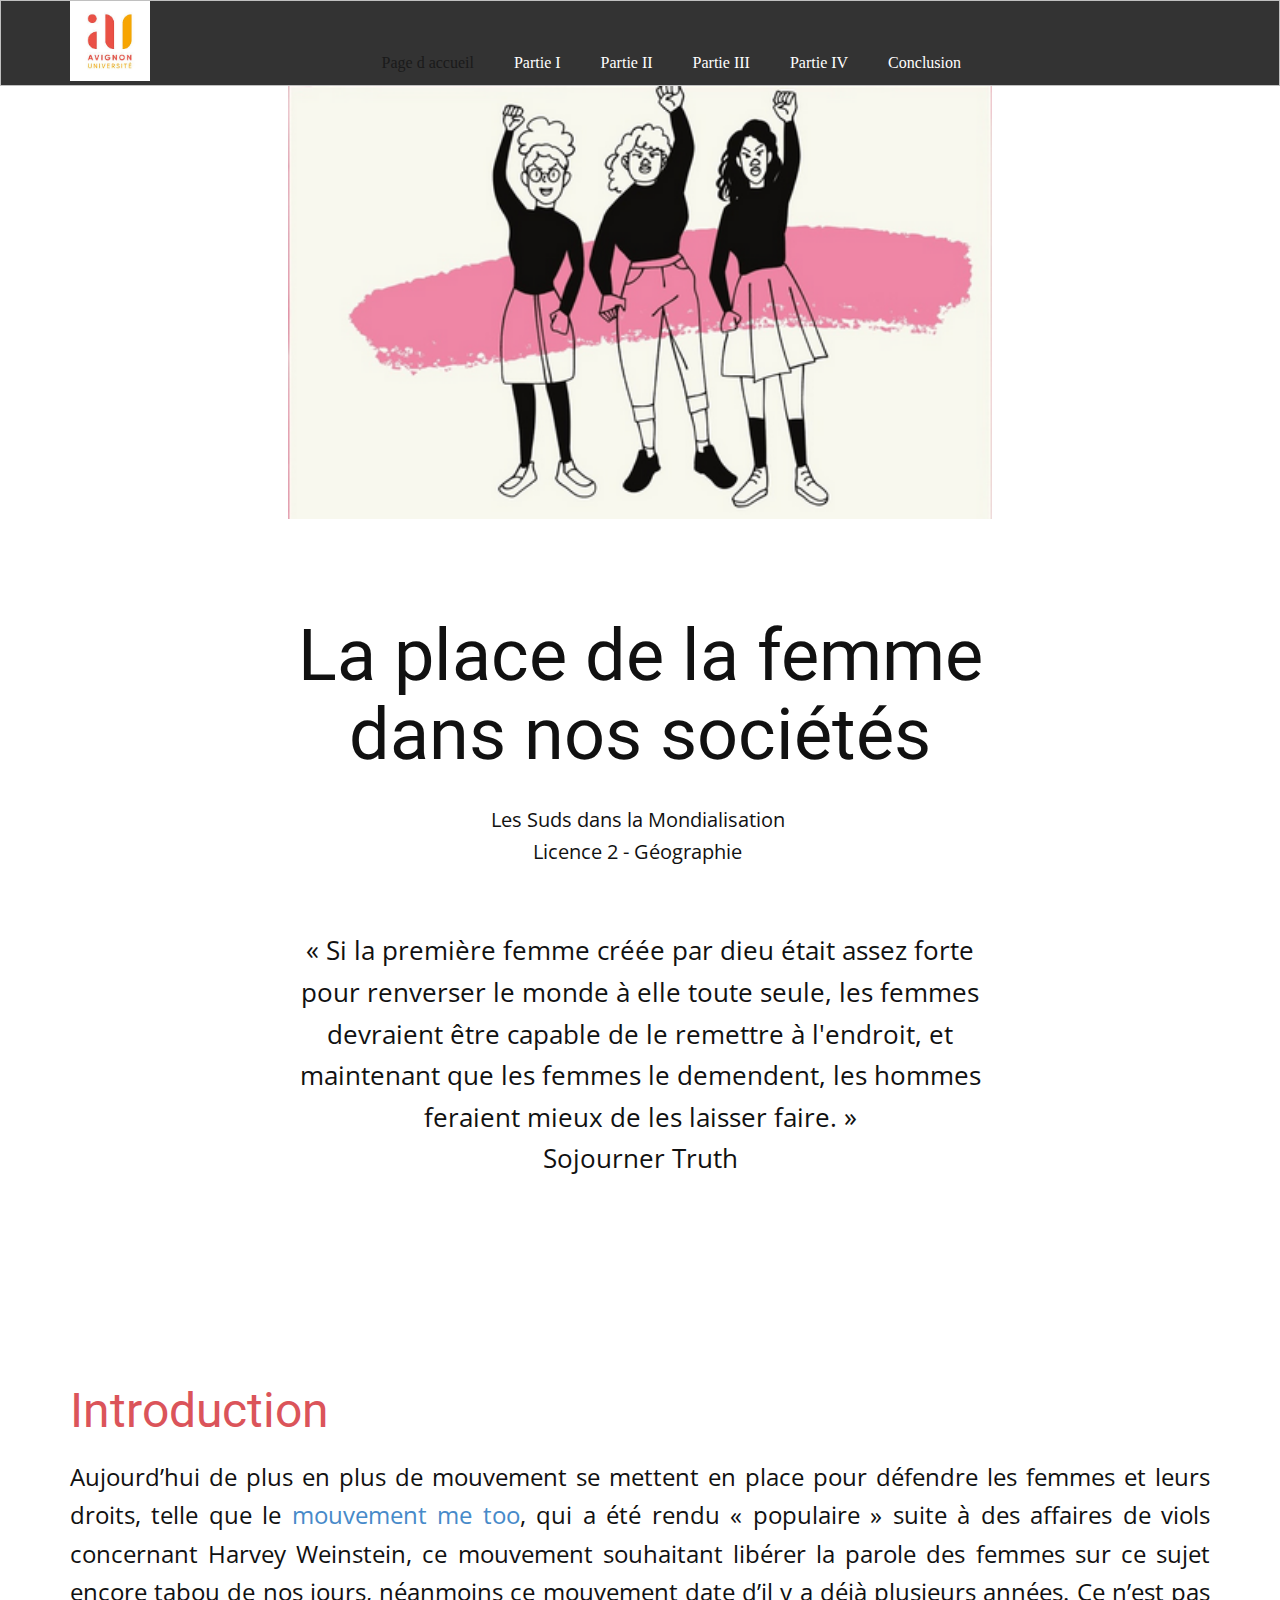
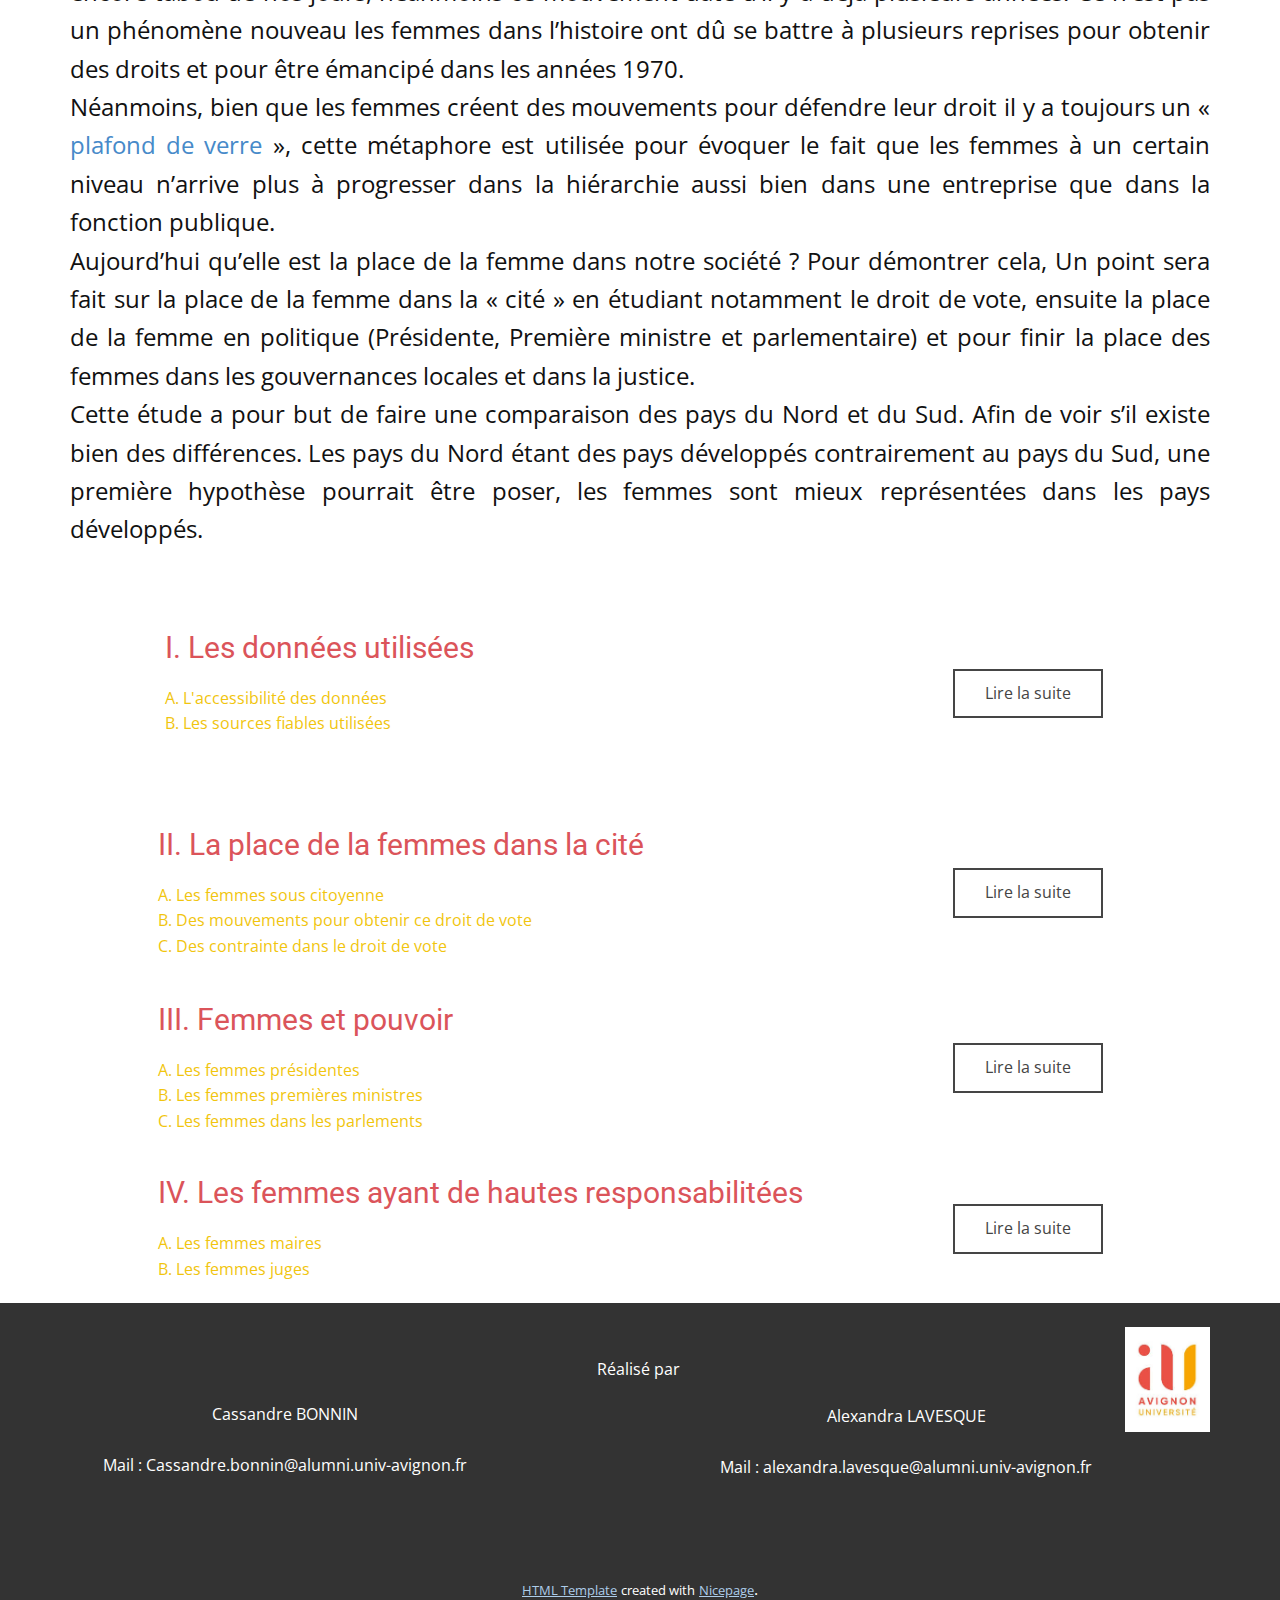
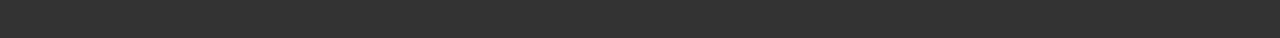
<file: index.html>
<!DOCTYPE html>
<html style="font-size: 16px;">
  <head>
    <meta name="viewport" content="width=device-width, initial-scale=1.0">
    <meta charset="utf-8">
    <meta name="keywords" content="La place de la femmedans nos sociétés, Essayez maintenant!">
    <meta name="description" content="">
    <meta name="page_type" content="np-template-header-footer-from-plugin">
    <title>Page d accueil</title>
    <link rel="stylesheet" href="nicepage.css" media="screen">
<link rel="stylesheet" href="Page-d-accueil.css" media="screen">
    <script class="u-script" type="text/javascript" src="jquery.js" defer=""></script>
    <script class="u-script" type="text/javascript" src="nicepage.js" defer=""></script>
    
    
    
    
    
    
    
    <link id="u-theme-google-font" rel="stylesheet" href="https://fonts.googleapis.com/css?family=Roboto:100,100i,300,300i,400,400i,500,500i,700,700i,900,900i|Open+Sans:300,300i,400,400i,600,600i,700,700i,800,800i">
    <script type="application/ld+json">{
		"@context": "http://schema.org",
		"@type": "Organization",
		"name": "",
		"url": "index.html",
		"logo": "images/Logouniversit.jpg"
}</script>
    <meta property="og:title" content="Page d accueil">
    <meta property="og:type" content="website">
    <meta name="theme-color" content="#478ac9">
    <link rel="canonical" href="index.html">
    <meta property="og:url" content="index.html">
  </head>
  <body data-home-page="Page-d-accueil.html" data-home-page-title="Page d accueil" class="u-body"><header class="u-align-center-xs u-border-1 u-border-grey-25 u-clearfix u-grey-80 u-header u-header" id="sec-0485"><div class="u-clearfix u-sheet u-valign-middle u-sheet-1">
        <a href="#" class="u-image u-logo u-image-1" data-image-width="225" data-image-height="225">
          <img src="images/Logouniversit.jpg" class="u-logo-image u-logo-image-1" data-image-width="80">
        </a>
        <nav class="u-align-left u-menu u-menu-dropdown u-nav-spacing-25 u-offcanvas u-menu-1">
          <div class="menu-collapse">
            <a class="u-button-style u-custom-text-color u-nav-link" href="#" style="padding: 4px 0; font-size: calc(1em + 8px);">
              <svg class="u-svg-link" preserveAspectRatio="xMidYMin slice" viewBox="0 0 302 302" style="undefined"><use xmlns:xlink="http://www.w3.org/1999/xlink" xlink:href="#svg-7b92"></use></svg>
              <svg xmlns="http://www.w3.org/2000/svg" xmlns:xlink="http://www.w3.org/1999/xlink" version="1.1" id="svg-7b92" x="0px" y="0px" viewBox="0 0 302 302" style="enable-background:new 0 0 302 302;" xml:space="preserve" class="u-svg-content"><g><rect y="36" width="302" height="30"></rect><rect y="236" width="302" height="30"></rect><rect y="136" width="302" height="30"></rect>
</g><g></g><g></g><g></g><g></g><g></g><g></g><g></g><g></g><g></g><g></g><g></g><g></g><g></g><g></g><g></g></svg>
            </a>
          </div>
          <div class="u-custom-menu u-nav-container">
            <ul class="u-nav u-unstyled u-nav-1"><li class="u-nav-item"><a class="u-button-style u-nav-link u-text-active-grey-90 u-text-hover-grey-70" href="Page-d-accueil.html" style="padding: 10px 20px;">Page d accueil</a>
</li><li class="u-nav-item"><a class="u-button-style u-nav-link u-text-active-grey-90 u-text-hover-grey-70" href="Partie-I.html" style="padding: 10px 20px;">Partie I</a>
</li><li class="u-nav-item"><a class="u-button-style u-nav-link u-text-active-grey-90 u-text-hover-grey-70" href="Partie-II.html" style="padding: 10px 20px;">Partie II</a>
</li><li class="u-nav-item"><a class="u-button-style u-nav-link u-text-active-grey-90 u-text-hover-grey-70" href="Partie-III.html" style="padding: 10px 20px;">Partie III</a>
</li><li class="u-nav-item"><a class="u-button-style u-nav-link u-text-active-grey-90 u-text-hover-grey-70" href="Partie-IV.html" style="padding: 10px 20px;">Partie IV</a>
</li><li class="u-nav-item"><a class="u-button-style u-nav-link u-text-active-grey-90 u-text-hover-grey-70" style="padding: 10px 20px;" href="Conclusion.html">Conclusion</a>
</li></ul>
          </div>
          <div class="u-custom-menu u-nav-container-collapse">
            <div class="u-align-center u-black u-container-style u-inner-container-layout u-opacity u-opacity-95 u-sidenav">
              <div class="u-menu-close"></div>
              <ul class="u-align-center u-nav u-popupmenu-items u-unstyled u-nav-2"><li class="u-nav-item"><a class="u-button-style u-nav-link" href="Page-d-accueil.html" style="padding: 10px 20px;">Page d accueil</a>
</li><li class="u-nav-item"><a class="u-button-style u-nav-link" href="Partie-I.html" style="padding: 10px 20px;">Partie I</a>
</li><li class="u-nav-item"><a class="u-button-style u-nav-link" href="Partie-II.html" style="padding: 10px 20px;">Partie II</a>
</li><li class="u-nav-item"><a class="u-button-style u-nav-link" href="Partie-III.html" style="padding: 10px 20px;">Partie III</a>
</li><li class="u-nav-item"><a class="u-button-style u-nav-link" href="Partie-IV.html" style="padding: 10px 20px;">Partie IV</a>
</li><li class="u-nav-item"><a class="u-button-style u-nav-link" style="padding: 10px 20px;" href="Conclusion.html">Conclusion</a>
</li></ul>
            </div>
            <div class="u-black u-menu-overlay u-opacity u-opacity-70"></div>
          </div>
        </nav>
      </div></header>
    <section class="u-align-center u-clearfix u-section-1" id="sec-a3be">
      <div class="u-clearfix u-sheet u-valign-top u-sheet-1">
        <img src="images/Laplacedelafemmedansnossocits.png" alt="" class="u-image u-image-default u-image-1" data-image-width="446" data-image-height="274">
        <h1 class="u-heading-font u-text u-title u-text-1">La place de la femme<br>dans nos sociétés
        </h1>
        <p class="u-large-text u-text u-text-variant u-text-2"> Les Suds dans la Mondialisation&nbsp;<br>Licence 2 - Géographie&nbsp;<br>
          <br>
        </p>
        <p class="u-text u-text-3">« Si la première femme créée par dieu était assez forte pour renverser le monde à elle toute seule, les femmes devraient être capable de le remettre à l'endroit, et maintenant que les femmes le demendent, les hommes feraient mieux de les laisser faire. »<br>Sojourner Truth
        </p>
      </div>
    </section>
    <section class="u-align-left u-clearfix u-section-2" id="sec-46ec">
      <div class="u-align-center u-clearfix u-sheet u-sheet-1">
        <h1 class="u-text u-text-palette-2-base u-text-1">Introduction&nbsp;</h1>
        <p class="u-align-justify u-text u-text-default u-text-2">Aujourd’hui de plus en plus de mouvement se mettent en place pour défendre les femmes et leurs droits, telle que le <a href="https://www.franceinter.fr/societe/les-dates-cle-du-mouvement-metoo ">mouvement me too</a>, qui a été rendu « populaire » suite à des affaires de viols concernant Harvey Weinstein, ce mouvement souhaitant libérer la parole des femmes sur ce sujet encore tabou de nos jours, néanmoins ce mouvement date d’il y a déjà plusieurs années.&nbsp;Ce n’est pas un phénomène nouveau les femmes dans l’histoire ont dû se battre à plusieurs reprises pour obtenir des droits et pour être émancipé dans les années 1970.&nbsp;<br>Néanmoins, bien que les femmes créent des mouvements pour défendre leur droit il y a toujours un « <a href="https://igvm-iefh.belgium.be/fr/activites/emploi/plafond_de_verre">plafond de verre</a> », cette métaphore est utilisée pour évoquer le fait que les femmes à un certain niveau n’arrive plus à progresser dans la hiérarchie aussi bien dans une entreprise que dans la fonction publique.&nbsp;<br>Aujourd’hui qu’elle est la place de la femme dans notre société ? Pour démontrer cela, Un point sera fait sur la place de la femme dans la « cité » en étudiant notamment le droit de vote, ensuite la place de la femme en politique (Présidente, Première ministre et parlementaire) et pour finir la place des femmes dans les gouvernances locales et dans la justice.<br>Cette étude a pour but de faire une comparaison des pays du Nord et du Sud. Afin de voir s’il existe bien des différences. Les pays du Nord étant des pays développés contrairement au pays du Sud, une première hypothèse pourrait être poser, les femmes sont mieux représentées dans les pays développés.&nbsp;
        </p>
      </div>
    </section>
    <section class="u-clearfix u-section-3" id="sec-fc00">
      <div class="u-clearfix u-sheet u-sheet-1">
        <div class="u-clearfix u-layout-wrap u-layout-wrap-1">
          <div class="u-layout">
            <div class="u-layout-row">
              <div class="u-align-left u-container-style u-layout-cell u-left-cell u-size-43 u-layout-cell-1">
                <div class="u-container-layout u-valign-middle u-container-layout-1">
                  <h3 class="u-text u-text-palette-2-base u-text-1">I. Les données utilisées</h3>
                  <p class="u-text u-text-default u-text-palette-3-base u-text-2"> A. L'accessibilité des données<br>B. Les sources fiables utilisées
                  </p>
                </div>
              </div>
              <div class="u-align-left u-container-style u-layout-cell u-right-cell u-size-17 u-layout-cell-2">
                <div class="u-container-layout u-valign-middle u-container-layout-2">
                  <a href="Partie-I.html" class="u-border-2 u-border-grey-dark-1 u-btn u-btn-rectangle u-button-style u-none u-btn-1">Lire la suite</a>
                </div>
              </div>
            </div>
          </div>
        </div>
      </div>
    </section>
    <section class="u-clearfix u-section-4" id="sec-944b">
      <div class="u-clearfix u-sheet u-valign-middle u-sheet-1">
        <div class="u-clearfix u-layout-wrap u-layout-wrap-1">
          <div class="u-layout">
            <div class="u-layout-row">
              <div class="u-align-left u-container-style u-layout-cell u-left-cell u-size-43 u-layout-cell-1">
                <div class="u-container-layout u-valign-middle u-container-layout-1">
                  <h3 class="u-text u-text-palette-2-base u-text-1">II. La place de la femmes dans la cité</h3>
                  <p class="u-text u-text-palette-3-base u-text-2">A. Les femmes sous citoyenne<br>B. Des mouvements pour obtenir ce droit de vote<br>C. Des contrainte dans le droit de vote
                  </p>
                </div>
              </div>
              <div class="u-align-left u-container-style u-layout-cell u-right-cell u-size-17 u-layout-cell-2">
                <div class="u-container-layout u-valign-middle u-container-layout-2">
                  <a href="Partie-II.html" class="u-border-2 u-border-grey-dark-1 u-btn u-btn-rectangle u-button-style u-none u-btn-1">Lire la suite</a>
                </div>
              </div>
            </div>
          </div>
        </div>
      </div>
    </section>
    <section class="u-clearfix u-section-5" id="sec-5da1">
      <div class="u-clearfix u-sheet u-sheet-1">
        <div class="u-clearfix u-layout-wrap u-layout-wrap-1">
          <div class="u-layout">
            <div class="u-layout-row">
              <div class="u-align-left u-container-style u-layout-cell u-left-cell u-size-43 u-layout-cell-1">
                <div class="u-container-layout u-valign-middle u-container-layout-1">
                  <h3 class="u-text u-text-palette-2-base u-text-1">III. Femmes et pouvoir</h3>
                  <p class="u-text u-text-palette-3-base u-text-2"> A. Les femmes présidentes<br>B. Les femmes premières ministres<br>C. Les femmes dans les parlements
                  </p>
                </div>
              </div>
              <div class="u-align-left u-container-style u-layout-cell u-right-cell u-size-17 u-layout-cell-2">
                <div class="u-container-layout u-valign-middle u-container-layout-2">
                  <a href="Partie-III.html" class="u-border-2 u-border-grey-dark-1 u-btn u-btn-rectangle u-button-style u-none u-btn-1">Lire la suite</a>
                </div>
              </div>
            </div>
          </div>
        </div>
      </div>
    </section>
    <section class="u-clearfix u-section-6" id="sec-2738">
      <div class="u-clearfix u-sheet u-sheet-1">
        <div class="u-clearfix u-layout-wrap u-layout-wrap-1">
          <div class="u-layout">
            <div class="u-layout-row">
              <div class="u-align-left u-container-style u-layout-cell u-left-cell u-size-43 u-layout-cell-1">
                <div class="u-container-layout u-valign-middle u-container-layout-1">
                  <h3 class="u-text u-text-palette-2-base u-text-1">IV. Les femmes ayant de hautes responsabilitées</h3>
                  <p class="u-text u-text-palette-3-base u-text-2"> A. Les femmes maires<br>B. Les femmes juges
                  </p>
                </div>
              </div>
              <div class="u-align-left u-container-style u-layout-cell u-right-cell u-size-17 u-layout-cell-2">
                <div class="u-container-layout u-valign-middle u-container-layout-2">
                  <a href="Partie-IV.html" class="u-border-2 u-border-grey-dark-1 u-btn u-btn-rectangle u-button-style u-none u-btn-1">Lire la suite</a>
                </div>
              </div>
            </div>
          </div>
        </div>
      </div>
    </section>
    
    
    <footer class="u-align-right u-clearfix u-footer u-grey-80 u-footer" id="sec-b68e"><div class="u-clearfix u-sheet u-sheet-1">
        <img src="images/Logouniversit.jpg" alt="" class="u-image u-image-default u-image-1">
        <p class="u-align-center u-small-text u-text u-text-variant u-text-1">Réalisé par&nbsp;</p>
        <p class="u-align-center u-text u-text-default u-text-2">Cassandre BONNIN<br>
          <br>Mail : Cassandre.bonnin@alumni.univ-avignon.fr
        </p>
        <p class="u-align-center u-text u-text-default u-text-3">Alexandra LAVESQUE<br>
          <br>Mail : alexandra.lavesque@alumni.univ-avignon.fr
        </p>
      </div></footer>
    <section class="u-backlink u-clearfix u-grey-80">
      <a class="u-link" href="https://nicepage.com/html-templates" target="_blank">
        <span>HTML Template</span>
      </a>
      <p class="u-text">
        <span>created with</span>
      </p>
      <a class="u-link" href="https://nicepage.com/html-templates" target="_blank">
        <span>Nicepage</span>
      </a>. 
    </section>
  </body>
</html>
</file>
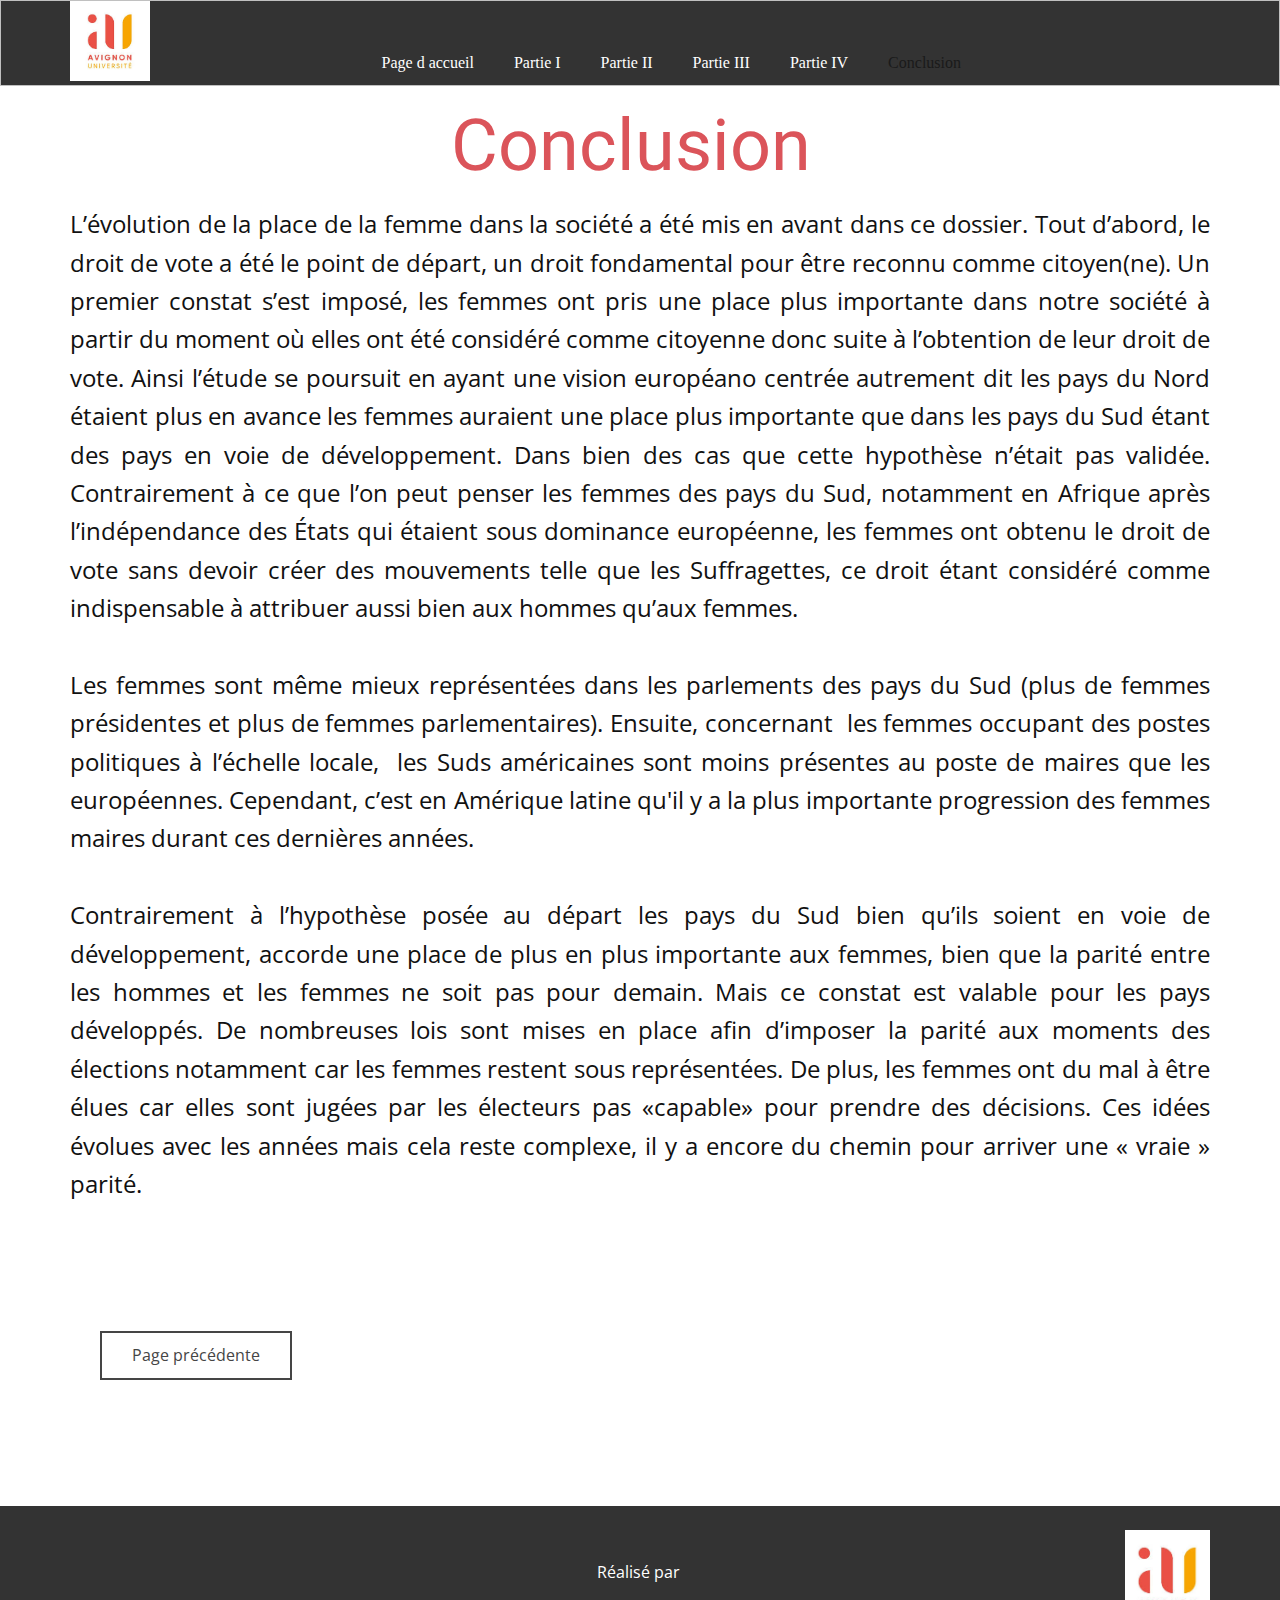
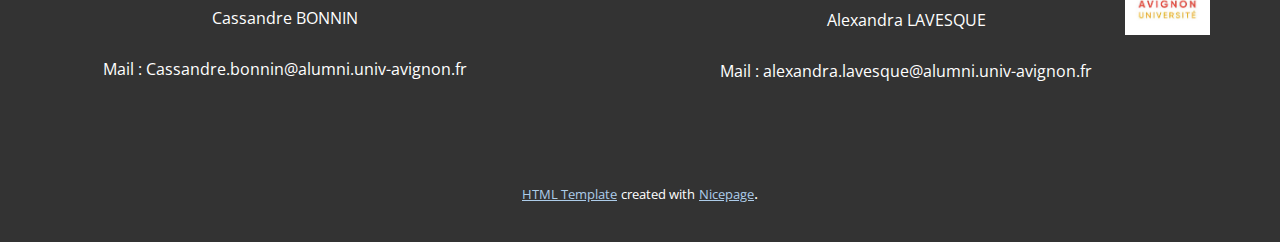
<file: Conclusion.html>
<!DOCTYPE html>
<html style="font-size: 16px;">
  <head>
    <meta name="viewport" content="width=device-width, initial-scale=1.0">
    <meta charset="utf-8">
    <meta name="keywords" content="Conclusion">
    <meta name="description" content="">
    <meta name="page_type" content="np-template-header-footer-from-plugin">
    <title>Conclusion</title>
    <link rel="stylesheet" href="nicepage.css" media="screen">
<link rel="stylesheet" href="Conclusion.css" media="screen">
    <script class="u-script" type="text/javascript" src="jquery.js" defer=""></script>
    <script class="u-script" type="text/javascript" src="nicepage.js" defer=""></script>
    
    
    
    <link id="u-theme-google-font" rel="stylesheet" href="https://fonts.googleapis.com/css?family=Roboto:100,100i,300,300i,400,400i,500,500i,700,700i,900,900i|Open+Sans:300,300i,400,400i,600,600i,700,700i,800,800i">
    <script type="application/ld+json">{
		"@context": "http://schema.org",
		"@type": "Organization",
		"name": "",
		"url": "index.html",
		"logo": "images/Logouniversit.jpg"
}</script>
    <meta property="og:title" content="Conclusion">
    <meta property="og:type" content="website">
    <meta name="theme-color" content="#478ac9">
    <link rel="canonical" href="index.html">
    <meta property="og:url" content="index.html">
  </head>
  <body class="u-body"><header class="u-align-center-xs u-border-1 u-border-grey-25 u-clearfix u-grey-80 u-header u-header" id="sec-0485"><div class="u-clearfix u-sheet u-valign-middle u-sheet-1">
        <a href="#" class="u-image u-logo u-image-1" data-image-width="225" data-image-height="225">
          <img src="images/Logouniversit.jpg" class="u-logo-image u-logo-image-1" data-image-width="80">
        </a>
        <nav class="u-align-left u-menu u-menu-dropdown u-nav-spacing-25 u-offcanvas u-menu-1">
          <div class="menu-collapse">
            <a class="u-button-style u-custom-text-color u-nav-link" href="#" style="padding: 4px 0; font-size: calc(1em + 8px);">
              <svg class="u-svg-link" preserveAspectRatio="xMidYMin slice" viewBox="0 0 302 302" style="undefined"><use xmlns:xlink="http://www.w3.org/1999/xlink" xlink:href="#svg-7b92"></use></svg>
              <svg xmlns="http://www.w3.org/2000/svg" xmlns:xlink="http://www.w3.org/1999/xlink" version="1.1" id="svg-7b92" x="0px" y="0px" viewBox="0 0 302 302" style="enable-background:new 0 0 302 302;" xml:space="preserve" class="u-svg-content"><g><rect y="36" width="302" height="30"></rect><rect y="236" width="302" height="30"></rect><rect y="136" width="302" height="30"></rect>
</g><g></g><g></g><g></g><g></g><g></g><g></g><g></g><g></g><g></g><g></g><g></g><g></g><g></g><g></g><g></g></svg>
            </a>
          </div>
          <div class="u-custom-menu u-nav-container">
            <ul class="u-nav u-unstyled u-nav-1"><li class="u-nav-item"><a class="u-button-style u-nav-link u-text-active-grey-90 u-text-hover-grey-70" href="Page-d-accueil.html" style="padding: 10px 20px;">Page d accueil</a>
</li><li class="u-nav-item"><a class="u-button-style u-nav-link u-text-active-grey-90 u-text-hover-grey-70" href="Partie-I.html" style="padding: 10px 20px;">Partie I</a>
</li><li class="u-nav-item"><a class="u-button-style u-nav-link u-text-active-grey-90 u-text-hover-grey-70" href="Partie-II.html" style="padding: 10px 20px;">Partie II</a>
</li><li class="u-nav-item"><a class="u-button-style u-nav-link u-text-active-grey-90 u-text-hover-grey-70" href="Partie-III.html" style="padding: 10px 20px;">Partie III</a>
</li><li class="u-nav-item"><a class="u-button-style u-nav-link u-text-active-grey-90 u-text-hover-grey-70" href="Partie-IV.html" style="padding: 10px 20px;">Partie IV</a>
</li><li class="u-nav-item"><a class="u-button-style u-nav-link u-text-active-grey-90 u-text-hover-grey-70" style="padding: 10px 20px;" href="Conclusion.html">Conclusion</a>
</li></ul>
          </div>
          <div class="u-custom-menu u-nav-container-collapse">
            <div class="u-align-center u-black u-container-style u-inner-container-layout u-opacity u-opacity-95 u-sidenav">
              <div class="u-menu-close"></div>
              <ul class="u-align-center u-nav u-popupmenu-items u-unstyled u-nav-2"><li class="u-nav-item"><a class="u-button-style u-nav-link" href="Page-d-accueil.html" style="padding: 10px 20px;">Page d accueil</a>
</li><li class="u-nav-item"><a class="u-button-style u-nav-link" href="Partie-I.html" style="padding: 10px 20px;">Partie I</a>
</li><li class="u-nav-item"><a class="u-button-style u-nav-link" href="Partie-II.html" style="padding: 10px 20px;">Partie II</a>
</li><li class="u-nav-item"><a class="u-button-style u-nav-link" href="Partie-III.html" style="padding: 10px 20px;">Partie III</a>
</li><li class="u-nav-item"><a class="u-button-style u-nav-link" href="Partie-IV.html" style="padding: 10px 20px;">Partie IV</a>
</li><li class="u-nav-item"><a class="u-button-style u-nav-link" style="padding: 10px 20px;" href="Conclusion.html">Conclusion</a>
</li></ul>
            </div>
            <div class="u-black u-menu-overlay u-opacity u-opacity-70"></div>
          </div>
        </nav>
      </div></header>
    <section class="u-align-center u-clearfix u-section-1" id="sec-a938">
      <div class="u-clearfix u-sheet u-sheet-1">
        <h1 class="u-text u-text-default u-text-palette-2-base u-title u-text-1"> Conclusion&nbsp;</h1>
        <p class="u-align-justify u-text u-text-default u-text-2">L’évolution de la place de la femme dans la société a été mis en avant dans ce dossier. Tout d’abord, le droit de vote a été le point de départ, un droit fondamental pour être reconnu comme citoyen(ne). Un premier constat s’est imposé, les femmes ont pris une place plus importante dans notre société à partir du moment où elles ont été considéré comme citoyenne donc suite à l’obtention de leur droit de vote. Ainsi l’étude se poursuit en ayant une vision européano centrée autrement dit les pays du Nord étaient plus en avance les femmes auraient une place plus importante que dans les pays du Sud étant des pays en voie de développement. Dans bien des cas que cette hypothèse n’était pas validée. Contrairement à ce que l’on peut penser les femmes des pays du Sud, notamment en Afrique après l’indépendance des États qui étaient sous dominance européenne, les femmes ont obtenu le droit de vote sans devoir créer des mouvements telle que les Suffragettes, ce droit étant considéré comme indispensable à attribuer aussi bien aux hommes qu’aux femmes.&nbsp;<br>
          <br>Les femmes sont même mieux représentées dans les parlements des pays du Sud (plus de femmes présidentes et plus de femmes parlementaires).&nbsp;Ensuite, concernant&nbsp; les femmes occupant des postes politiques à l’échelle locale,&nbsp; les Suds américaines sont moins présentes au poste de maires que les européennes. Cependant, c’est en Amérique latine qu'il y a la plus importante progression des femmes maires durant ces dernières années.&nbsp;<br>
          <br>Contrairement à l’hypothèse posée au départ les pays du Sud bien qu’ils soient en voie de développement, accorde une place de plus en plus importante aux femmes, bien que la parité entre les hommes et les femmes ne soit pas pour demain. Mais ce constat est valable pour les pays développés. De nombreuses lois sont mises en place afin d’imposer la parité aux moments des élections notamment car les femmes restent sous représentées. De plus, les femmes ont du mal à être élues car elles sont jugées par les électeurs pas «capable» pour prendre des décisions. Ces idées évolues avec les années mais cela reste complexe, il y a encore du chemin pour arriver une « vraie » parité.
        </p>
      </div>
    </section>
    <section class="u-clearfix u-section-2" id="sec-4de0">
      <div class="u-clearfix u-sheet u-sheet-1">
        <div class="u-clearfix u-expanded-width u-layout-wrap u-layout-wrap-1">
          <div class="u-layout">
            <div class="u-layout-row">
              <div class="u-container-style u-layout-cell u-left-cell u-size-30 u-layout-cell-1">
                <div class="u-container-layout u-valign-middle u-container-layout-1">
                  <a href="Partie-IV.html" class="u-border-2 u-border-grey-dark-1 u-btn u-btn-rectangle u-button-style u-none u-btn-1">Page précédente</a>
                </div>
              </div>
              <div class="u-container-style u-layout-cell u-right-cell u-size-30 u-layout-cell-2">
                <div class="u-container-layout u-container-layout-2"></div>
              </div>
            </div>
          </div>
        </div>
      </div>
    </section>
    
    
    <footer class="u-align-right u-clearfix u-footer u-grey-80 u-footer" id="sec-b68e"><div class="u-clearfix u-sheet u-sheet-1">
        <img src="images/Logouniversit.jpg" alt="" class="u-image u-image-default u-image-1">
        <p class="u-align-center u-small-text u-text u-text-variant u-text-1">Réalisé par&nbsp;</p>
        <p class="u-align-center u-text u-text-default u-text-2">Cassandre BONNIN<br>
          <br>Mail : Cassandre.bonnin@alumni.univ-avignon.fr
        </p>
        <p class="u-align-center u-text u-text-default u-text-3">Alexandra LAVESQUE<br>
          <br>Mail : alexandra.lavesque@alumni.univ-avignon.fr
        </p>
      </div></footer>
    <section class="u-backlink u-clearfix u-grey-80">
      <a class="u-link" href="https://nicepage.com/html-templates" target="_blank">
        <span>HTML Template</span>
      </a>
      <p class="u-text">
        <span>created with</span>
      </p>
      <a class="u-link" href="https://nicepage.com/html-templates" target="_blank">
        <span>Nicepage</span>
      </a>. 
    </section>
  </body>
</html>
</file>
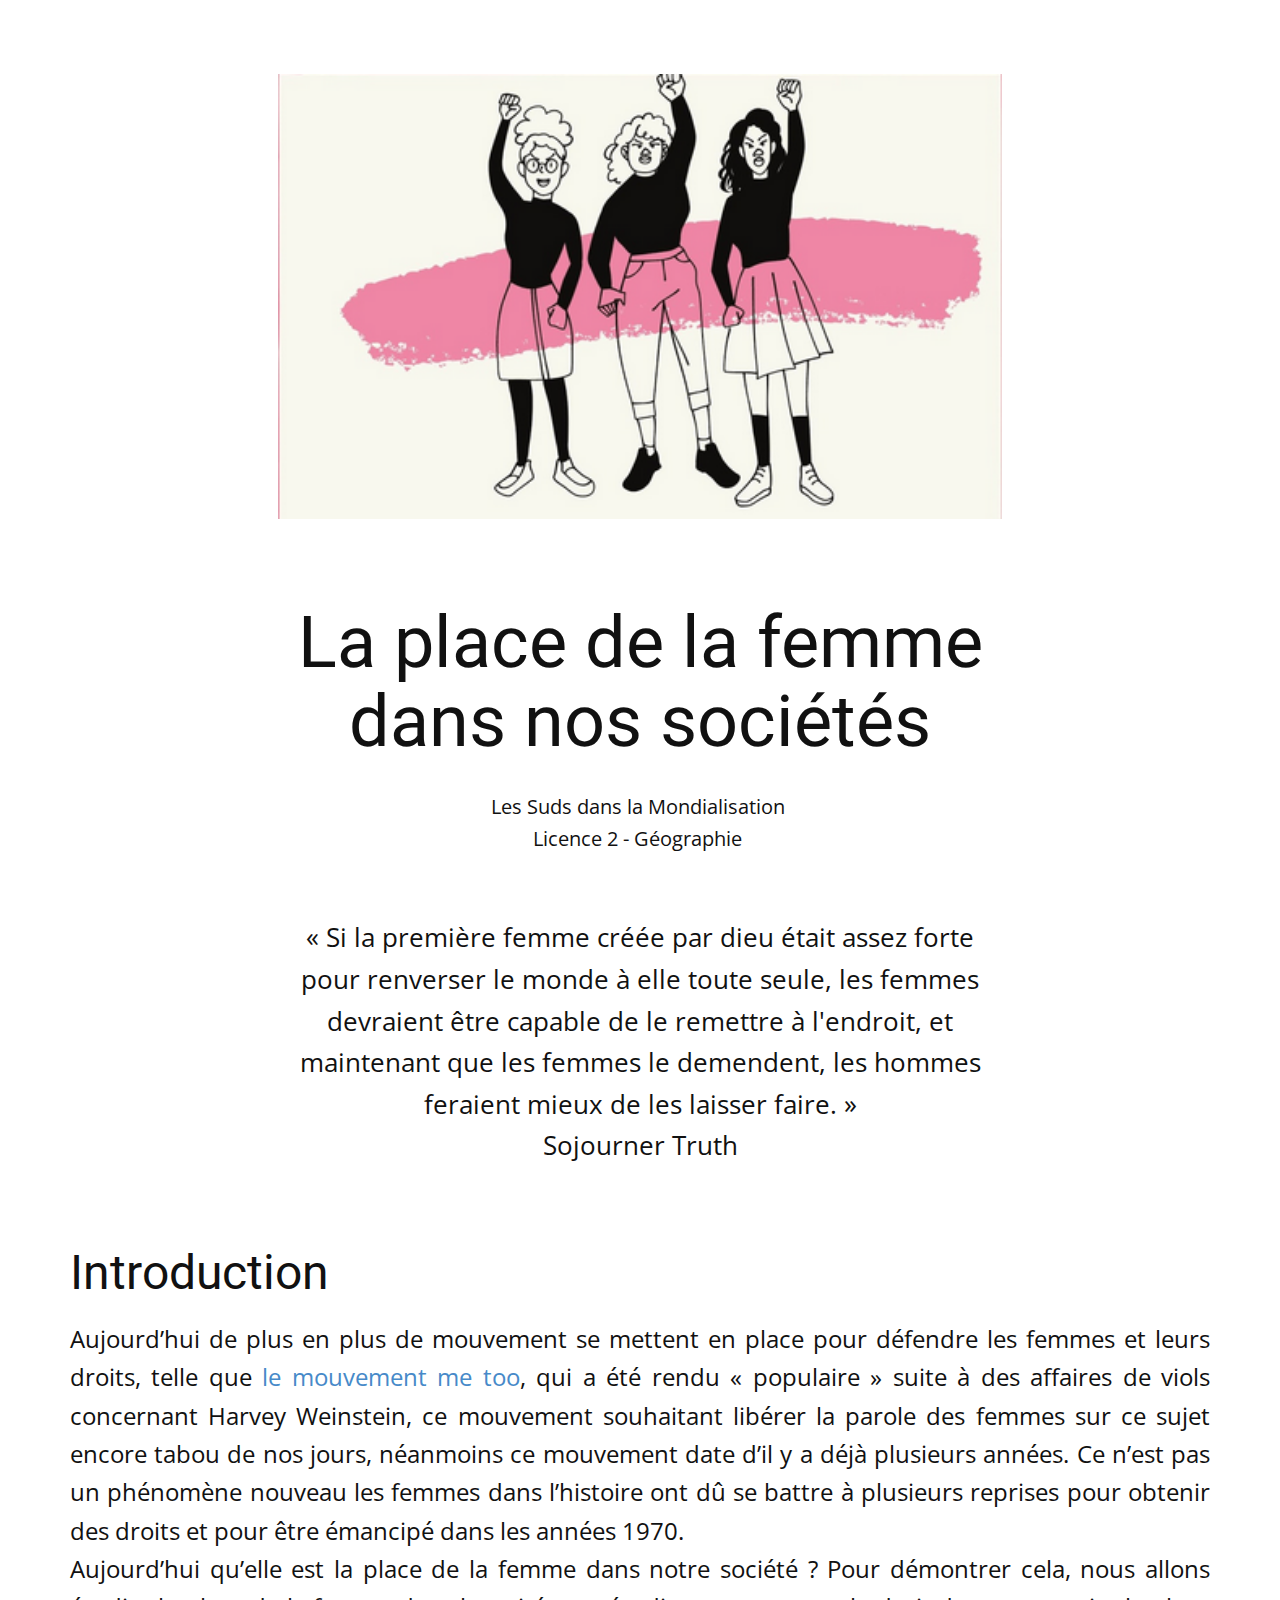
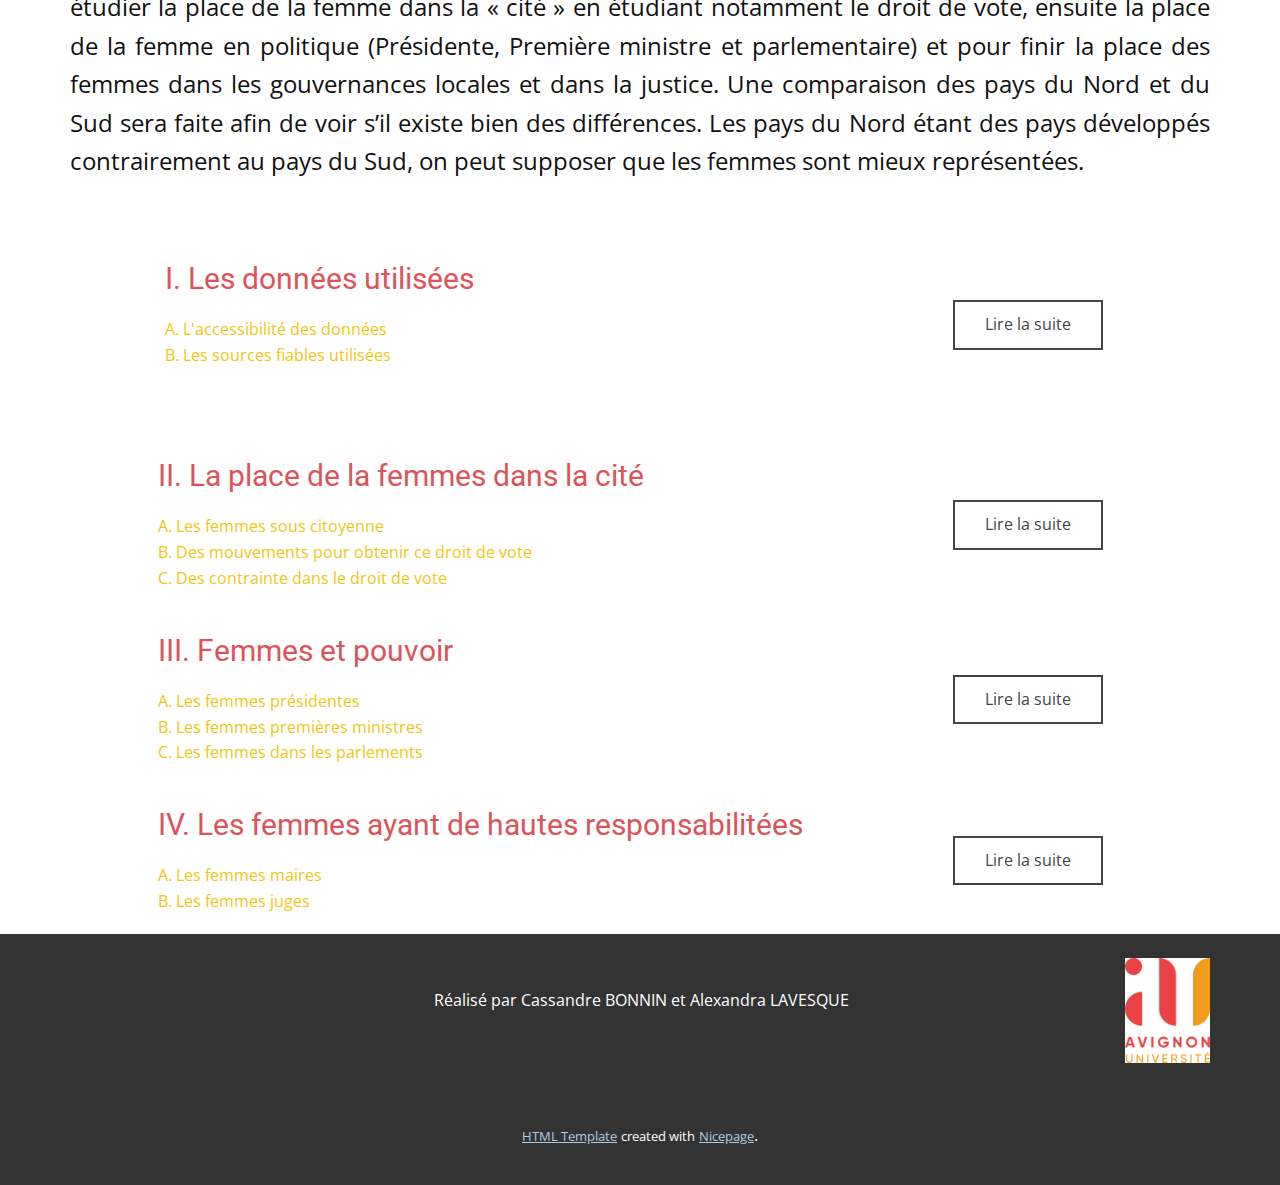
<file: Page-1.html>
<!DOCTYPE html>
<html style="font-size: 16px;">
  <head>
    <meta name="viewport" content="width=device-width, initial-scale=1.0">
    <meta charset="utf-8">
    <meta name="keywords" content="La place de la femmedans nos sociétés, Essayez maintenant!">
    <meta name="description" content="">
    <meta name="page_type" content="np-template-header-footer-from-plugin">
    <title>Page 1</title>
    <link rel="stylesheet" href="nicepage.css" media="screen">
<link rel="stylesheet" href="Page-1.css" media="screen">
    <script class="u-script" type="text/javascript" src="jquery.js" defer=""></script>
    <script class="u-script" type="text/javascript" src="nicepage.js" defer=""></script>
    
    
    
    
    
    
    
    <link id="u-theme-google-font" rel="stylesheet" href="https://fonts.googleapis.com/css?family=Roboto:100,100i,300,300i,400,400i,500,500i,700,700i,900,900i|Open+Sans:300,300i,400,400i,600,600i,700,700i,800,800i">
    <script type="application/ld+json">{
		"@context": "http://schema.org",
		"@type": "Organization",
		"name": "",
		"url": "index.html"
}</script>
    <meta property="og:title" content="Page 1">
    <meta property="og:type" content="website">
    <meta name="theme-color" content="#478ac9">
    <link rel="canonical" href="index.html">
    <meta property="og:url" content="index.html">
  </head>
  <body class="u-body"><header class="u-clearfix u-header u-header" id="sec-0485"><div class="u-clearfix u-sheet u-sheet-1">
        <nav class="u-menu u-menu-dropdown u-offcanvas u-menu-1">
          <div class="menu-collapse" style="font-size: 1rem; letter-spacing: 0;">
            <a class="u-button-style u-custom-left-right-menu-spacing u-custom-padding-bottom u-custom-top-bottom-menu-spacing u-nav-link u-text-active-palette-1-base u-text-hover-palette-2-base" href="#">
              <svg><use xmlns:xlink="http://www.w3.org/1999/xlink" xlink:href="#menu-hamburger"></use></svg>
              <svg version="1.1" xmlns="http://www.w3.org/2000/svg" xmlns:xlink="http://www.w3.org/1999/xlink"><defs><symbol id="menu-hamburger" viewBox="0 0 16 16" style="width: 16px; height: 16px;"><rect y="1" width="16" height="2"></rect><rect y="7" width="16" height="2"></rect><rect y="13" width="16" height="2"></rect>
</symbol>
</defs></svg>
            </a>
          </div>
          <div class="u-nav-container">
            <ul class="u-nav u-unstyled u-nav-1"><li class="u-nav-item"><a class="u-button-style u-nav-link u-text-active-palette-1-base u-text-hover-palette-2-base" href="Page-1.html" style="padding: 10px 20px;">Page 1</a>
</li><li class="u-nav-item"><a class="u-button-style u-nav-link u-text-active-palette-1-base u-text-hover-palette-2-base" href="Page-2.html" style="padding: 10px 20px;">Page 2</a>
</li><li class="u-nav-item"><a class="u-button-style u-nav-link u-text-active-palette-1-base u-text-hover-palette-2-base" href="Page-3.html" style="padding: 10px 20px;">Page 3</a>
</li><li class="u-nav-item"><a class="u-button-style u-nav-link u-text-active-palette-1-base u-text-hover-palette-2-base" href="Page-4.html" style="padding: 10px 20px;">Page 4</a>
</li><li class="u-nav-item"><a class="u-button-style u-nav-link u-text-active-palette-1-base u-text-hover-palette-2-base" href="Page-5.html" style="padding: 10px 20px;">Page 5</a>
</li></ul>
          </div>
          <div class="u-nav-container-collapse">
            <div class="u-black u-container-style u-inner-container-layout u-opacity u-opacity-95 u-sidenav">
              <div class="u-menu-close"></div>
              <ul class="u-align-center u-nav u-popupmenu-items u-unstyled u-nav-2"><li class="u-nav-item"><a class="u-button-style u-nav-link" href="Page-1.html">Page 1</a>
</li><li class="u-nav-item"><a class="u-button-style u-nav-link" href="Page-2.html">Page 2</a>
</li><li class="u-nav-item"><a class="u-button-style u-nav-link" href="Page-3.html">Page 3</a>
</li><li class="u-nav-item"><a class="u-button-style u-nav-link" href="Page-4.html">Page 4</a>
</li><li class="u-nav-item"><a class="u-button-style u-nav-link" href="Page-5.html">Page 5</a>
</li></ul>
            </div>
            <div class="u-black u-menu-overlay u-opacity u-opacity-70"></div>
          </div>
        </nav>
      </div></header>
    <section class="u-align-center u-clearfix u-section-1" id="sec-a3be">
      <div class="u-clearfix u-sheet u-valign-top u-sheet-1">
        <img src="images/Laplacedelafemmedansnossocits.png" alt="" class="u-image u-image-default u-image-1" data-image-width="446" data-image-height="274">
        <h1 class="u-heading-font u-text u-title u-text-1">La place de la femme<br>dans nos sociétés
        </h1>
        <p class="u-large-text u-text u-text-variant u-text-2"> Les Suds dans la Mondialisation&nbsp;<br>Licence 2 - Géographie&nbsp;<br>
          <br>
        </p>
        <p class="u-text u-text-3">« Si la première femme créée par dieu était assez forte pour renverser le monde à elle toute seule, les femmes devraient être capable de le remettre à l'endroit, et maintenant que les femmes le demendent, les hommes feraient mieux de les laisser faire. »<br>Sojourner Truth
        </p>
      </div>
    </section>
    <section class="u-align-left u-clearfix u-section-2" id="sec-46ec">
      <div class="u-align-center u-clearfix u-sheet u-sheet-1">
        <h1 class="u-text u-text-default u-text-1">Introduction&nbsp;</h1>
        <p class="u-align-justify u-text u-text-default u-text-2">Aujourd’hui de plus en plus de mouvement se mettent en place pour défendre les femmes et leurs droits, telle que <a href="https://www.franceinter.fr/societe/les-dates-cle-du-mouvement-metoo" target="_blank">le mouvement me too</a>, qui a été rendu « populaire » suite à des affaires de viols concernant Harvey Weinstein, ce mouvement souhaitant libérer la parole des femmes sur ce sujet encore tabou de nos jours, néanmoins ce mouvement date d’il y a déjà plusieurs années.&nbsp;Ce n’est pas un phénomène nouveau les femmes dans l’histoire ont dû se battre à plusieurs reprises pour obtenir des droits et pour être émancipé dans les années 1970.&nbsp;<br>Aujourd’hui qu’elle est la place de la femme dans notre société ? Pour démontrer cela, nous allons étudier la place de la femme dans la « cité » en étudiant notamment le droit de vote, ensuite la place de la femme en politique (Présidente, Première ministre et parlementaire) et pour finir la place des femmes dans les gouvernances locales et dans la justice. Une comparaison des pays du Nord et du Sud sera faite afin de voir s’il existe bien des différences. Les pays du Nord étant des pays développés contrairement au pays du Sud, on peut supposer que les femmes sont mieux représentées.
        </p>
      </div>
    </section>
    <section class="u-clearfix u-section-3" id="sec-fc00">
      <div class="u-clearfix u-sheet u-sheet-1">
        <div class="u-clearfix u-layout-wrap u-layout-wrap-1">
          <div class="u-layout">
            <div class="u-layout-row">
              <div class="u-align-left u-container-style u-layout-cell u-left-cell u-size-43 u-layout-cell-1">
                <div class="u-container-layout u-valign-middle u-container-layout-1">
                  <h3 class="u-text u-text-palette-2-base u-text-1">I. Les données utilisées</h3>
                  <p class="u-text u-text-default u-text-palette-3-base u-text-2"> A. L'accessibilité des données<br>B. Les sources fiables utilisées
                  </p>
                </div>
              </div>
              <div class="u-align-left u-container-style u-layout-cell u-right-cell u-size-17 u-layout-cell-2">
                <div class="u-container-layout u-valign-middle u-container-layout-2">
                  <a href="Page-2.html" class="u-border-2 u-border-grey-dark-1 u-btn u-btn-rectangle u-button-style u-none u-btn-1">Lire la suite</a>
                </div>
              </div>
            </div>
          </div>
        </div>
      </div>
    </section>
    <section class="u-clearfix u-section-4" id="sec-944b">
      <div class="u-clearfix u-sheet u-valign-middle u-sheet-1">
        <div class="u-clearfix u-layout-wrap u-layout-wrap-1">
          <div class="u-layout">
            <div class="u-layout-row">
              <div class="u-align-left u-container-style u-layout-cell u-left-cell u-size-43 u-layout-cell-1">
                <div class="u-container-layout u-valign-middle u-container-layout-1">
                  <h3 class="u-text u-text-palette-2-base u-text-1">II. La place de la femmes dans la cité</h3>
                  <p class="u-text u-text-palette-3-base u-text-2">A. Les femmes sous citoyenne<br>B. Des mouvements pour obtenir ce droit de vote<br>C. Des contrainte dans le droit de vote
                  </p>
                </div>
              </div>
              <div class="u-align-left u-container-style u-layout-cell u-right-cell u-size-17 u-layout-cell-2">
                <div class="u-container-layout u-valign-middle u-container-layout-2">
                  <a href="Page-3.html" class="u-border-2 u-border-grey-dark-1 u-btn u-btn-rectangle u-button-style u-none u-btn-1">Lire la suite</a>
                </div>
              </div>
            </div>
          </div>
        </div>
      </div>
    </section>
    <section class="u-clearfix u-section-5" id="sec-5da1">
      <div class="u-clearfix u-sheet u-sheet-1">
        <div class="u-clearfix u-layout-wrap u-layout-wrap-1">
          <div class="u-layout">
            <div class="u-layout-row">
              <div class="u-align-left u-container-style u-layout-cell u-left-cell u-size-43 u-layout-cell-1">
                <div class="u-container-layout u-valign-middle u-container-layout-1">
                  <h3 class="u-text u-text-palette-2-base u-text-1">III. Femmes et pouvoir</h3>
                  <p class="u-text u-text-palette-3-base u-text-2"> A. Les femmes présidentes<br>B. Les femmes premières ministres<br>C. Les femmes dans les parlements
                  </p>
                </div>
              </div>
              <div class="u-align-left u-container-style u-layout-cell u-right-cell u-size-17 u-layout-cell-2">
                <div class="u-container-layout u-valign-middle u-container-layout-2">
                  <a href="Page-4.html" class="u-border-2 u-border-grey-dark-1 u-btn u-btn-rectangle u-button-style u-none u-btn-1">Lire la suite</a>
                </div>
              </div>
            </div>
          </div>
        </div>
      </div>
    </section>
    <section class="u-clearfix u-section-6" id="sec-2738">
      <div class="u-clearfix u-sheet u-sheet-1">
        <div class="u-clearfix u-layout-wrap u-layout-wrap-1">
          <div class="u-layout">
            <div class="u-layout-row">
              <div class="u-align-left u-container-style u-layout-cell u-left-cell u-size-43 u-layout-cell-1">
                <div class="u-container-layout u-valign-middle u-container-layout-1">
                  <h3 class="u-text u-text-palette-2-base u-text-1">IV. Les femmes ayant de hautes responsabilitées</h3>
                  <p class="u-text u-text-palette-3-base u-text-2"> A. Les femmes maires<br>B. Les femmes juges
                  </p>
                </div>
              </div>
              <div class="u-align-left u-container-style u-layout-cell u-right-cell u-size-17 u-layout-cell-2">
                <div class="u-container-layout u-valign-middle u-container-layout-2">
                  <a href="Page-5.html" class="u-border-2 u-border-grey-dark-1 u-btn u-btn-rectangle u-button-style u-none u-btn-1">Lire la suite</a>
                </div>
              </div>
            </div>
          </div>
        </div>
      </div>
    </section>
    
    
    <footer class="u-align-right u-clearfix u-footer u-grey-80 u-footer" id="sec-b68e"><div class="u-clearfix u-sheet u-sheet-1">
        <img src="images/logouniversitavignon.png" alt="" class="u-image u-image-default u-image-1" data-image-width="202" data-image-height="250">
        <p class="u-small-text u-text u-text-variant u-text-1">Réalisé par Cassandre BONNIN et Alexandra LAVESQUE</p>
      </div></footer>
    <section class="u-backlink u-clearfix u-grey-80">
      <a class="u-link" href="https://nicepage.com/html-templates" target="_blank">
        <span>HTML Template</span>
      </a>
      <p class="u-text">
        <span>created with</span>
      </p>
      <a class="u-link" href="https://nicepage.com/html-templates" target="_blank">
        <span>Nicepage</span>
      </a>. 
    </section>
  </body>
</html>
</file>
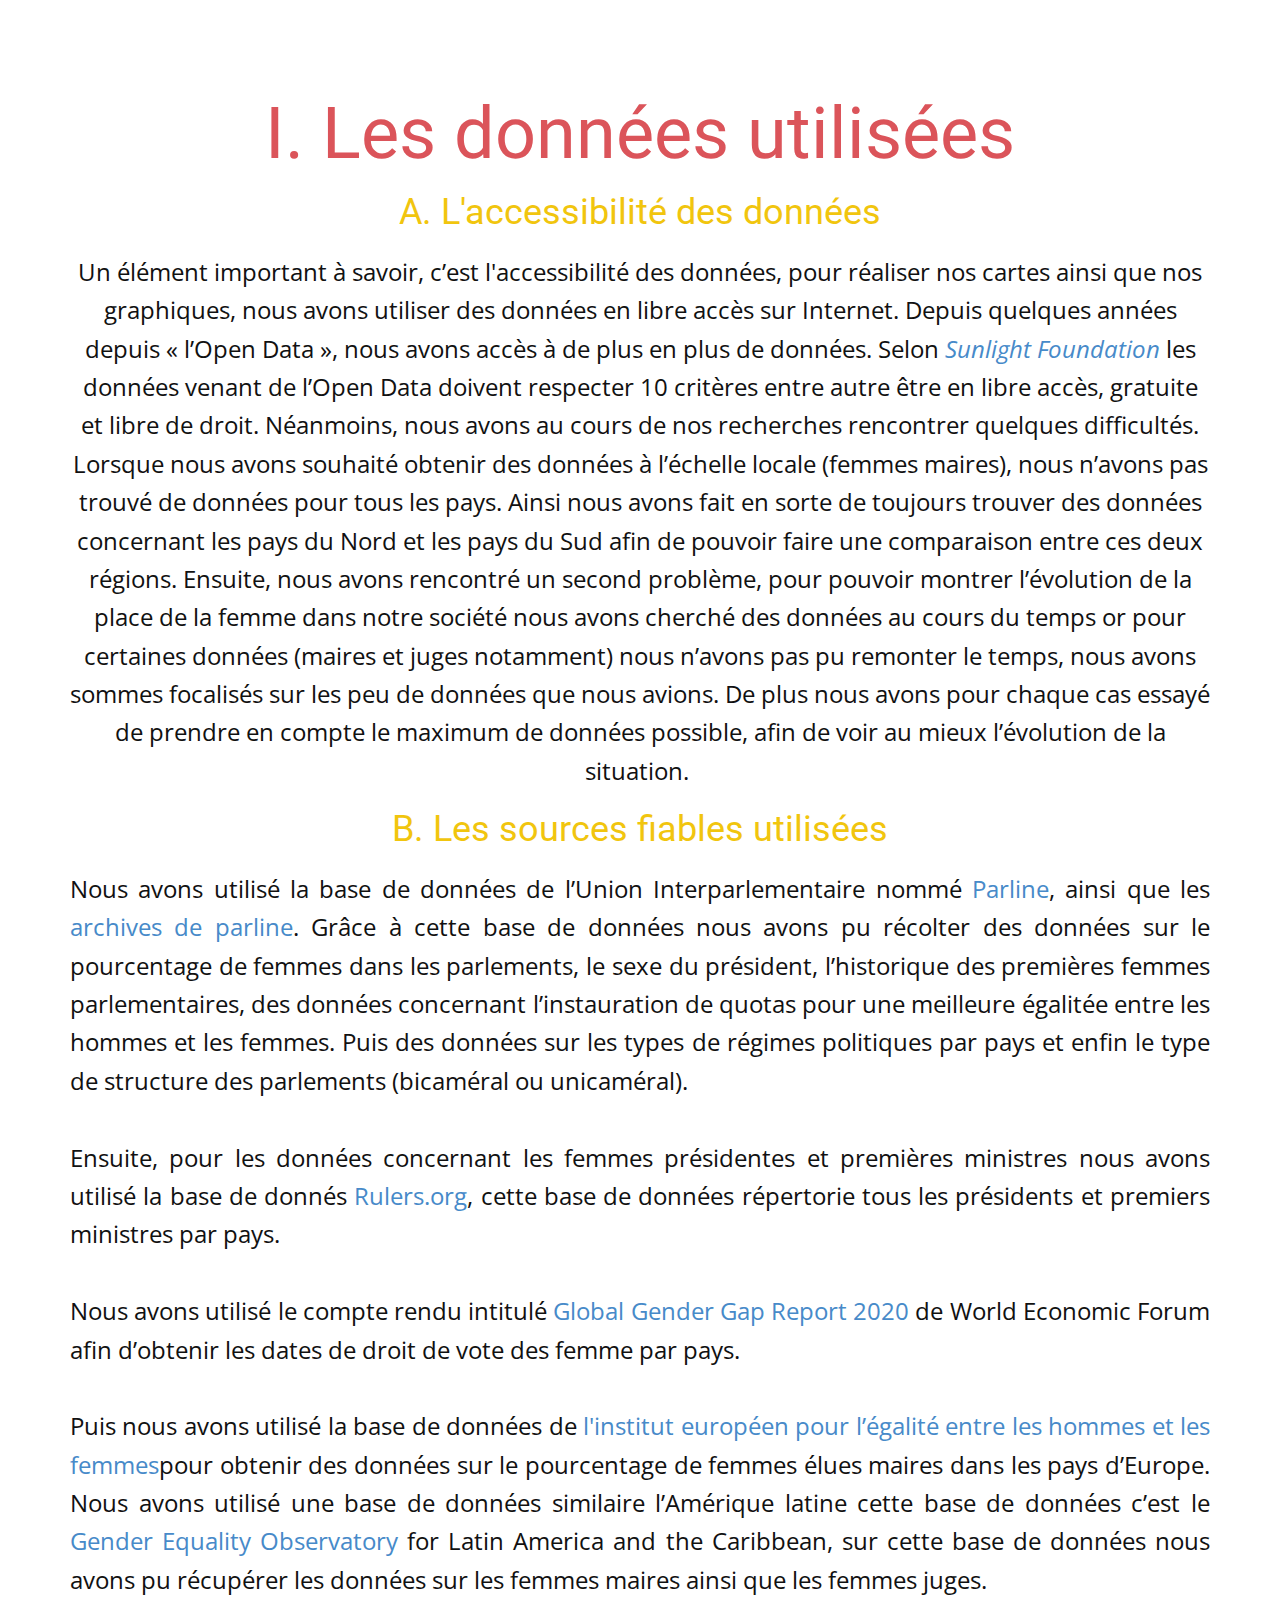
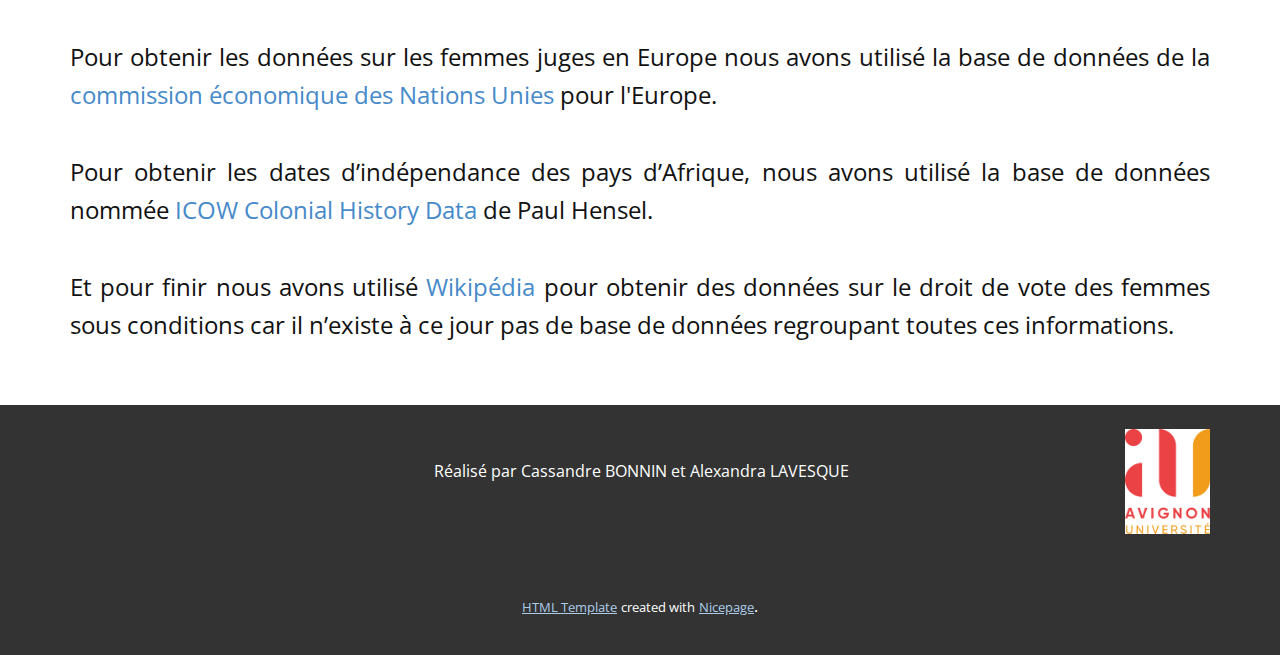
<file: Page-2.html>
<!DOCTYPE html>
<html style="font-size: 16px;">
  <head>
    <meta name="viewport" content="width=device-width, initial-scale=1.0">
    <meta charset="utf-8">
    <meta name="keywords" content="I. Les données utilisées">
    <meta name="description" content="">
    <meta name="page_type" content="np-template-header-footer-from-plugin">
    <title>Page 2</title>
    <link rel="stylesheet" href="nicepage.css" media="screen">
<link rel="stylesheet" href="Page-2.css" media="screen">
    <script class="u-script" type="text/javascript" src="jquery.js" defer=""></script>
    <script class="u-script" type="text/javascript" src="nicepage.js" defer=""></script>
    
    
    <link id="u-theme-google-font" rel="stylesheet" href="https://fonts.googleapis.com/css?family=Roboto:100,100i,300,300i,400,400i,500,500i,700,700i,900,900i|Open+Sans:300,300i,400,400i,600,600i,700,700i,800,800i">
    <script type="application/ld+json">{
		"@context": "http://schema.org",
		"@type": "Organization",
		"name": "",
		"url": "index.html"
}</script>
    <meta property="og:title" content="Page 2">
    <meta property="og:type" content="website">
    <meta name="theme-color" content="#478ac9">
    <link rel="canonical" href="index.html">
    <meta property="og:url" content="index.html">
  </head>
  <body class="u-body"><header class="u-clearfix u-header u-header" id="sec-0485"><div class="u-clearfix u-sheet u-sheet-1">
        <nav class="u-menu u-menu-dropdown u-offcanvas u-menu-1">
          <div class="menu-collapse" style="font-size: 1rem; letter-spacing: 0;">
            <a class="u-button-style u-custom-left-right-menu-spacing u-custom-padding-bottom u-custom-top-bottom-menu-spacing u-nav-link u-text-active-palette-1-base u-text-hover-palette-2-base" href="#">
              <svg><use xmlns:xlink="http://www.w3.org/1999/xlink" xlink:href="#menu-hamburger"></use></svg>
              <svg version="1.1" xmlns="http://www.w3.org/2000/svg" xmlns:xlink="http://www.w3.org/1999/xlink"><defs><symbol id="menu-hamburger" viewBox="0 0 16 16" style="width: 16px; height: 16px;"><rect y="1" width="16" height="2"></rect><rect y="7" width="16" height="2"></rect><rect y="13" width="16" height="2"></rect>
</symbol>
</defs></svg>
            </a>
          </div>
          <div class="u-nav-container">
            <ul class="u-nav u-unstyled u-nav-1"><li class="u-nav-item"><a class="u-button-style u-nav-link u-text-active-palette-1-base u-text-hover-palette-2-base" href="Page-1.html" style="padding: 10px 20px;">Page 1</a>
</li><li class="u-nav-item"><a class="u-button-style u-nav-link u-text-active-palette-1-base u-text-hover-palette-2-base" href="Page-2.html" style="padding: 10px 20px;">Page 2</a>
</li><li class="u-nav-item"><a class="u-button-style u-nav-link u-text-active-palette-1-base u-text-hover-palette-2-base" href="Page-3.html" style="padding: 10px 20px;">Page 3</a>
</li><li class="u-nav-item"><a class="u-button-style u-nav-link u-text-active-palette-1-base u-text-hover-palette-2-base" href="Page-4.html" style="padding: 10px 20px;">Page 4</a>
</li><li class="u-nav-item"><a class="u-button-style u-nav-link u-text-active-palette-1-base u-text-hover-palette-2-base" href="Page-5.html" style="padding: 10px 20px;">Page 5</a>
</li></ul>
          </div>
          <div class="u-nav-container-collapse">
            <div class="u-black u-container-style u-inner-container-layout u-opacity u-opacity-95 u-sidenav">
              <div class="u-menu-close"></div>
              <ul class="u-align-center u-nav u-popupmenu-items u-unstyled u-nav-2"><li class="u-nav-item"><a class="u-button-style u-nav-link" href="Page-1.html">Page 1</a>
</li><li class="u-nav-item"><a class="u-button-style u-nav-link" href="Page-2.html">Page 2</a>
</li><li class="u-nav-item"><a class="u-button-style u-nav-link" href="Page-3.html">Page 3</a>
</li><li class="u-nav-item"><a class="u-button-style u-nav-link" href="Page-4.html">Page 4</a>
</li><li class="u-nav-item"><a class="u-button-style u-nav-link" href="Page-5.html">Page 5</a>
</li></ul>
            </div>
            <div class="u-black u-menu-overlay u-opacity u-opacity-70"></div>
          </div>
        </nav>
      </div></header>
    <section class="u-align-center u-clearfix u-section-1" id="sec-45eb">
      <div class="u-clearfix u-sheet u-sheet-1">
        <h1 class="u-heading-font u-text u-text-default u-text-palette-2-base u-title u-text-1">I. Les données utilisées</h1>
        <h2 class="u-text u-text-default u-text-palette-3-base u-text-2">A. L'accessibilité des données</h2>
        <p class="u-text u-text-default u-text-3"> Un élément important à savoir, c’est l'accessibilité des données, pour réaliser nos cartes ainsi que nos graphiques, nous avons utiliser des données en libre accès sur Internet. Depuis quelques années depuis « l’Open Data », nous avons accès à de plus en plus de données. Selon <i>
            <a href="https://sunlightfoundation.com/policy/documents/ten-open-data-principles/ " target="_blank">Sunlight Foundation</a></i> les données venant de l’Open Data doivent respecter 10 critères entre autre être en libre accès, gratuite et libre de droit. Néanmoins, nous avons au cours de nos recherches rencontrer quelques difficultés. Lorsque nous avons souhaité obtenir des données à l’échelle locale (femmes maires), nous n’avons pas trouvé de données pour tous les pays. Ainsi nous avons fait en sorte de toujours trouver des données concernant les pays du Nord et les pays du Sud afin de pouvoir faire une comparaison entre ces deux régions. Ensuite, nous avons rencontré un second problème, pour pouvoir montrer l’évolution de la place de la femme dans notre société nous avons cherché des données au cours du temps or pour certaines données (maires et juges notamment) nous n’avons pas pu remonter le temps, nous avons sommes focalisés sur les peu de données que nous avions. De plus nous avons pour chaque cas essayé de prendre en compte le maximum de données possible, afin de voir au mieux l’évolution de la situation.&nbsp;
        </p>
        <h2 class="u-text u-text-default u-text-palette-3-base u-text-4">B. Les sources fiables utilisées</h2>
        <p class="u-align-justify u-text u-text-default u-text-5">Nous avons utilisé la base de données de l’Union Interparlementaire nommé <a href="https://data.ipu.org/fr" target="_blank">Parline</a>, ainsi que les <a href="http://archive.ipu.org/parline-f/parlinesearch.asp">a</a>
          <a href="http://archive.ipu.org/parline-f/parlinesearch.asp" target="_blank">rchives de parline</a>. Grâce à cette base de données nous avons pu récolter des données sur le pourcentage de femmes dans les parlements, le sexe du président, l’historique des premières femmes parlementaires, des données concernant l’instauration de quotas pour une meilleure égalitée entre les hommes et les femmes. Puis des données sur les types de régimes politiques par pays et enfin le type de structure des parlements (bicaméral ou unicaméral).&nbsp;<br>
          <br>Ensuite, pour les données concernant les femmes présidentes et premières ministres nous avons utilisé la base de donnés <a href="https://www.rulers.org/" target="_blank">Rulers</a>
          <a href="https://www.rulers.org/">.org</a>, cette base de données répertorie tous les présidents et premiers ministres par pays.&nbsp;<br>
          <br>Nous avons utilisé le compte rendu intitulé <a href="http://www3.weforum.org/docs/WEF_GGGR_2020.pdf" target="_blank">Global Gender Gap Report 2020</a> de World Economic Forum afin d’obtenir les dates de droit de vote des femme par pays.<br>
          <br>Puis nous avons utilisé la base de données de <a href="https://eige.europa.eu/fr/in-brief">l</a>
          <a href="https://eige.europa.eu/fr/in-brief" target="_blank">'institut européen pour l’égalité entre les hommes et les femmes</a>
          <a href="https://eige.europa.eu/fr/in-brief"></a>pour obtenir des données sur le pourcentage de femmes élues maires dans les pays d’Europe. Nous avons utilisé une base de données similaire l’Amérique latine cette base de données c’est le <a href="https://oig.cepal.org/en" target="_blank">Gender Equality Observatory</a> for Latin America and the Caribbean, sur cette base de données nous avons pu récupérer les données sur les femmes maires ainsi que les femmes juges.&nbsp;<br>
          <br>Pour obtenir les données sur les femmes juges en Europe nous avons utilisé la base de données de la <a href="https://w3.unece.org/PXWeb/en/Table?IndicatorCode=32">c</a>
          <a href="https://w3.unece.org/PXWeb/en/Table?IndicatorCode=32" target="_blank">ommission économique des Nations Unie</a>
          <a href="https://w3.unece.org/PXWeb/en/Table?IndicatorCode=32">s</a> pour l'Europe.&nbsp;<br>
          <br>Pour obtenir les dates d’indépendance des pays d’Afrique, nous avons utilisé la base de données nommée <a href="http://www.paulhensel.org/icowcol.html ">ICOW Colonial </a>
          <a href="http://www.paulhensel.org/icowcol.html " target="_blank">History</a>
          <a href="http://www.paulhensel.org/icowcol.html "> Data</a> de Paul Hensel.&nbsp;<br>
          <br>Et pour finir nous avons utilisé <a href="https://fr.wikipedia.org/wiki/Wikip%C3%A9dia:Accueil_principal" target="_blank">Wikipédia</a> pour obtenir des données sur le droit de vote des femmes sous conditions car il n’existe à ce jour pas de base de données regroupant toutes ces informations.&nbsp;
        </p>
      </div>
    </section>
    
    
    <footer class="u-align-right u-clearfix u-footer u-grey-80 u-footer" id="sec-b68e"><div class="u-clearfix u-sheet u-sheet-1">
        <img src="images/logouniversitavignon.png" alt="" class="u-image u-image-default u-image-1" data-image-width="202" data-image-height="250">
        <p class="u-small-text u-text u-text-variant u-text-1">Réalisé par Cassandre BONNIN et Alexandra LAVESQUE</p>
      </div></footer>
    <section class="u-backlink u-clearfix u-grey-80">
      <a class="u-link" href="https://nicepage.com/html-templates" target="_blank">
        <span>HTML Template</span>
      </a>
      <p class="u-text">
        <span>created with</span>
      </p>
      <a class="u-link" href="https://nicepage.com/html-templates" target="_blank">
        <span>Nicepage</span>
      </a>. 
    </section>
  </body>
</html>
</file>
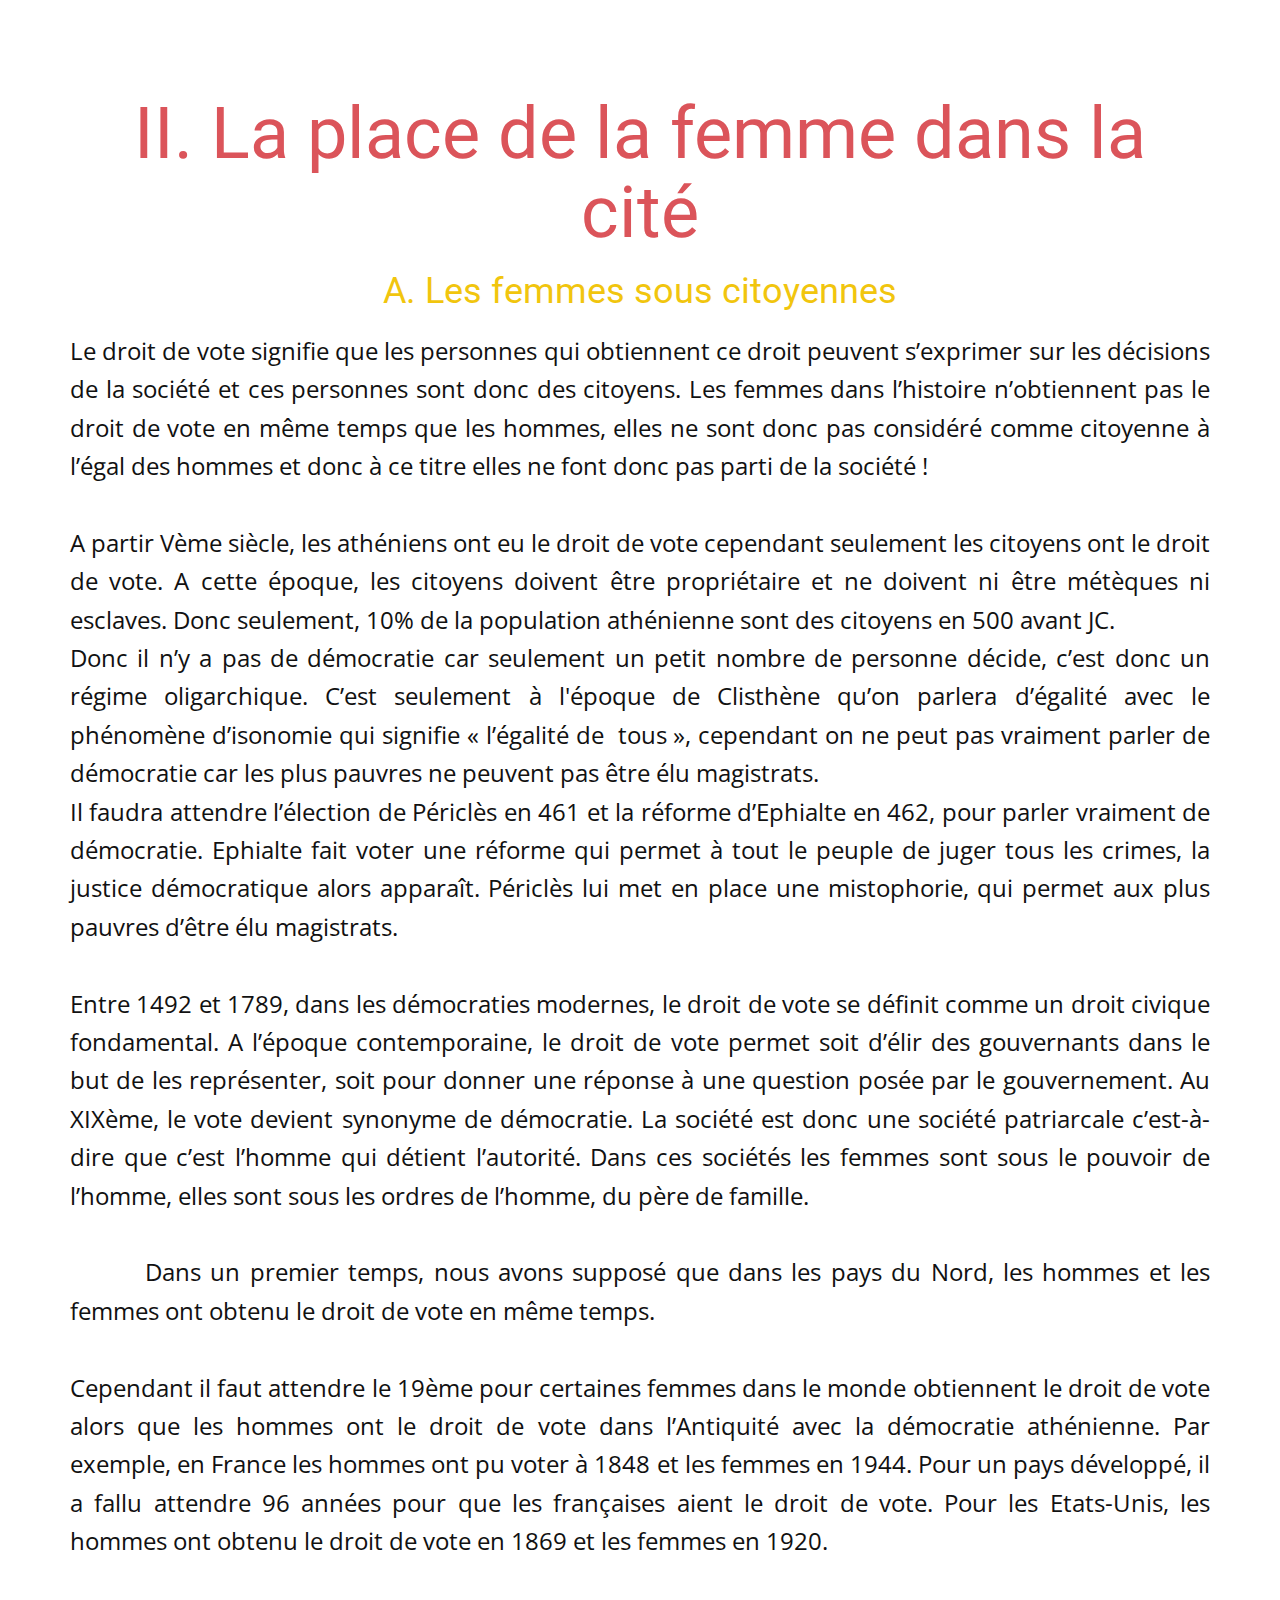
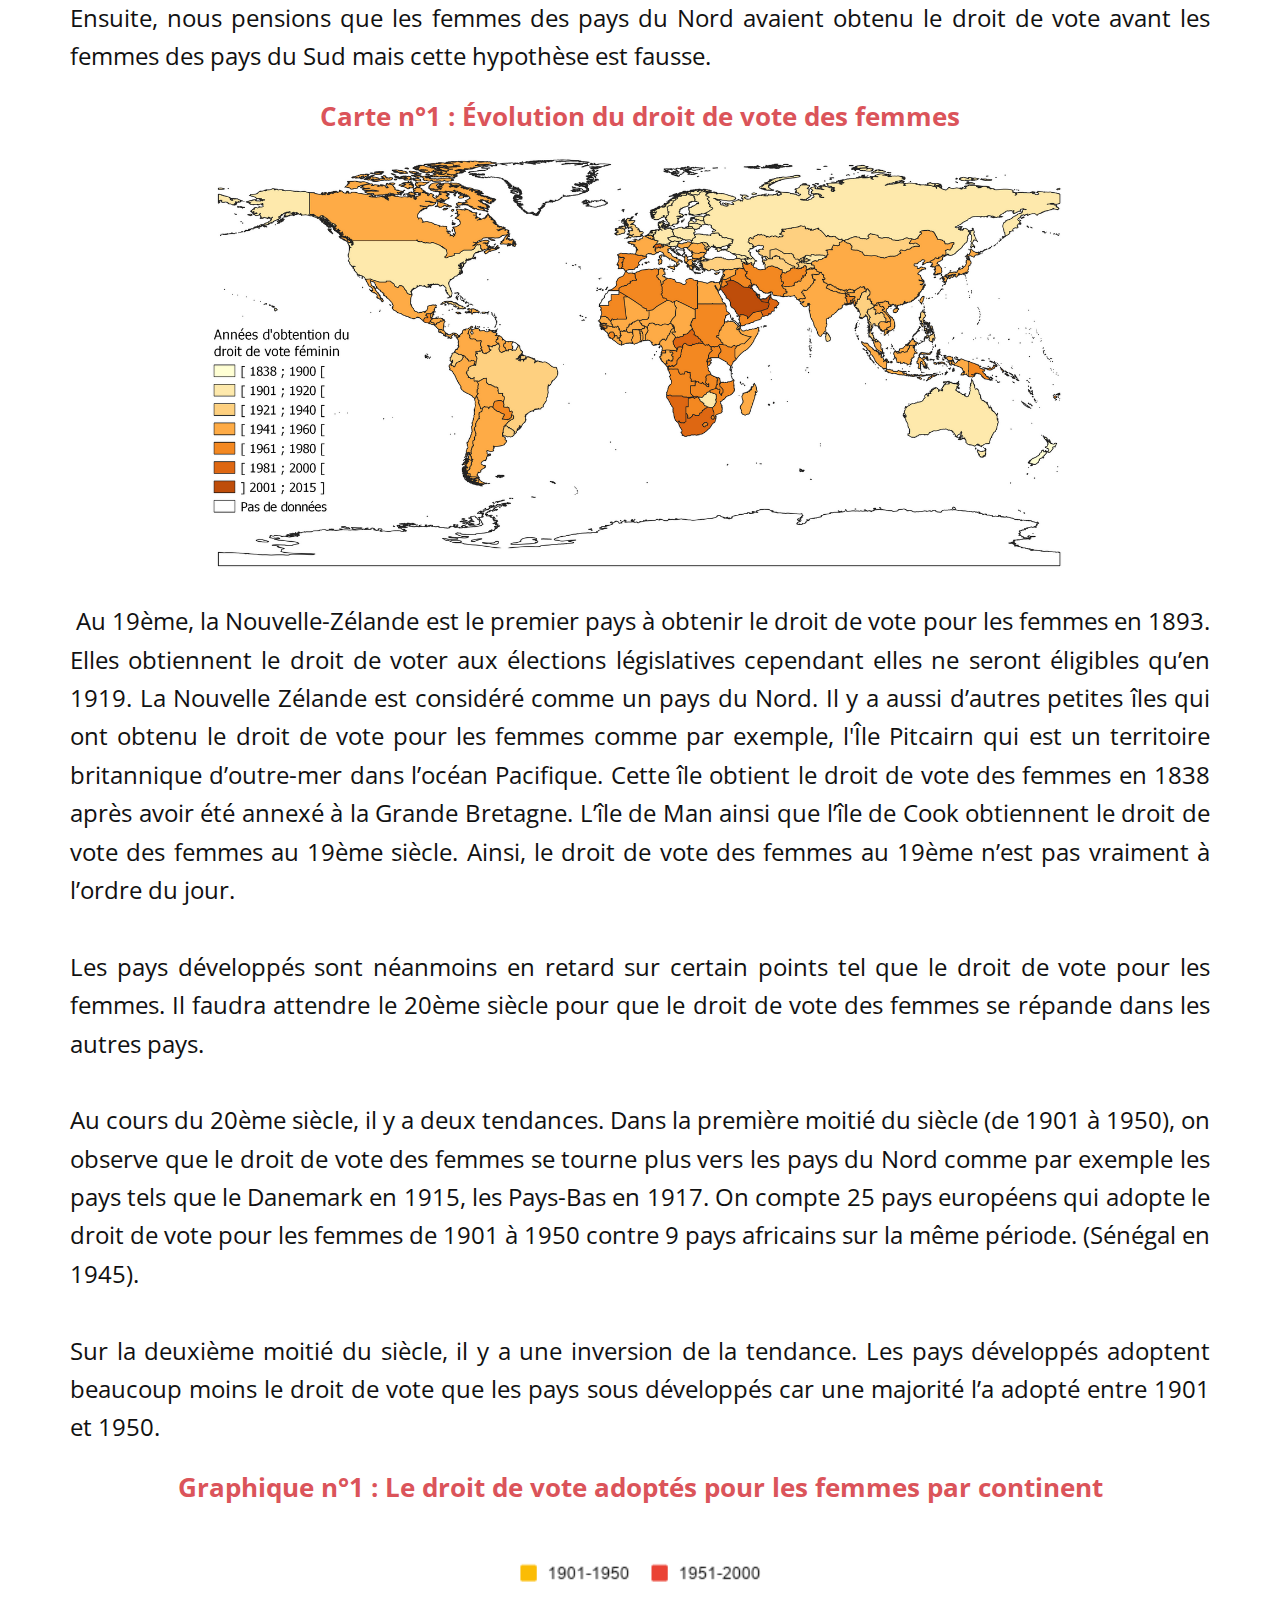
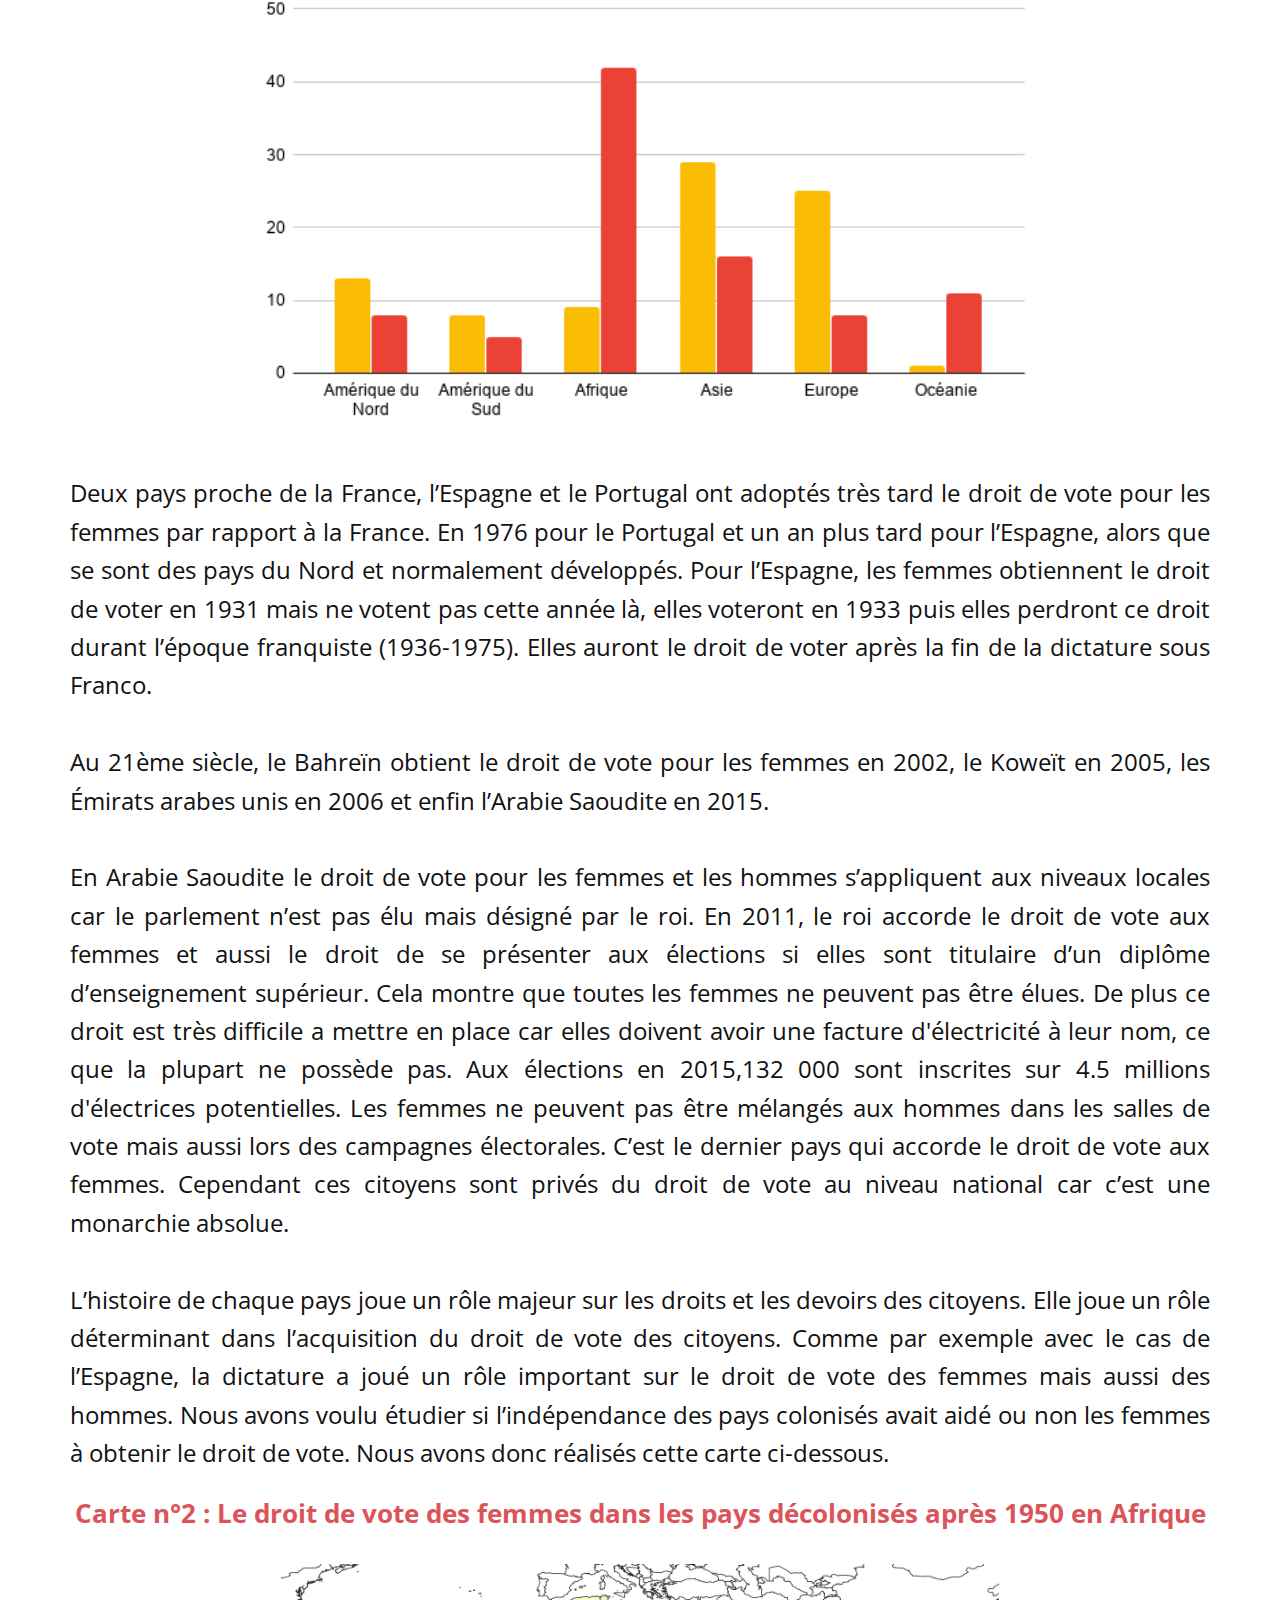
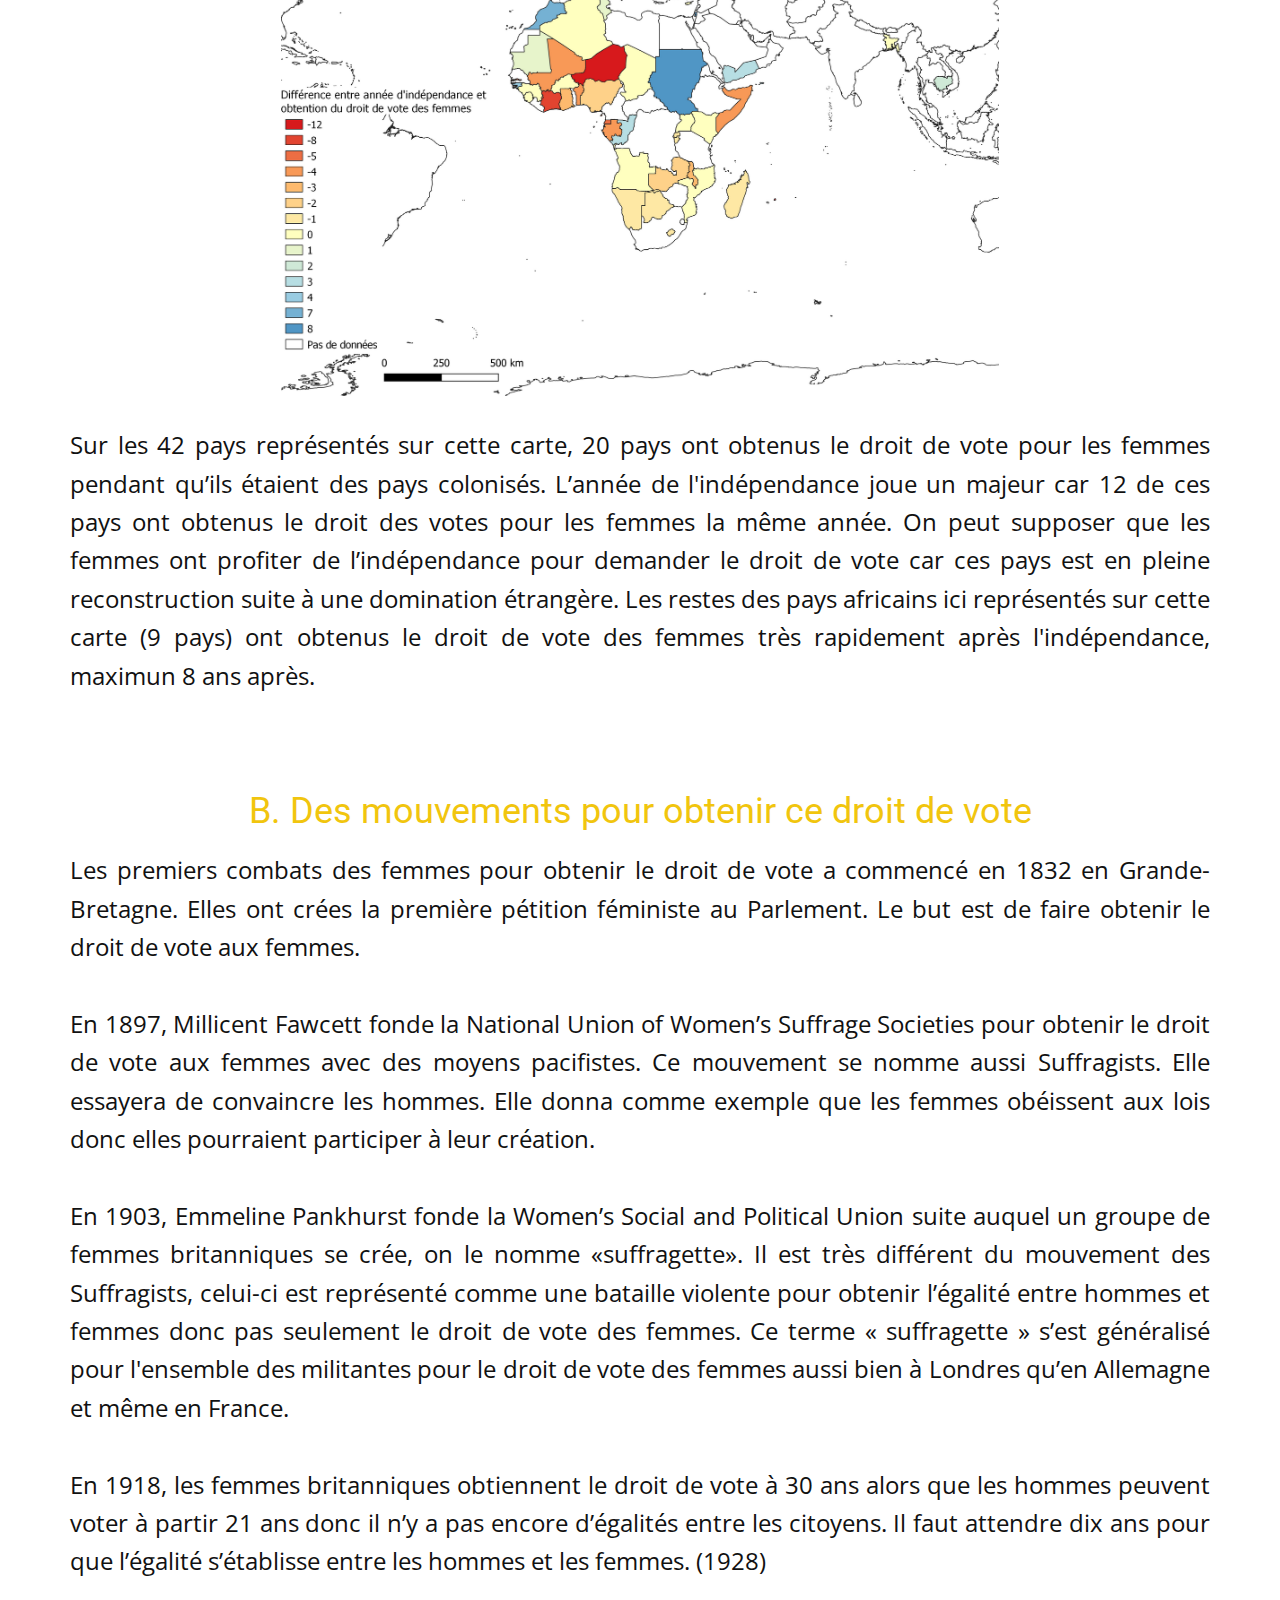
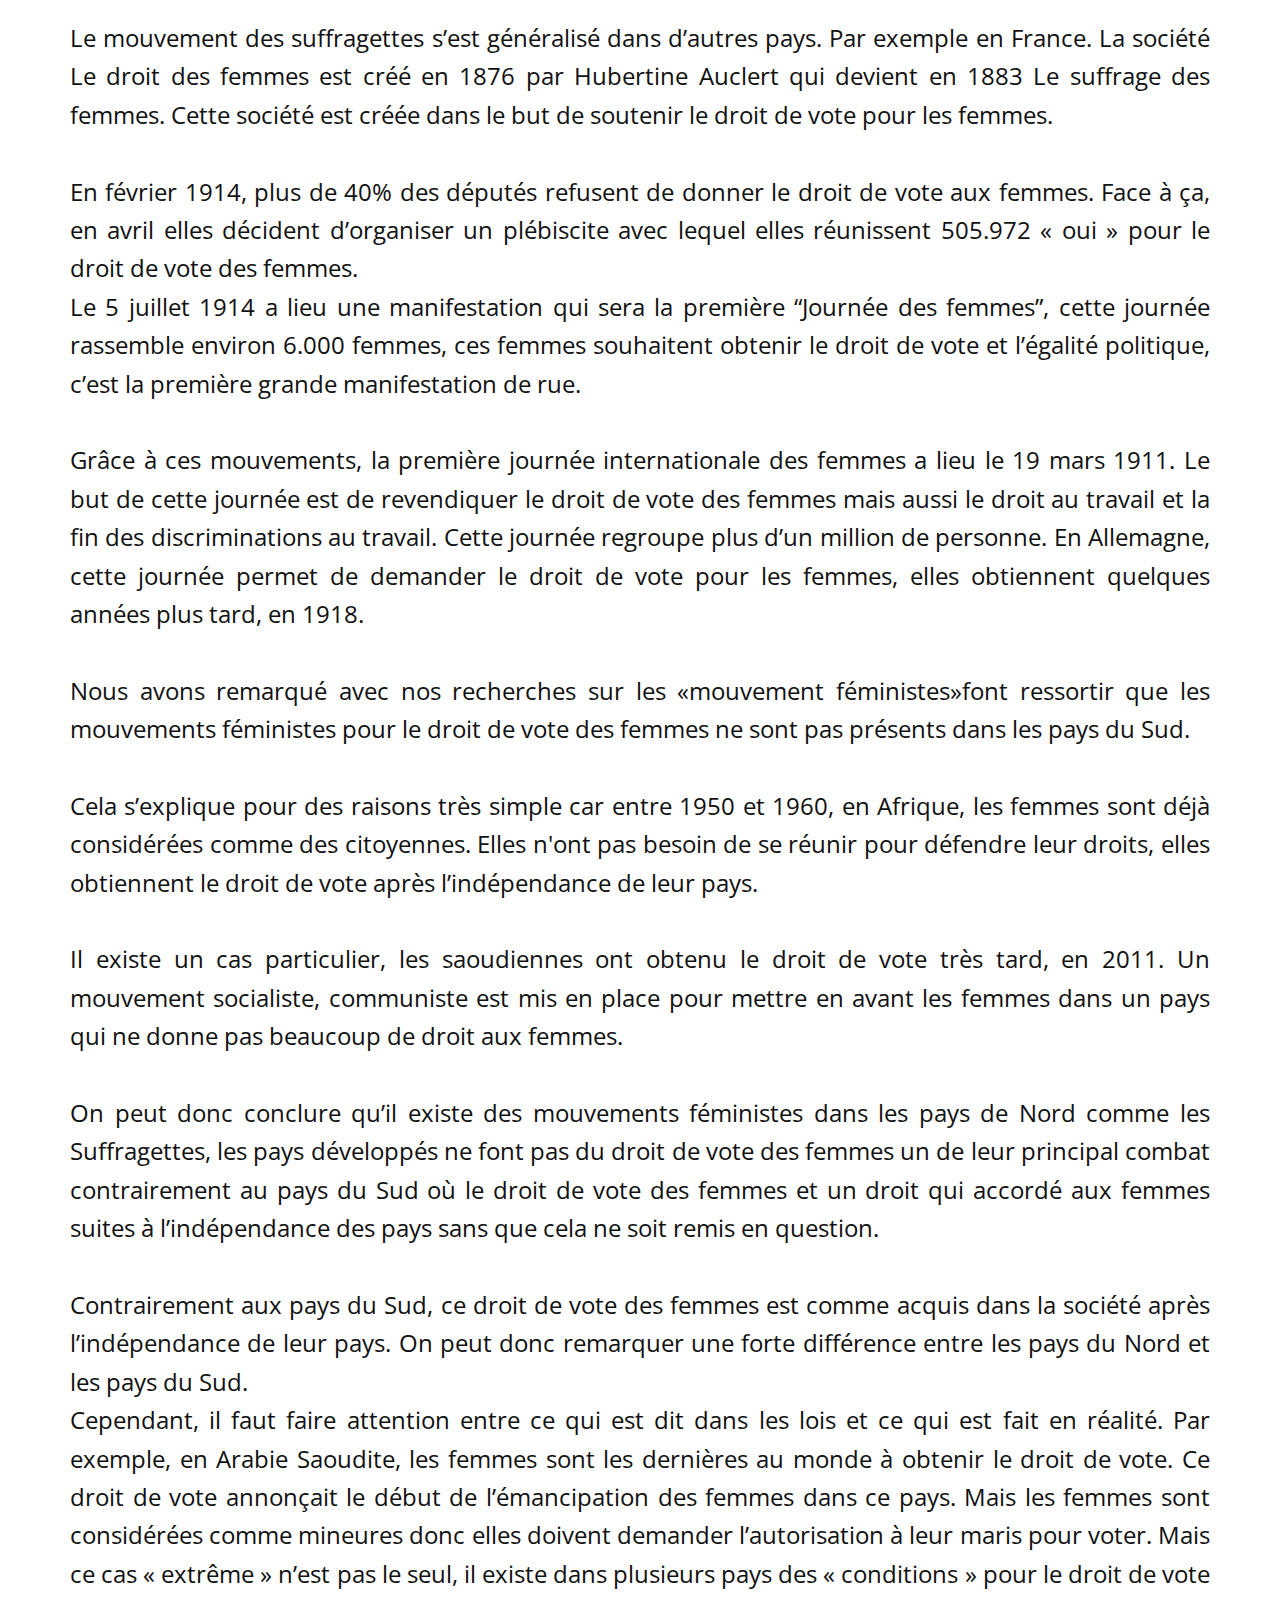
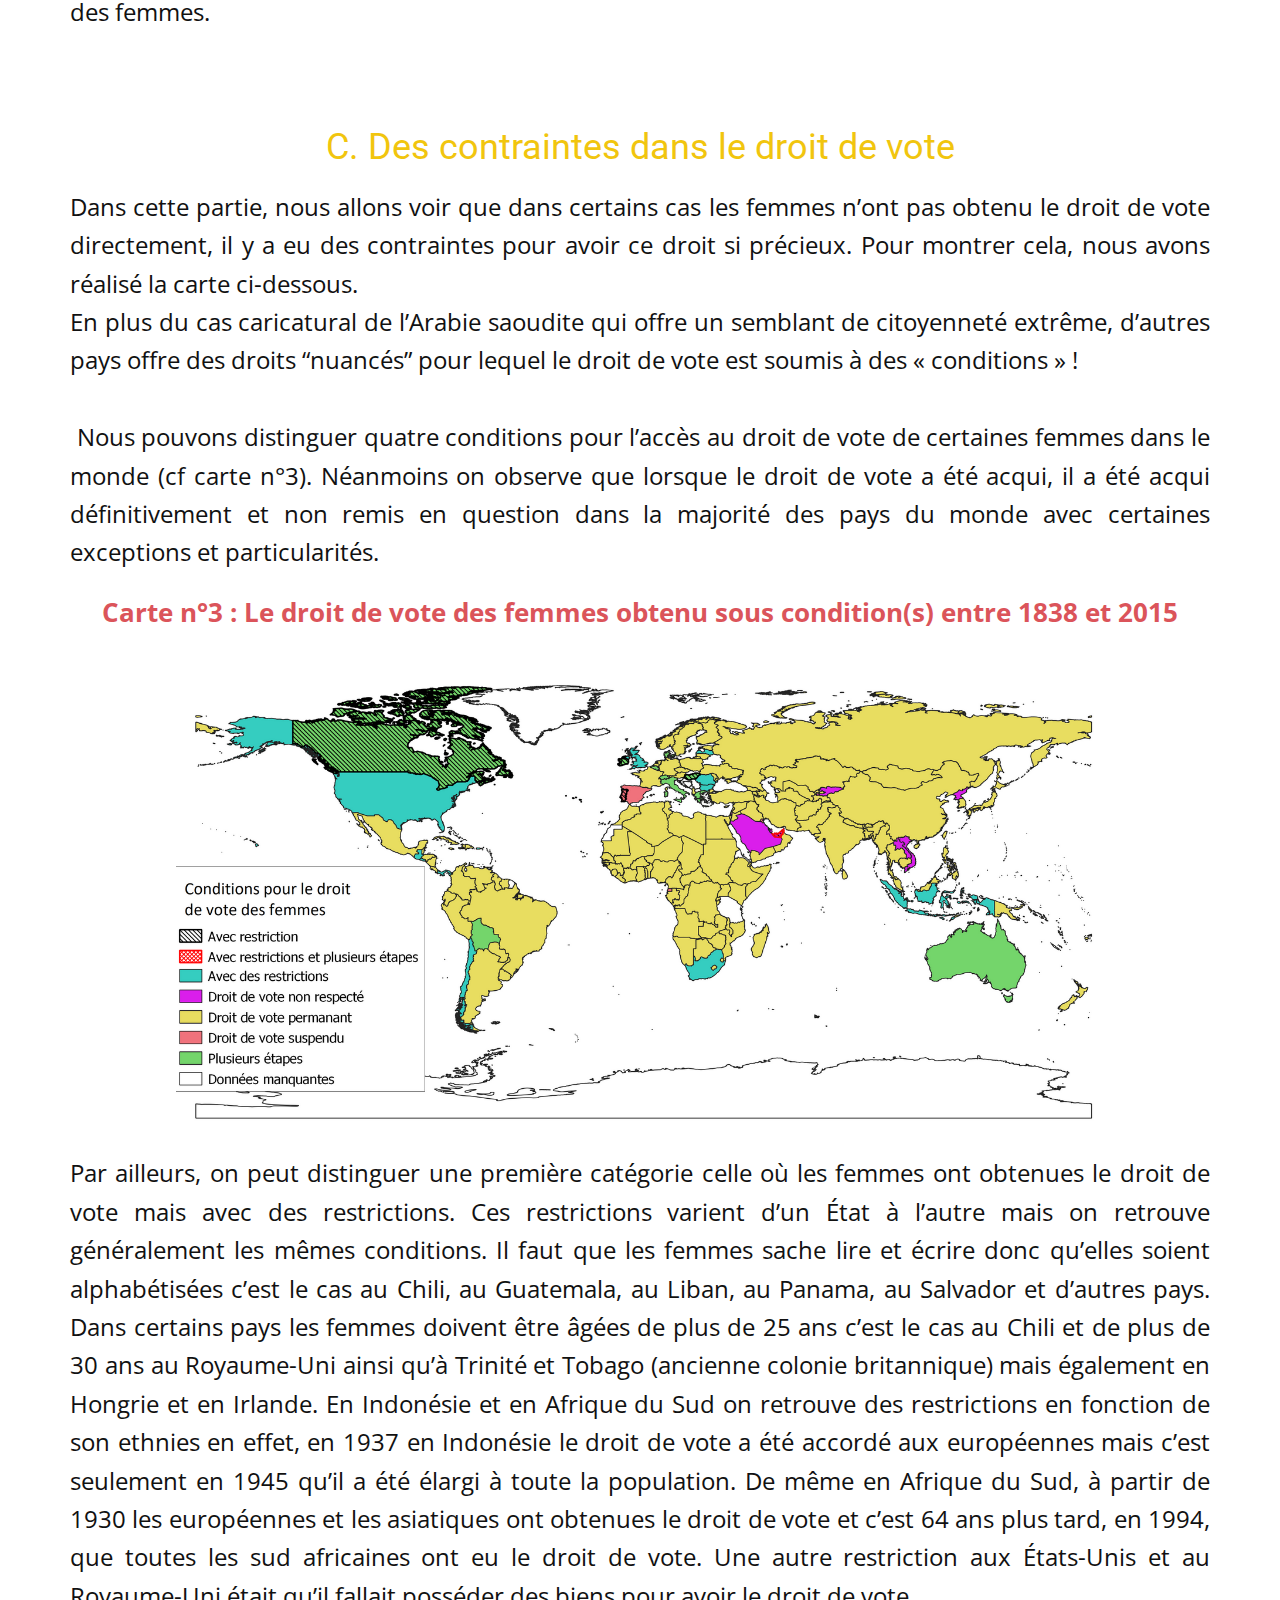
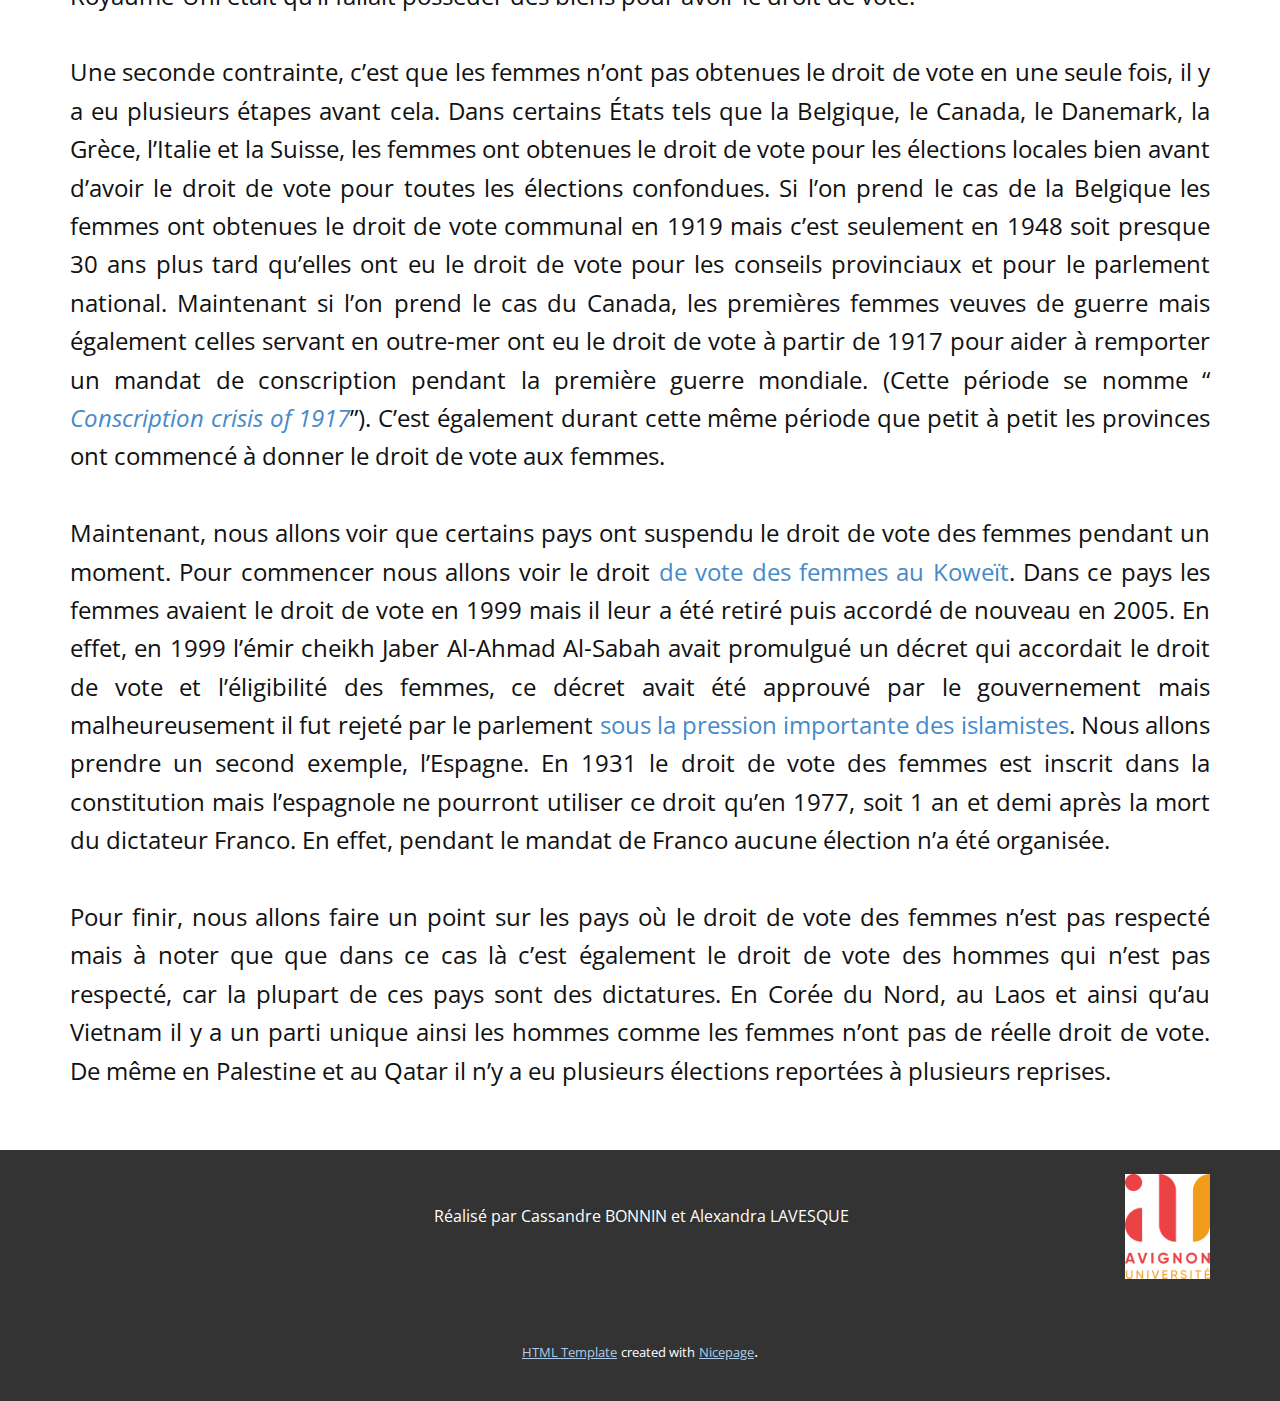
<file: Page-3.html>
<!DOCTYPE html>
<html style="font-size: 16px;">
  <head>
    <meta name="viewport" content="width=device-width, initial-scale=1.0">
    <meta charset="utf-8">
    <meta name="keywords" content="II. La place de la femme dans la cité, A. Les femmes sous citoyennes">
    <meta name="description" content="">
    <meta name="page_type" content="np-template-header-footer-from-plugin">
    <title>Page 3</title>
    <link rel="stylesheet" href="nicepage.css" media="screen">
<link rel="stylesheet" href="Page-3.css" media="screen">
    <script class="u-script" type="text/javascript" src="jquery.js" defer=""></script>
    <script class="u-script" type="text/javascript" src="nicepage.js" defer=""></script>
    
    
    <link id="u-theme-google-font" rel="stylesheet" href="https://fonts.googleapis.com/css?family=Roboto:100,100i,300,300i,400,400i,500,500i,700,700i,900,900i|Open+Sans:300,300i,400,400i,600,600i,700,700i,800,800i">
    <script type="application/ld+json">{
		"@context": "http://schema.org",
		"@type": "Organization",
		"name": "",
		"url": "index.html"
}</script>
    <meta property="og:title" content="Page 3">
    <meta property="og:type" content="website">
    <meta name="theme-color" content="#478ac9">
    <link rel="canonical" href="index.html">
    <meta property="og:url" content="index.html">
  </head>
  <body class="u-body"><header class="u-clearfix u-header u-header" id="sec-0485"><div class="u-clearfix u-sheet u-sheet-1">
        <nav class="u-menu u-menu-dropdown u-offcanvas u-menu-1">
          <div class="menu-collapse" style="font-size: 1rem; letter-spacing: 0;">
            <a class="u-button-style u-custom-left-right-menu-spacing u-custom-padding-bottom u-custom-top-bottom-menu-spacing u-nav-link u-text-active-palette-1-base u-text-hover-palette-2-base" href="#">
              <svg><use xmlns:xlink="http://www.w3.org/1999/xlink" xlink:href="#menu-hamburger"></use></svg>
              <svg version="1.1" xmlns="http://www.w3.org/2000/svg" xmlns:xlink="http://www.w3.org/1999/xlink"><defs><symbol id="menu-hamburger" viewBox="0 0 16 16" style="width: 16px; height: 16px;"><rect y="1" width="16" height="2"></rect><rect y="7" width="16" height="2"></rect><rect y="13" width="16" height="2"></rect>
</symbol>
</defs></svg>
            </a>
          </div>
          <div class="u-nav-container">
            <ul class="u-nav u-unstyled u-nav-1"><li class="u-nav-item"><a class="u-button-style u-nav-link u-text-active-palette-1-base u-text-hover-palette-2-base" href="Page-1.html" style="padding: 10px 20px;">Page 1</a>
</li><li class="u-nav-item"><a class="u-button-style u-nav-link u-text-active-palette-1-base u-text-hover-palette-2-base" href="Page-2.html" style="padding: 10px 20px;">Page 2</a>
</li><li class="u-nav-item"><a class="u-button-style u-nav-link u-text-active-palette-1-base u-text-hover-palette-2-base" href="Page-3.html" style="padding: 10px 20px;">Page 3</a>
</li><li class="u-nav-item"><a class="u-button-style u-nav-link u-text-active-palette-1-base u-text-hover-palette-2-base" href="Page-4.html" style="padding: 10px 20px;">Page 4</a>
</li><li class="u-nav-item"><a class="u-button-style u-nav-link u-text-active-palette-1-base u-text-hover-palette-2-base" href="Page-5.html" style="padding: 10px 20px;">Page 5</a>
</li></ul>
          </div>
          <div class="u-nav-container-collapse">
            <div class="u-black u-container-style u-inner-container-layout u-opacity u-opacity-95 u-sidenav">
              <div class="u-menu-close"></div>
              <ul class="u-align-center u-nav u-popupmenu-items u-unstyled u-nav-2"><li class="u-nav-item"><a class="u-button-style u-nav-link" href="Page-1.html">Page 1</a>
</li><li class="u-nav-item"><a class="u-button-style u-nav-link" href="Page-2.html">Page 2</a>
</li><li class="u-nav-item"><a class="u-button-style u-nav-link" href="Page-3.html">Page 3</a>
</li><li class="u-nav-item"><a class="u-button-style u-nav-link" href="Page-4.html">Page 4</a>
</li><li class="u-nav-item"><a class="u-button-style u-nav-link" href="Page-5.html">Page 5</a>
</li></ul>
            </div>
            <div class="u-black u-menu-overlay u-opacity u-opacity-70"></div>
          </div>
        </nav>
      </div></header>
    <section class="u-align-center u-clearfix u-section-1" id="sec-1f7f">
      <div class="u-clearfix u-sheet u-sheet-1">
        <h1 class="u-heading-font u-text u-text-default u-text-palette-2-base u-title u-text-1">II. La place de la femme dans la cité</h1>
        <h2 class="u-text u-text-default u-text-palette-3-base u-text-2">A. Les femmes sous citoyennes</h2>
        <p class="u-align-justify u-text u-text-default u-text-3">Le droit de vote signifie que les personnes qui obtiennent ce droit peuvent s’exprimer sur les décisions de la société et ces personnes sont donc des citoyens.&nbsp;Les femmes dans l’histoire n’obtiennent pas le droit de vote en même temps que les hommes, elles ne sont donc pas considéré comme citoyenne à l’égal des hommes et donc à ce titre elles ne font donc pas parti de la société !<br>
          <br>A partir Vème siècle, les athéniens ont eu le droit de vote cependant seulement les citoyens ont le droit de vote. A cette époque, les citoyens doivent être propriétaire et ne doivent ni être métèques ni esclaves. Donc seulement, 10% de la population athénienne sont des citoyens en 500 avant JC.&nbsp;<br>Donc il n’y a pas de démocratie car seulement un petit nombre de personne décide, c’est donc un régime oligarchique. C’est seulement à l'époque de Clisthène qu’on parlera d’égalité avec le phénomène d’isonomie qui signifie « l’égalité de&nbsp; tous », cependant on ne peut pas vraiment parler de démocratie car les plus pauvres ne peuvent pas être élu magistrats.<br>Il faudra attendre l’élection de Périclès en 461 et la réforme d’Ephialte en 462, pour parler vraiment de démocratie. Ephialte fait voter une réforme qui permet à tout le peuple de juger tous les crimes, la justice démocratique alors apparaît. Périclès lui met en place une mistophorie, qui permet aux plus pauvres d’être élu magistrats.&nbsp; &nbsp;<br>
          <br>Entre 1492 et 1789, dans les démocraties modernes, le droit de vote se définit comme un droit civique fondamental. A l’époque contemporaine, le droit de vote permet soit d’élir des gouvernants dans le but de les représenter, soit pour donner une réponse à une question posée par le gouvernement. Au XIXème, le vote devient synonyme de démocratie. La société est donc une société patriarcale c’est-à-dire que c’est l’homme qui détient l’autorité. Dans ces sociétés les femmes sont sous le pouvoir de l’homme, elles sont sous les ordres de l’homme, du père de famille.<br>
          <br>&nbsp; &nbsp; &nbsp; &nbsp; Dans un premier temps, nous avons supposé que dans les pays du Nord, les hommes et les femmes ont obtenu le droit de vote en même temps.&nbsp;<br>
          <br>Cependant il faut attendre le 19ème pour certaines femmes dans le monde obtiennent le droit de vote alors que les hommes ont le droit de vote dans l’Antiquité avec la démocratie athénienne. Par exemple, en France les hommes ont pu voter à 1848 et les femmes en 1944. Pour un pays développé, il a fallu attendre 96 années pour que les françaises aient le droit de vote. Pour les Etats-Unis, les hommes ont obtenu le droit de vote en 1869 et les femmes en 1920.&nbsp;&nbsp;<br>
          <br>Ensuite, nous pensions que les femmes des pays du Nord avaient obtenu le droit de vote avant les femmes des pays du Sud mais cette hypothèse est fausse.
        </p>
        <p class="u-text u-text-default u-text-palette-2-base u-text-4">
          <a href="https://en.wikipedia.org/wiki/Women%27s_suffrage#cite_note-womensuffrage.org-44" target="_blank"> Carte n°1 : Évolution du droit de vote des femmes</a>
        </p>
        <img src="images/Evolutiondroitdevote.png" alt="" class="u-image u-image-default u-image-1" data-image-width="3496" data-image-height="1647">
        <p class="u-align-justify u-text u-text-default u-text-5"> &nbsp;Au 19ème, la Nouvelle-Zélande est le premier pays à obtenir le droit de vote pour les femmes en 1893. Elles obtiennent le droit de voter aux élections législatives cependant elles ne seront éligibles qu’en 1919. La Nouvelle Zélande est considéré comme un pays du Nord. Il y a aussi d’autres petites îles qui ont obtenu le droit de vote pour les femmes comme par exemple, l'Île Pitcairn qui est un territoire britannique d’outre-mer dans l’océan Pacifique. Cette île obtient le droit de vote des femmes en 1838 après avoir été annexé à la Grande Bretagne. L’île de Man ainsi que l’île de Cook obtiennent le droit de vote des femmes au 19ème siècle. Ainsi, le droit de vote des femmes au 19ème n’est pas vraiment à l’ordre du jour.&nbsp; &nbsp; &nbsp;<br>
          <br>Les pays développés sont néanmoins en retard sur certain points tel que le droit de vote pour les femmes. Il faudra attendre le 20ème siècle pour que le droit de vote des femmes se répande dans les autres pays.<br>
          <br>Au cours du 20ème siècle, il y a deux tendances. Dans la première moitié du siècle (de 1901 à 1950), on observe que le droit de vote des femmes se tourne plus vers les pays du Nord comme par exemple les pays tels que le Danemark en 1915, les Pays-Bas en 1917. On compte 25 pays européens qui adopte le droit de vote pour les femmes de 1901 à 1950 contre 9 pays africains sur la même période. (Sénégal en 1945).<br>
          <br>Sur la deuxième moitié du siècle, il y a une inversion de la tendance. Les pays développés adoptent beaucoup moins le droit de vote que les pays sous développés car une majorité l’a adopté entre 1901 et 1950.&nbsp;
        </p>
        <p class="u-align-justify u-text u-text-default u-text-palette-2-base u-text-6">
          <a href="http://www3.weforum.org/docs/WEF_GGGR_2020.pdf"> Graphique n°1 : Le droit de vote adoptés pour les femmes par continent</a>
        </p>
        <img src="images/chart.png" alt="" class="u-image u-image-default u-image-2" data-image-width="600" data-image-height="371">
        <p class="u-align-justify u-text u-text-default u-text-7">Deux pays proche de la France, l’Espagne et le Portugal ont adoptés très tard le droit de vote pour les femmes par rapport à la France. En 1976 pour le Portugal et un an plus tard pour l’Espagne, alors que se sont des pays du Nord et normalement développés. Pour l’Espagne, les femmes obtiennent le droit de voter en 1931 mais ne votent pas cette année là, elles voteront en 1933 puis elles perdront ce droit durant l’époque franquiste (1936-1975). Elles auront le droit de voter après la fin de la dictature sous Franco.<br>
          <br>Au 21ème siècle, le Bahreïn obtient le droit de vote pour les femmes en 2002, le Koweït en 2005, les Émirats arabes unis en 2006 et enfin l’Arabie Saoudite en 2015.<br>
          <br>En Arabie Saoudite le droit de vote pour les femmes et les hommes s’appliquent aux niveaux locales car le parlement n’est pas élu mais désigné par le roi. En 2011, le roi accorde le droit de vote aux femmes et aussi le droit de se présenter aux élections si elles sont titulaire d’un diplôme d’enseignement supérieur. Cela montre que toutes les femmes ne peuvent pas être élues. De plus ce droit est très difficile a mettre en place car elles doivent avoir une facture d'électricité à leur nom, ce que la plupart ne possède pas. Aux élections en 2015,132 000 sont inscrites sur 4.5 millions d'électrices potentielles. Les femmes ne peuvent pas être mélangés aux hommes dans les salles de vote mais aussi lors des campagnes électorales. C’est le dernier pays qui accorde le droit de vote aux femmes. Cependant ces citoyens sont privés du droit de vote au niveau national car c’est une monarchie absolue.&nbsp;<br>
          <br>L’histoire de chaque pays joue un rôle majeur sur les droits et les devoirs des citoyens. Elle joue un rôle déterminant dans l’acquisition du droit de vote des citoyens. Comme par exemple avec le cas de l’Espagne, la dictature a joué un rôle important sur le droit de vote des femmes mais aussi des hommes. Nous avons voulu étudier si l’indépendance des pays colonisés avait aidé ou non les femmes à obtenir le droit de vote. Nous avons donc réalisés cette carte ci-dessous.
        </p>
        <p class="u-align-justify u-text u-text-default u-text-palette-2-base u-text-8">
          <a href="http://www.paulhensel.org/icowcol.html "> Carte n°2 : Le droit de vote des femmes dans les pays décolonisés après 1950 en Afrique</a>
        </p>
        <img src="images/Indpendance.png" alt="" class="u-image u-image-default u-image-3" data-image-width="3506" data-image-height="2111">
        <p class="u-align-justify u-text u-text-default u-text-9"> Sur les 42 pays représentés sur cette carte, 20 pays ont obtenus le droit de vote pour les femmes pendant qu’ils étaient des pays colonisés. L’année de l'indépendance joue un majeur car 12 de ces pays ont obtenus le droit des votes pour les femmes la même année. On peut supposer que les femmes ont profiter de l’indépendance pour demander le droit de vote car ces pays est en pleine reconstruction suite à une domination étrangère. Les restes des pays africains ici représentés sur cette carte (9 pays) ont obtenus le droit de vote des femmes très rapidement après l'indépendance, maximun 8 ans après.&nbsp;<br>
          <br>
          <br>
        </p>
        <h2 class="u-align-justify u-text u-text-default u-text-palette-3-base u-text-10">B. Des mouvements pour obtenir ce droit de vote</h2>
        <p class="u-align-justify u-text u-text-default u-text-11">Les premiers combats des femmes pour obtenir le droit de vote a commencé en 1832 en Grande-Bretagne. Elles ont crées la première pétition féministe au Parlement. Le but est de faire obtenir le droit de vote aux femmes.&nbsp;<br>
          <br>En 1897, Millicent Fawcett fonde la National Union of Women’s Suffrage Societies pour obtenir le droit de vote aux femmes avec des moyens pacifistes. Ce mouvement se nomme aussi Suffragists. Elle essayera de convaincre les hommes. Elle donna comme exemple que les femmes obéissent aux lois donc elles pourraient participer à leur création.&nbsp;<br>
          <br>En 1903, Emmeline Pankhurst fonde la Women’s Social and Political Union suite auquel un groupe de femmes britanniques se crée, on le nomme «suffragette». Il est très différent du mouvement des Suffragists, celui-ci est représenté comme une bataille violente pour obtenir l’égalité entre hommes et femmes donc pas seulement le droit de vote des femmes. Ce terme « suffragette » s’est généralisé pour l'ensemble des militantes pour le droit de vote des femmes aussi bien à Londres qu’en Allemagne et même en France.&nbsp;<br>
          <br>En 1918, les femmes britanniques obtiennent le droit de vote à 30 ans alors que les hommes peuvent voter à partir 21 ans donc il n’y a pas encore d’égalités entre les citoyens. Il faut attendre dix ans pour que l’égalité s’établisse entre les hommes et les femmes. (1928)<br>
          <br>Le mouvement des suffragettes s’est généralisé dans d’autres pays.&nbsp;Par exemple en France. La société Le droit des femmes est créé en 1876 par Hubertine Auclert qui devient en 1883 Le suffrage des femmes. Cette société est créée dans le but de soutenir le droit de vote pour les femmes.&nbsp;<br>
          <br>En février 1914, plus de 40% des députés refusent de donner le droit de vote aux femmes. Face à ça, en avril elles décident d’organiser un plébiscite avec lequel elles réunissent 505.972 « oui » pour le droit de vote des femmes.&nbsp;<br>Le 5 juillet 1914 a lieu une manifestation qui sera la première “Journée des femmes”, cette journée rassemble environ 6.000 femmes, ces femmes souhaitent obtenir le droit de vote et l’égalité politique, c’est la première grande manifestation de rue.&nbsp;<br>
          <br>Grâce à ces mouvements, la première journée internationale des femmes a lieu le 19 mars 1911. Le but de cette journée est de revendiquer le droit de vote des femmes mais aussi le droit au travail et la fin des discriminations au travail. Cette journée regroupe plus d’un million de personne. En Allemagne, cette journée permet de demander le droit de vote pour les femmes, elles obtiennent quelques années plus tard, en 1918.&nbsp;<br>
          <br>Nous avons remarqué avec nos recherches sur les «mouvement féministes»font ressortir que les mouvements féministes pour le droit de vote des femmes ne sont pas présents dans les pays du Sud.<br>
          <br>Cela s’explique pour des raisons très simple car entre 1950 et 1960, en Afrique, les femmes sont déjà considérées comme des citoyennes. Elles n'ont pas besoin de se réunir pour défendre leur droits, elles obtiennent le droit de vote après l’indépendance de leur pays.<br>
          <br>Il existe un cas particulier, les saoudiennes ont obtenu le droit de vote très tard, en 2011. Un mouvement socialiste, communiste est mis en place pour mettre en avant les femmes dans un pays qui ne donne pas beaucoup de droit aux femmes.&nbsp; &nbsp;<br>
          <br>On peut donc conclure qu’il existe des mouvements féministes dans les pays de Nord comme les Suffragettes, les pays développés ne font pas du droit de vote des femmes un de leur principal combat contrairement au pays du Sud où le droit de vote des femmes et un droit qui accordé aux femmes suites à l’indépendance des pays sans que cela ne soit remis en question.<br>
          <br>Contrairement aux pays du Sud, ce droit de vote des femmes est comme acquis dans la société après l’indépendance de leur pays. On peut donc remarquer une forte différence entre les pays du Nord et les pays du Sud.&nbsp;<br>Cependant, il faut faire attention entre ce qui est dit dans les lois et ce qui est fait en réalité. Par exemple, en Arabie Saoudite, les femmes sont les dernières au monde à obtenir le droit de vote. Ce droit de vote annonçait le début de l’émancipation des femmes dans ce pays. Mais les femmes sont considérées comme mineures donc elles doivent demander l’autorisation à leur maris pour voter. Mais ce cas « extrême » n’est pas le seul, il existe dans plusieurs pays des « conditions » pour le droit de vote des femmes.<br>
          <br>
          <br>
        </p>
        <h2 class="u-align-justify u-text u-text-default u-text-palette-3-base u-text-12">C. Des contraintes dans le droit de vote</h2>
        <p class="u-align-justify u-text u-text-default u-text-13">Dans cette partie, nous allons voir que dans certains cas les femmes n’ont pas obtenu le droit de vote directement, il y a eu des contraintes pour avoir ce droit si précieux. Pour montrer cela, nous avons réalisé la carte ci-dessous.&nbsp;<br>En plus du cas caricatural de l’Arabie saoudite qui offre un semblant de citoyenneté extrême, d’autres pays offre des droits “nuancés” pour lequel le droit de vote est soumis à des « conditions » !<br>
          <br>&nbsp;Nous pouvons distinguer quatre conditions pour l’accès au droit de vote de certaines femmes dans le monde (cf carte n°3). Néanmoins on observe que lorsque le droit de vote a été acqui, il a été acqui définitivement et non remis en question dans la majorité des pays du monde avec certaines exceptions et particularités.
        </p>
        <p class="u-align-justify u-text u-text-default u-text-palette-2-base u-text-14">
          <a href="https://en.wikipedia.org/wiki/Women%27s_suffrage#cite_note-womensuffrage.org-44"> Carte n°3 : Le droit de vote des femmes obtenu sous condition(s) entre 1838 et 2015</a>
        </p>
        <img src="images/Conditionspourlaccsaudroitdevotedesfemmesversion2.png" alt="" class="u-image u-image-default u-image-4" data-image-width="3497" data-image-height="1661">
        <p class="u-align-justify u-text u-text-default u-text-15">Par ailleurs, on peut distinguer une première catégorie celle où les femmes ont obtenues le droit de vote mais avec des restrictions. Ces restrictions varient d’un État à l’autre mais on retrouve généralement les mêmes conditions. Il faut que les femmes sache lire et écrire donc qu’elles soient alphabétisées c’est le cas au Chili, au Guatemala, au Liban, au Panama, au Salvador et d’autres pays. Dans certains pays les femmes doivent être âgées de plus de 25 ans c’est le cas au Chili et de plus de 30 ans au Royaume-Uni ainsi qu’à Trinité et Tobago (ancienne colonie britannique) mais également en Hongrie et en Irlande. En Indonésie et en Afrique du Sud on retrouve des restrictions en fonction de son ethnies en effet, en 1937 en Indonésie le droit de vote a été accordé aux européennes mais c’est seulement en 1945 qu’il a été élargi à toute la population. De même en Afrique du Sud, à partir de 1930 les européennes et les asiatiques ont obtenues le droit de vote et c’est 64 ans plus tard, en 1994, que toutes les sud africaines ont eu le droit de vote. Une autre restriction aux États-Unis et au Royaume-Uni était qu’il fallait posséder des biens pour avoir le droit de vote.&nbsp;<br>
          <br>Une seconde contrainte, c’est que les femmes n’ont pas obtenues le droit de vote en une seule fois, il y a eu plusieurs étapes avant cela. Dans certains États tels que la Belgique, le Canada, le Danemark, la Grèce, l’Italie et la Suisse, les femmes ont obtenues le droit de vote pour les élections locales bien avant d’avoir le droit de vote pour toutes les élections confondues. Si l’on prend le cas de la Belgique les femmes ont obtenues le droit de vote communal en 1919 mais c’est seulement en 1948 soit presque 30 ans plus tard qu’elles ont eu le droit de vote pour les conseils provinciaux et pour le parlement national. Maintenant si l’on prend le cas du Canada, les premières femmes veuves de guerre mais également celles servant en outre-mer ont eu le droit de vote à partir de 1917 pour aider à remporter un mandat de conscription pendant la première guerre mondiale. (Cette période se nomme “<i>
            <a href=" https://www.thecanadianencyclopedia.ca/fr/article/conscription" target="_blank">Conscription</a>
            <a href=" https://www.thecanadianencyclopedia.ca/fr/article/conscription"> crisis of 1917</a></i>”). C’est également durant cette même période que petit à petit les provinces ont commencé à donner le droit de vote aux femmes.&nbsp;<br>
          <br>Maintenant, nous allons voir que certains pays ont suspendu le droit de vote des femmes pendant un moment. Pour commencer nous allons voir le droit <a href="https://www.lemonde.fr/proche-orient/article/2005/05/17/les-femmes-obtiennent-le-droit-de-vote-au-koweit_650574_3218.html " target="_blank">de vote des femmes au Koweï</a>
          <a href="https://www.lemonde.fr/proche-orient/article/2005/05/17/les-femmes-obtiennent-le-droit-de-vote-au-koweit_650574_3218.html ">t</a>. Dans ce pays les femmes avaient le droit de vote en 1999 mais il leur a été retiré puis accordé de nouveau en 2005. En effet, en 1999 l’émir cheikh Jaber Al-Ahmad Al-Sabah avait promulgué un décret qui accordait le droit de vote et l’éligibilité des femmes, ce décret avait été approuvé par le gouvernement mais malheureusement il fut rejeté par le parlement <a href="https://www.nouvelobs.com/monde/20050516.OBS6858/koweit-les-femmes-obtiennent-le-droit-de-vote.html ">s</a>
          <a href="https://www.nouvelobs.com/monde/20050516.OBS6858/koweit-les-femmes-obtiennent-le-droit-de-vote.html " target="_blank">ous la pression importante des islamistes</a>. Nous allons prendre un second exemple, l’Espagne. En 1931 le droit de vote des femmes est inscrit dans la constitution mais l’espagnole ne pourront utiliser ce droit qu’en 1977, soit 1 an et demi après la mort du dictateur Franco. En effet, pendant le mandat de Franco aucune élection n’a été organisée.&nbsp;<br>
          <br>Pour finir, nous allons faire un point sur les pays où le droit de vote des femmes n’est pas respecté mais à noter que que dans ce cas là c’est également le droit de vote des hommes qui n’est pas respecté, car la plupart de ces pays sont des dictatures. En Corée du Nord, au Laos et ainsi qu’au Vietnam il y a un parti unique ainsi les hommes comme les femmes n’ont pas de réelle droit de vote. De même en Palestine et au Qatar il n’y a eu plusieurs élections reportées à plusieurs reprises.
        </p>
      </div>
    </section>
    
    
    <footer class="u-align-right u-clearfix u-footer u-grey-80 u-footer" id="sec-b68e"><div class="u-clearfix u-sheet u-sheet-1">
        <img src="images/logouniversitavignon.png" alt="" class="u-image u-image-default u-image-1" data-image-width="202" data-image-height="250">
        <p class="u-small-text u-text u-text-variant u-text-1">Réalisé par Cassandre BONNIN et Alexandra LAVESQUE</p>
      </div></footer>
    <section class="u-backlink u-clearfix u-grey-80">
      <a class="u-link" href="https://nicepage.com/html-templates" target="_blank">
        <span>HTML Template</span>
      </a>
      <p class="u-text">
        <span>created with</span>
      </p>
      <a class="u-link" href="https://nicepage.com/html-templates" target="_blank">
        <span>Nicepage</span>
      </a>. 
    </section>
  </body>
</html>
</file>
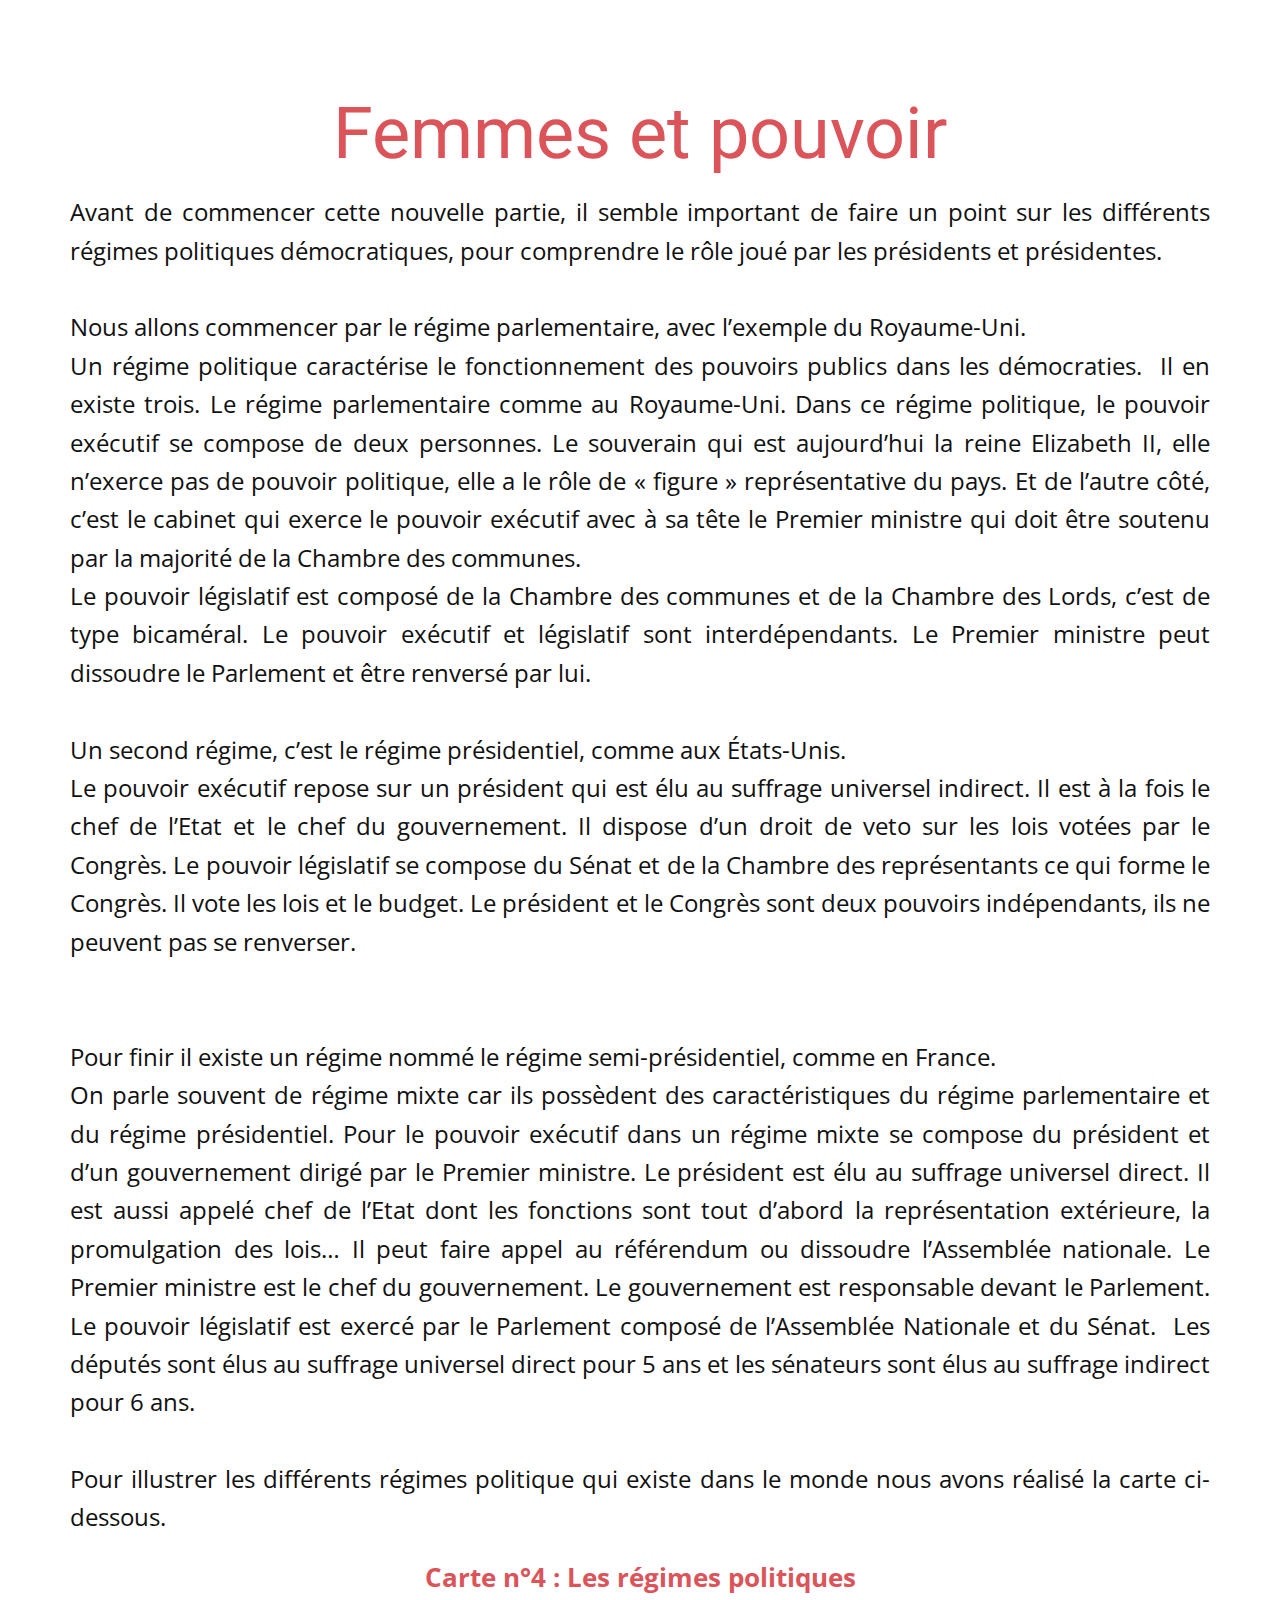
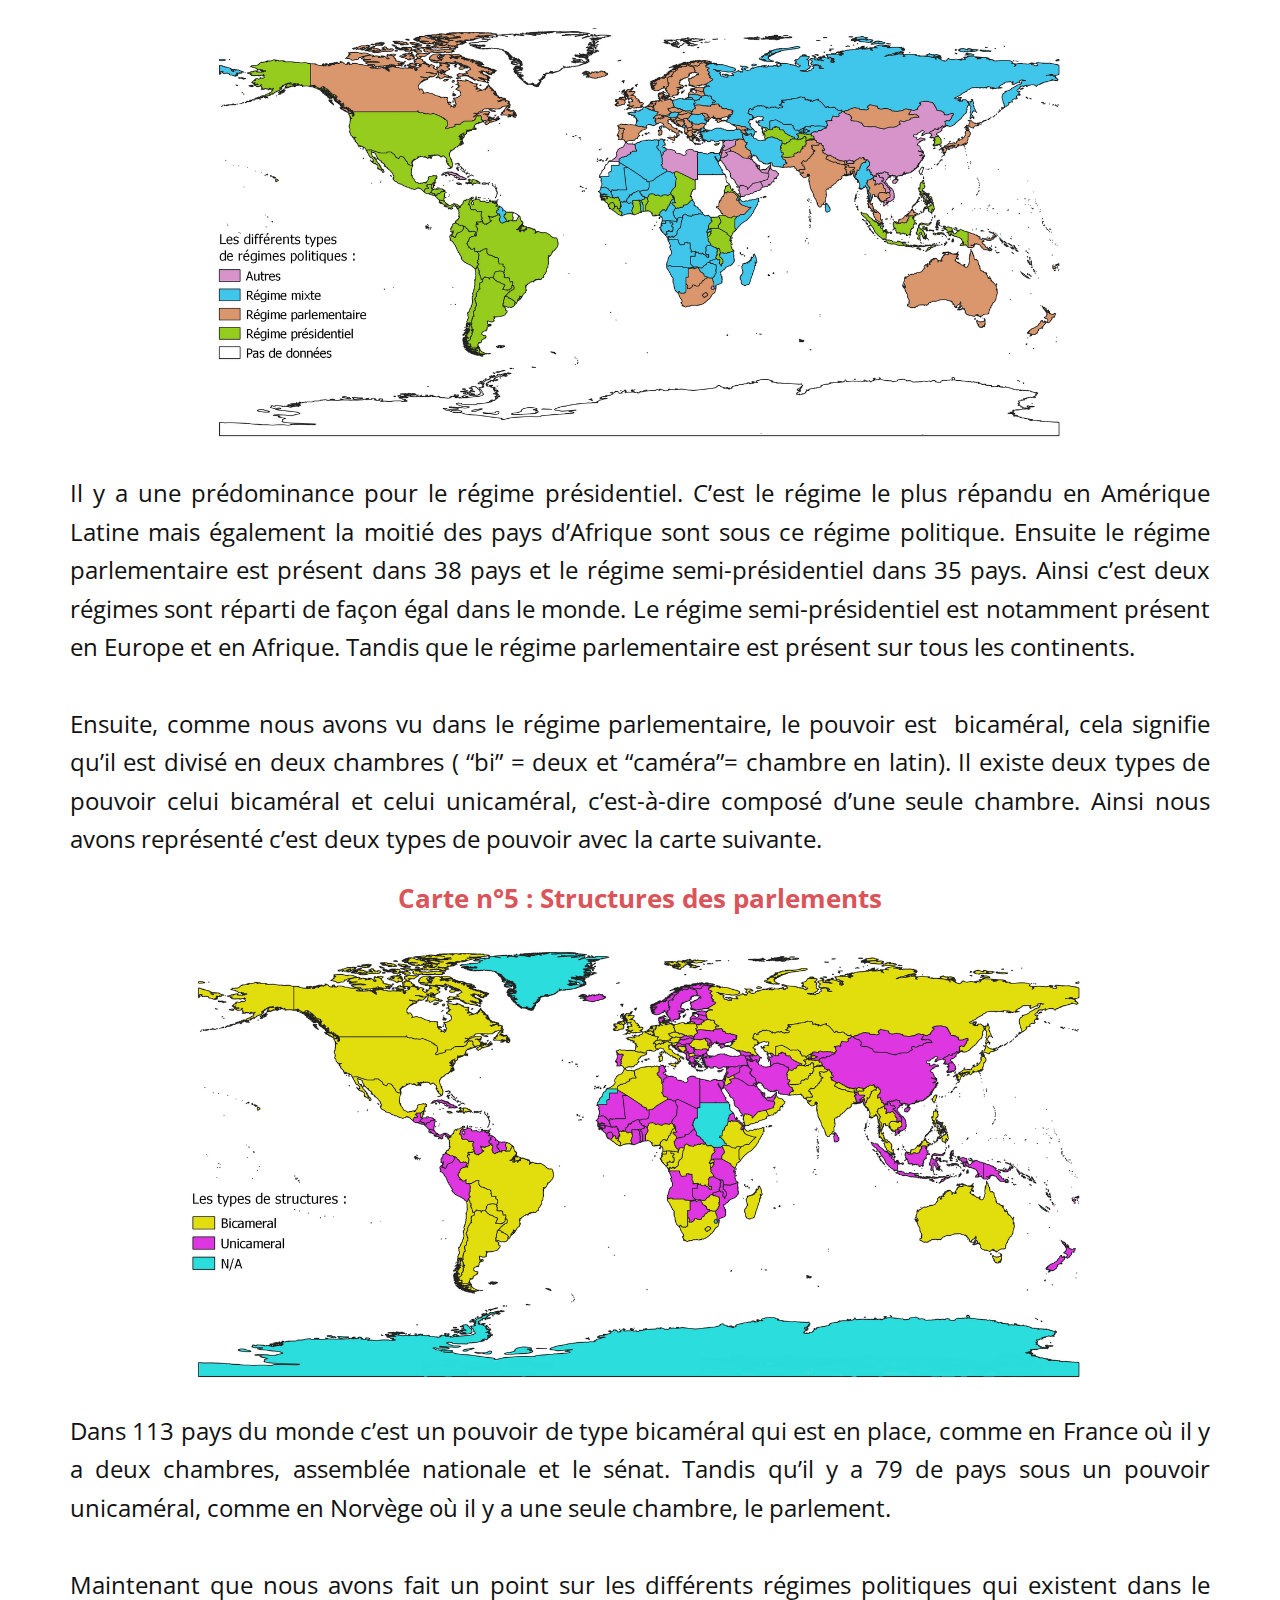
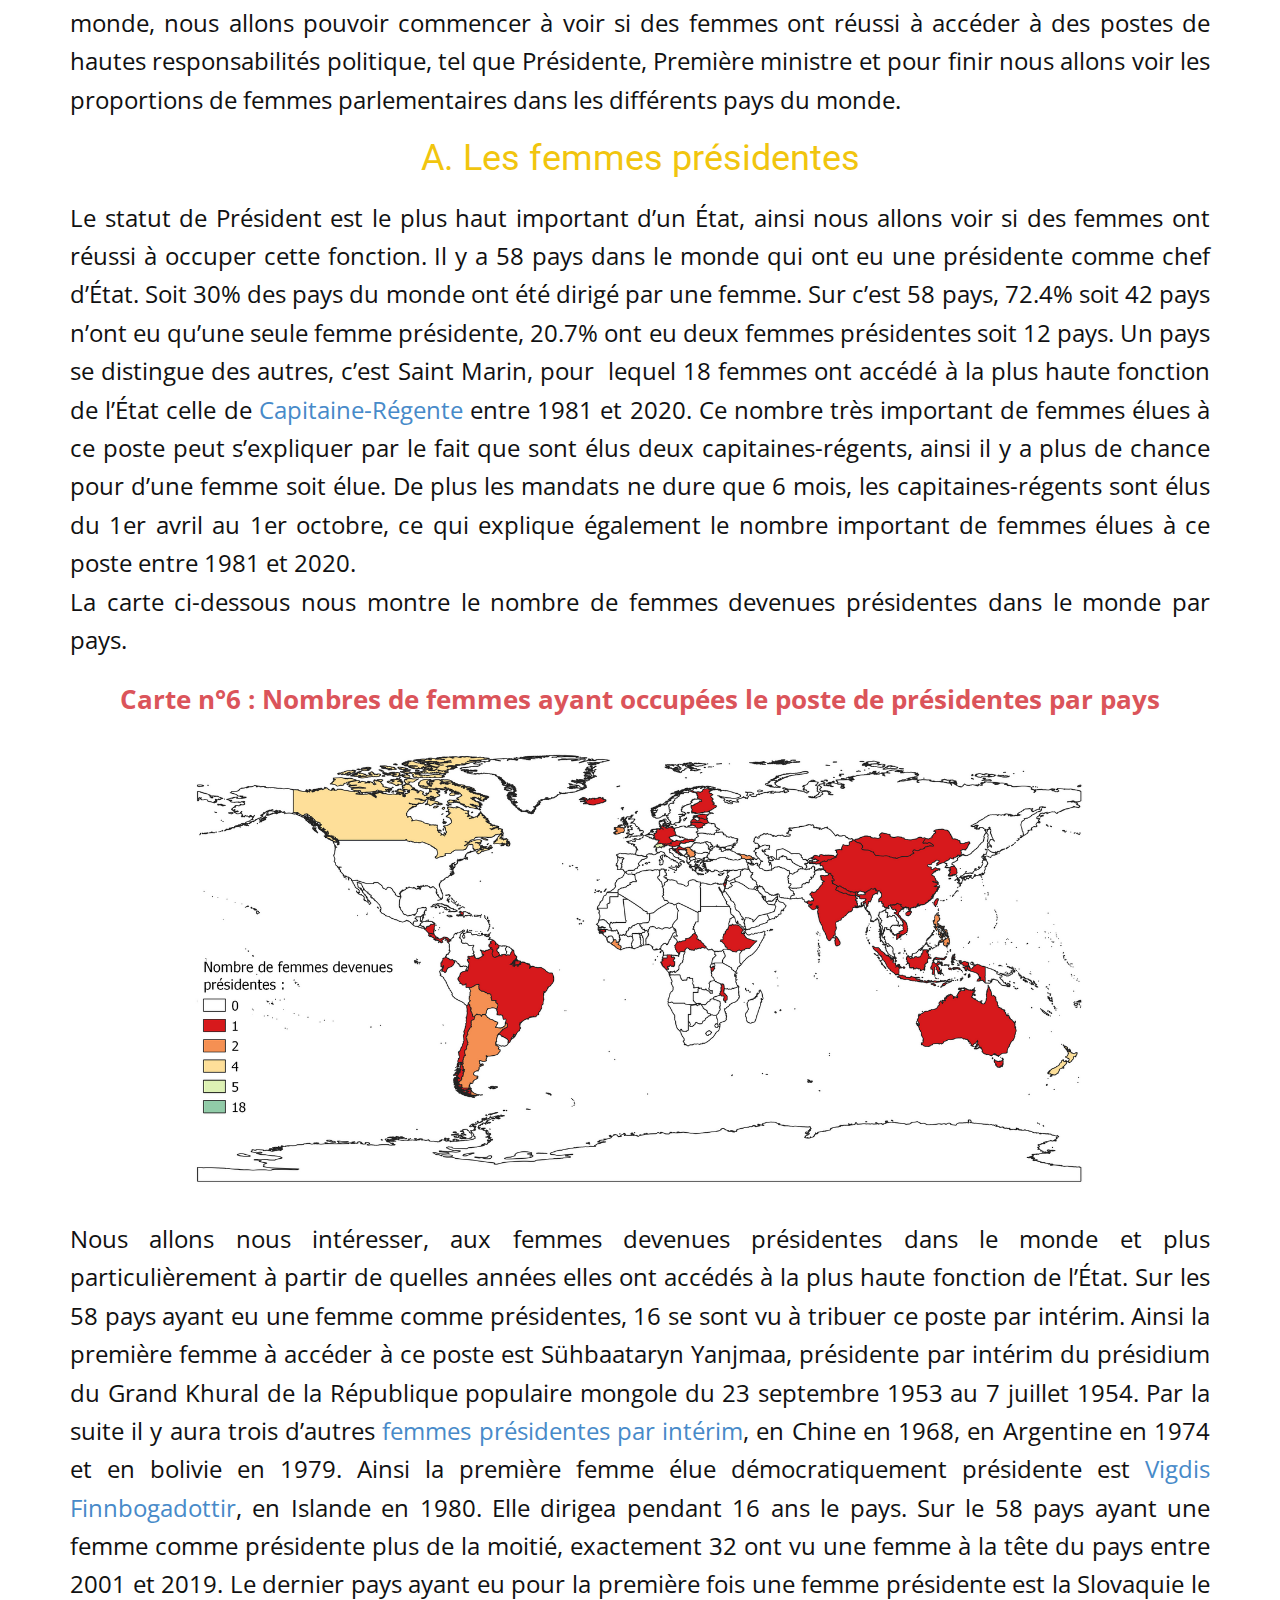
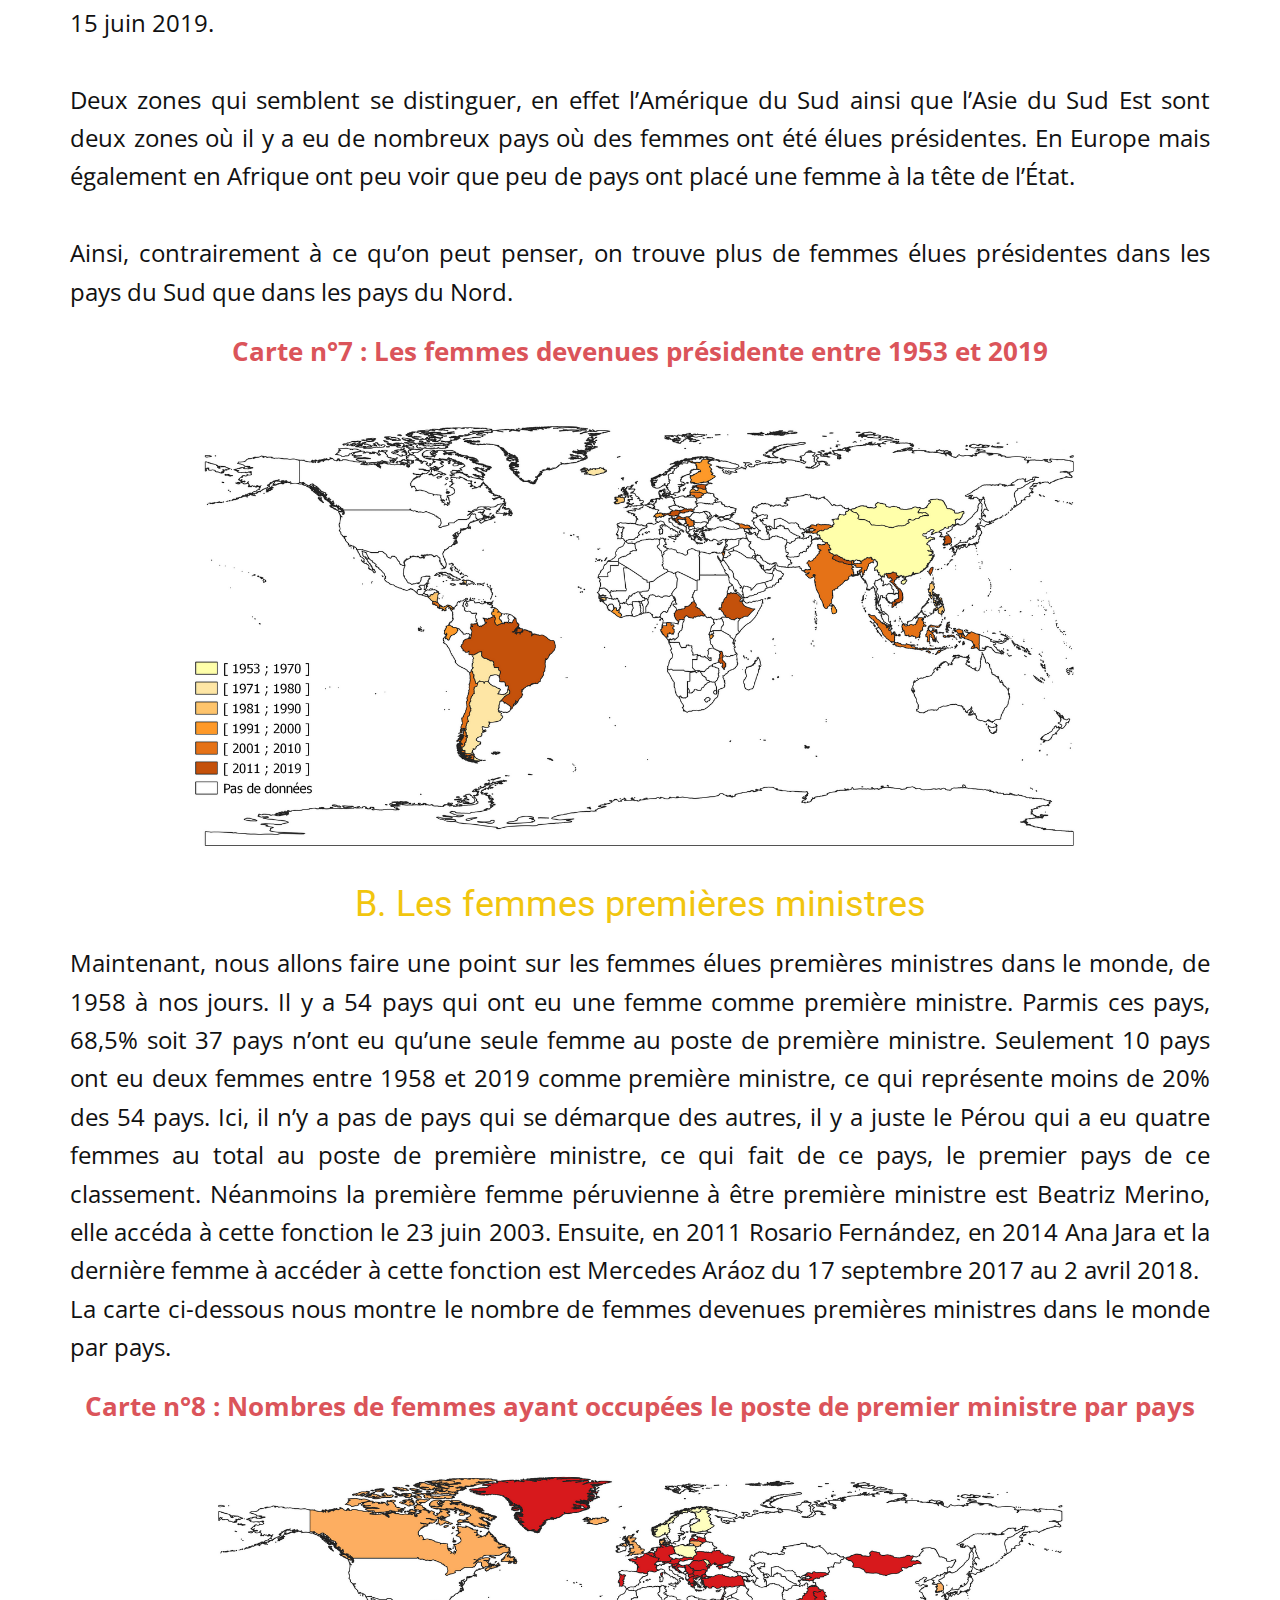
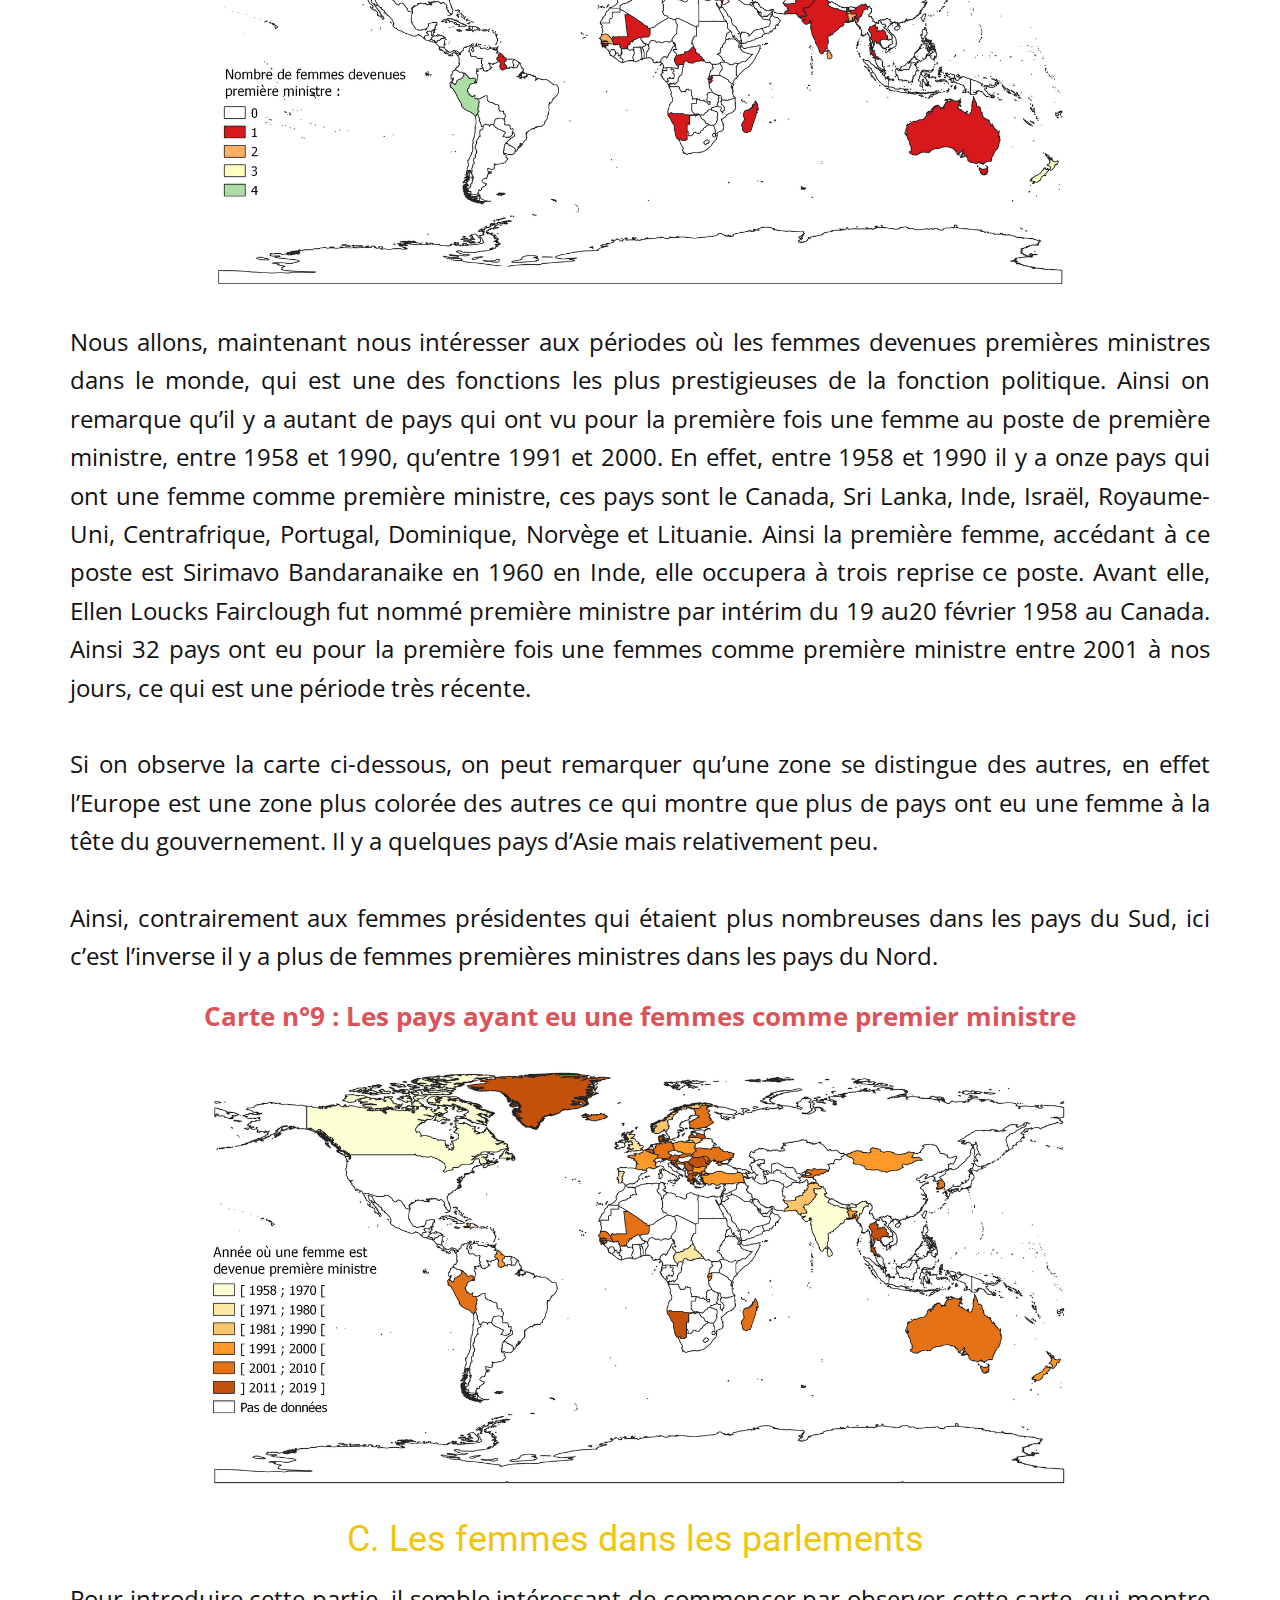
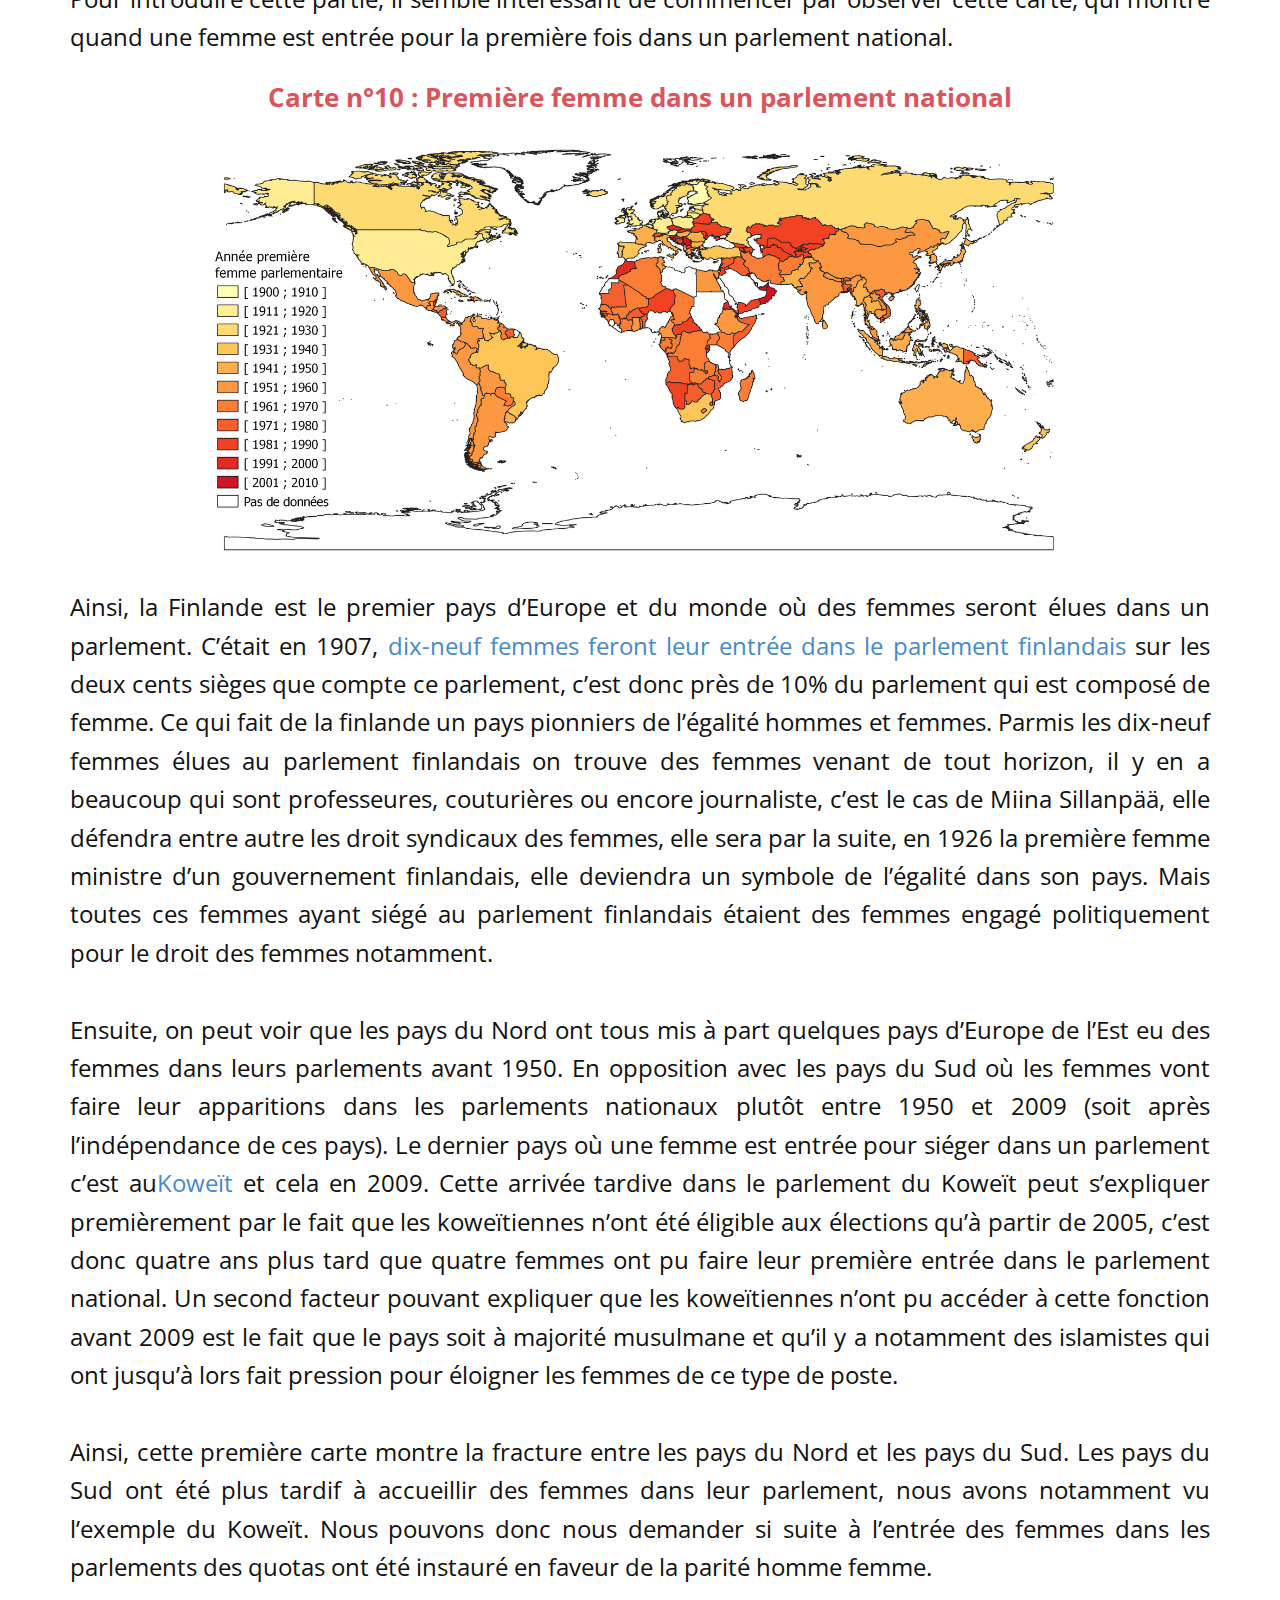
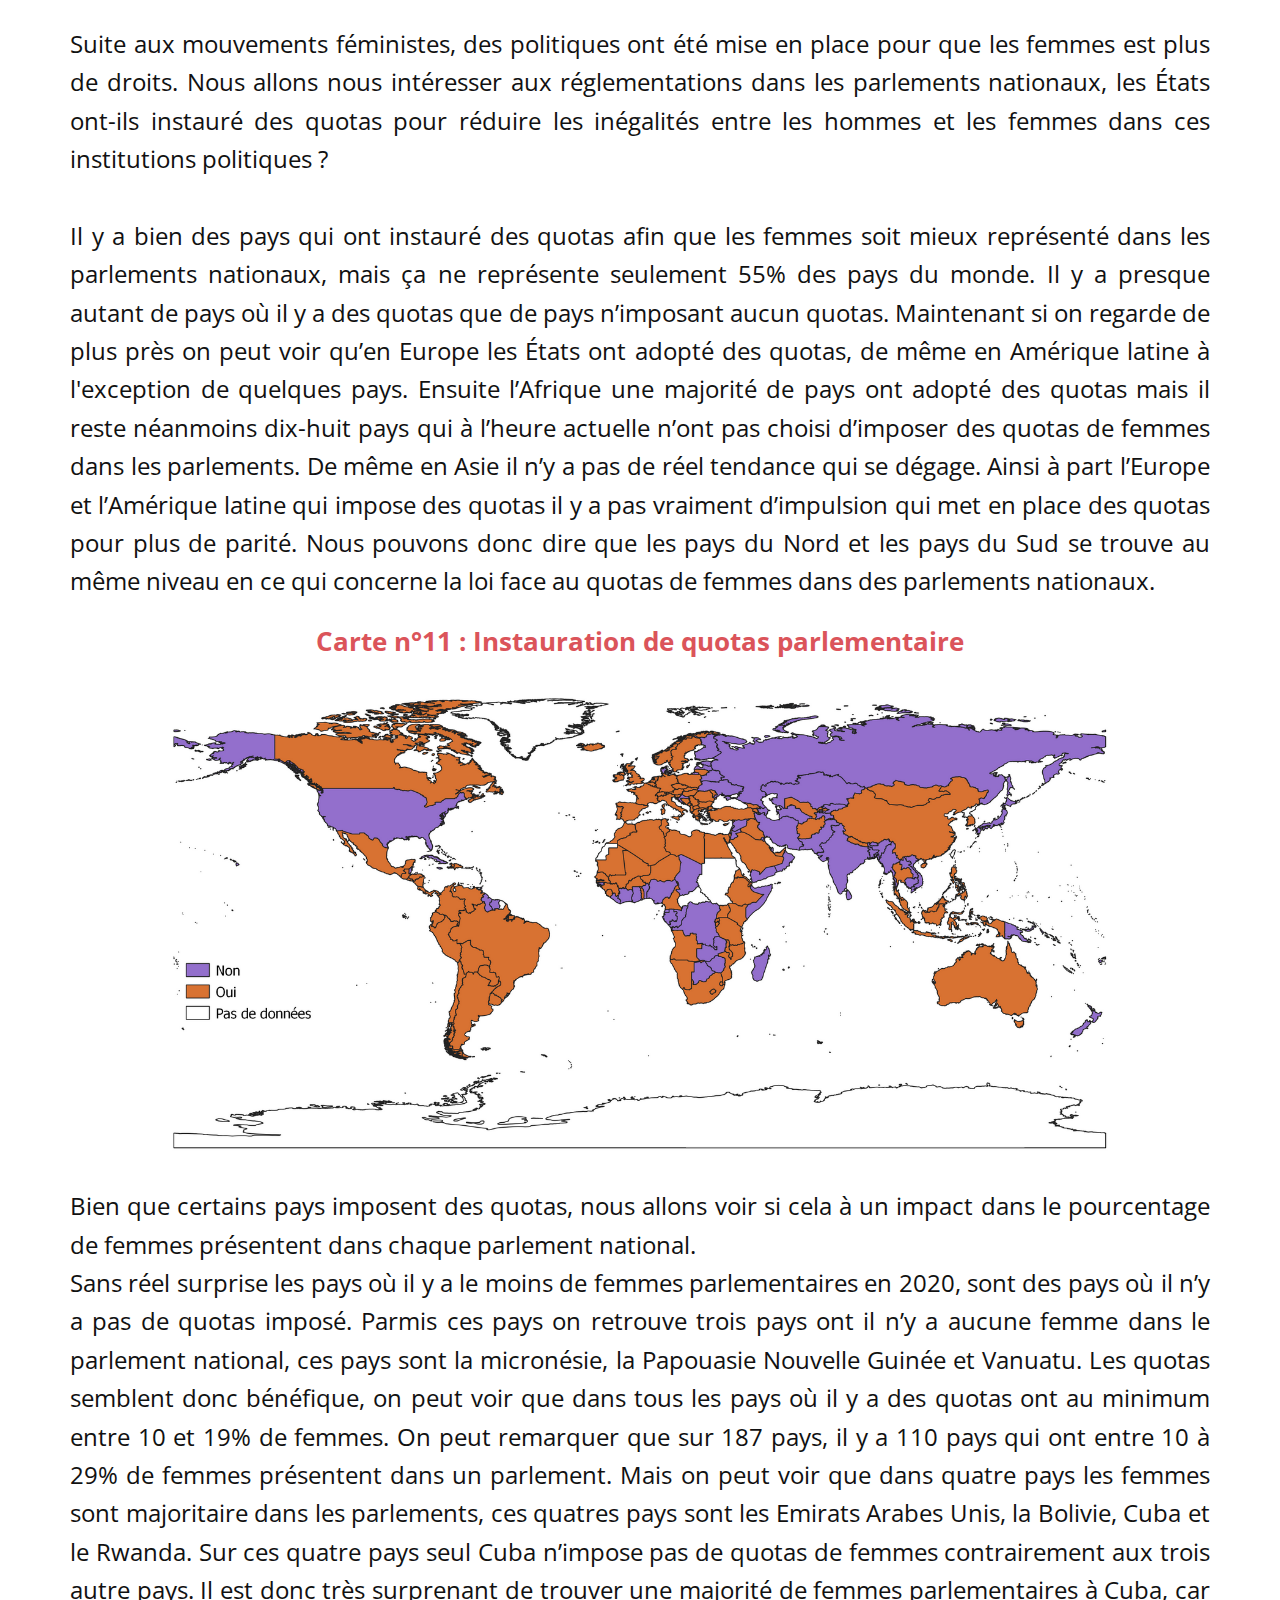
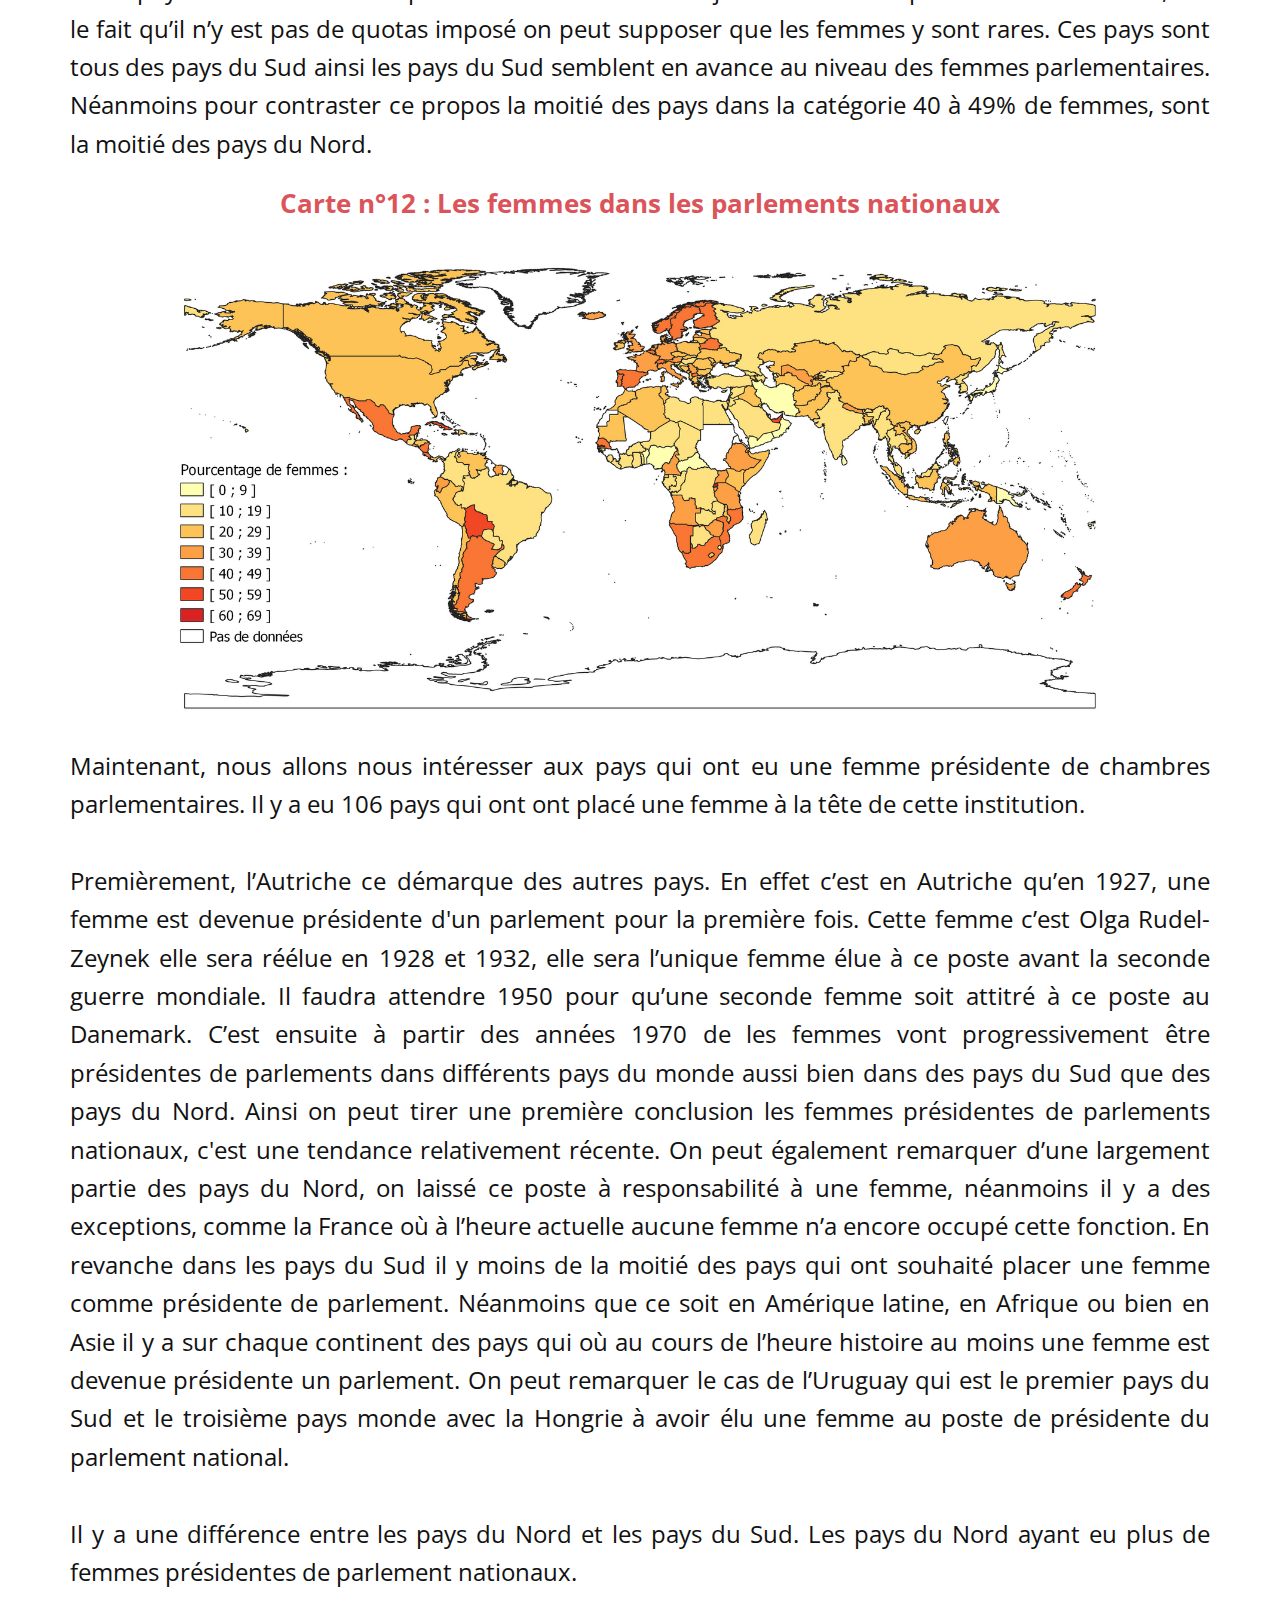
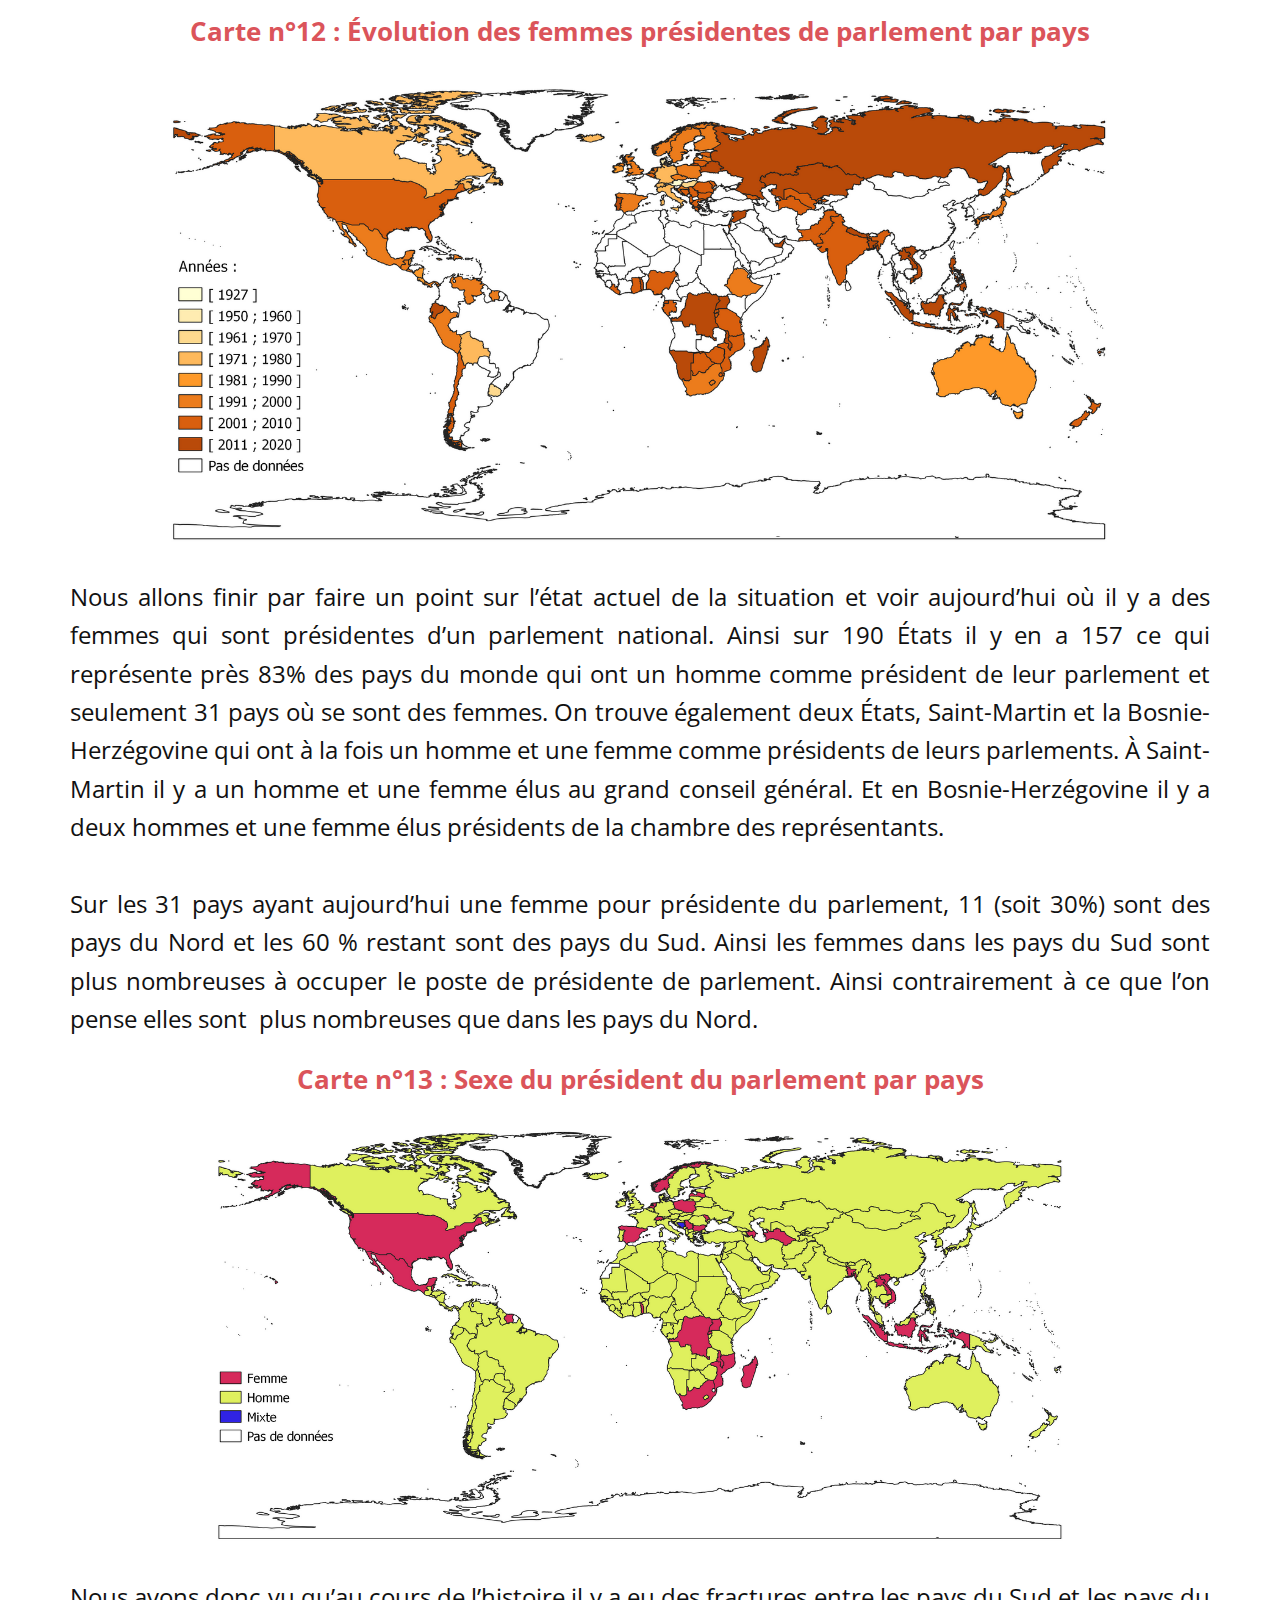
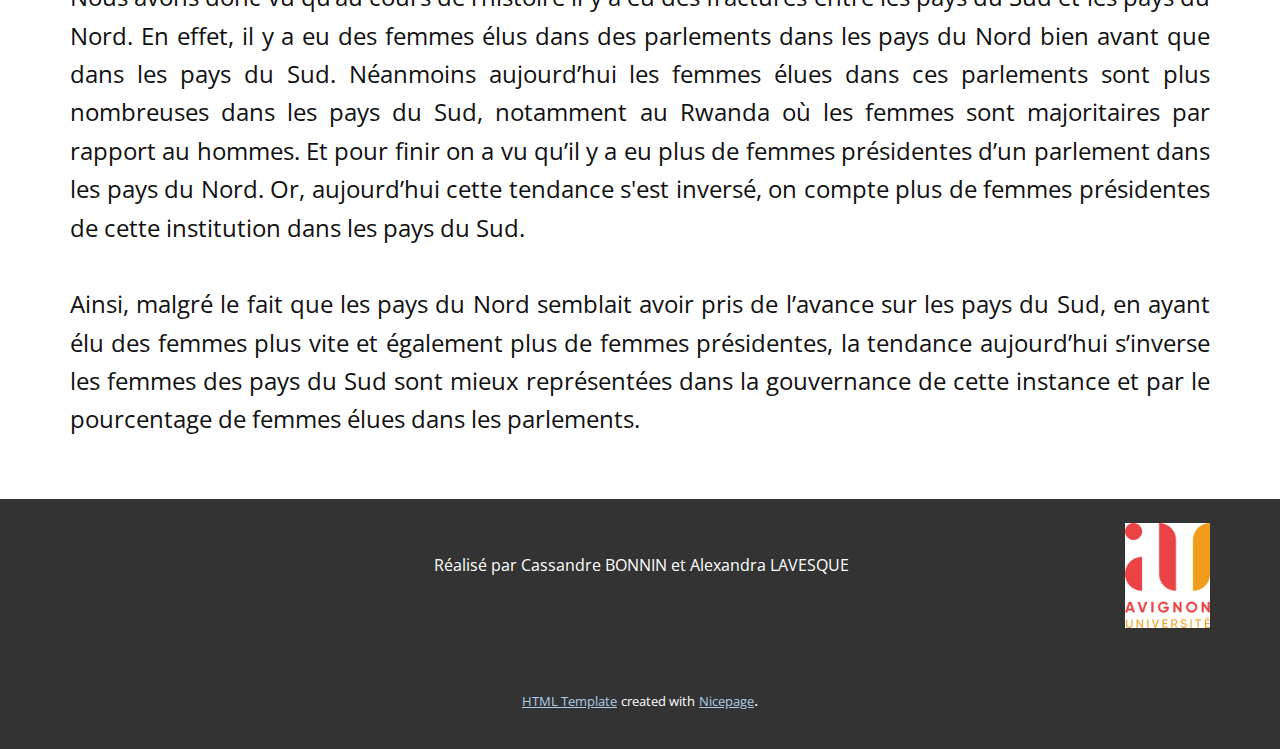
<file: Page-4.html>
<!DOCTYPE html>
<html style="font-size: 16px;">
  <head>
    <meta name="viewport" content="width=device-width, initial-scale=1.0">
    <meta charset="utf-8">
    <meta name="keywords" content="Femmes et pouvoir, A. Les femmes présidentes, B. Les femmes premières ministres, C. Les femmes dans les parlements">
    <meta name="description" content="">
    <meta name="page_type" content="np-template-header-footer-from-plugin">
    <title>Page 4</title>
    <link rel="stylesheet" href="nicepage.css" media="screen">
<link rel="stylesheet" href="Page-4.css" media="screen">
    <script class="u-script" type="text/javascript" src="jquery.js" defer=""></script>
    <script class="u-script" type="text/javascript" src="nicepage.js" defer=""></script>
    
    
    <link id="u-theme-google-font" rel="stylesheet" href="https://fonts.googleapis.com/css?family=Roboto:100,100i,300,300i,400,400i,500,500i,700,700i,900,900i|Open+Sans:300,300i,400,400i,600,600i,700,700i,800,800i">
    <script type="application/ld+json">{
		"@context": "http://schema.org",
		"@type": "Organization",
		"name": "",
		"url": "index.html"
}</script>
    <meta property="og:title" content="Page 4">
    <meta property="og:type" content="website">
    <meta name="theme-color" content="#478ac9">
    <link rel="canonical" href="index.html">
    <meta property="og:url" content="index.html">
  </head>
  <body class="u-body"><header class="u-clearfix u-header u-header" id="sec-0485"><div class="u-clearfix u-sheet u-sheet-1">
        <nav class="u-menu u-menu-dropdown u-offcanvas u-menu-1">
          <div class="menu-collapse" style="font-size: 1rem; letter-spacing: 0;">
            <a class="u-button-style u-custom-left-right-menu-spacing u-custom-padding-bottom u-custom-top-bottom-menu-spacing u-nav-link u-text-active-palette-1-base u-text-hover-palette-2-base" href="#">
              <svg><use xmlns:xlink="http://www.w3.org/1999/xlink" xlink:href="#menu-hamburger"></use></svg>
              <svg version="1.1" xmlns="http://www.w3.org/2000/svg" xmlns:xlink="http://www.w3.org/1999/xlink"><defs><symbol id="menu-hamburger" viewBox="0 0 16 16" style="width: 16px; height: 16px;"><rect y="1" width="16" height="2"></rect><rect y="7" width="16" height="2"></rect><rect y="13" width="16" height="2"></rect>
</symbol>
</defs></svg>
            </a>
          </div>
          <div class="u-nav-container">
            <ul class="u-nav u-unstyled u-nav-1"><li class="u-nav-item"><a class="u-button-style u-nav-link u-text-active-palette-1-base u-text-hover-palette-2-base" href="Page-1.html" style="padding: 10px 20px;">Page 1</a>
</li><li class="u-nav-item"><a class="u-button-style u-nav-link u-text-active-palette-1-base u-text-hover-palette-2-base" href="Page-2.html" style="padding: 10px 20px;">Page 2</a>
</li><li class="u-nav-item"><a class="u-button-style u-nav-link u-text-active-palette-1-base u-text-hover-palette-2-base" href="Page-3.html" style="padding: 10px 20px;">Page 3</a>
</li><li class="u-nav-item"><a class="u-button-style u-nav-link u-text-active-palette-1-base u-text-hover-palette-2-base" href="Page-4.html" style="padding: 10px 20px;">Page 4</a>
</li><li class="u-nav-item"><a class="u-button-style u-nav-link u-text-active-palette-1-base u-text-hover-palette-2-base" href="Page-5.html" style="padding: 10px 20px;">Page 5</a>
</li></ul>
          </div>
          <div class="u-nav-container-collapse">
            <div class="u-black u-container-style u-inner-container-layout u-opacity u-opacity-95 u-sidenav">
              <div class="u-menu-close"></div>
              <ul class="u-align-center u-nav u-popupmenu-items u-unstyled u-nav-2"><li class="u-nav-item"><a class="u-button-style u-nav-link" href="Page-1.html">Page 1</a>
</li><li class="u-nav-item"><a class="u-button-style u-nav-link" href="Page-2.html">Page 2</a>
</li><li class="u-nav-item"><a class="u-button-style u-nav-link" href="Page-3.html">Page 3</a>
</li><li class="u-nav-item"><a class="u-button-style u-nav-link" href="Page-4.html">Page 4</a>
</li><li class="u-nav-item"><a class="u-button-style u-nav-link" href="Page-5.html">Page 5</a>
</li></ul>
            </div>
            <div class="u-black u-menu-overlay u-opacity u-opacity-70"></div>
          </div>
        </nav>
      </div></header>
    <section class="u-clearfix u-section-1" id="sec-f402">
      <div class="u-clearfix u-sheet u-valign-bottom u-sheet-1">
        <h1 class="u-align-center u-heading-font u-text u-text-default u-text-palette-2-base u-title u-text-1">Femmes et pouvoir</h1>
        <p class="u-align-justify u-text u-text-default u-text-2">Avant de commencer cette nouvelle partie, il semble important de faire un point sur les différents régimes politiques démocratiques, pour comprendre le rôle joué par les présidents et présidentes.&nbsp;<br>
          <br>Nous allons commencer par le régime parlementaire, avec l’exemple du Royaume-Uni.<br>Un régime politique caractérise le fonctionnement des pouvoirs publics dans les démocraties.&nbsp; Il en existe trois. Le régime parlementaire comme au Royaume-Uni. Dans ce régime politique, le pouvoir exécutif se compose de deux personnes. Le souverain qui est aujourd’hui la reine Elizabeth II, elle n’exerce pas de pouvoir politique, elle a le rôle de « figure » représentative du pays. Et de l’autre côté, c’est le cabinet qui exerce le pouvoir exécutif avec à sa tête le Premier ministre qui doit être soutenu par la majorité de la Chambre des communes.&nbsp;<br>Le pouvoir législatif est composé de la Chambre des communes et de la Chambre des Lords, c’est de type bicaméral. Le pouvoir exécutif et législatif sont interdépendants. Le Premier ministre peut dissoudre le Parlement et être renversé par lui.&nbsp;<br>
          <br>Un second régime, c’est le régime présidentiel, comme aux États-Unis.&nbsp;<br>Le pouvoir exécutif repose sur un président qui est élu au suffrage universel indirect. Il est à la fois le chef de l’Etat et le chef du gouvernement. Il dispose d’un droit de veto sur les lois votées par le Congrès. Le pouvoir législatif se compose du Sénat et de la Chambre des représentants ce qui forme le Congrès. Il vote les lois et le budget. Le président et le Congrès sont deux pouvoirs indépendants, ils ne peuvent pas se renverser.&nbsp;<br>
          <br>
          <br>Pour finir il existe un régime nommé le régime semi-présidentiel, comme en France.&nbsp;<br>On parle souvent de régime mixte car ils possèdent des caractéristiques du régime parlementaire et du régime présidentiel. Pour le pouvoir exécutif dans un régime mixte se compose du président et d’un gouvernement dirigé par le Premier ministre. Le président est élu au suffrage universel direct. Il est aussi appelé chef de l’Etat dont les fonctions sont tout d’abord la représentation extérieure, la promulgation des lois… Il peut faire appel au référendum ou dissoudre l’Assemblée nationale. Le Premier ministre est le chef du gouvernement. Le gouvernement est responsable devant le Parlement. Le pouvoir législatif est exercé par le Parlement composé de l’Assemblée Nationale et du Sénat.&nbsp; Les députés sont élus au suffrage universel direct pour 5 ans et les sénateurs sont élus au suffrage indirect pour 6 ans.&nbsp;&nbsp;<br>
          <br>Pour illustrer les différents régimes politique qui existe dans le monde nous avons réalisé la carte ci-dessous.&nbsp;
        </p>
        <p class="u-align-justify u-text u-text-default u-text-palette-2-base u-text-3">
          <a href="https://data.ipu.org/fr/compare?field=country%3A%3Afield_structure_of_parliament#map" target="_blank"> Carte n°4 : Les régimes politiques</a>
        </p>
        <img src="images/Rgimepolitique.png" alt="" class="u-image u-image-default u-image-1" data-image-width="3501" data-image-height="1656">
        <p class="u-align-justify u-text u-text-default u-text-4">Il y a une prédominance pour le régime présidentiel. C’est le régime le plus répandu en Amérique Latine mais également la moitié des pays d’Afrique sont sous ce régime politique. Ensuite le régime parlementaire est présent dans 38 pays et le régime semi-présidentiel dans 35 pays. Ainsi c’est deux régimes sont réparti de façon égal dans le monde. Le régime semi-présidentiel est notamment présent en Europe et en Afrique. Tandis que le régime parlementaire est présent sur tous les continents.&nbsp;<br>
          <br>Ensuite, comme nous avons vu dans le régime parlementaire, le pouvoir est&nbsp; bicaméral, cela signifie qu’il est divisé en deux chambres ( “bi” = deux et “caméra”= chambre en latin). Il existe deux types de pouvoir celui bicaméral et celui unicaméral, c’est-à-dire composé d’une seule chambre. Ainsi nous avons représenté c’est deux types de pouvoir avec la carte suivante.&nbsp;
        </p>
        <p class="u-align-justify u-text u-text-default u-text-palette-2-base u-text-5">
          <a href="https://data.ipu.org/fr/compare?field=country%3A%3Afield_structure_of_parliament#map"> Carte n°5 : Structures des parlements</a>
        </p>
        <img src="images/Bicameral_Unicameral.png" alt="" class="u-image u-image-default u-image-2" data-image-width="3497" data-image-height="1640">
        <p class="u-align-justify u-text u-text-default u-text-6">Dans 113 pays du monde c’est un pouvoir de type bicaméral qui est en place, comme en France où il y a deux chambres, assemblée nationale et le sénat. Tandis qu’il y a 79 de pays sous un pouvoir unicaméral, comme en Norvège où il y a une seule chambre, le parlement.&nbsp;<br>
          <br>Maintenant que nous avons fait un point sur les différents régimes politiques qui existent dans le monde, nous allons pouvoir commencer à voir si des femmes ont réussi à accéder à des postes de hautes responsabilités politique, tel que Présidente, Première ministre et pour finir nous allons voir les proportions de femmes parlementaires dans les différents pays du monde.&nbsp;
        </p>
        <h2 class="u-align-justify u-text u-text-default u-text-palette-3-base u-text-7">A. Les femmes présidentes</h2>
        <p class="u-align-justify u-text u-text-default u-text-8"> Le statut de Président est le plus haut important d’un État, ainsi nous allons voir si des femmes ont réussi à occuper cette fonction. Il y a 58 pays dans le monde qui ont eu une présidente comme chef d’État. Soit 30% des pays du monde ont été dirigé par une femme. Sur c’est 58 pays, 72.4% soit 42 pays n’ont eu qu’une seule femme présidente, 20.7% ont eu deux femmes présidentes soit 12 pays. Un pays se distingue des autres, c’est Saint Marin, pour&nbsp; lequel 18 femmes ont accédé à la plus haute fonction de l’État celle de <a href="https://fr.wikipedia.org/wiki/Capitaine-r%C3%A9gent ">Capitaine-</a>
          <a href="https://fr.wikipedia.org/wiki/Capitaine-r%C3%A9gent " target="_blank">Régente</a> entre 1981 et 2020. Ce nombre très important de femmes élues à ce poste peut s’expliquer par le fait que sont élus deux capitaines-régents, ainsi il y a plus de chance pour d’une femme soit élue. De plus les mandats ne dure que 6 mois, les capitaines-régents sont élus du 1er avril au 1er octobre, ce qui explique également le nombre important de femmes élues à ce poste entre 1981 et 2020.&nbsp;<br>La carte ci-dessous nous montre le nombre de femmes devenues présidentes dans le monde par pays.&nbsp;
        </p>
        <p class="u-align-justify u-text u-text-default u-text-palette-2-base u-text-9">
          <a target="_blank"> Carte n°6 : Nombres de femmes ayant occupées le poste de présidentes par pays</a>
        </p>
        <img src="images/Nombreprsidentes.png" alt="" class="u-image u-image-default u-image-3" data-image-width="3501" data-image-height="1660">
        <p class="u-align-justify u-text u-text-default u-text-10">Nous allons nous intéresser, aux femmes devenues présidentes dans le monde et plus particulièrement à partir de quelles années elles ont accédés à la plus haute fonction de l’État. Sur les 58 pays ayant eu une femme comme présidentes, 16 se sont vu à tribuer ce poste par intérim. Ainsi la première femme à accéder à ce poste est Sühbaataryn Yanjmaa, présidente par intérim du présidium du Grand Khural de la République populaire mongole du 23 septembre 1953 au 7 juillet 1954. Par la suite il y aura trois d’autres<a href="https://fr.wikipedia.org/wiki/Liste_de_dirigeantes_politiques "> femmes présidentes par </a>
          <a href="https://fr.wikipedia.org/wiki/Liste_de_dirigeantes_politiques " target="_blank">intérim</a>, en Chine en 1968, en Argentine en 1974 et en bolivie en 1979. Ainsi la première femme élue démocratiquement présidente est <a href=" http://www.linternaute.com/actualite/dossier/05/femmes-en-politique/portrait-europe-4.shtml" target="_blank">Vigdis</a>
          <a href=" http://www.linternaute.com/actualite/dossier/05/femmes-en-politique/portrait-europe-4.shtml"> Finnbogadottir</a>, en Islande en 1980. Elle dirigea pendant 16 ans le pays. Sur le 58 pays ayant une femme comme présidente plus de la moitié, exactement 32 ont vu une femme à la tête du pays entre 2001 et 2019. Le dernier pays ayant eu pour la première fois une femme présidente est la Slovaquie le 15 juin 2019.&nbsp; &nbsp; &nbsp; &nbsp;&nbsp;<br>
          <br>Deux zones qui semblent se distinguer, en effet l’Amérique du Sud ainsi que l’Asie du Sud Est sont deux zones où il y a eu de nombreux pays où des femmes ont été élues présidentes. En Europe mais également en Afrique ont peu voir que peu de pays ont placé une femme à la tête de l’État.&nbsp;<br>
          <br>Ainsi, contrairement à ce qu’on peut penser, on trouve plus de femmes élues présidentes dans les pays du Sud que dans les pays du Nord.&nbsp;
        </p>
        <p class="u-align-justify u-text u-text-default u-text-palette-2-base u-text-11">
          <a href="https://data.ipu.org/fr/compare?field=country%3Afield_first_woman_in_parliamen%3Afield_year#map " target="_blank"> Carte n°7 : Les femmes devenues présidente entre 1953 et 2019</a>
        </p>
        <img src="images/Prsidente.png" alt="" class="u-image u-image-default u-image-4" data-image-width="3501" data-image-height="1676">
        <h2 class="u-align-justify u-text u-text-default u-text-palette-3-base u-text-12">B. Les femmes premières ministres</h2>
        <p class="u-align-justify u-text u-text-default u-text-13"> Maintenant, nous allons faire une point sur les femmes élues premières ministres dans le monde, de 1958 à nos jours. Il y a 54 pays qui ont eu une femme comme première ministre. Parmis ces pays, 68,5% soit 37 pays n’ont eu qu’une seule femme au poste de première ministre. Seulement 10 pays ont eu deux femmes entre 1958 et 2019 comme première ministre, ce qui représente moins de 20% des 54 pays. Ici, il n’y a pas de pays qui se démarque des autres, il y a juste le Pérou qui a eu quatre femmes au total au poste de première ministre, ce qui fait de ce pays, le premier pays de ce classement. Néanmoins la première femme péruvienne à être première ministre est Beatriz Merino, elle accéda à cette fonction le 23 juin 2003. Ensuite, en 2011 Rosario Fernández, en 2014 Ana Jara et la dernière femme à accéder à cette fonction est Mercedes Aráoz du 17 septembre 2017 au 2 avril 2018.<br>La carte ci-dessous nous montre le nombre de femmes devenues premières ministres dans le monde par pays.&nbsp;
        </p>
        <p class="u-align-justify u-text u-text-default u-text-palette-2-base u-text-14">
          <a href="https://www.rulers.org/ "> Carte n°8 : Nombres de femmes ayant occupées le poste de premier ministre par pays</a>
        </p>
        <img src="images/Nombrepremireministre.png" alt="" class="u-image u-image-default u-image-5" data-image-width="3505" data-image-height="1660">
        <p class="u-align-justify u-text u-text-default u-text-15">Nous allons, maintenant nous intéresser aux périodes où les femmes devenues premières ministres dans le monde, qui est une des fonctions les plus prestigieuses de la fonction politique. Ainsi on remarque qu’il y a autant de pays qui ont vu pour la première fois une femme au poste de première ministre, entre 1958 et 1990, qu’entre 1991 et 2000. En effet, entre 1958 et 1990 il y a onze pays qui ont une femme comme première ministre, ces pays sont le Canada, Sri Lanka, Inde, Israël, Royaume-Uni, Centrafrique, Portugal, Dominique, Norvège et Lituanie. Ainsi la première femme, accédant à ce poste est Sirimavo Bandaranaike en 1960 en Inde, elle occupera à trois reprise ce poste. Avant elle, Ellen Loucks Fairclough fut nommé première ministre par intérim du 19 au<a href="https://fr.wikipedia.org/wiki/20_f%C3%A9vrier"></a>20 février 1958 au Canada. Ainsi 32 pays ont eu pour la première fois une femmes comme première ministre entre 2001 à nos jours, ce qui est une période très récente.&nbsp;<br>
          <br>Si on observe la carte ci-dessous, on peut remarquer qu’une zone se distingue des autres, en effet l’Europe est une zone plus colorée des autres ce qui montre que plus de pays ont eu une femme à la tête du gouvernement. Il y a quelques pays d’Asie mais relativement peu.&nbsp;<br>
          <br>Ainsi, contrairement aux femmes présidentes qui étaient plus nombreuses dans les pays du Sud, ici c’est l’inverse il y a plus de femmes premières ministres dans les pays du Nord.&nbsp;
        </p>
        <p class="u-align-justify u-text u-text-default u-text-palette-2-base u-text-16">
          <a href="https://www.rulers.org/"> Carte n°9 : Les pays ayant eu une femmes comme premier ministre</a>
        </p>
        <img src="images/Datepremireministre.png" alt="" class="u-image u-image-default u-image-6" data-image-width="3501" data-image-height="1664">
        <h2 class="u-align-justify u-text u-text-default u-text-palette-3-base u-text-17">C. Les femmes dans les parlements&nbsp;</h2>
        <p class="u-align-justify u-text u-text-default u-text-18"> Pour introduire cette partie, il semble intéressant de commencer par observer cette carte, qui montre quand une femme est entrée pour la première fois dans un parlement national.&nbsp;</p>
        <p class="u-align-justify u-text u-text-default u-text-palette-2-base u-text-19">
          <a href="https://data.ipu.org/fr/compare?field=country%3Afield_first_woman_in_parliamen%3Afield_year#map "> Carte n°10 : Première femme dans un parlement national</a>
        </p>
        <img src="images/Annespremirefemmeparlement1.png" alt="" class="u-image u-image-default u-image-7" data-image-width="3497" data-image-height="1652">
        <p class="u-align-justify u-text u-text-default u-text-20">Ainsi, la Finlande est le premier pays d’Europe et du monde où des femmes seront élues dans un parlement. C’était en 1907, <a href=" http://www.helsinki.fi/sukupuolentutkimus/aanioikeus/en/articles/first.htm " target="_blank">dix-neuf femmes feront leur entrée dans le parlement finlandais</a> sur les deux cents sièges que compte ce parlement, c’est donc près de 10% du parlement qui est composé de femme. Ce qui fait de la finlande un pays pionniers de l’égalité hommes et femmes. Parmis les dix-neuf femmes élues au parlement finlandais on trouve des femmes venant de tout horizon, il y en a beaucoup qui sont professeures, couturières ou encore journaliste, c’est le cas de Miina Sillanpää, elle défendra entre autre les droit syndicaux des femmes, elle sera par la suite, en 1926 la première femme ministre d’un gouvernement finlandais, elle deviendra un symbole de l’égalité dans son pays. Mais toutes ces femmes ayant siégé au parlement finlandais étaient des femmes engagé politiquement pour le droit des femmes notamment.&nbsp; &nbsp; &nbsp;<br>
          <br>Ensuite, on peut voir que les pays du Nord ont tous mis à part quelques pays d’Europe de l’Est eu des femmes dans leurs parlements avant 1950. En opposition avec les pays du Sud où les femmes vont faire leur apparitions dans les parlements nationaux plutôt entre 1950 et 2009 (soit après l’indépendance de ces pays). Le dernier pays où une femme est entrée pour siéger dans un parlement c’est au<a href="https://www.lemonde.fr/proche-orient/article/2009/05/18/quatre-femmes-elues-deputees-au-koweit_1194616_3218.html "></a>
          <a href="https://www.lemonde.fr/proche-orient/article/2009/05/18/quatre-femmes-elues-deputees-au-koweit_1194616_3218.html " target="_blank">Koweït</a> et cela en 2009. Cette arrivée tardive dans le parlement du Koweït peut s’expliquer premièrement par le fait que les koweïtiennes n’ont été éligible aux élections qu’à partir de 2005, c’est donc quatre ans plus tard que quatre femmes ont pu faire leur première entrée dans le parlement national. Un second facteur pouvant expliquer que les koweïtiennes n’ont pu accéder à cette fonction avant 2009 est le fait que le pays soit à majorité musulmane et qu’il y a notamment des islamistes qui ont jusqu’à lors fait pression pour éloigner les femmes de ce type de poste.&nbsp; &nbsp; &nbsp; &nbsp; &nbsp;<br>
          <br>Ainsi, cette première carte montre la fracture entre les pays du Nord et les pays du Sud. Les pays du Sud ont été plus tardif à accueillir des femmes dans leur parlement, nous avons notamment vu l’exemple du Koweït. Nous pouvons donc nous demander si suite à l’entrée des femmes dans les parlements des quotas ont été instauré en faveur de la parité homme femme.&nbsp;<br>&nbsp; &nbsp;&nbsp;<br>Suite aux mouvements féministes, des politiques ont été mise en place pour que les femmes est plus de droits. Nous allons nous intéresser aux réglementations dans les parlements nationaux, les États ont-ils instauré des quotas pour réduire les inégalités entre les hommes et les femmes dans ces institutions politiques ?&nbsp; &nbsp; &nbsp;<br>
          <br>Il y a bien des pays qui ont instauré des quotas afin que les femmes soit mieux représenté dans les parlements nationaux, mais ça ne représente seulement 55% des pays du monde. Il y a presque autant de pays où il y a des quotas que de pays n’imposant aucun quotas. Maintenant si on regarde de plus près on peut voir qu’en Europe les États ont adopté des quotas, de même en Amérique latine à l'exception de quelques pays. Ensuite l’Afrique une majorité de pays ont adopté des quotas mais il reste néanmoins dix-huit pays qui à l’heure actuelle n’ont pas choisi d’imposer des quotas de femmes dans les parlements. De même en Asie il n’y a pas de réel tendance qui se dégage. Ainsi à part l’Europe et l’Amérique latine qui impose des quotas il y a pas vraiment d’impulsion qui met en place des quotas pour plus de parité. Nous pouvons donc dire que les pays du Nord et les pays du Sud se trouve au même niveau en ce qui concerne la loi face au quotas de femmes dans des parlements nationaux.&nbsp;
        </p>
        <p class="u-align-justify u-text u-text-default u-text-palette-2-base u-text-21">
          <a href="https://data.ipu.org/fr/compare?field=chamber%3Afield_chamber_speakers%3Afield_sex&amp;structure=any__lower_chamber#map " target="_blank"> Carte n°11 : Instauration de quotas parlementaire</a>
        </p>
        <img src="images/Quotasparlement.png" alt="" class="u-image u-image-default u-image-8" data-image-width="3505" data-image-height="1668">
        <p class="u-align-justify u-text u-text-default u-text-22"> Bien que certains pays imposent des quotas, nous allons voir si cela à un impact dans le pourcentage de femmes présentent dans chaque parlement national.&nbsp; &nbsp;&nbsp;<br>Sans réel surprise les pays où il y a le moins de femmes parlementaires en 2020, sont des pays où il n’y a pas de quotas imposé. Parmis ces pays on retrouve trois pays ont il n’y a aucune femme dans le parlement national, ces pays sont la micronésie, la Papouasie Nouvelle Guinée et Vanuatu. Les quotas semblent donc bénéfique, on peut voir que dans tous les pays où il y a des quotas ont au minimum entre 10 et 19% de femmes. On peut remarquer que sur 187 pays, il y a 110 pays qui ont entre 10 à 29% de femmes présentent dans un parlement. Mais on peut voir que dans quatre pays les femmes sont majoritaire dans les parlements, ces quatres pays sont les Emirats Arabes Unis, la Bolivie, Cuba et le Rwanda. Sur ces quatre pays seul Cuba n’impose pas de quotas de femmes contrairement aux trois autre pays. Il est donc très surprenant de trouver une majorité de femmes parlementaires à Cuba, car le fait qu’il n’y est pas de quotas imposé on peut supposer que les femmes y sont rares. Ces pays sont tous des pays du Sud ainsi les pays du Sud semblent en avance au niveau des femmes parlementaires. Néanmoins pour contraster ce propos la moitié des pays dans la catégorie 40 à 49% de femmes, sont la moitié des pays du Nord.
        </p>
        <p class="u-align-justify u-text u-text-default u-text-palette-2-base u-text-23">
          <a href="https://data.ipu.org/fr/compare?field=chamber%3A%3Acurrent_women_percent&amp;structure=any__lower_chamber#map "> Carte n°12 : Les femmes dans les parlements nationaux</a>
        </p>
        <img src="images/Pourcentagefemmes.png" alt="" class="u-image u-image-default u-image-9" data-image-width="3506" data-image-height="1693">
        <p class="u-align-justify u-text u-text-default u-text-24"> Maintenant, nous allons nous intéresser aux pays qui ont eu une femme présidente de chambres parlementaires. Il y a eu 106 pays qui ont ont placé une femme à la tête de cette institution.&nbsp;<br>
          <br>Premièrement, l’Autriche ce démarque des autres pays. En effet c’est en Autriche qu’en 1927, une femme est devenue présidente d'un parlement pour la première fois. Cette femme c’est Olga Rudel-Zeynek elle sera réélue en 1928 et 1932, elle sera l’unique femme élue à ce poste avant la seconde guerre mondiale. Il faudra attendre 1950 pour qu’une seconde femme soit attitré à ce poste au Danemark. C’est ensuite à partir des années 1970 de les femmes vont progressivement être présidentes de parlements dans différents pays du monde aussi bien dans des pays du Sud que des pays du Nord. Ainsi on peut tirer une première conclusion les femmes présidentes de parlements nationaux, c'est une tendance relativement récente. On peut également remarquer d’une largement partie des pays du Nord, on laissé ce poste à responsabilité à une femme, néanmoins il y a des exceptions, comme la France où à l’heure actuelle aucune femme n’a encore occupé cette fonction. En revanche dans les pays du Sud il y moins de la moitié des pays qui ont souhaité placer une femme comme présidente de parlement. Néanmoins que ce soit en Amérique latine, en Afrique ou bien en Asie il y a sur chaque continent des pays qui où au cours de l’heure histoire au moins une femme est devenue présidente un parlement. On peut remarquer le cas de l’Uruguay qui est le premier pays du Sud et le troisième pays monde avec la Hongrie à avoir élu une femme au poste de présidente du parlement national.&nbsp; &nbsp; &nbsp;<br>
          <br>Il y a une différence entre les pays du Nord et les pays du Sud. Les pays du Nord ayant eu plus de femmes présidentes de parlement nationaux.&nbsp;
        </p>
        <p class="u-align-justify u-text u-text-default u-text-palette-2-base u-text-25">
          <a href="http://archive.ipu.org/PDF/publications/wmn45-05_fr.pdf "> Carte n°12 : Évolution des femmes présidentes de parlement par pays</a>
        </p>
        <img src="images/Annepremirefemmeprsidenteparlement.png" alt="" class="u-image u-image-default u-image-10" data-image-width="3501" data-image-height="1668">
        <p class="u-align-justify u-text u-text-default u-text-26"> Nous allons finir par faire un point sur l’état actuel de la situation et voir aujourd’hui où il y a des femmes qui sont présidentes d’un parlement national. Ainsi sur 190 États il y en a 157 ce qui représente près 83% des pays du monde qui ont un homme comme président de leur parlement et seulement 31 pays où se sont des femmes. On trouve également deux États, Saint-Martin et la Bosnie-Herzégovine qui ont à la fois un homme et une femme comme présidents de leurs parlements. À Saint-Martin il y a un homme et une femme élus au grand conseil général. Et en Bosnie-Herzégovine il y a deux hommes et une femme élus présidents de la chambre des représentants.<br>
          <br>Sur les 31 pays ayant aujourd’hui une femme pour présidente du parlement, 11 (soit 30%) sont des pays du Nord et les 60 % restant sont des pays du Sud. Ainsi les femmes dans les pays du Sud sont plus nombreuses à occuper le poste de présidente de parlement. Ainsi contrairement à ce que l’on pense elles sont&nbsp; plus nombreuses que dans les pays du Nord.
        </p>
        <p class="u-align-justify u-text u-text-default u-text-palette-2-base u-text-27">
          <a href="https://data.ipu.org/fr/compare?field=chamber%3Afield_chamber_speakers%3Afield_sex&amp;structure=any__lower_chamber#map "> Carte n°13 : Sexe du président du parlement par pays</a>
        </p>
        <img src="images/Sexeprsidentparlement.png" alt="" class="u-image u-image-default u-image-11" data-image-width="3506" data-image-height="1657">
        <p class="u-align-justify u-text u-text-default u-text-28"> Nous avons donc vu qu’au cours de l’histoire il y a eu des fractures entre les pays du Sud et les pays du Nord. En effet, il y a eu des femmes élus dans des parlements dans les pays du Nord bien avant que dans les pays du Sud. Néanmoins aujourd’hui les femmes élues dans ces parlements sont plus nombreuses dans les pays du Sud, notamment au Rwanda où les femmes sont majoritaires par rapport au hommes. Et pour finir on a vu qu’il y a eu plus de femmes présidentes d’un parlement dans les pays du Nord. Or, aujourd’hui cette tendance s'est inversé, on compte plus de femmes présidentes de cette institution dans les pays du Sud.&nbsp; &nbsp; &nbsp;<br>
          <br>Ainsi, malgré le fait que les pays du Nord semblait avoir pris de l’avance sur les pays du Sud, en ayant élu des femmes plus vite et également plus de femmes présidentes, la tendance aujourd’hui s’inverse les femmes des pays du Sud sont mieux représentées dans la gouvernance de cette instance et par le pourcentage de femmes élues dans les parlements.&nbsp;
        </p>
      </div>
    </section>
    
    
    <footer class="u-align-right u-clearfix u-footer u-grey-80 u-footer" id="sec-b68e"><div class="u-clearfix u-sheet u-sheet-1">
        <img src="images/logouniversitavignon.png" alt="" class="u-image u-image-default u-image-1" data-image-width="202" data-image-height="250">
        <p class="u-small-text u-text u-text-variant u-text-1">Réalisé par Cassandre BONNIN et Alexandra LAVESQUE</p>
      </div></footer>
    <section class="u-backlink u-clearfix u-grey-80">
      <a class="u-link" href="https://nicepage.com/html-templates" target="_blank">
        <span>HTML Template</span>
      </a>
      <p class="u-text">
        <span>created with</span>
      </p>
      <a class="u-link" href="https://nicepage.com/html-templates" target="_blank">
        <span>Nicepage</span>
      </a>. 
    </section>
  </body>
</html>
</file>
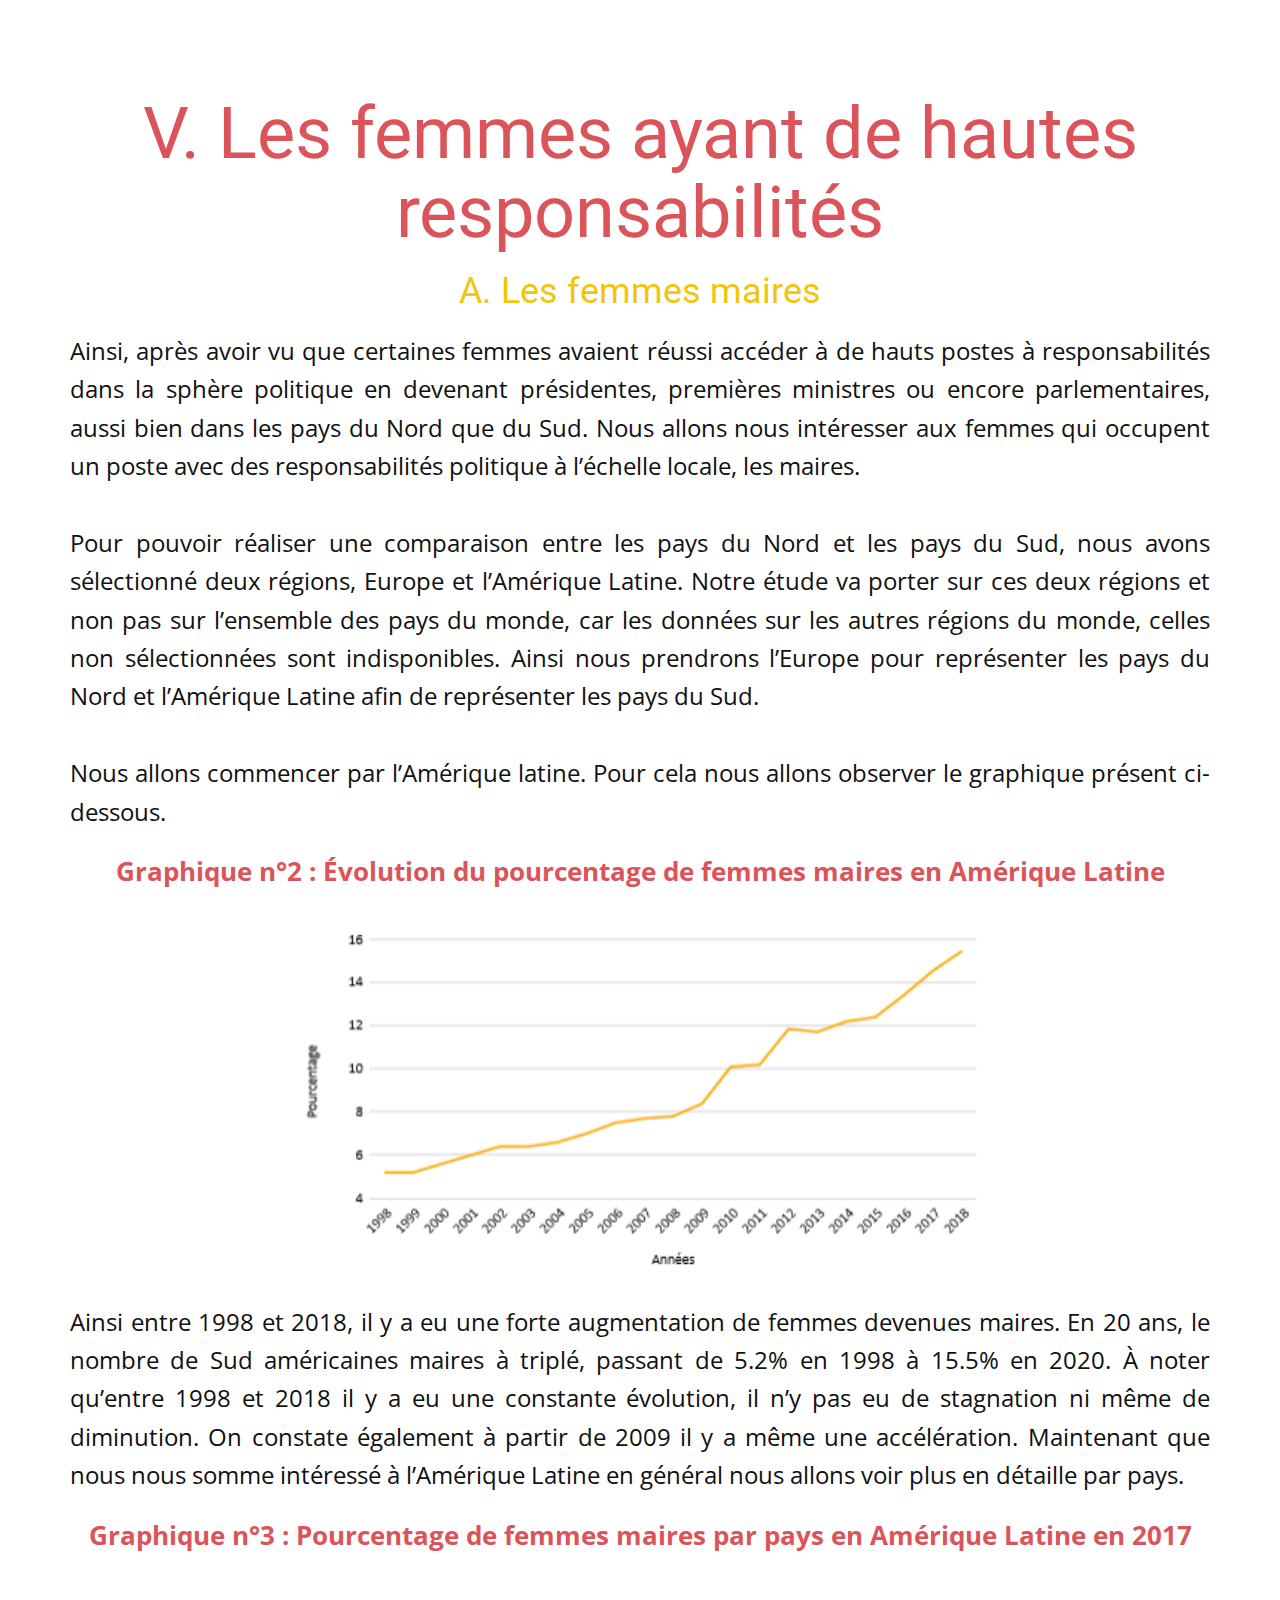
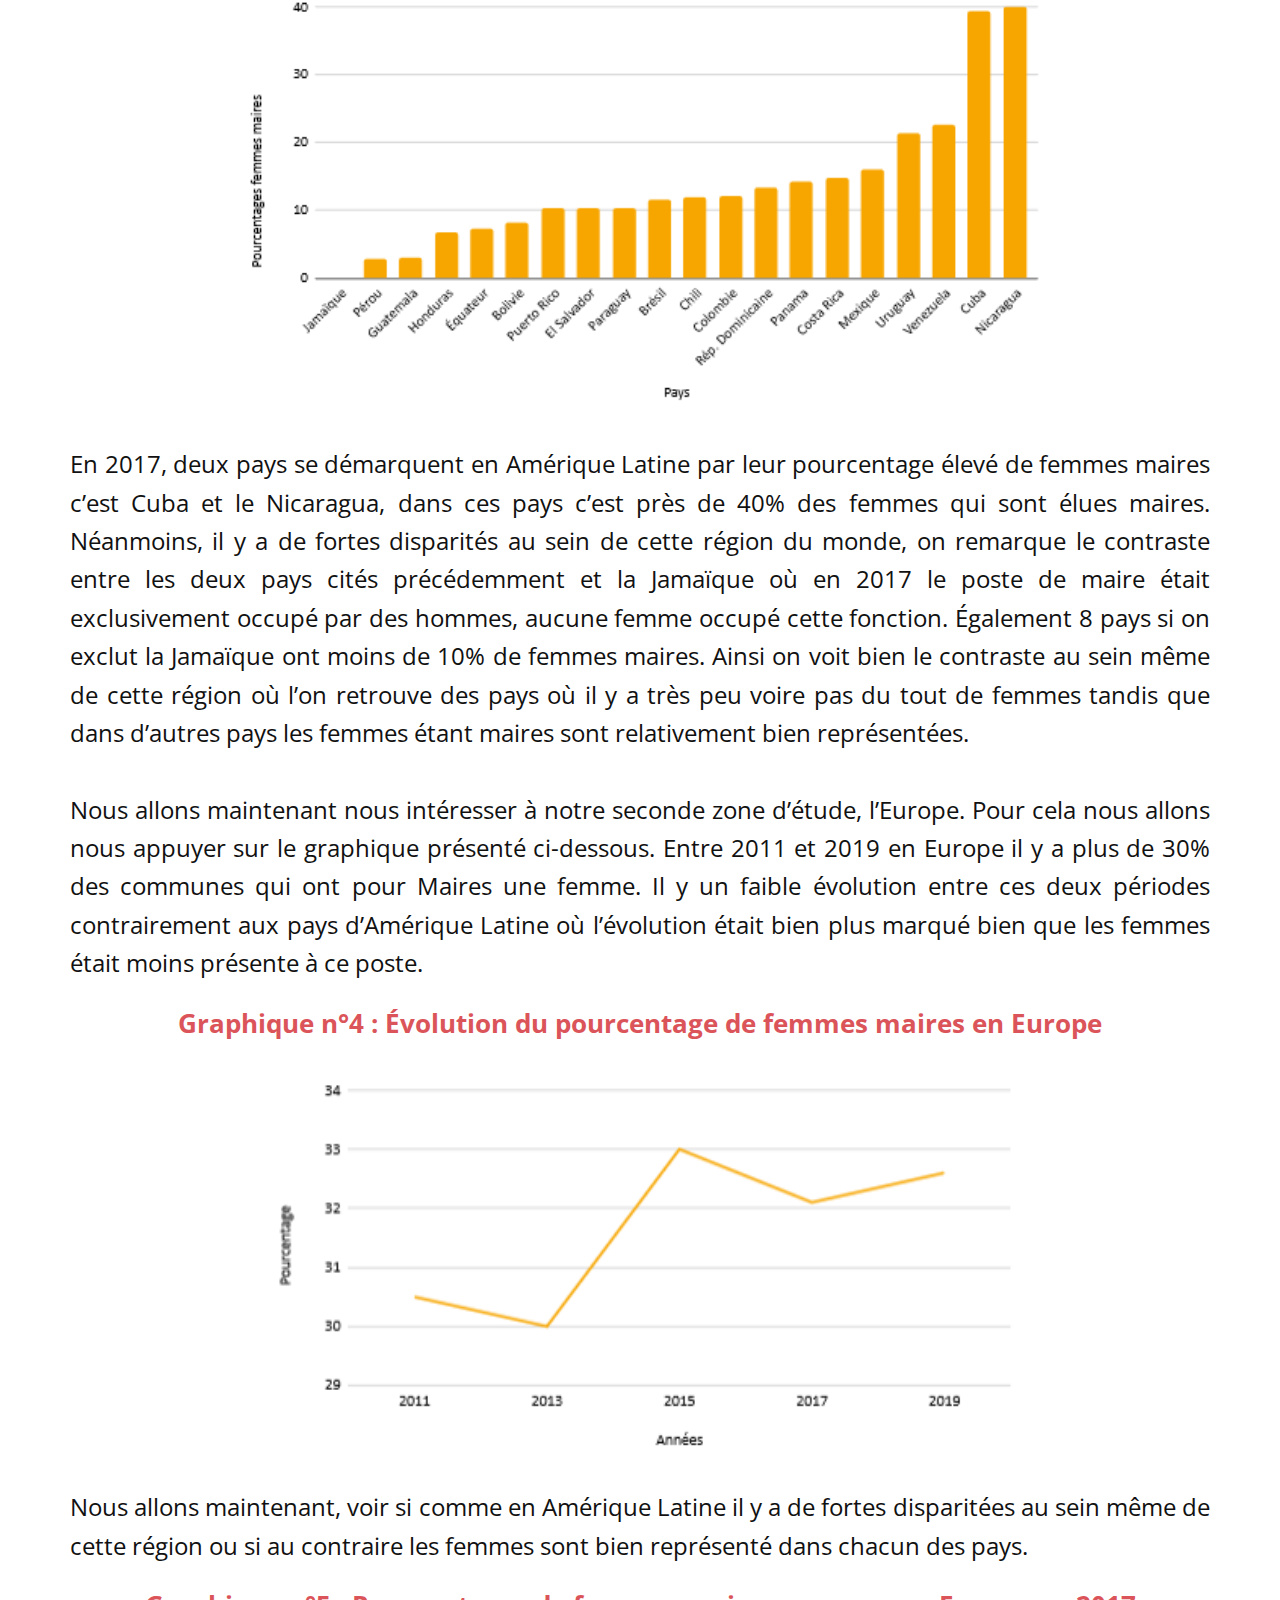
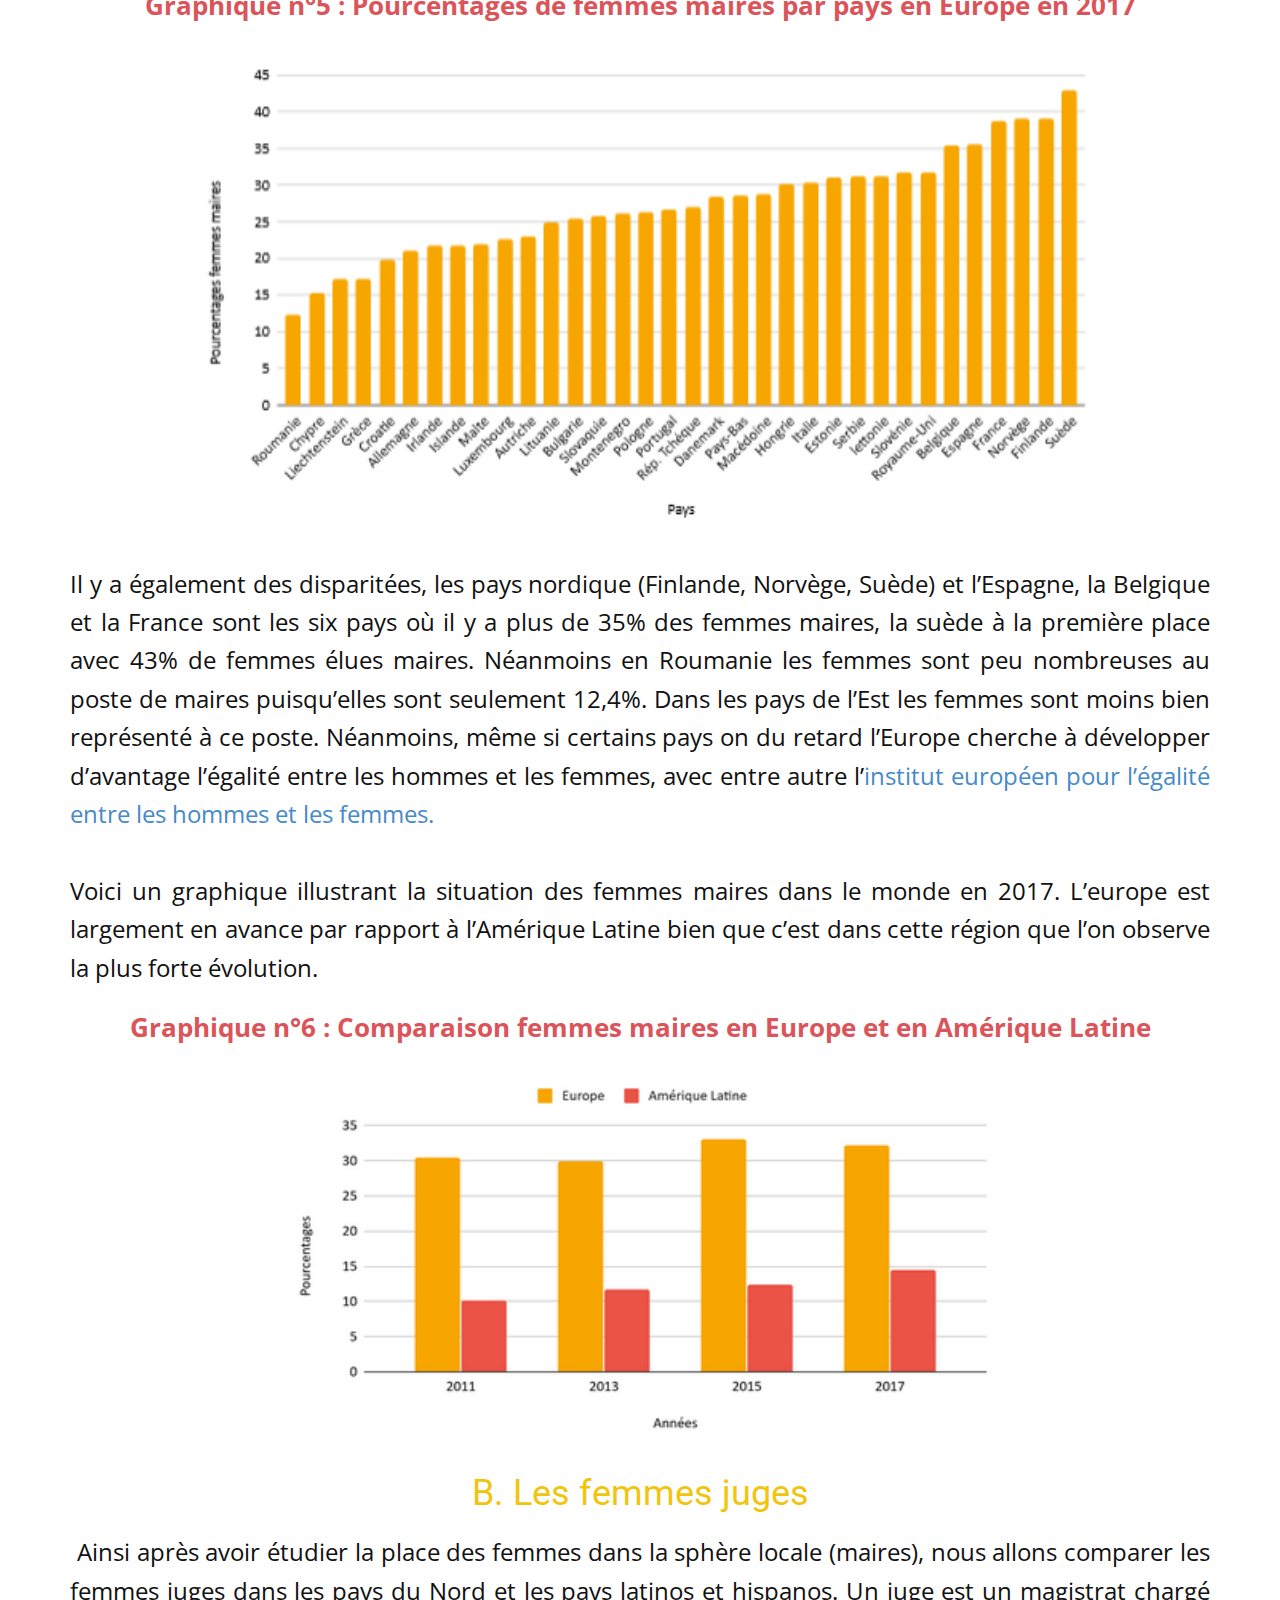
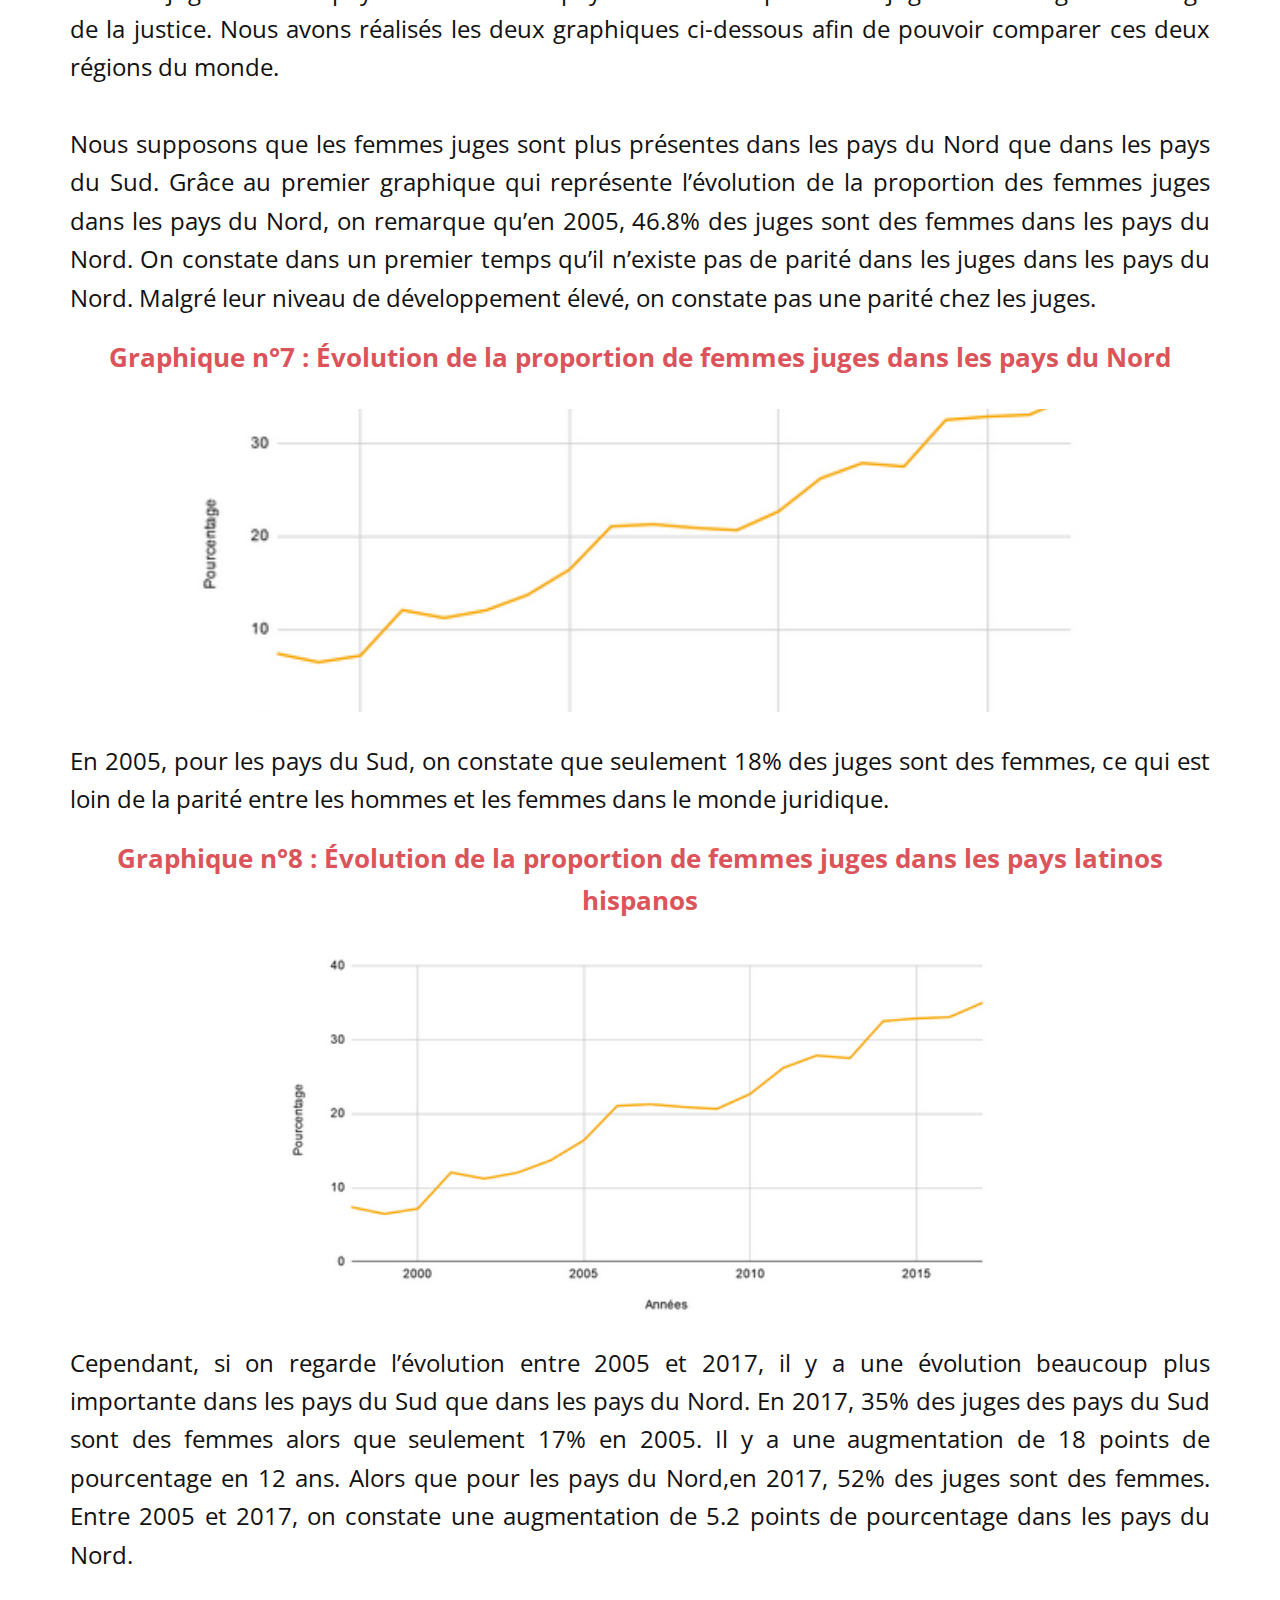
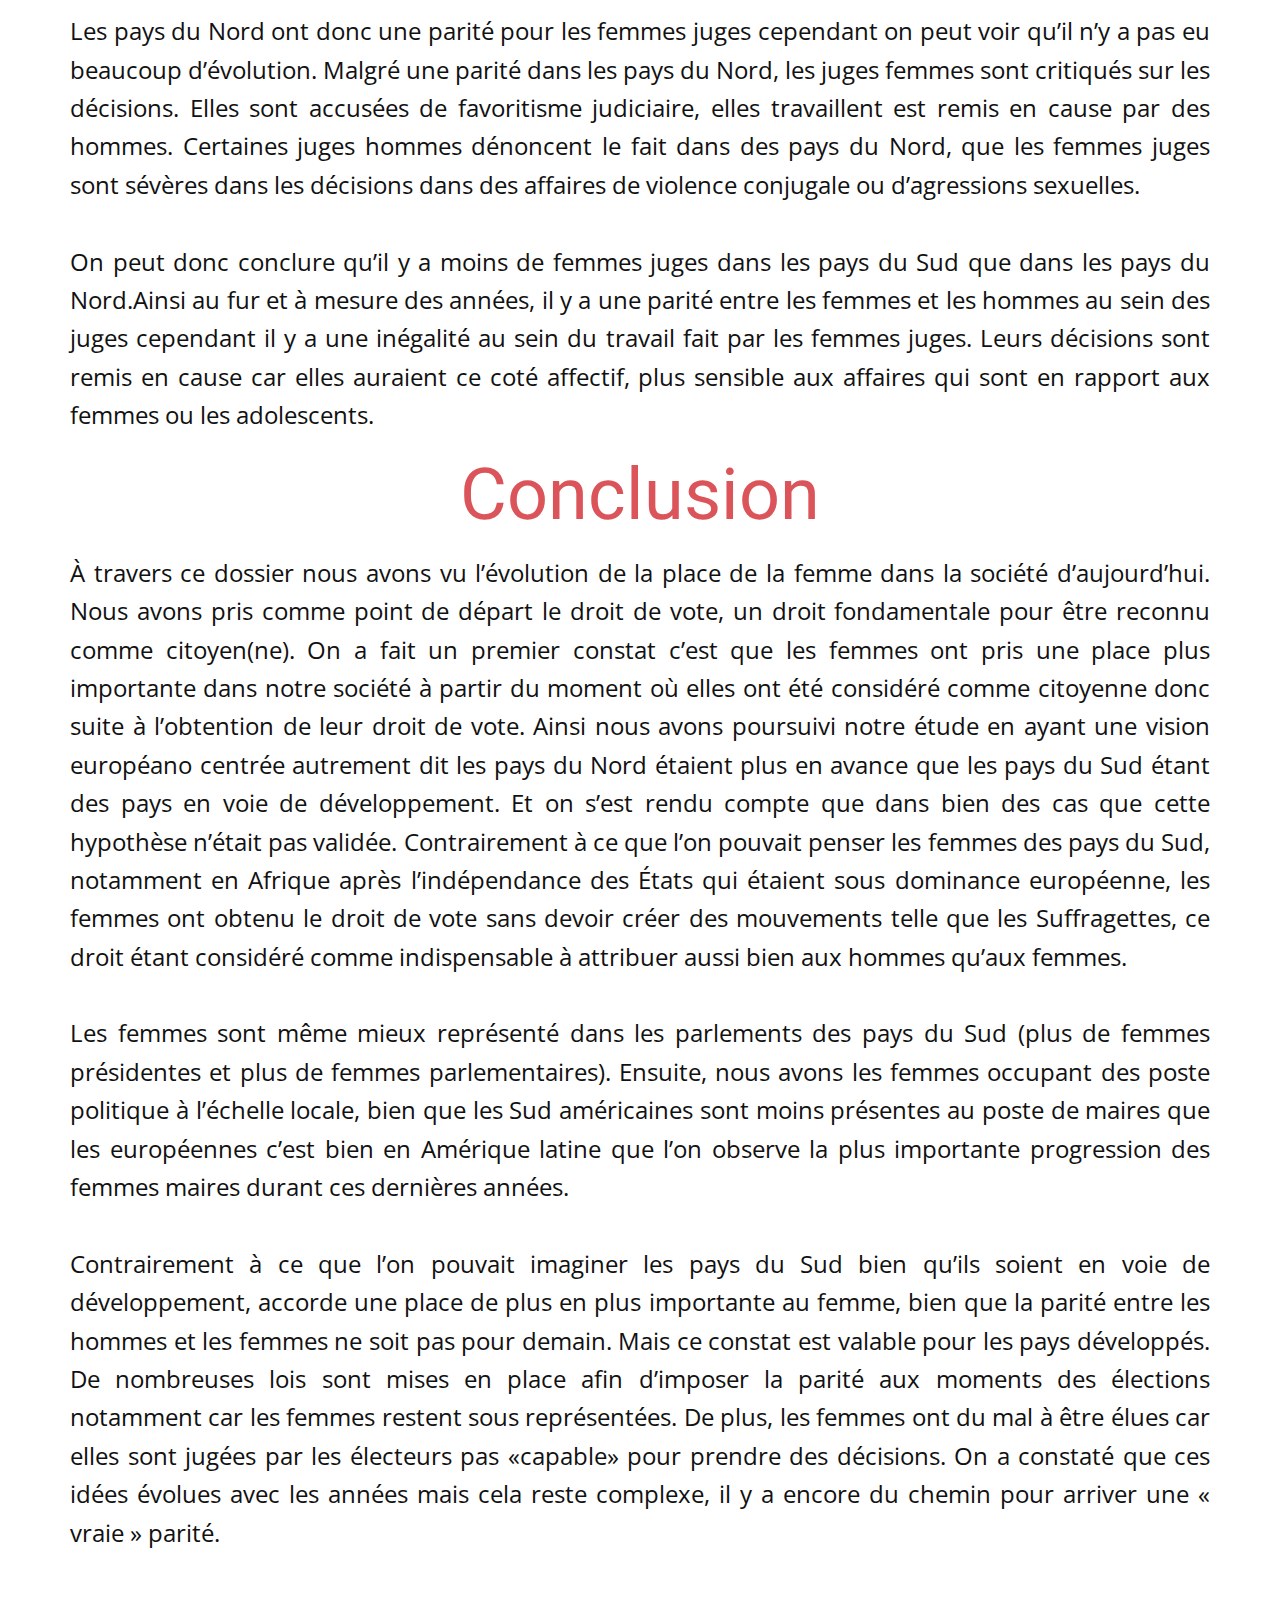
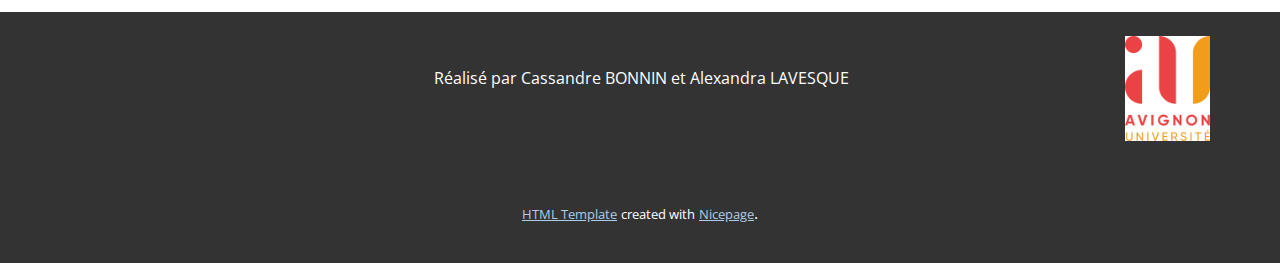
<file: Page-5.html>
<!DOCTYPE html>
<html style="font-size: 16px;">
  <head>
    <meta name="viewport" content="width=device-width, initial-scale=1.0">
    <meta charset="utf-8">
    <meta name="keywords" content="V. Les femmes ayant de hautes responsabilités, A. Les femmes maires">
    <meta name="description" content="">
    <meta name="page_type" content="np-template-header-footer-from-plugin">
    <title>Page 5</title>
    <link rel="stylesheet" href="nicepage.css" media="screen">
<link rel="stylesheet" href="Page-5.css" media="screen">
    <script class="u-script" type="text/javascript" src="jquery.js" defer=""></script>
    <script class="u-script" type="text/javascript" src="nicepage.js" defer=""></script>
    
    
    <link id="u-theme-google-font" rel="stylesheet" href="https://fonts.googleapis.com/css?family=Roboto:100,100i,300,300i,400,400i,500,500i,700,700i,900,900i|Open+Sans:300,300i,400,400i,600,600i,700,700i,800,800i">
    <script type="application/ld+json">{
		"@context": "http://schema.org",
		"@type": "Organization",
		"name": "",
		"url": "index.html"
}</script>
    <meta property="og:title" content="Page 5">
    <meta property="og:type" content="website">
    <meta name="theme-color" content="#478ac9">
    <link rel="canonical" href="index.html">
    <meta property="og:url" content="index.html">
  </head>
  <body class="u-body"><header class="u-clearfix u-header u-header" id="sec-0485"><div class="u-clearfix u-sheet u-sheet-1">
        <nav class="u-menu u-menu-dropdown u-offcanvas u-menu-1">
          <div class="menu-collapse" style="font-size: 1rem; letter-spacing: 0;">
            <a class="u-button-style u-custom-left-right-menu-spacing u-custom-padding-bottom u-custom-top-bottom-menu-spacing u-nav-link u-text-active-palette-1-base u-text-hover-palette-2-base" href="#">
              <svg><use xmlns:xlink="http://www.w3.org/1999/xlink" xlink:href="#menu-hamburger"></use></svg>
              <svg version="1.1" xmlns="http://www.w3.org/2000/svg" xmlns:xlink="http://www.w3.org/1999/xlink"><defs><symbol id="menu-hamburger" viewBox="0 0 16 16" style="width: 16px; height: 16px;"><rect y="1" width="16" height="2"></rect><rect y="7" width="16" height="2"></rect><rect y="13" width="16" height="2"></rect>
</symbol>
</defs></svg>
            </a>
          </div>
          <div class="u-nav-container">
            <ul class="u-nav u-unstyled u-nav-1"><li class="u-nav-item"><a class="u-button-style u-nav-link u-text-active-palette-1-base u-text-hover-palette-2-base" href="Page-1.html" style="padding: 10px 20px;">Page 1</a>
</li><li class="u-nav-item"><a class="u-button-style u-nav-link u-text-active-palette-1-base u-text-hover-palette-2-base" href="Page-2.html" style="padding: 10px 20px;">Page 2</a>
</li><li class="u-nav-item"><a class="u-button-style u-nav-link u-text-active-palette-1-base u-text-hover-palette-2-base" href="Page-3.html" style="padding: 10px 20px;">Page 3</a>
</li><li class="u-nav-item"><a class="u-button-style u-nav-link u-text-active-palette-1-base u-text-hover-palette-2-base" href="Page-4.html" style="padding: 10px 20px;">Page 4</a>
</li><li class="u-nav-item"><a class="u-button-style u-nav-link u-text-active-palette-1-base u-text-hover-palette-2-base" href="Page-5.html" style="padding: 10px 20px;">Page 5</a>
</li></ul>
          </div>
          <div class="u-nav-container-collapse">
            <div class="u-black u-container-style u-inner-container-layout u-opacity u-opacity-95 u-sidenav">
              <div class="u-menu-close"></div>
              <ul class="u-align-center u-nav u-popupmenu-items u-unstyled u-nav-2"><li class="u-nav-item"><a class="u-button-style u-nav-link" href="Page-1.html">Page 1</a>
</li><li class="u-nav-item"><a class="u-button-style u-nav-link" href="Page-2.html">Page 2</a>
</li><li class="u-nav-item"><a class="u-button-style u-nav-link" href="Page-3.html">Page 3</a>
</li><li class="u-nav-item"><a class="u-button-style u-nav-link" href="Page-4.html">Page 4</a>
</li><li class="u-nav-item"><a class="u-button-style u-nav-link" href="Page-5.html">Page 5</a>
</li></ul>
            </div>
            <div class="u-black u-menu-overlay u-opacity u-opacity-70"></div>
          </div>
        </nav>
      </div></header>
    <section class="u-clearfix u-section-1" id="sec-2624">
      <div class="u-clearfix u-sheet u-valign-bottom u-sheet-1">
        <h1 class="u-align-center u-heading-font u-text u-text-default u-text-palette-2-base u-title u-text-1">V. Les femmes ayant de hautes responsabilités</h1>
        <h2 class="u-align-center u-text u-text-default u-text-palette-3-base u-text-2">A. Les femmes maires</h2>
        <p class="u-align-justify u-text u-text-default u-text-3">Ainsi, après avoir vu que certaines femmes avaient réussi accéder à de hauts postes à responsabilités dans la sphère politique en devenant présidentes, premières ministres ou encore parlementaires, aussi bien dans les pays du Nord que du Sud. Nous allons nous intéresser aux femmes qui occupent un poste avec des responsabilités politique à l’échelle locale, les maires.<br>
          <br>Pour pouvoir réaliser une comparaison entre les pays du Nord et les pays du Sud, nous avons sélectionné deux régions, Europe et l’Amérique Latine. Notre étude va porter sur ces deux régions et non pas sur l’ensemble des pays du monde, car les données sur les autres régions du monde, celles non sélectionnées sont indisponibles. Ainsi nous prendrons l’Europe pour représenter les pays du Nord et l’Amérique Latine afin de représenter les pays du Sud.&nbsp;<br>&nbsp; &nbsp;&nbsp;<br>Nous allons commencer par l’Amérique latine. Pour cela nous allons observer le graphique présent ci-dessous.&nbsp;
        </p>
        <p class="u-align-justify u-text u-text-default u-text-palette-2-base u-text-4">
          <a href="https://oig.cepal.org/en/indicators/elected-mayors-who-are-female " target="_blank"> Graphique n°2 : Évolution du pourcentage de femmes maires en Amérique Latine</a>
        </p>
        <img src="images/Graph2.png" alt="" class="u-image u-image-default u-image-1" data-image-width="467" data-image-height="235">
        <p class="u-align-justify u-text u-text-default u-text-5"> Ainsi entre 1998 et 2018, il y a eu une forte augmentation de femmes devenues maires. En 20 ans, le nombre de Sud américaines maires à triplé, passant de 5.2% en 1998 à 15.5% en 2020. À noter qu’entre 1998 et 2018 il y a eu une constante évolution, il n’y pas eu de stagnation ni même de diminution. On constate également à partir de 2009 il y a même une accélération. Maintenant que nous nous somme intéressé à l’Amérique Latine en général nous allons voir plus en détaille par pays.</p>
        <p class="u-align-justify u-text u-text-default u-text-palette-2-base u-text-6">
          <a href="Graphique n°3 : Pourcentage de femmes maires par pays en Amérique Latine en 2017" target="_blank"> Graphique n°3 : Pourcentage de femmes maires par pays en Amérique Latine en 2017</a>
        </p>
        <img src="images/Graph3.png" alt="" class="u-image u-image-default u-image-2" data-image-width="545" data-image-height="284">
        <p class="u-align-justify u-text u-text-default u-text-7">En 2017, deux pays se démarquent en Amérique Latine par leur pourcentage élevé de femmes maires c’est Cuba et le Nicaragua, dans ces pays c’est près de 40% des femmes qui sont élues maires. Néanmoins, il y a de fortes disparités au sein de cette région du monde, on remarque le contraste entre les deux pays cités précédemment et la Jamaïque où en 2017 le poste de maire était exclusivement occupé par des hommes, aucune femme occupé cette fonction. Également 8 pays si on exclut la Jamaïque ont moins de 10% de femmes maires. Ainsi on voit bien le contraste au sein même de cette région où l’on retrouve des pays où il y a très peu voire pas du tout de femmes tandis que dans d’autres pays les femmes étant maires sont relativement bien représentées.&nbsp;<br>&nbsp; &nbsp;&nbsp;<br>Nous allons maintenant nous intéresser à notre seconde zone d’étude, l’Europe. Pour cela nous allons nous appuyer sur le graphique présenté ci-dessous. Entre 2011 et 2019 en Europe il y a plus de 30% des communes qui ont pour Maires une femme. Il y un faible évolution entre ces deux périodes contrairement aux pays d’Amérique Latine où l’évolution était bien plus marqué bien que les femmes était moins présente à ce poste.&nbsp;
        </p>
        <p class="u-align-justify u-text u-text-default u-text-palette-2-base u-text-8">
          <a href="https://eige.europa.eu/gender-statistics/dgs/indicator/wmidm_pol_parl__wmid_locpol " target="_blank"> Graphique n°4 : Évolution du pourcentage de femmes maires en Europe</a>
        </p>
        <img src="images/Graph4.png" alt="" class="u-image u-image-default u-image-3" data-image-width="467" data-image-height="236">
        <p class="u-align-justify u-text u-text-default u-text-9"> Nous allons maintenant, voir si comme en Amérique Latine il y a de fortes disparitées au sein même de cette région ou si au contraire les femmes sont bien représenté dans chacun des pays.</p>
        <p class="u-align-justify u-text u-text-default u-text-palette-2-base u-text-10">
          <a href="https://eige.europa.eu/gender-statistics/dgs/indicator/wmidm_pol_parl__wmid_locpol " target="_blank"> Graphique n°5 : Pourcentages de femmes maires par pays en Europe en 2017</a>
        </p>
        <img src="images/Graph5.png" alt="" class="u-image u-image-default u-image-4" data-image-width="573" data-image-height="299">
        <p class="u-align-justify u-text u-text-default u-text-11">Il y a également des disparitées, les pays nordique (Finlande, Norvège, Suède) et l’Espagne, la Belgique et la France sont les six pays où il y a plus de 35% des femmes maires, la suède à la première place avec 43% de femmes élues maires. Néanmoins en Roumanie les femmes sont peu nombreuses au poste de maires puisqu’elles sont seulement 12,4%. Dans les pays de l’Est les femmes sont moins bien représenté à ce poste. Néanmoins, même si certains pays on du retard l’Europe cherche à développer d’avantage l’égalité entre les hommes et les femmes, avec entre autre l’<a href="https://eige.europa.eu/fr/in-brief " target="_blank">institut européen pour l’égalité entre les hommes et les femmes.&nbsp;</a>
          <br>
          <br>Voici un graphique illustrant la situation des femmes maires dans le monde en 2017. L’europe est largement en avance par rapport à l’Amérique Latine bien que c’est dans cette région que l’on observe la plus forte évolution.
        </p>
        <p class="u-align-justify u-text u-text-default u-text-palette-2-base u-text-12">
          <a href="https://oig.cepal.org/en/indicators/judicial-power-percentage-women-judges-highest-court-or-supreme-court " target="_blank" data-href="https://oig.cepal.org/en/indicators/elected-mayors-who-are-female " data-target="_blank"> Graphique n°6 : Comparaison femmes maires en Europe et en Amérique Latine</a>
        </p>
        <img src="images/graph6.png" alt="" class="u-image u-image-default u-image-5" data-image-width="477" data-image-height="240" data-href="https://oig.cepal.org/en/indicators/elected-mayors-who-are-female">
        <h2 class="u-align-justify u-text u-text-default u-text-palette-3-base u-text-13">B. Les femmes juges</h2>
        <p class="u-align-justify u-text u-text-default u-text-14">&nbsp;Ainsi après avoir étudier la place des femmes dans la sphère locale (maires), nous allons comparer les femmes juges dans les pays du Nord et les pays latinos et hispanos. Un juge est un magistrat chargé de la justice. Nous avons réalisés les deux graphiques ci-dessous afin de pouvoir comparer ces deux régions du monde.&nbsp;<br>
          <br>Nous supposons que les femmes juges sont plus présentes dans les pays du Nord que dans les pays du Sud. Grâce au premier graphique qui représente l’évolution de la proportion des femmes juges dans les pays du Nord, on remarque qu’en 2005, 46.8% des juges sont des femmes dans les pays du Nord. On constate dans un premier temps qu’il n’existe pas de parité dans les juges dans les pays du Nord. Malgré leur niveau de développement élevé, on constate pas une parité chez les juges.
        </p>
        <p class="u-align-justify u-text u-text-default u-text-palette-2-base u-text-15">
          <a href="https://w3.unece.org/PXWeb/en/Table?IndicatorCode=32 "> Graphique n°7 : Évolution de la proportion de femmes juges dans les pays du Nord</a>
        </p>
        <img src="images/Graph8.png" alt="" class="u-image u-image-default u-image-6" data-image-width="473" data-image-height="237">
        <p class="u-align-justify u-text u-text-default u-text-16"> En 2005, pour les pays du Sud, on constate que seulement 18% des juges sont des femmes, ce qui est loin de la parité entre les hommes et les femmes dans le monde juridique.</p>
        <p class="u-align-center u-text u-text-default u-text-palette-2-base u-text-17">
          <a href="https://oig.cepal.org/en/indicators/judicial-power-percentage-women-judges-highest-court-or-supreme-court "> Graphique n°8 : Évolution de la proportion de femmes juges dans les pays latinos hispanos</a>
        </p>
        <img src="images/Graph82.png" alt="" class="u-image u-image-default u-image-7" data-image-width="473" data-image-height="237">
        <p class="u-align-justify u-text u-text-default u-text-18">Cependant, si on regarde l’évolution entre 2005 et 2017, il y a une évolution beaucoup plus importante dans les pays du Sud que dans les pays du Nord.&nbsp;En 2017, 35% des juges des pays du Sud sont des femmes alors que seulement 17% en 2005. Il y a une augmentation de 18 points de pourcentage en 12 ans. Alors que pour les pays du Nord,en 2017, 52% des juges sont des femmes. Entre 2005 et 2017, on constate une augmentation de 5.2 points de pourcentage dans les pays du Nord.&nbsp;<br>
          <br>Les pays du Nord ont donc une parité pour les femmes juges cependant on peut voir qu’il n’y a pas eu beaucoup d’évolution. Malgré une parité dans les pays du Nord, les juges femmes sont critiqués sur les décisions. Elles sont accusées de favoritisme judiciaire, elles travaillent est remis en cause par des hommes.&nbsp;Certaines juges hommes dénoncent le fait dans des pays du Nord, que les femmes juges sont sévères dans les décisions dans des affaires de violence conjugale ou d’agressions sexuelles.&nbsp;<br>
          <br>On peut donc conclure qu’il y a moins de femmes juges dans les pays du Sud que dans les pays du Nord.Ainsi au fur et à mesure des années, il y a une parité entre les femmes et les hommes au sein des juges cependant il y a une inégalité au sein du travail fait par les femmes juges. Leurs décisions sont remis en cause car elles auraient ce coté affectif, plus sensible aux affaires qui sont en rapport aux femmes ou les adolescents.<br>
        </p>
        <h1 class="u-align-justify u-heading-font u-text u-text-default u-text-palette-2-base u-title u-text-19">Conclusion</h1>
        <p class="u-align-justify u-text u-text-default u-text-20">À travers ce dossier nous avons vu l’évolution de la place de la femme dans la société d’aujourd’hui. Nous avons pris comme point de départ le droit de vote, un droit fondamentale pour être reconnu comme citoyen(ne). On a fait un premier constat c’est que les femmes ont pris une place plus importante dans notre société à partir du moment où elles ont été considéré comme citoyenne donc suite à l’obtention de leur droit de vote. Ainsi nous avons poursuivi notre étude en ayant une vision européano centrée autrement dit les pays du Nord étaient plus en avance que les pays du Sud étant des pays en voie de développement. Et on s’est rendu compte que dans bien des cas que cette hypothèse n’était pas validée. Contrairement à ce que l’on pouvait penser les femmes des pays du Sud, notamment en Afrique après l’indépendance des États qui étaient sous dominance européenne, les femmes ont obtenu le droit de vote sans devoir créer des mouvements telle que les Suffragettes, ce droit étant considéré comme indispensable à attribuer aussi bien aux hommes qu’aux femmes.&nbsp;<br>
          <br>Les femmes sont même mieux représenté dans les parlements des pays du Sud (plus de femmes présidentes et plus de femmes parlementaires).&nbsp;Ensuite, nous avons les femmes occupant des poste politique à l’échelle locale, bien que les Sud américaines sont moins présentes au poste de maires que les européennes c’est bien en Amérique latine que l’on observe la plus importante progression des femmes maires durant ces dernières années.&nbsp;<br>
          <br>Contrairement à ce que l’on pouvait imaginer les pays du Sud bien qu’ils soient en voie de développement, accorde une place de plus en plus importante au femme, bien que la parité entre les hommes et les femmes ne soit pas pour demain. Mais ce constat est valable pour les pays développés. De nombreuses lois sont mises en place afin d’imposer la parité aux moments des élections notamment car les femmes restent sous représentées. De plus, les femmes ont du mal à être élues car elles sont jugées par les électeurs pas «capable» pour prendre des décisions. On a constaté que ces idées évolues avec les années mais cela reste complexe, il y a encore du chemin pour arriver une « vraie » parité.
        </p>
      </div>
    </section>
    
    
    <footer class="u-align-right u-clearfix u-footer u-grey-80 u-footer" id="sec-b68e"><div class="u-clearfix u-sheet u-sheet-1">
        <img src="images/logouniversitavignon.png" alt="" class="u-image u-image-default u-image-1" data-image-width="202" data-image-height="250">
        <p class="u-small-text u-text u-text-variant u-text-1">Réalisé par Cassandre BONNIN et Alexandra LAVESQUE</p>
      </div></footer>
    <section class="u-backlink u-clearfix u-grey-80">
      <a class="u-link" href="https://nicepage.com/html-templates" target="_blank">
        <span>HTML Template</span>
      </a>
      <p class="u-text">
        <span>created with</span>
      </p>
      <a class="u-link" href="https://nicepage.com/html-templates" target="_blank">
        <span>Nicepage</span>
      </a>. 
    </section>
  </body>
</html>
</file>
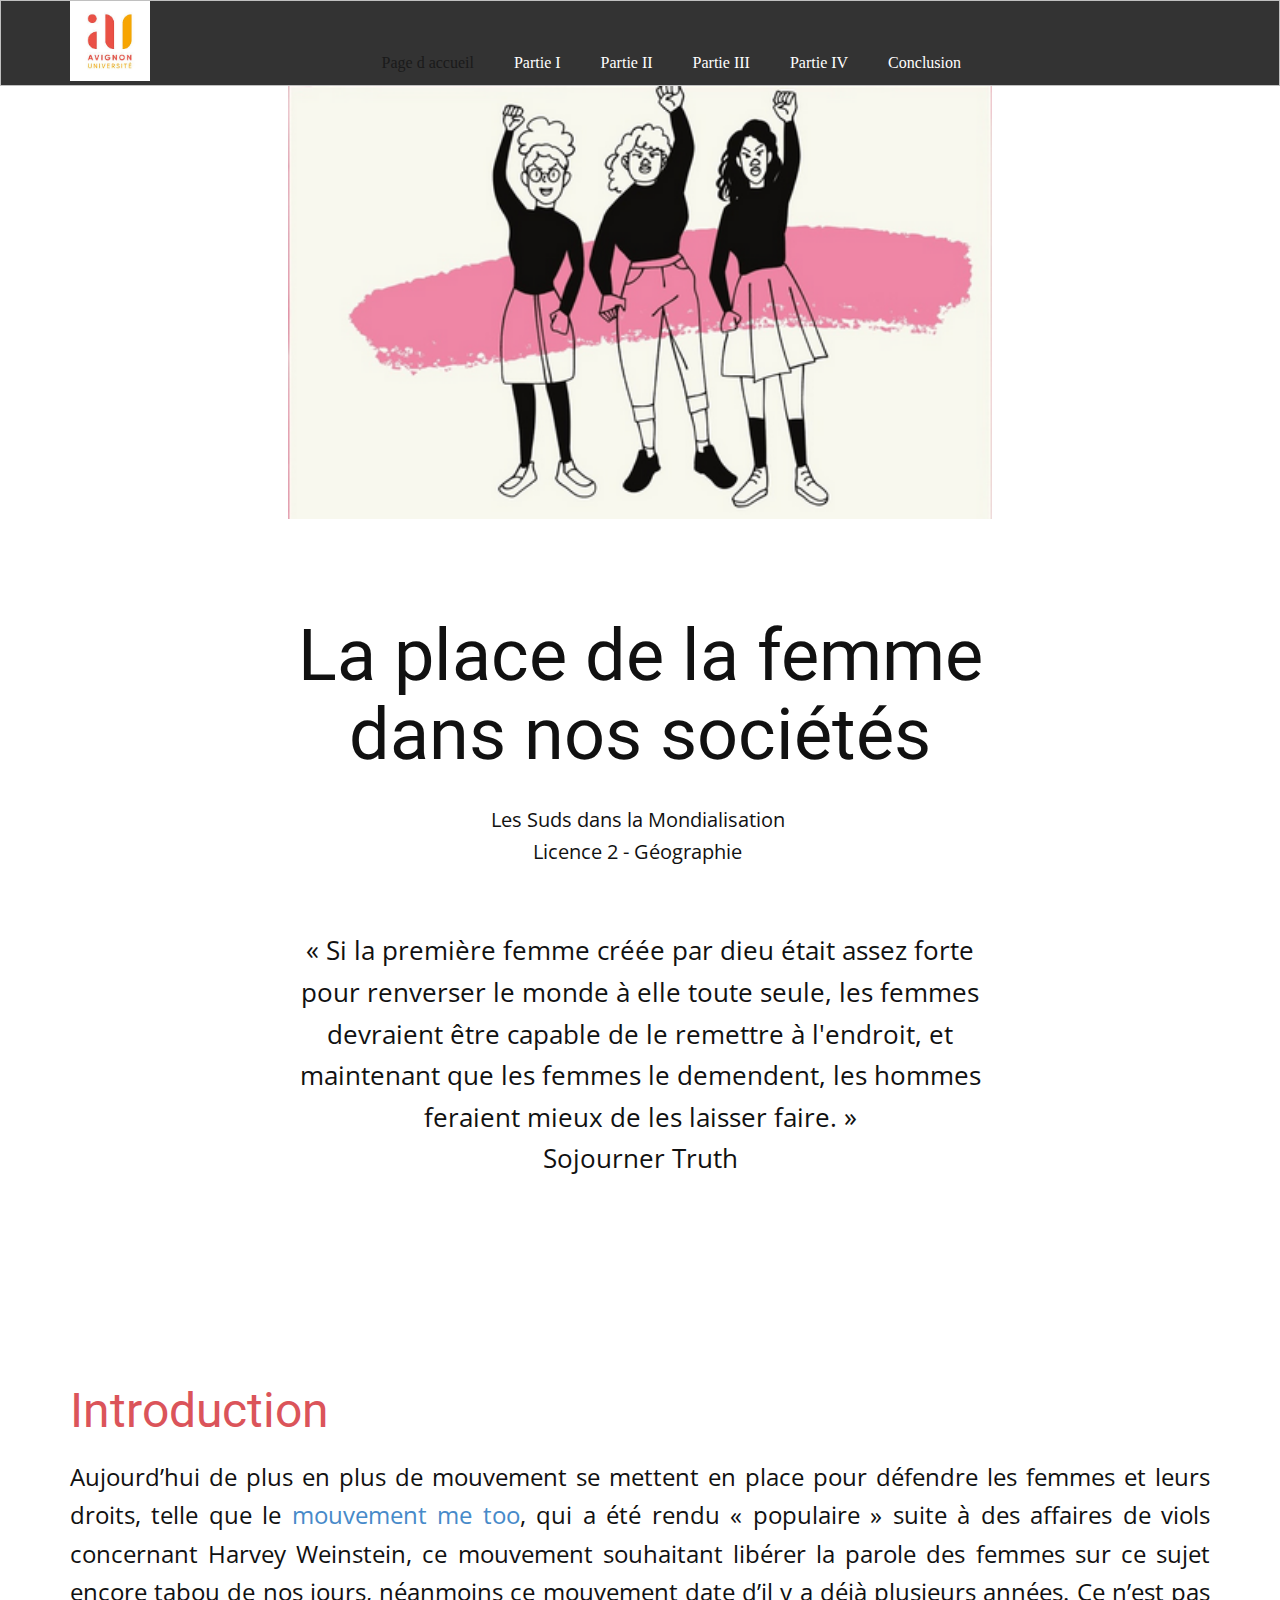
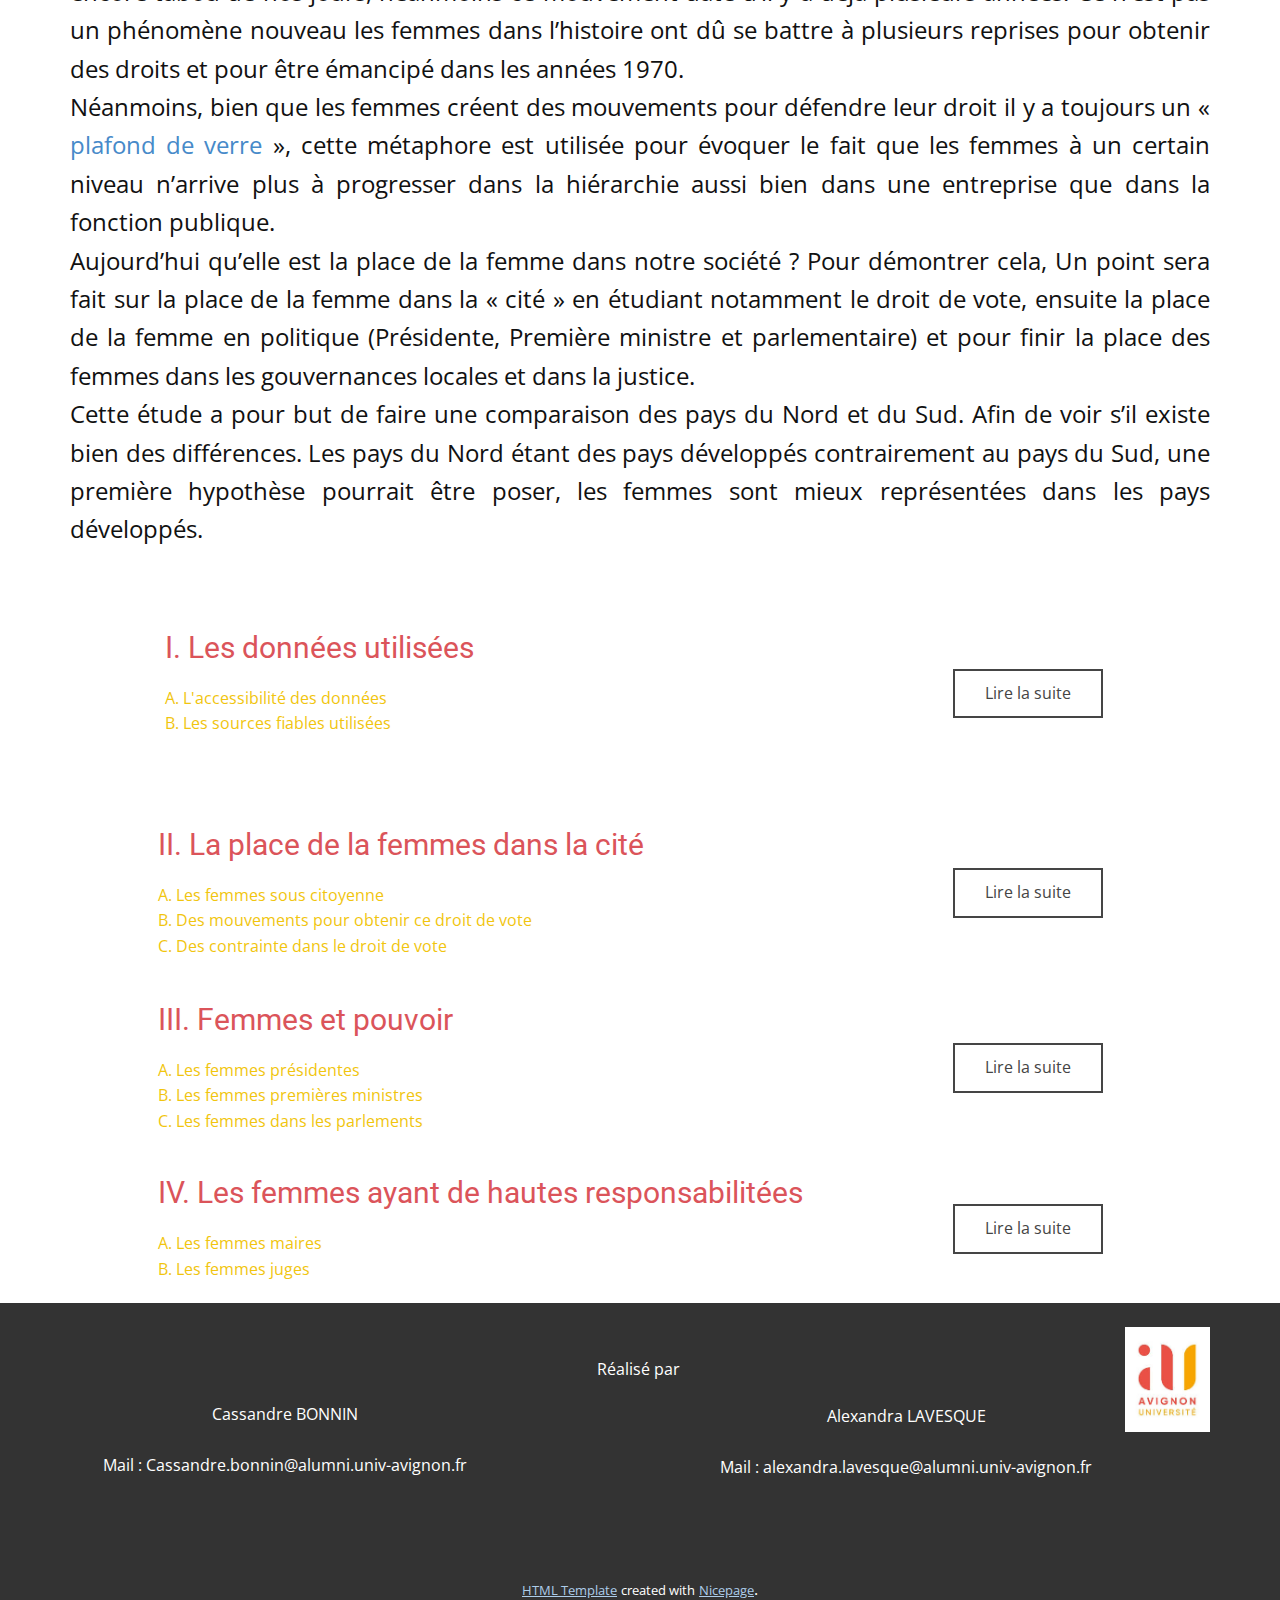
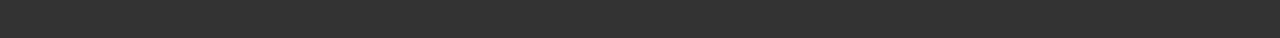
<file: Page-d-accueil.html>
<!DOCTYPE html>
<html style="font-size: 16px;">
  <head>
    <meta name="viewport" content="width=device-width, initial-scale=1.0">
    <meta charset="utf-8">
    <meta name="keywords" content="La place de la femmedans nos sociétés, Essayez maintenant!">
    <meta name="description" content="">
    <meta name="page_type" content="np-template-header-footer-from-plugin">
    <title>Page d accueil</title>
    <link rel="stylesheet" href="nicepage.css" media="screen">
<link rel="stylesheet" href="Page-d-accueil.css" media="screen">
    <script class="u-script" type="text/javascript" src="jquery.js" defer=""></script>
    <script class="u-script" type="text/javascript" src="nicepage.js" defer=""></script>
    
    
    
    
    
    
    
    <link id="u-theme-google-font" rel="stylesheet" href="https://fonts.googleapis.com/css?family=Roboto:100,100i,300,300i,400,400i,500,500i,700,700i,900,900i|Open+Sans:300,300i,400,400i,600,600i,700,700i,800,800i">
    <script type="application/ld+json">{
		"@context": "http://schema.org",
		"@type": "Organization",
		"name": "",
		"url": "index.html",
		"logo": "images/Logouniversit.jpg"
}</script>
    <meta property="og:title" content="Page d accueil">
    <meta property="og:type" content="website">
    <meta name="theme-color" content="#478ac9">
    <link rel="canonical" href="index.html">
    <meta property="og:url" content="index.html">
  </head>
  <body class="u-body"><header class="u-align-center-xs u-border-1 u-border-grey-25 u-clearfix u-grey-80 u-header u-header" id="sec-0485"><div class="u-clearfix u-sheet u-valign-middle u-sheet-1">
        <a href="#" class="u-image u-logo u-image-1" data-image-width="225" data-image-height="225">
          <img src="images/Logouniversit.jpg" class="u-logo-image u-logo-image-1" data-image-width="80">
        </a>
        <nav class="u-align-left u-menu u-menu-dropdown u-nav-spacing-25 u-offcanvas u-menu-1">
          <div class="menu-collapse">
            <a class="u-button-style u-custom-text-color u-nav-link" href="#" style="padding: 4px 0; font-size: calc(1em + 8px);">
              <svg class="u-svg-link" preserveAspectRatio="xMidYMin slice" viewBox="0 0 302 302" style="undefined"><use xmlns:xlink="http://www.w3.org/1999/xlink" xlink:href="#svg-7b92"></use></svg>
              <svg xmlns="http://www.w3.org/2000/svg" xmlns:xlink="http://www.w3.org/1999/xlink" version="1.1" id="svg-7b92" x="0px" y="0px" viewBox="0 0 302 302" style="enable-background:new 0 0 302 302;" xml:space="preserve" class="u-svg-content"><g><rect y="36" width="302" height="30"></rect><rect y="236" width="302" height="30"></rect><rect y="136" width="302" height="30"></rect>
</g><g></g><g></g><g></g><g></g><g></g><g></g><g></g><g></g><g></g><g></g><g></g><g></g><g></g><g></g><g></g></svg>
            </a>
          </div>
          <div class="u-custom-menu u-nav-container">
            <ul class="u-nav u-unstyled u-nav-1"><li class="u-nav-item"><a class="u-button-style u-nav-link u-text-active-grey-90 u-text-hover-grey-70" href="Page-d-accueil.html" style="padding: 10px 20px;">Page d accueil</a>
</li><li class="u-nav-item"><a class="u-button-style u-nav-link u-text-active-grey-90 u-text-hover-grey-70" href="Partie-I.html" style="padding: 10px 20px;">Partie I</a>
</li><li class="u-nav-item"><a class="u-button-style u-nav-link u-text-active-grey-90 u-text-hover-grey-70" href="Partie-II.html" style="padding: 10px 20px;">Partie II</a>
</li><li class="u-nav-item"><a class="u-button-style u-nav-link u-text-active-grey-90 u-text-hover-grey-70" href="Partie-III.html" style="padding: 10px 20px;">Partie III</a>
</li><li class="u-nav-item"><a class="u-button-style u-nav-link u-text-active-grey-90 u-text-hover-grey-70" href="Partie-IV.html" style="padding: 10px 20px;">Partie IV</a>
</li><li class="u-nav-item"><a class="u-button-style u-nav-link u-text-active-grey-90 u-text-hover-grey-70" style="padding: 10px 20px;" href="Conclusion.html">Conclusion</a>
</li></ul>
          </div>
          <div class="u-custom-menu u-nav-container-collapse">
            <div class="u-align-center u-black u-container-style u-inner-container-layout u-opacity u-opacity-95 u-sidenav">
              <div class="u-menu-close"></div>
              <ul class="u-align-center u-nav u-popupmenu-items u-unstyled u-nav-2"><li class="u-nav-item"><a class="u-button-style u-nav-link" href="Page-d-accueil.html" style="padding: 10px 20px;">Page d accueil</a>
</li><li class="u-nav-item"><a class="u-button-style u-nav-link" href="Partie-I.html" style="padding: 10px 20px;">Partie I</a>
</li><li class="u-nav-item"><a class="u-button-style u-nav-link" href="Partie-II.html" style="padding: 10px 20px;">Partie II</a>
</li><li class="u-nav-item"><a class="u-button-style u-nav-link" href="Partie-III.html" style="padding: 10px 20px;">Partie III</a>
</li><li class="u-nav-item"><a class="u-button-style u-nav-link" href="Partie-IV.html" style="padding: 10px 20px;">Partie IV</a>
</li><li class="u-nav-item"><a class="u-button-style u-nav-link" style="padding: 10px 20px;" href="Conclusion.html">Conclusion</a>
</li></ul>
            </div>
            <div class="u-black u-menu-overlay u-opacity u-opacity-70"></div>
          </div>
        </nav>
      </div></header>
    <section class="u-align-center u-clearfix u-section-1" id="sec-a3be">
      <div class="u-clearfix u-sheet u-valign-top u-sheet-1">
        <img src="images/Laplacedelafemmedansnossocits.png" alt="" class="u-image u-image-default u-image-1" data-image-width="446" data-image-height="274">
        <h1 class="u-heading-font u-text u-title u-text-1">La place de la femme<br>dans nos sociétés
        </h1>
        <p class="u-large-text u-text u-text-variant u-text-2"> Les Suds dans la Mondialisation&nbsp;<br>Licence 2 - Géographie&nbsp;<br>
          <br>
        </p>
        <p class="u-text u-text-3">« Si la première femme créée par dieu était assez forte pour renverser le monde à elle toute seule, les femmes devraient être capable de le remettre à l'endroit, et maintenant que les femmes le demendent, les hommes feraient mieux de les laisser faire. »<br>Sojourner Truth
        </p>
      </div>
    </section>
    <section class="u-align-left u-clearfix u-section-2" id="sec-46ec">
      <div class="u-align-center u-clearfix u-sheet u-sheet-1">
        <h1 class="u-text u-text-palette-2-base u-text-1">Introduction&nbsp;</h1>
        <p class="u-align-justify u-text u-text-default u-text-2">Aujourd’hui de plus en plus de mouvement se mettent en place pour défendre les femmes et leurs droits, telle que le <a href="https://www.franceinter.fr/societe/les-dates-cle-du-mouvement-metoo ">mouvement me too</a>, qui a été rendu « populaire » suite à des affaires de viols concernant Harvey Weinstein, ce mouvement souhaitant libérer la parole des femmes sur ce sujet encore tabou de nos jours, néanmoins ce mouvement date d’il y a déjà plusieurs années.&nbsp;Ce n’est pas un phénomène nouveau les femmes dans l’histoire ont dû se battre à plusieurs reprises pour obtenir des droits et pour être émancipé dans les années 1970.&nbsp;<br>Néanmoins, bien que les femmes créent des mouvements pour défendre leur droit il y a toujours un « <a href="https://igvm-iefh.belgium.be/fr/activites/emploi/plafond_de_verre">plafond de verre</a> », cette métaphore est utilisée pour évoquer le fait que les femmes à un certain niveau n’arrive plus à progresser dans la hiérarchie aussi bien dans une entreprise que dans la fonction publique.&nbsp;<br>Aujourd’hui qu’elle est la place de la femme dans notre société ? Pour démontrer cela, Un point sera fait sur la place de la femme dans la « cité » en étudiant notamment le droit de vote, ensuite la place de la femme en politique (Présidente, Première ministre et parlementaire) et pour finir la place des femmes dans les gouvernances locales et dans la justice.<br>Cette étude a pour but de faire une comparaison des pays du Nord et du Sud. Afin de voir s’il existe bien des différences. Les pays du Nord étant des pays développés contrairement au pays du Sud, une première hypothèse pourrait être poser, les femmes sont mieux représentées dans les pays développés.&nbsp;
        </p>
      </div>
    </section>
    <section class="u-clearfix u-section-3" id="sec-fc00">
      <div class="u-clearfix u-sheet u-sheet-1">
        <div class="u-clearfix u-layout-wrap u-layout-wrap-1">
          <div class="u-layout">
            <div class="u-layout-row">
              <div class="u-align-left u-container-style u-layout-cell u-left-cell u-size-43 u-layout-cell-1">
                <div class="u-container-layout u-valign-middle u-container-layout-1">
                  <h3 class="u-text u-text-palette-2-base u-text-1">I. Les données utilisées</h3>
                  <p class="u-text u-text-default u-text-palette-3-base u-text-2"> A. L'accessibilité des données<br>B. Les sources fiables utilisées
                  </p>
                </div>
              </div>
              <div class="u-align-left u-container-style u-layout-cell u-right-cell u-size-17 u-layout-cell-2">
                <div class="u-container-layout u-valign-middle u-container-layout-2">
                  <a href="Partie-I.html" class="u-border-2 u-border-grey-dark-1 u-btn u-btn-rectangle u-button-style u-none u-btn-1">Lire la suite</a>
                </div>
              </div>
            </div>
          </div>
        </div>
      </div>
    </section>
    <section class="u-clearfix u-section-4" id="sec-944b">
      <div class="u-clearfix u-sheet u-valign-middle u-sheet-1">
        <div class="u-clearfix u-layout-wrap u-layout-wrap-1">
          <div class="u-layout">
            <div class="u-layout-row">
              <div class="u-align-left u-container-style u-layout-cell u-left-cell u-size-43 u-layout-cell-1">
                <div class="u-container-layout u-valign-middle u-container-layout-1">
                  <h3 class="u-text u-text-palette-2-base u-text-1">II. La place de la femmes dans la cité</h3>
                  <p class="u-text u-text-palette-3-base u-text-2">A. Les femmes sous citoyenne<br>B. Des mouvements pour obtenir ce droit de vote<br>C. Des contrainte dans le droit de vote
                  </p>
                </div>
              </div>
              <div class="u-align-left u-container-style u-layout-cell u-right-cell u-size-17 u-layout-cell-2">
                <div class="u-container-layout u-valign-middle u-container-layout-2">
                  <a href="Partie-II.html" class="u-border-2 u-border-grey-dark-1 u-btn u-btn-rectangle u-button-style u-none u-btn-1">Lire la suite</a>
                </div>
              </div>
            </div>
          </div>
        </div>
      </div>
    </section>
    <section class="u-clearfix u-section-5" id="sec-5da1">
      <div class="u-clearfix u-sheet u-sheet-1">
        <div class="u-clearfix u-layout-wrap u-layout-wrap-1">
          <div class="u-layout">
            <div class="u-layout-row">
              <div class="u-align-left u-container-style u-layout-cell u-left-cell u-size-43 u-layout-cell-1">
                <div class="u-container-layout u-valign-middle u-container-layout-1">
                  <h3 class="u-text u-text-palette-2-base u-text-1">III. Femmes et pouvoir</h3>
                  <p class="u-text u-text-palette-3-base u-text-2"> A. Les femmes présidentes<br>B. Les femmes premières ministres<br>C. Les femmes dans les parlements
                  </p>
                </div>
              </div>
              <div class="u-align-left u-container-style u-layout-cell u-right-cell u-size-17 u-layout-cell-2">
                <div class="u-container-layout u-valign-middle u-container-layout-2">
                  <a href="Partie-III.html" class="u-border-2 u-border-grey-dark-1 u-btn u-btn-rectangle u-button-style u-none u-btn-1">Lire la suite</a>
                </div>
              </div>
            </div>
          </div>
        </div>
      </div>
    </section>
    <section class="u-clearfix u-section-6" id="sec-2738">
      <div class="u-clearfix u-sheet u-sheet-1">
        <div class="u-clearfix u-layout-wrap u-layout-wrap-1">
          <div class="u-layout">
            <div class="u-layout-row">
              <div class="u-align-left u-container-style u-layout-cell u-left-cell u-size-43 u-layout-cell-1">
                <div class="u-container-layout u-valign-middle u-container-layout-1">
                  <h3 class="u-text u-text-palette-2-base u-text-1">IV. Les femmes ayant de hautes responsabilitées</h3>
                  <p class="u-text u-text-palette-3-base u-text-2"> A. Les femmes maires<br>B. Les femmes juges
                  </p>
                </div>
              </div>
              <div class="u-align-left u-container-style u-layout-cell u-right-cell u-size-17 u-layout-cell-2">
                <div class="u-container-layout u-valign-middle u-container-layout-2">
                  <a href="Partie-IV.html" class="u-border-2 u-border-grey-dark-1 u-btn u-btn-rectangle u-button-style u-none u-btn-1">Lire la suite</a>
                </div>
              </div>
            </div>
          </div>
        </div>
      </div>
    </section>
    
    
    <footer class="u-align-right u-clearfix u-footer u-grey-80 u-footer" id="sec-b68e"><div class="u-clearfix u-sheet u-sheet-1">
        <img src="images/Logouniversit.jpg" alt="" class="u-image u-image-default u-image-1">
        <p class="u-align-center u-small-text u-text u-text-variant u-text-1">Réalisé par&nbsp;</p>
        <p class="u-align-center u-text u-text-default u-text-2">Cassandre BONNIN<br>
          <br>Mail : Cassandre.bonnin@alumni.univ-avignon.fr
        </p>
        <p class="u-align-center u-text u-text-default u-text-3">Alexandra LAVESQUE<br>
          <br>Mail : alexandra.lavesque@alumni.univ-avignon.fr
        </p>
      </div></footer>
    <section class="u-backlink u-clearfix u-grey-80">
      <a class="u-link" href="https://nicepage.com/html-templates" target="_blank">
        <span>HTML Template</span>
      </a>
      <p class="u-text">
        <span>created with</span>
      </p>
      <a class="u-link" href="https://nicepage.com/html-templates" target="_blank">
        <span>Nicepage</span>
      </a>. 
    </section>
  </body>
</html>
</file>
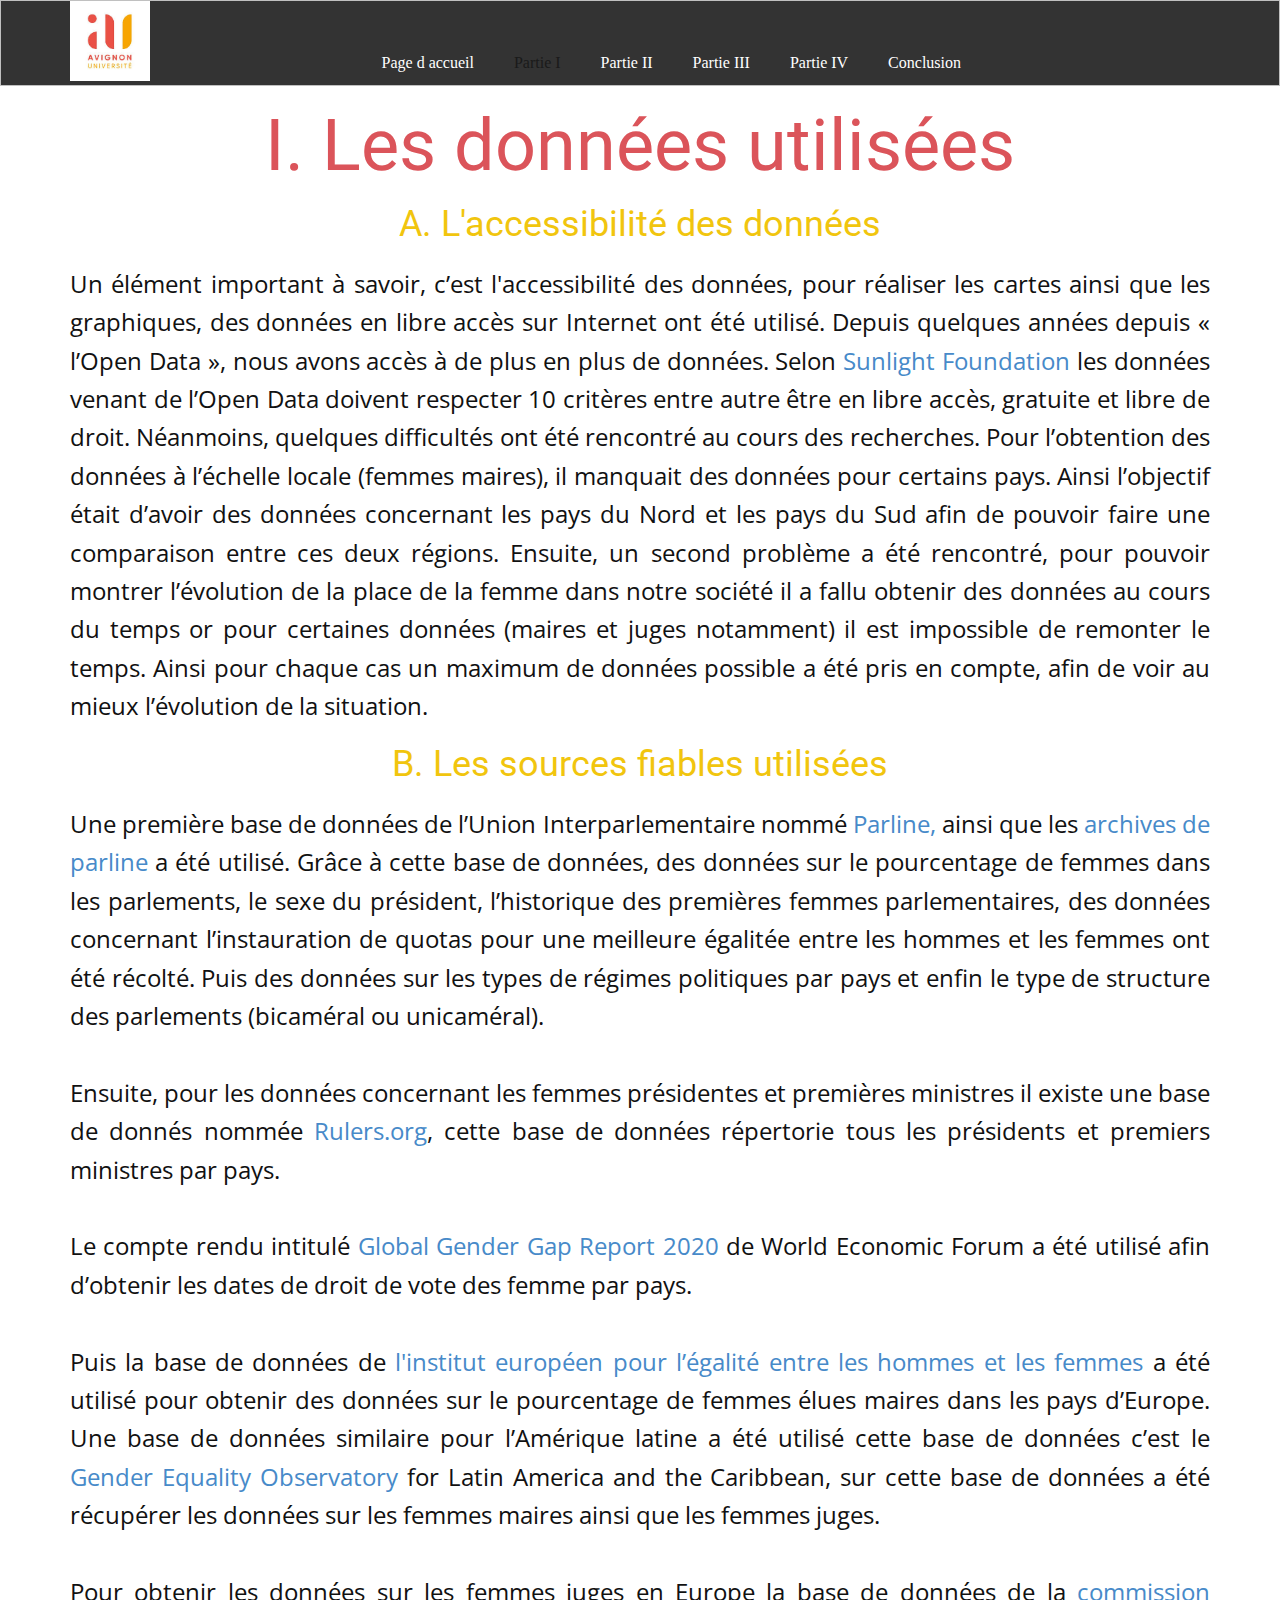
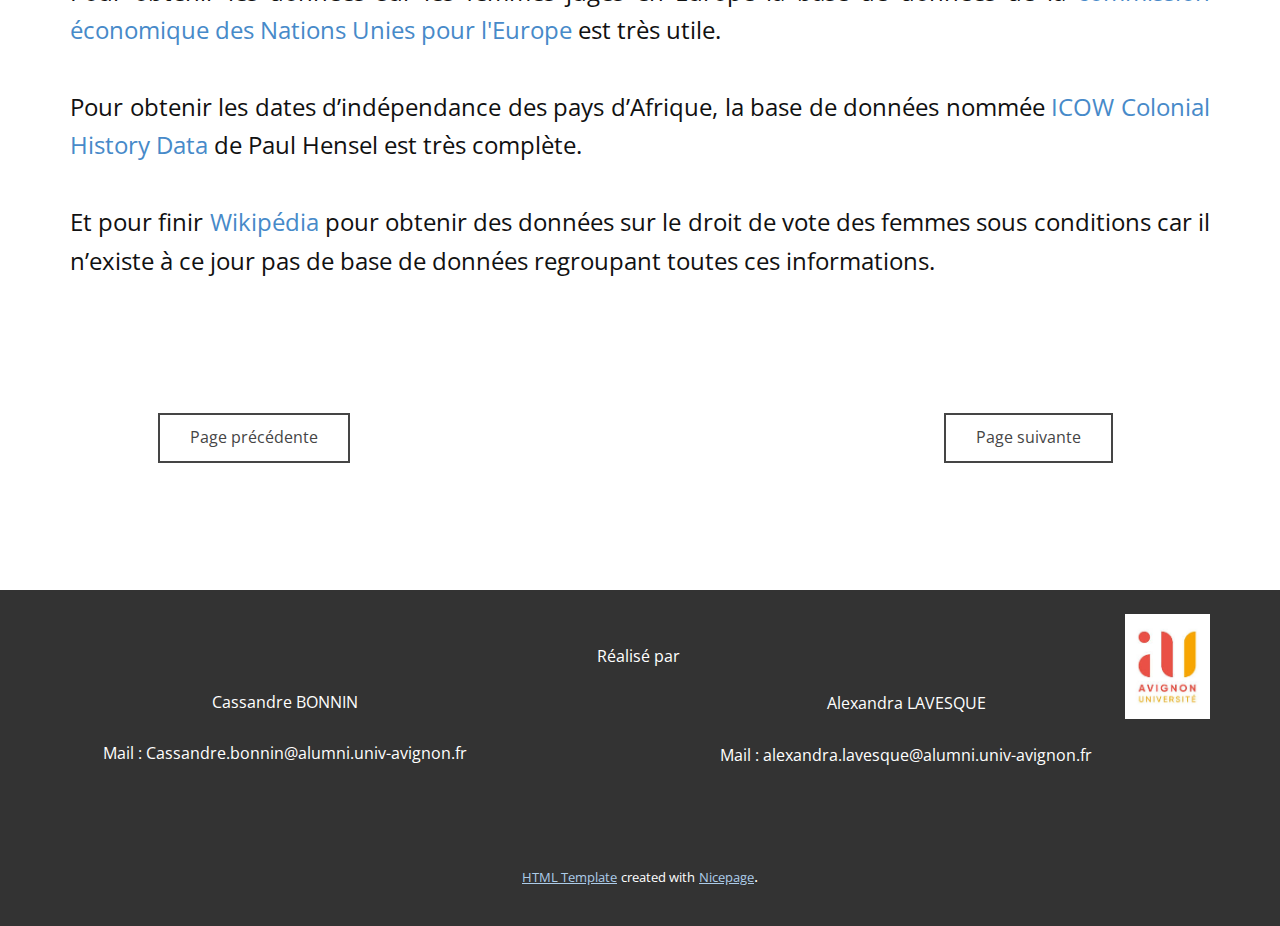
<file: Partie-I.html>
<!DOCTYPE html>
<html style="font-size: 16px;">
  <head>
    <meta name="viewport" content="width=device-width, initial-scale=1.0">
    <meta charset="utf-8">
    <meta name="keywords" content="I. Les données utilisées">
    <meta name="description" content="">
    <meta name="page_type" content="np-template-header-footer-from-plugin">
    <title>Partie I</title>
    <link rel="stylesheet" href="nicepage.css" media="screen">
<link rel="stylesheet" href="Partie-I.css" media="screen">
    <script class="u-script" type="text/javascript" src="jquery.js" defer=""></script>
    <script class="u-script" type="text/javascript" src="nicepage.js" defer=""></script>
    
    
    
    <link id="u-theme-google-font" rel="stylesheet" href="https://fonts.googleapis.com/css?family=Roboto:100,100i,300,300i,400,400i,500,500i,700,700i,900,900i|Open+Sans:300,300i,400,400i,600,600i,700,700i,800,800i">
    <script type="application/ld+json">{
		"@context": "http://schema.org",
		"@type": "Organization",
		"name": "",
		"url": "index.html",
		"logo": "images/Logouniversit.jpg"
}</script>
    <meta property="og:title" content="Partie I">
    <meta property="og:type" content="website">
    <meta name="theme-color" content="#478ac9">
    <link rel="canonical" href="index.html">
    <meta property="og:url" content="index.html">
  </head>
  <body class="u-body"><header class="u-align-center-xs u-border-1 u-border-grey-25 u-clearfix u-grey-80 u-header u-header" id="sec-0485"><div class="u-clearfix u-sheet u-valign-middle u-sheet-1">
        <a href="#" class="u-image u-logo u-image-1" data-image-width="225" data-image-height="225">
          <img src="images/Logouniversit.jpg" class="u-logo-image u-logo-image-1" data-image-width="80">
        </a>
        <nav class="u-align-left u-menu u-menu-dropdown u-nav-spacing-25 u-offcanvas u-menu-1">
          <div class="menu-collapse">
            <a class="u-button-style u-custom-text-color u-nav-link" href="#" style="padding: 4px 0; font-size: calc(1em + 8px);">
              <svg class="u-svg-link" preserveAspectRatio="xMidYMin slice" viewBox="0 0 302 302" style="undefined"><use xmlns:xlink="http://www.w3.org/1999/xlink" xlink:href="#svg-7b92"></use></svg>
              <svg xmlns="http://www.w3.org/2000/svg" xmlns:xlink="http://www.w3.org/1999/xlink" version="1.1" id="svg-7b92" x="0px" y="0px" viewBox="0 0 302 302" style="enable-background:new 0 0 302 302;" xml:space="preserve" class="u-svg-content"><g><rect y="36" width="302" height="30"></rect><rect y="236" width="302" height="30"></rect><rect y="136" width="302" height="30"></rect>
</g><g></g><g></g><g></g><g></g><g></g><g></g><g></g><g></g><g></g><g></g><g></g><g></g><g></g><g></g><g></g></svg>
            </a>
          </div>
          <div class="u-custom-menu u-nav-container">
            <ul class="u-nav u-unstyled u-nav-1"><li class="u-nav-item"><a class="u-button-style u-nav-link u-text-active-grey-90 u-text-hover-grey-70" href="Page-d-accueil.html" style="padding: 10px 20px;">Page d accueil</a>
</li><li class="u-nav-item"><a class="u-button-style u-nav-link u-text-active-grey-90 u-text-hover-grey-70" href="Partie-I.html" style="padding: 10px 20px;">Partie I</a>
</li><li class="u-nav-item"><a class="u-button-style u-nav-link u-text-active-grey-90 u-text-hover-grey-70" href="Partie-II.html" style="padding: 10px 20px;">Partie II</a>
</li><li class="u-nav-item"><a class="u-button-style u-nav-link u-text-active-grey-90 u-text-hover-grey-70" href="Partie-III.html" style="padding: 10px 20px;">Partie III</a>
</li><li class="u-nav-item"><a class="u-button-style u-nav-link u-text-active-grey-90 u-text-hover-grey-70" href="Partie-IV.html" style="padding: 10px 20px;">Partie IV</a>
</li><li class="u-nav-item"><a class="u-button-style u-nav-link u-text-active-grey-90 u-text-hover-grey-70" style="padding: 10px 20px;" href="Conclusion.html">Conclusion</a>
</li></ul>
          </div>
          <div class="u-custom-menu u-nav-container-collapse">
            <div class="u-align-center u-black u-container-style u-inner-container-layout u-opacity u-opacity-95 u-sidenav">
              <div class="u-menu-close"></div>
              <ul class="u-align-center u-nav u-popupmenu-items u-unstyled u-nav-2"><li class="u-nav-item"><a class="u-button-style u-nav-link" href="Page-d-accueil.html" style="padding: 10px 20px;">Page d accueil</a>
</li><li class="u-nav-item"><a class="u-button-style u-nav-link" href="Partie-I.html" style="padding: 10px 20px;">Partie I</a>
</li><li class="u-nav-item"><a class="u-button-style u-nav-link" href="Partie-II.html" style="padding: 10px 20px;">Partie II</a>
</li><li class="u-nav-item"><a class="u-button-style u-nav-link" href="Partie-III.html" style="padding: 10px 20px;">Partie III</a>
</li><li class="u-nav-item"><a class="u-button-style u-nav-link" href="Partie-IV.html" style="padding: 10px 20px;">Partie IV</a>
</li><li class="u-nav-item"><a class="u-button-style u-nav-link" style="padding: 10px 20px;" href="Conclusion.html">Conclusion</a>
</li></ul>
            </div>
            <div class="u-black u-menu-overlay u-opacity u-opacity-70"></div>
          </div>
        </nav>
      </div></header>
    <section class="u-align-center u-clearfix u-section-1" id="sec-45eb">
      <div class="u-clearfix u-sheet u-sheet-1">
        <h1 class="u-heading-font u-text u-text-default u-text-palette-2-base u-title u-text-1">I. Les données utilisées</h1>
        <h2 class="u-text u-text-default u-text-palette-3-base u-text-2">A. L'accessibilité des données</h2>
        <p class="u-align-justify u-text u-text-default u-text-3">Un élément important à savoir, c’est l'accessibilité des données, pour réaliser les cartes ainsi que les graphiques, des données en libre accès sur Internet ont été utilisé. Depuis quelques années depuis « l’Open Data », nous avons accès à de plus en plus de données. Selon <a href="https://sunlightfoundation.com/policy/documents/ten-open-data-principles/ ">Sunlight Foundation</a> les données venant de l’Open Data doivent respecter 10 critères entre autre être en libre accès, gratuite et libre de droit. Néanmoins, quelques difficultés ont été rencontré au cours des recherches. Pour l’obtention des données à l’échelle locale (femmes maires), il manquait des données pour certains pays. Ainsi l’objectif était d’avoir des données concernant les pays du Nord et les pays du Sud afin de pouvoir faire une comparaison entre ces deux régions. Ensuite, un second problème a été rencontré, pour pouvoir montrer l’évolution de la place de la femme dans notre société il a fallu obtenir des données au cours du temps or pour certaines données (maires et juges notamment) il est impossible de remonter le temps. Ainsi pour chaque cas un maximum de données possible a été pris en compte, afin de voir au mieux l’évolution de la situation.
        </p>
        <h2 class="u-text u-text-default u-text-palette-3-base u-text-4">B. Les sources fiables utilisées</h2>
        <p class="u-align-justify u-text u-text-default u-text-5">Une première base de données de l’Union Interparlementaire nommé <a href="https://data.ipu.org/fr" target="_blank">Parline,</a> ainsi que les <a href="http://archive.ipu.org/english/home.htm" target="_blank">archives de parline</a> a été utilisé. Grâce à cette base de données, des données sur le pourcentage de femmes dans les parlements, le sexe du président, l’historique des premières femmes parlementaires, des données concernant l’instauration de quotas pour une meilleure égalitée entre les hommes et les femmes ont été récolté. Puis des données sur les types de régimes politiques par pays et enfin le type de structure des parlements (bicaméral ou unicaméral).&nbsp;<br>
          <br>Ensuite, pour les données concernant les femmes présidentes et premières ministres il existe une base de donnés nommée <a href="https://www.rulers.org/" target="_blank">Rulers.org</a>, cette base de données répertorie tous les présidents et premiers ministres par pays.&nbsp;<br>
          <br>Le compte rendu intitulé <a href="http://www3.weforum.org/docs/WEF_GGGR_2020.pdf" target="_blank">Global Gender Gap Report 2020 </a>de World Economic Forum a été utilisé afin d’obtenir les dates de droit de vote des femme par pays.<br>
          <br>Puis la base de données de<a href="https://eige.europa.eu/" target="_blank"> l'institut européen pour l’égalité entre les hommes et les femmes</a> a été utilisé pour obtenir des données sur le pourcentage de femmes élues maires dans les pays d’Europe. Une base de données similaire pour l’Amérique latine a été utilisé cette base de données c’est le <a href="https://oig.cepal.org/en">Gender Equality Observatory</a> for Latin America and the Caribbean, sur cette base de données a été récupérer les données sur les femmes maires ainsi que les femmes juges.&nbsp;<br>
          <br>Pour obtenir les données sur les femmes juges en Europe la base de données de la <a href="https://w3.unece.org/PXWeb/en" target="_blank">commission économique des Nations Unies pour l'Europe</a> est très utile.<br>
          <br>Pour obtenir les dates d’indépendance des pays d’Afrique, la base de données nommée<a href="http://www.paulhensel.org/icowcol.html" target="_blank"> ICOW Colonial History Data</a> de Paul Hensel est très complète.&nbsp;<br>
          <br>Et pour finir <a href="https://fr.wikipedia.org/wiki/Wikip%C3%A9dia:Accueil_principal" target="_blank">Wikipédia</a> pour obtenir des données sur le droit de vote des femmes sous conditions car il n’existe à ce jour pas de base de données regroupant toutes ces informations.
        </p>
      </div>
    </section>
    <section class="u-clearfix u-section-2" id="sec-48ab">
      <div class="u-clearfix u-sheet u-sheet-1">
        <div class="u-clearfix u-layout-wrap u-layout-wrap-1">
          <div class="u-layout">
            <div class="u-layout-row">
              <div class="u-align-left u-container-style u-layout-cell u-left-cell u-size-43 u-layout-cell-1">
                <div class="u-container-layout u-valign-top u-container-layout-1">
                  <a href="Page-d-accueil.html" class="u-border-2 u-border-grey-dark-1 u-btn u-btn-rectangle u-button-style u-none u-btn-1">Page précédente</a>
                </div>
              </div>
              <div class="u-align-left u-container-style u-layout-cell u-right-cell u-size-17 u-layout-cell-2">
                <div class="u-container-layout u-container-layout-2">
                  <a href="Partie-II.html" class="u-border-2 u-border-grey-dark-1 u-btn u-btn-rectangle u-button-style u-none u-btn-2">Page suivante</a>
                </div>
              </div>
            </div>
          </div>
        </div>
      </div>
    </section>
    
    
    <footer class="u-align-right u-clearfix u-footer u-grey-80 u-footer" id="sec-b68e"><div class="u-clearfix u-sheet u-sheet-1">
        <img src="images/Logouniversit.jpg" alt="" class="u-image u-image-default u-image-1">
        <p class="u-align-center u-small-text u-text u-text-variant u-text-1">Réalisé par&nbsp;</p>
        <p class="u-align-center u-text u-text-default u-text-2">Cassandre BONNIN<br>
          <br>Mail : Cassandre.bonnin@alumni.univ-avignon.fr
        </p>
        <p class="u-align-center u-text u-text-default u-text-3">Alexandra LAVESQUE<br>
          <br>Mail : alexandra.lavesque@alumni.univ-avignon.fr
        </p>
      </div></footer>
    <section class="u-backlink u-clearfix u-grey-80">
      <a class="u-link" href="https://nicepage.com/html-templates" target="_blank">
        <span>HTML Template</span>
      </a>
      <p class="u-text">
        <span>created with</span>
      </p>
      <a class="u-link" href="https://nicepage.com/html-templates" target="_blank">
        <span>Nicepage</span>
      </a>. 
    </section>
  </body>
</html>
</file>
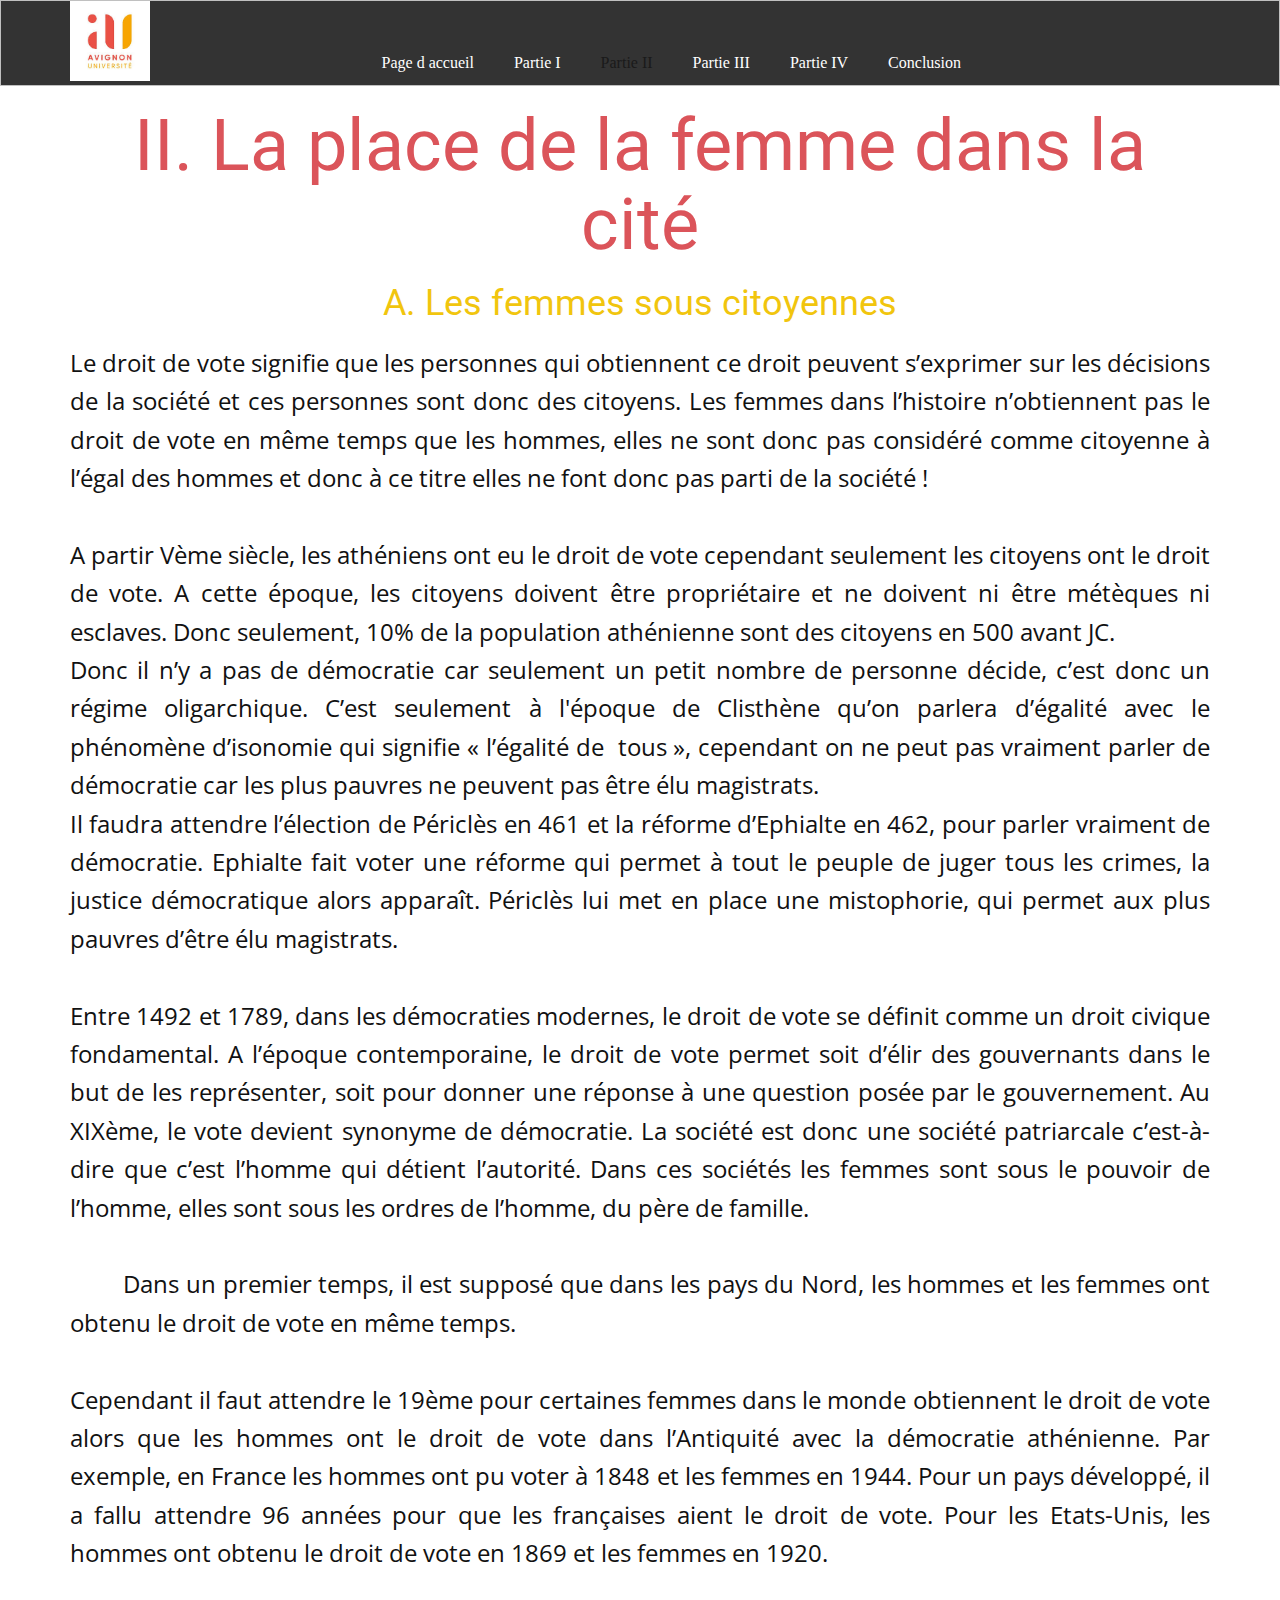
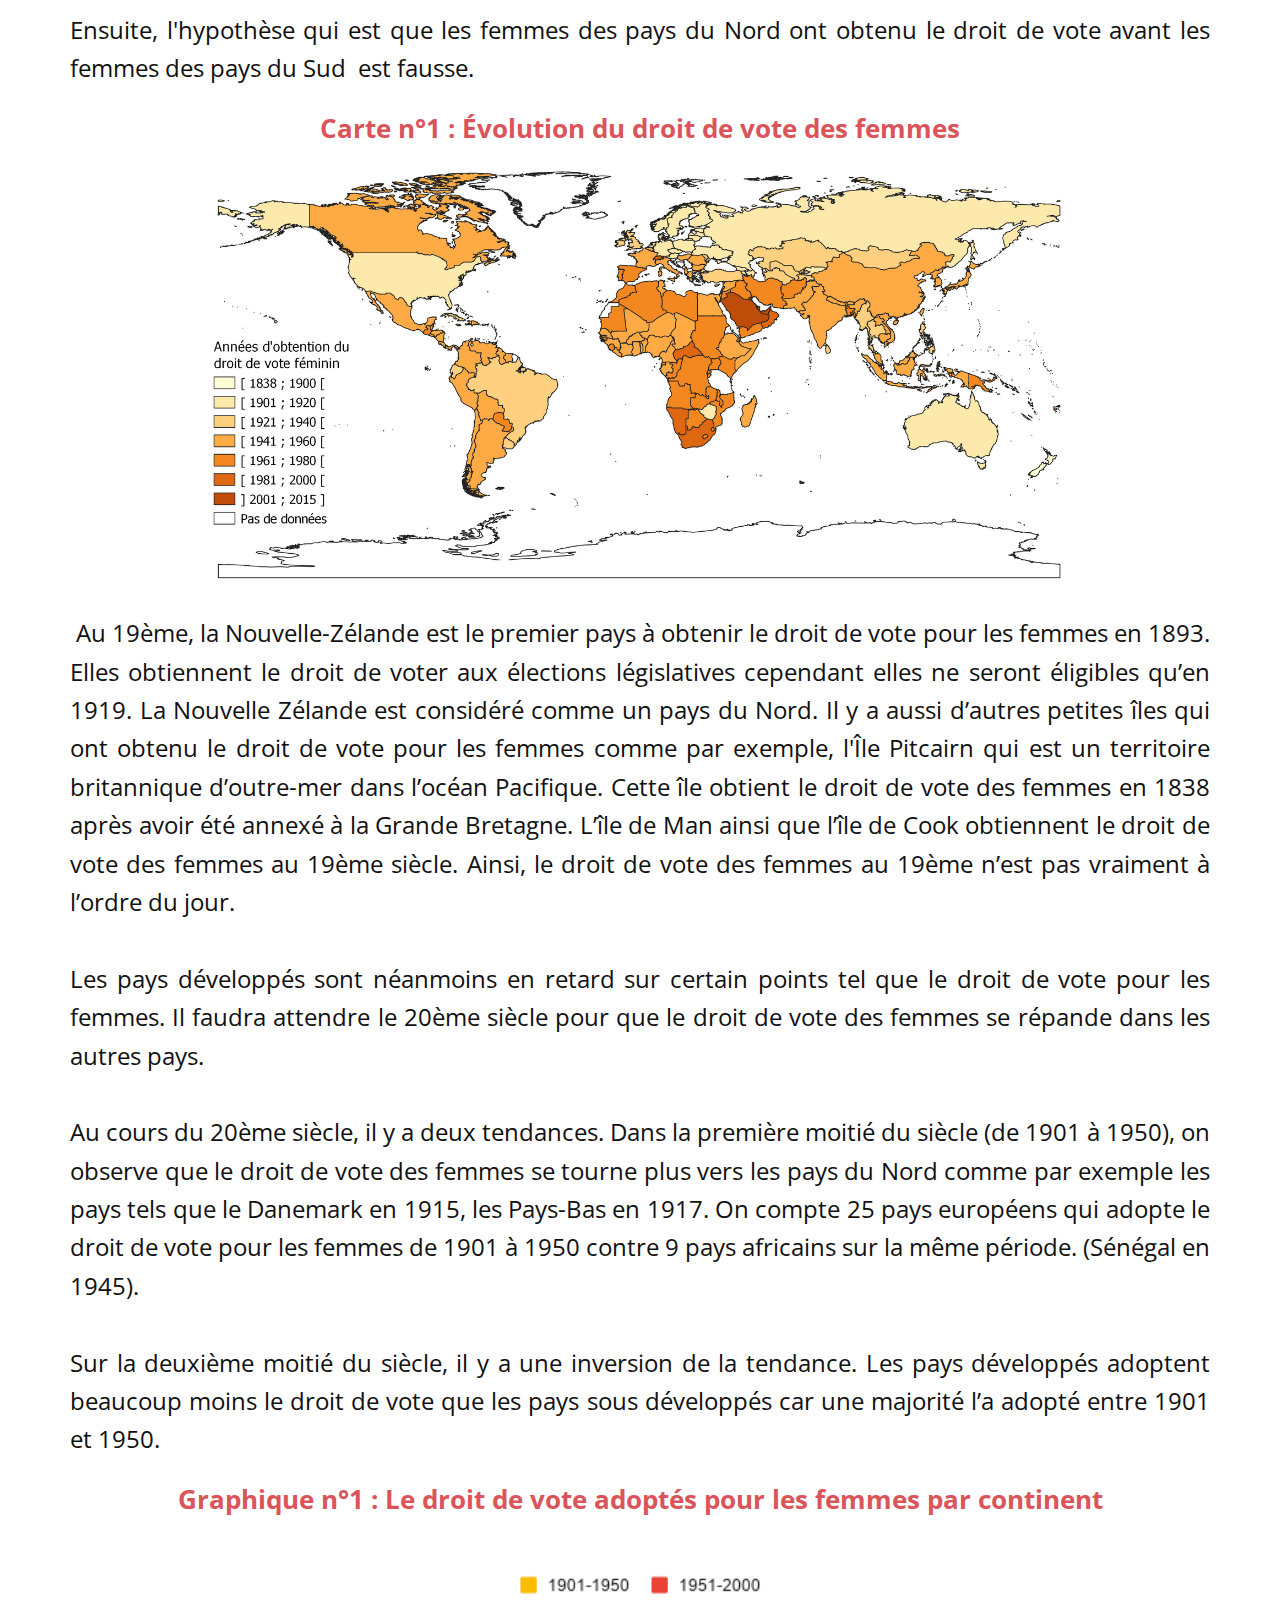
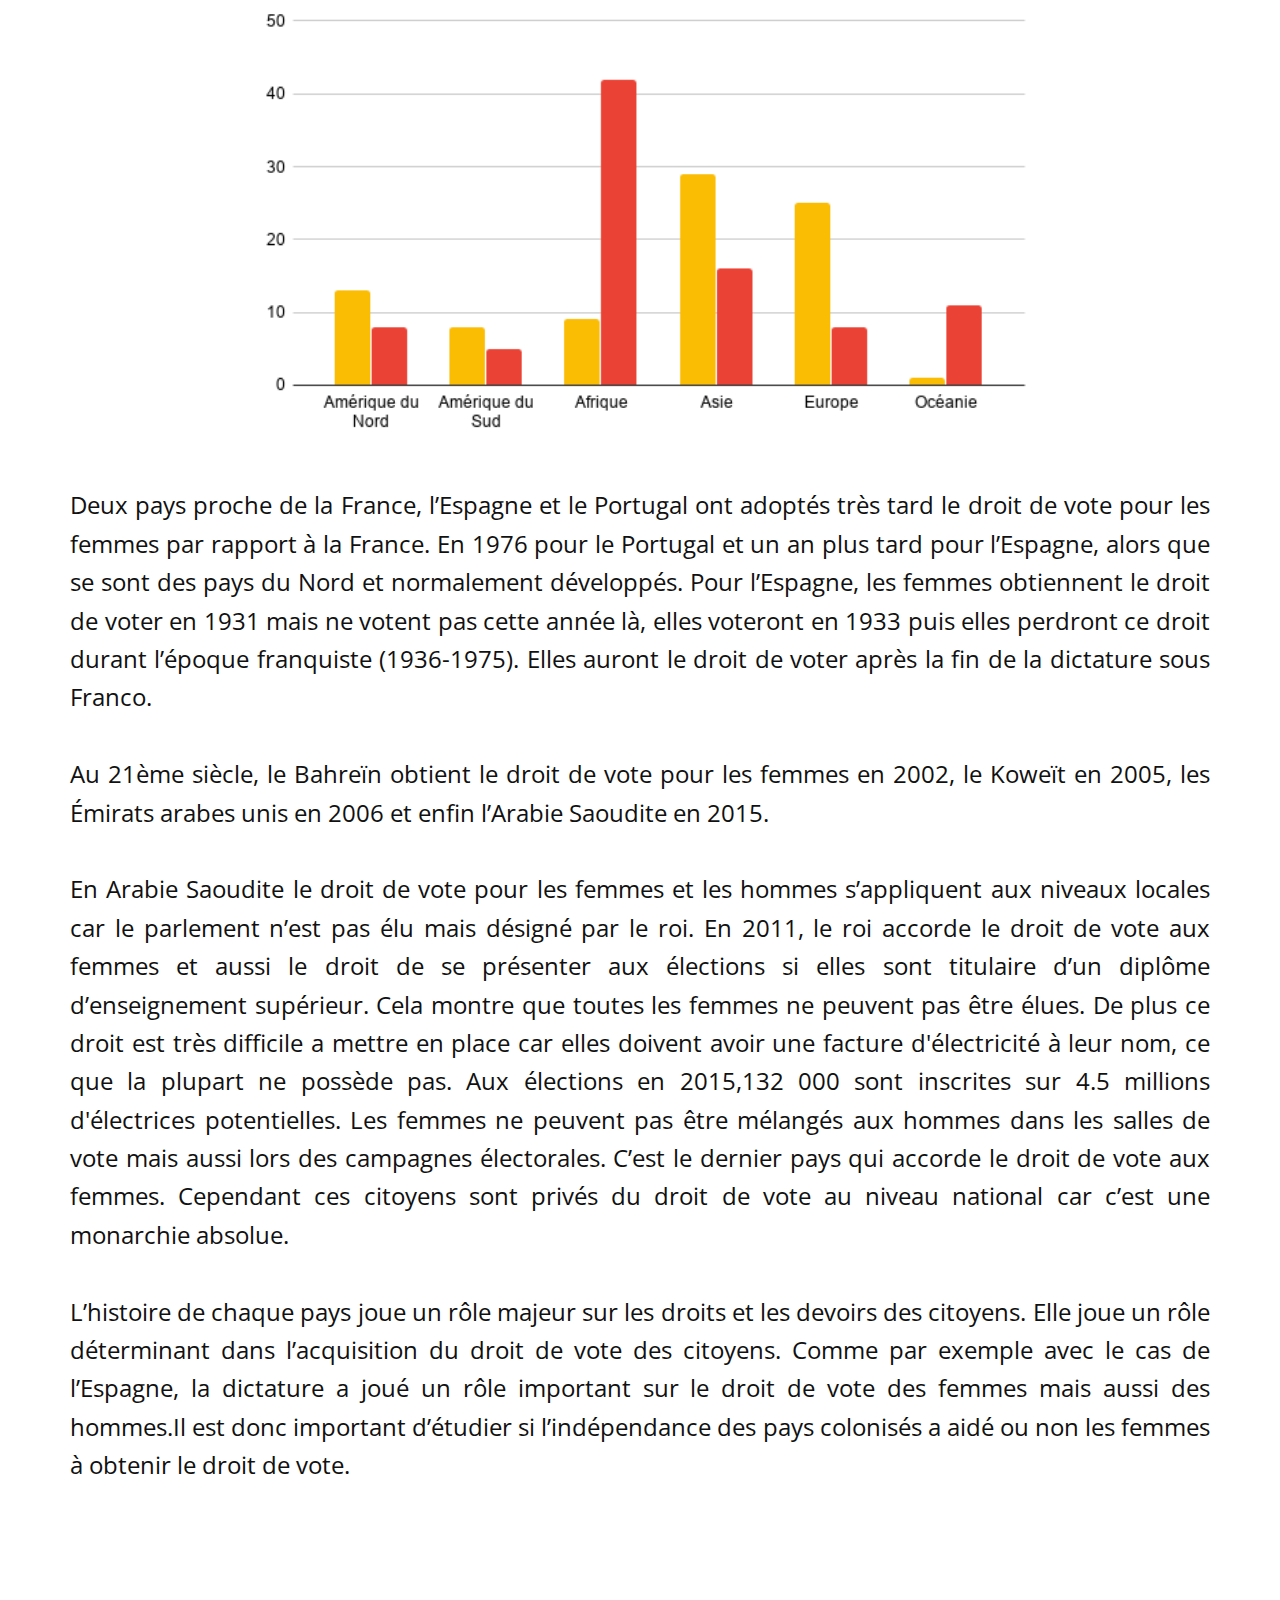
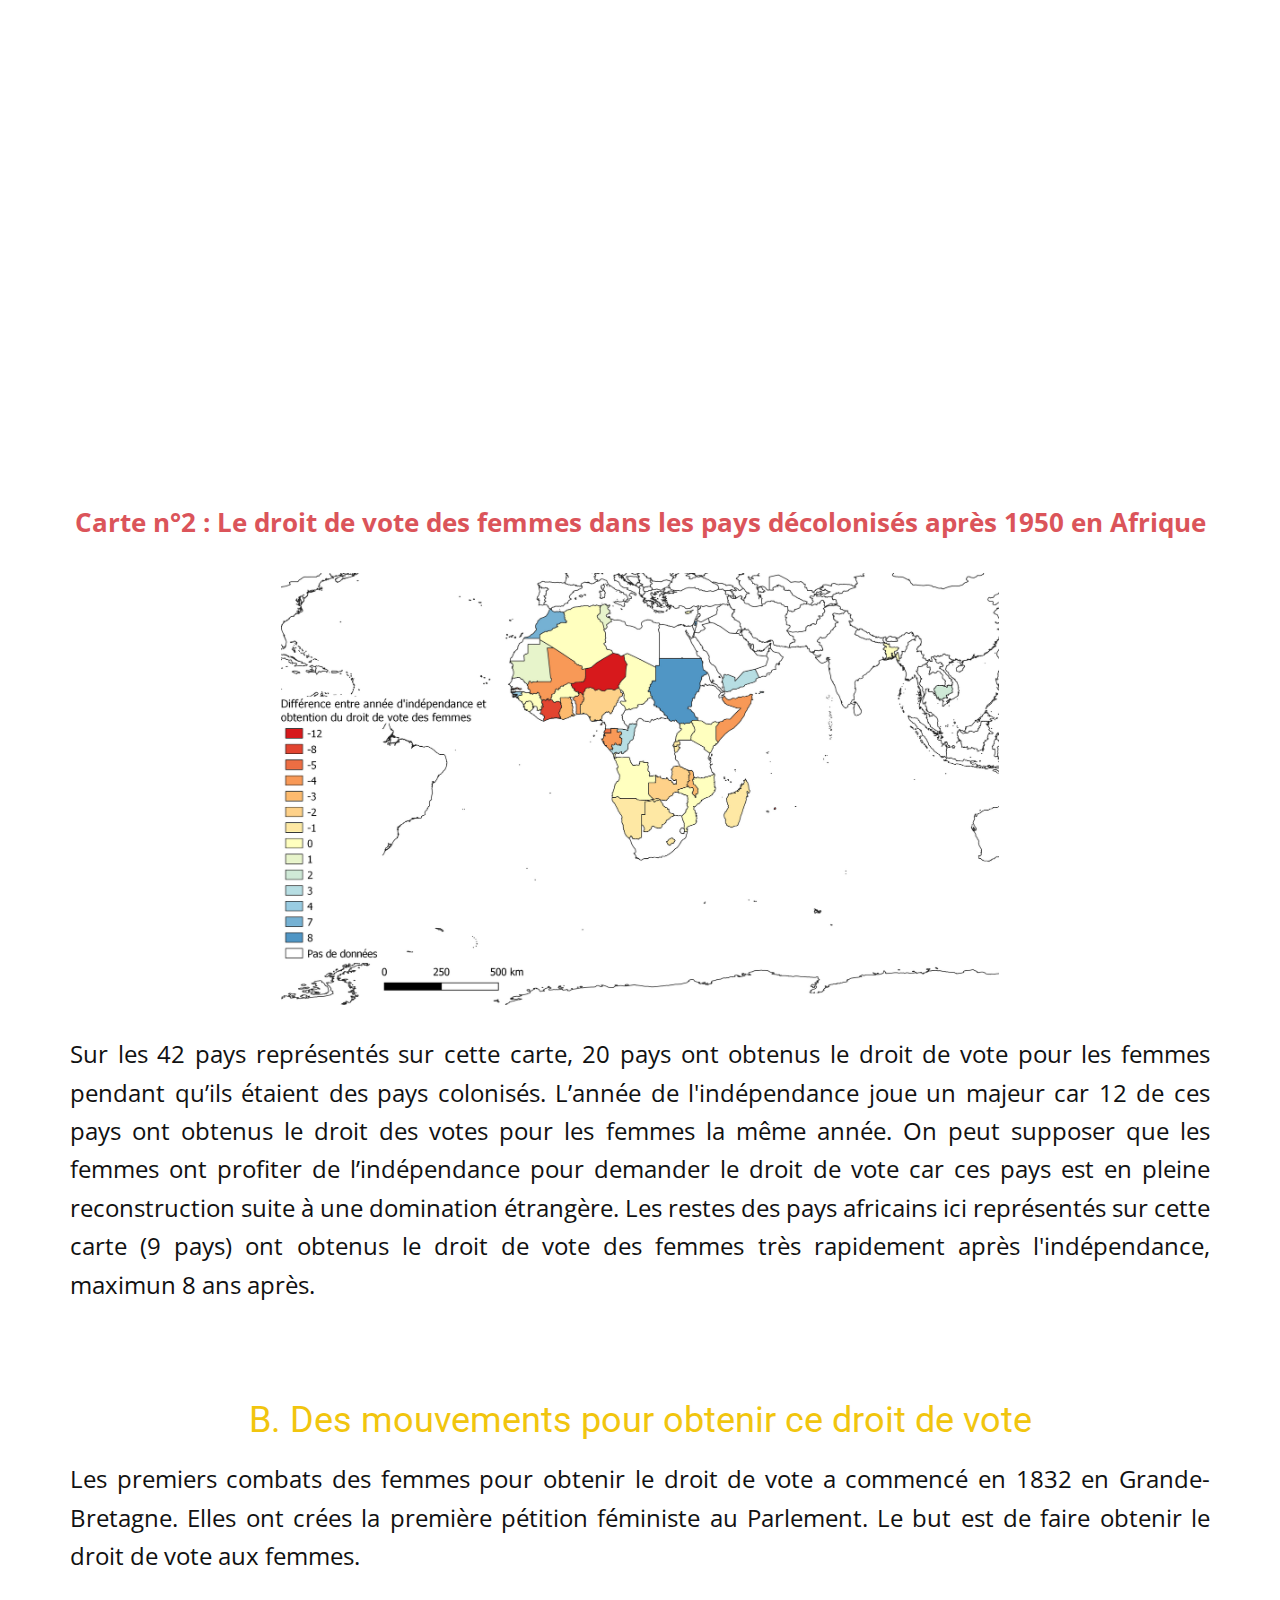
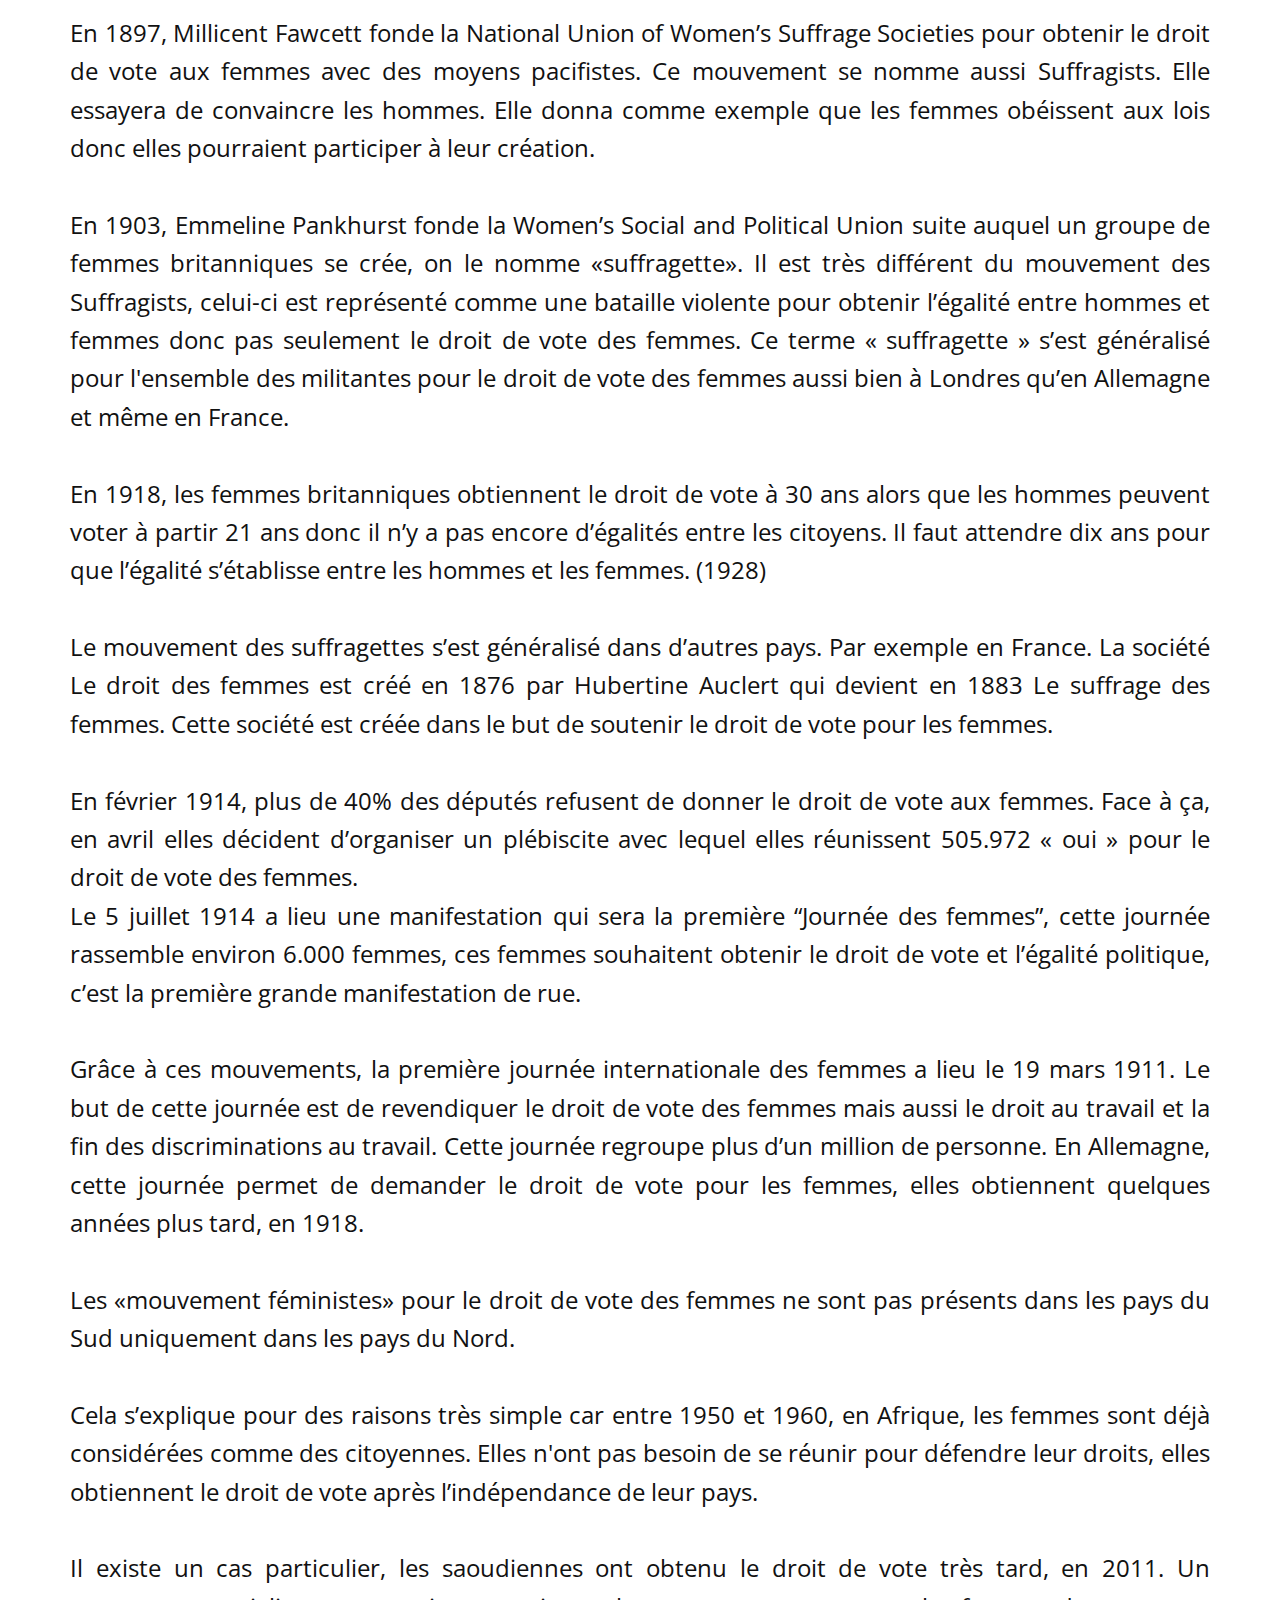
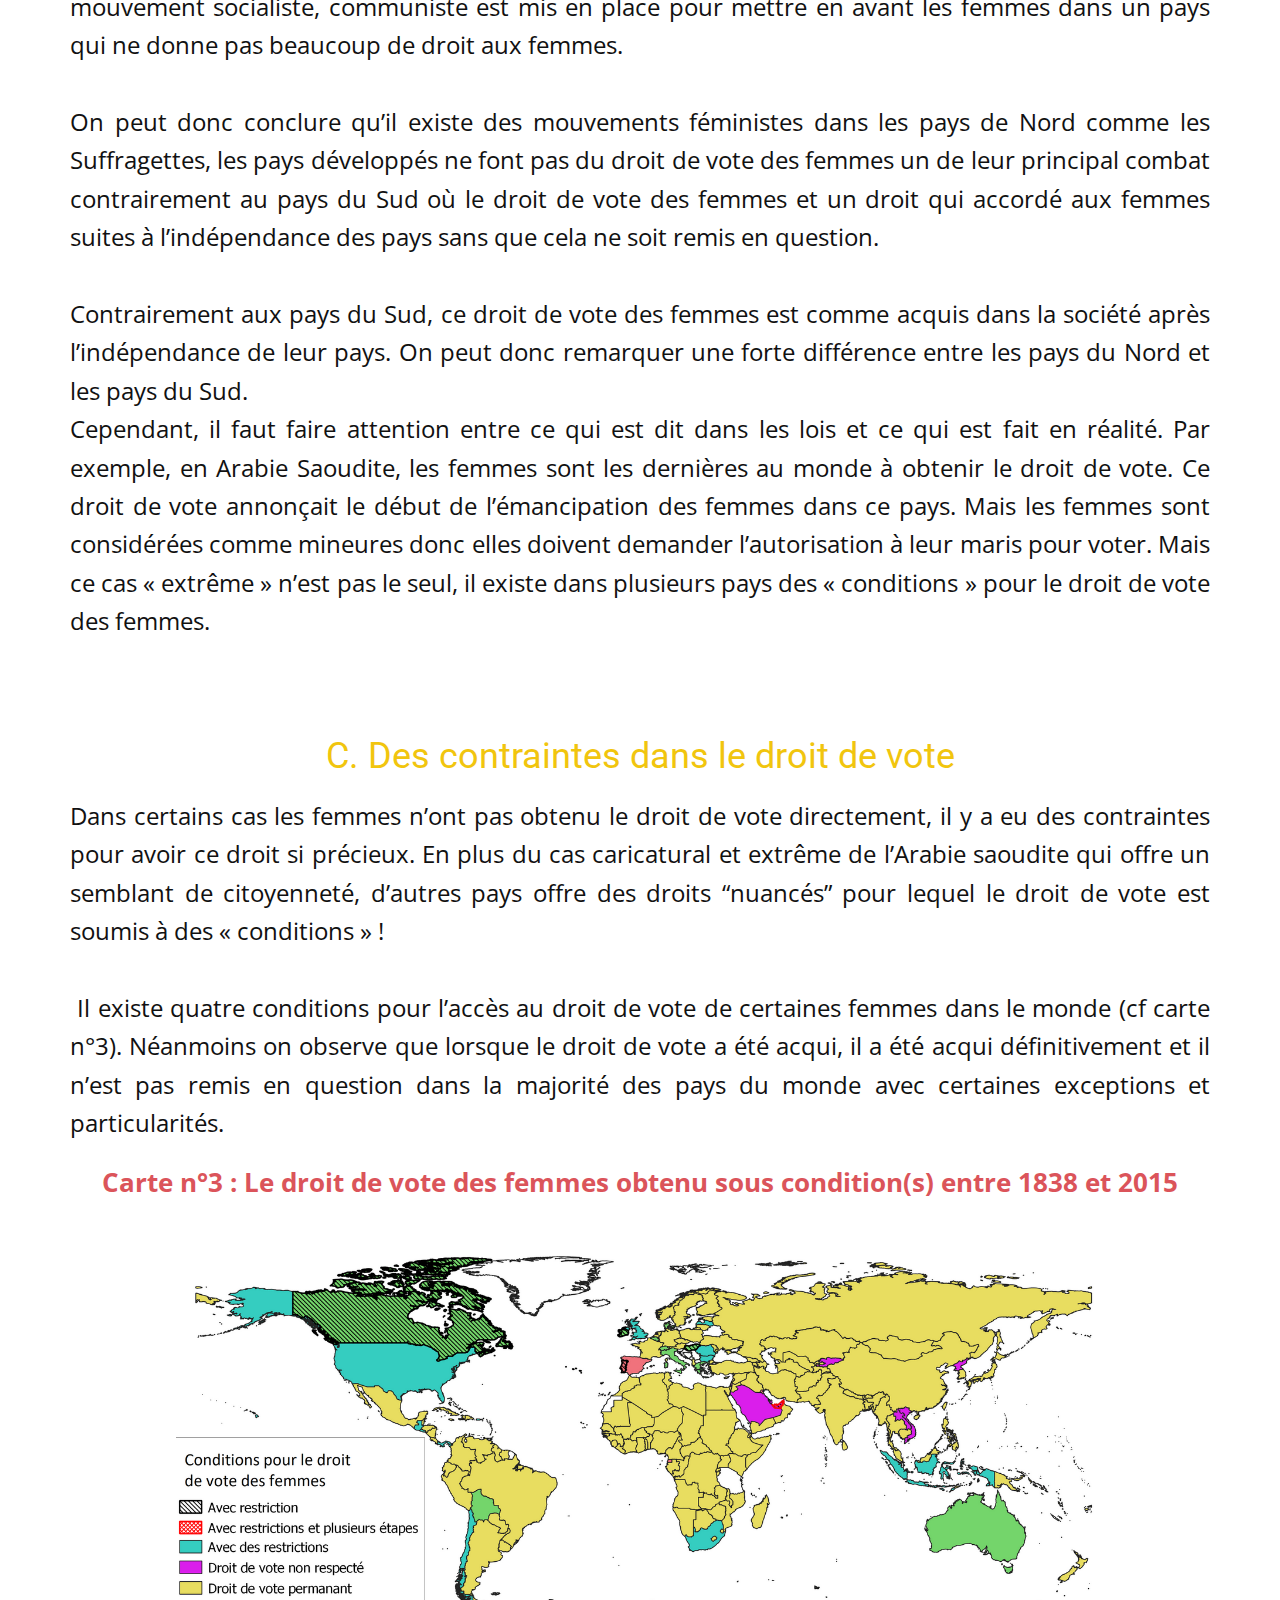
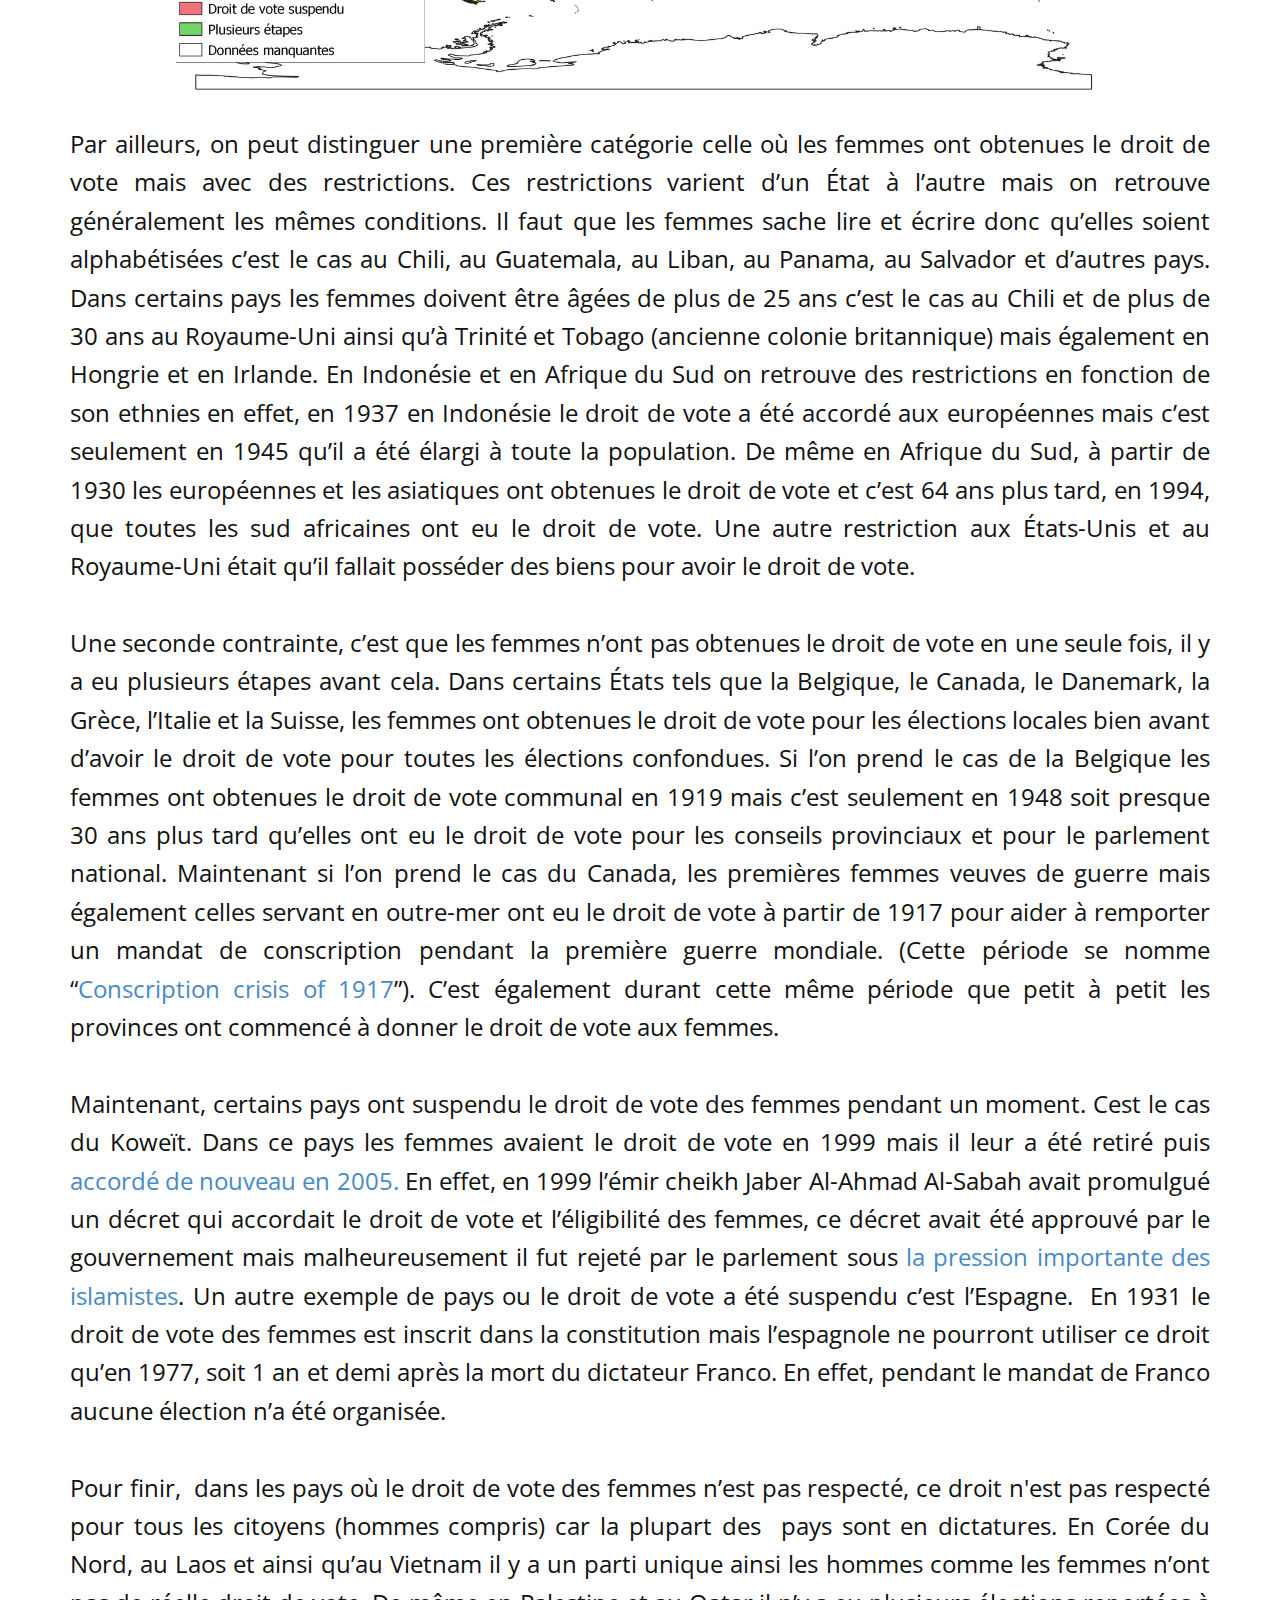
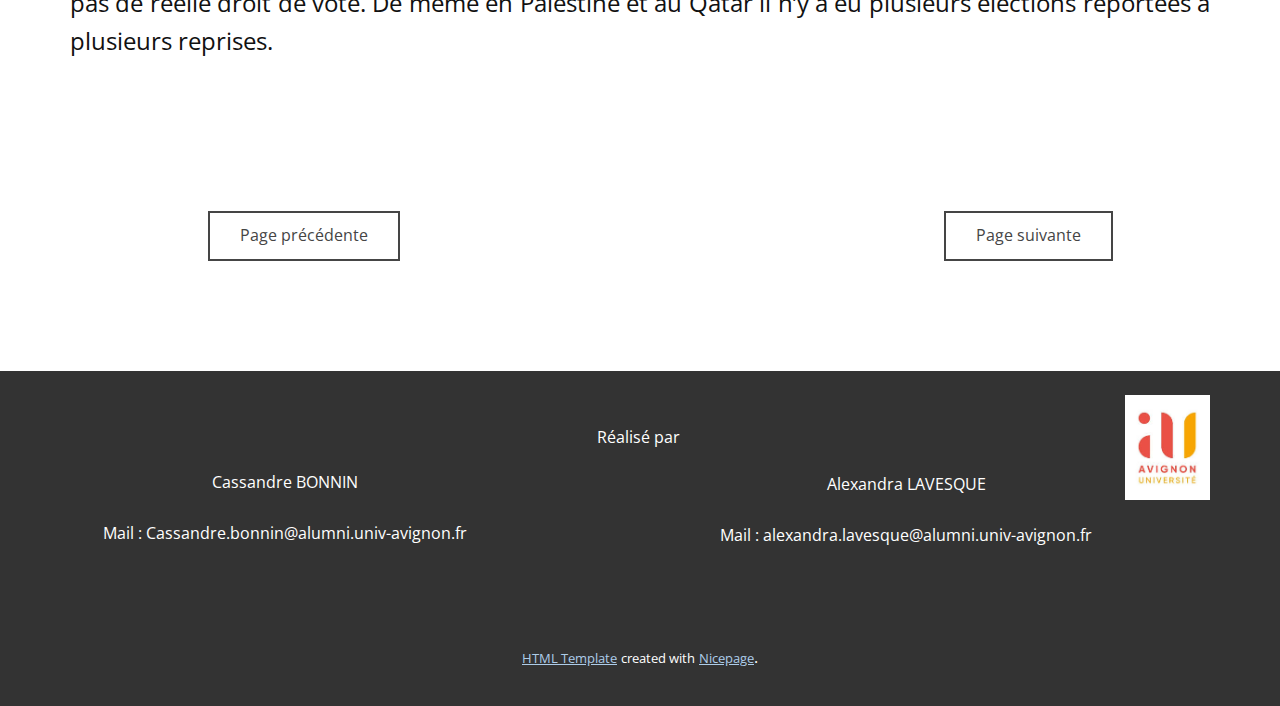
<file: Partie-II.html>
<!DOCTYPE html>
<html style="font-size: 16px;">
  <head>
    <meta name="viewport" content="width=device-width, initial-scale=1.0">
    <meta charset="utf-8">
    <meta name="keywords" content="II. La place de la femme dans la cité, A. Les femmes sous citoyennes">
    <meta name="description" content="">
    <meta name="page_type" content="np-template-header-footer-from-plugin">
    <title>Partie II</title>
    <link rel="stylesheet" href="nicepage.css" media="screen">
<link rel="stylesheet" href="Partie-II.css" media="screen">
    <script class="u-script" type="text/javascript" src="jquery.js" defer=""></script>
    <script class="u-script" type="text/javascript" src="nicepage.js" defer=""></script>
    
    
    
    <link id="u-theme-google-font" rel="stylesheet" href="https://fonts.googleapis.com/css?family=Roboto:100,100i,300,300i,400,400i,500,500i,700,700i,900,900i|Open+Sans:300,300i,400,400i,600,600i,700,700i,800,800i">
    <script type="application/ld+json">{
		"@context": "http://schema.org",
		"@type": "Organization",
		"name": "",
		"url": "index.html",
		"logo": "images/Logouniversit.jpg"
}</script>
    <meta property="og:title" content="Partie II">
    <meta property="og:type" content="website">
    <meta name="theme-color" content="#478ac9">
    <link rel="canonical" href="index.html">
    <meta property="og:url" content="index.html">
  </head>
  <body class="u-body"><header class="u-align-center-xs u-border-1 u-border-grey-25 u-clearfix u-grey-80 u-header u-header" id="sec-0485"><div class="u-clearfix u-sheet u-valign-middle u-sheet-1">
        <a href="#" class="u-image u-logo u-image-1" data-image-width="225" data-image-height="225">
          <img src="images/Logouniversit.jpg" class="u-logo-image u-logo-image-1" data-image-width="80">
        </a>
        <nav class="u-align-left u-menu u-menu-dropdown u-nav-spacing-25 u-offcanvas u-menu-1">
          <div class="menu-collapse">
            <a class="u-button-style u-custom-text-color u-nav-link" href="#" style="padding: 4px 0; font-size: calc(1em + 8px);">
              <svg class="u-svg-link" preserveAspectRatio="xMidYMin slice" viewBox="0 0 302 302" style="undefined"><use xmlns:xlink="http://www.w3.org/1999/xlink" xlink:href="#svg-7b92"></use></svg>
              <svg xmlns="http://www.w3.org/2000/svg" xmlns:xlink="http://www.w3.org/1999/xlink" version="1.1" id="svg-7b92" x="0px" y="0px" viewBox="0 0 302 302" style="enable-background:new 0 0 302 302;" xml:space="preserve" class="u-svg-content"><g><rect y="36" width="302" height="30"></rect><rect y="236" width="302" height="30"></rect><rect y="136" width="302" height="30"></rect>
</g><g></g><g></g><g></g><g></g><g></g><g></g><g></g><g></g><g></g><g></g><g></g><g></g><g></g><g></g><g></g></svg>
            </a>
          </div>
          <div class="u-custom-menu u-nav-container">
            <ul class="u-nav u-unstyled u-nav-1"><li class="u-nav-item"><a class="u-button-style u-nav-link u-text-active-grey-90 u-text-hover-grey-70" href="Page-d-accueil.html" style="padding: 10px 20px;">Page d accueil</a>
</li><li class="u-nav-item"><a class="u-button-style u-nav-link u-text-active-grey-90 u-text-hover-grey-70" href="Partie-I.html" style="padding: 10px 20px;">Partie I</a>
</li><li class="u-nav-item"><a class="u-button-style u-nav-link u-text-active-grey-90 u-text-hover-grey-70" href="Partie-II.html" style="padding: 10px 20px;">Partie II</a>
</li><li class="u-nav-item"><a class="u-button-style u-nav-link u-text-active-grey-90 u-text-hover-grey-70" href="Partie-III.html" style="padding: 10px 20px;">Partie III</a>
</li><li class="u-nav-item"><a class="u-button-style u-nav-link u-text-active-grey-90 u-text-hover-grey-70" href="Partie-IV.html" style="padding: 10px 20px;">Partie IV</a>
</li><li class="u-nav-item"><a class="u-button-style u-nav-link u-text-active-grey-90 u-text-hover-grey-70" style="padding: 10px 20px;" href="Conclusion.html">Conclusion</a>
</li></ul>
          </div>
          <div class="u-custom-menu u-nav-container-collapse">
            <div class="u-align-center u-black u-container-style u-inner-container-layout u-opacity u-opacity-95 u-sidenav">
              <div class="u-menu-close"></div>
              <ul class="u-align-center u-nav u-popupmenu-items u-unstyled u-nav-2"><li class="u-nav-item"><a class="u-button-style u-nav-link" href="Page-d-accueil.html" style="padding: 10px 20px;">Page d accueil</a>
</li><li class="u-nav-item"><a class="u-button-style u-nav-link" href="Partie-I.html" style="padding: 10px 20px;">Partie I</a>
</li><li class="u-nav-item"><a class="u-button-style u-nav-link" href="Partie-II.html" style="padding: 10px 20px;">Partie II</a>
</li><li class="u-nav-item"><a class="u-button-style u-nav-link" href="Partie-III.html" style="padding: 10px 20px;">Partie III</a>
</li><li class="u-nav-item"><a class="u-button-style u-nav-link" href="Partie-IV.html" style="padding: 10px 20px;">Partie IV</a>
</li><li class="u-nav-item"><a class="u-button-style u-nav-link" style="padding: 10px 20px;" href="Conclusion.html">Conclusion</a>
</li></ul>
            </div>
            <div class="u-black u-menu-overlay u-opacity u-opacity-70"></div>
          </div>
        </nav>
      </div></header>
    <section class="u-align-center u-clearfix u-section-1" id="sec-1f7f">
      <div class="u-clearfix u-sheet u-sheet-1">
        <h1 class="u-heading-font u-text u-text-default u-text-palette-2-base u-title u-text-1">II. La place de la femme dans la cité</h1>
        <h2 class="u-text u-text-default u-text-palette-3-base u-text-2">A. Les femmes sous citoyennes</h2>
        <p class="u-align-justify u-text u-text-default u-text-3">Le droit de vote signifie que les personnes qui obtiennent ce droit peuvent s’exprimer sur les décisions de la société et ces personnes sont donc des citoyens.&nbsp;Les femmes dans l’histoire n’obtiennent pas le droit de vote en même temps que les hommes, elles ne sont donc pas considéré comme citoyenne à l’égal des hommes et donc à ce titre elles ne font donc pas parti de la société !<br>
          <br>A partir Vème siècle, les athéniens ont eu le droit de vote cependant seulement les citoyens ont le droit de vote. A cette époque, les citoyens doivent être propriétaire et ne doivent ni être métèques ni esclaves. Donc seulement, 10% de la population athénienne sont des citoyens en 500 avant JC.&nbsp;<br>Donc il n’y a pas de démocratie car seulement un petit nombre de personne décide, c’est donc un régime oligarchique. C’est seulement à l'époque de Clisthène qu’on parlera d’égalité avec le phénomène d’isonomie qui signifie « l’égalité de&nbsp; tous », cependant on ne peut pas vraiment parler de démocratie car les plus pauvres ne peuvent pas être élu magistrats.<br>Il faudra attendre l’élection de Périclès en 461 et la réforme d’Ephialte en 462, pour parler vraiment de démocratie. Ephialte fait voter une réforme qui permet à tout le peuple de juger tous les crimes, la justice démocratique alors apparaît. Périclès lui met en place une mistophorie, qui permet aux plus pauvres d’être élu magistrats.&nbsp; &nbsp;<br>
          <br>Entre 1492 et 1789, dans les démocraties modernes, le droit de vote se définit comme un droit civique fondamental. A l’époque contemporaine, le droit de vote permet soit d’élir des gouvernants dans le but de les représenter, soit pour donner une réponse à une question posée par le gouvernement. Au XIXème, le vote devient synonyme de démocratie. La société est donc une société patriarcale c’est-à-dire que c’est l’homme qui détient l’autorité. Dans ces sociétés les femmes sont sous le pouvoir de l’homme, elles sont sous les ordres de l’homme, du père de famille.<br>
          <br>&nbsp; &nbsp; &nbsp; &nbsp; Dans un premier temps, il est supposé que dans les pays du Nord, les hommes et les femmes ont obtenu le droit de vote en même temps.&nbsp;<br>
          <br>Cependant il faut attendre le 19ème pour certaines femmes dans le monde obtiennent le droit de vote alors que les hommes ont le droit de vote dans l’Antiquité avec la démocratie athénienne. Par exemple, en France les hommes ont pu voter à 1848 et les femmes en 1944. Pour un pays développé, il a fallu attendre 96 années pour que les françaises aient le droit de vote. Pour les Etats-Unis, les hommes ont obtenu le droit de vote en 1869 et les femmes en 1920.&nbsp;&nbsp;<br>
          <br>Ensuite, l'hypothèse qui est que les femmes des pays du Nord ont obtenu le droit de vote avant les femmes des pays du Sud&nbsp; est fausse.
        </p>
        <p class="u-text u-text-default u-text-palette-2-base u-text-4">
          <a href="https://en.wikipedia.org/wiki/Women%27s_suffrage#cite_note-womensuffrage.org-44" target="_blank"> Carte n°1 : Évolution du droit de vote des femmes</a>
        </p>
        <img src="images/Evolutiondroitdevote.png" alt="" class="u-image u-image-default u-image-1" data-image-width="3496" data-image-height="1647">
        <p class="u-align-justify u-text u-text-default u-text-5"> &nbsp;Au 19ème, la Nouvelle-Zélande est le premier pays à obtenir le droit de vote pour les femmes en 1893. Elles obtiennent le droit de voter aux élections législatives cependant elles ne seront éligibles qu’en 1919. La Nouvelle Zélande est considéré comme un pays du Nord. Il y a aussi d’autres petites îles qui ont obtenu le droit de vote pour les femmes comme par exemple, l'Île Pitcairn qui est un territoire britannique d’outre-mer dans l’océan Pacifique. Cette île obtient le droit de vote des femmes en 1838 après avoir été annexé à la Grande Bretagne. L’île de Man ainsi que l’île de Cook obtiennent le droit de vote des femmes au 19ème siècle. Ainsi, le droit de vote des femmes au 19ème n’est pas vraiment à l’ordre du jour.&nbsp; &nbsp; &nbsp;<br>
          <br>Les pays développés sont néanmoins en retard sur certain points tel que le droit de vote pour les femmes. Il faudra attendre le 20ème siècle pour que le droit de vote des femmes se répande dans les autres pays.<br>
          <br>Au cours du 20ème siècle, il y a deux tendances. Dans la première moitié du siècle (de 1901 à 1950), on observe que le droit de vote des femmes se tourne plus vers les pays du Nord comme par exemple les pays tels que le Danemark en 1915, les Pays-Bas en 1917. On compte 25 pays européens qui adopte le droit de vote pour les femmes de 1901 à 1950 contre 9 pays africains sur la même période. (Sénégal en 1945).<br>
          <br>Sur la deuxième moitié du siècle, il y a une inversion de la tendance. Les pays développés adoptent beaucoup moins le droit de vote que les pays sous développés car une majorité l’a adopté entre 1901 et 1950.&nbsp;
        </p>
        <p class="u-align-justify u-text u-text-default u-text-palette-2-base u-text-6">
          <a href="http://www3.weforum.org/docs/WEF_GGGR_2020.pdf"> Graphique n°1 : Le droit de vote adoptés pour les femmes par continent</a>
        </p>
        <img src="images/chart.png" alt="" class="u-image u-image-default u-image-2" data-image-width="600" data-image-height="371">
        <p class="u-align-justify u-text u-text-default u-text-7">Deux pays proche de la France, l’Espagne et le Portugal ont adoptés très tard le droit de vote pour les femmes par rapport à la France. En 1976 pour le Portugal et un an plus tard pour l’Espagne, alors que se sont des pays du Nord et normalement développés. Pour l’Espagne, les femmes obtiennent le droit de voter en 1931 mais ne votent pas cette année là, elles voteront en 1933 puis elles perdront ce droit durant l’époque franquiste (1936-1975). Elles auront le droit de voter après la fin de la dictature sous Franco.<br>
          <br>Au 21ème siècle, le Bahreïn obtient le droit de vote pour les femmes en 2002, le Koweït en 2005, les Émirats arabes unis en 2006 et enfin l’Arabie Saoudite en 2015.<br>
          <br>En Arabie Saoudite le droit de vote pour les femmes et les hommes s’appliquent aux niveaux locales car le parlement n’est pas élu mais désigné par le roi. En 2011, le roi accorde le droit de vote aux femmes et aussi le droit de se présenter aux élections si elles sont titulaire d’un diplôme d’enseignement supérieur. Cela montre que toutes les femmes ne peuvent pas être élues. De plus ce droit est très difficile a mettre en place car elles doivent avoir une facture d'électricité à leur nom, ce que la plupart ne possède pas. Aux élections en 2015,132 000 sont inscrites sur 4.5 millions d'électrices potentielles. Les femmes ne peuvent pas être mélangés aux hommes dans les salles de vote mais aussi lors des campagnes électorales. C’est le dernier pays qui accorde le droit de vote aux femmes. Cependant ces citoyens sont privés du droit de vote au niveau national car c’est une monarchie absolue.&nbsp;<br>
          <br>L’histoire de chaque pays joue un rôle majeur sur les droits et les devoirs des citoyens. Elle joue un rôle déterminant dans l’acquisition du droit de vote des citoyens. Comme par exemple avec le cas de l’Espagne, la dictature a joué un rôle important sur le droit de vote des femmes mais aussi des hommes.Il est donc important d’étudier si l’indépendance des pays colonisés a aidé ou non les femmes à obtenir le droit de vote.<br>
        </p>
        <div class="u-clearfix u-custom-html u-custom-html-1">
          <script type="text/javascript" src="https://eu-west-1a.online.tableau.com/javascripts/api/viz_v1.js"></script>
          <div class="tableauPlaceholder" style="width: 1366px; height: 577px;">
            <object class="tableauViz" width="1366" height="577" style="display:none;">
              <param name="host_url" value="https%3A%2F%2Feu-west-1a.online.tableau.com%2F">
              <param name="embed_code_version" value="3">
              <param name="site_root" value="/t/cassandre">
              <param name="name" value="Classeur1/Lligibilitdesfemmes">
              <param name="tabs" value="no">
              <param name="toolbar" value="yes">
              <param name="showAppBanner" value="false">
            </object>
          </div>
        </div>
        <p class="u-align-justify u-text u-text-default u-text-palette-2-base u-text-8">
          <a href="http://www.paulhensel.org/icowcol.html "> Carte n°2 : Le droit de vote des femmes dans les pays décolonisés après 1950 en Afrique</a>
        </p>
        <img src="images/Indpendance.png" alt="" class="u-image u-image-default u-image-3" data-image-width="3506" data-image-height="2111">
        <p class="u-align-justify u-text u-text-default u-text-9"> Sur les 42 pays représentés sur cette carte, 20 pays ont obtenus le droit de vote pour les femmes pendant qu’ils étaient des pays colonisés. L’année de l'indépendance joue un majeur car 12 de ces pays ont obtenus le droit des votes pour les femmes la même année. On peut supposer que les femmes ont profiter de l’indépendance pour demander le droit de vote car ces pays est en pleine reconstruction suite à une domination étrangère. Les restes des pays africains ici représentés sur cette carte (9 pays) ont obtenus le droit de vote des femmes très rapidement après l'indépendance, maximun 8 ans après.&nbsp;<br>
          <br>
          <br>
        </p>
        <h2 class="u-align-justify u-text u-text-default u-text-palette-3-base u-text-10">B. Des mouvements pour obtenir ce droit de vote</h2>
        <p class="u-align-justify u-text u-text-default u-text-11">Les premiers combats des femmes pour obtenir le droit de vote a commencé en 1832 en Grande-Bretagne. Elles ont crées la première pétition féministe au Parlement. Le but est de faire obtenir le droit de vote aux femmes.&nbsp;<br>
          <br>En 1897, Millicent Fawcett fonde la National Union of Women’s Suffrage Societies pour obtenir le droit de vote aux femmes avec des moyens pacifistes. Ce mouvement se nomme aussi Suffragists. Elle essayera de convaincre les hommes. Elle donna comme exemple que les femmes obéissent aux lois donc elles pourraient participer à leur création.&nbsp;<br>
          <br>En 1903, Emmeline Pankhurst fonde la Women’s Social and Political Union suite auquel un groupe de femmes britanniques se crée, on le nomme «suffragette». Il est très différent du mouvement des Suffragists, celui-ci est représenté comme une bataille violente pour obtenir l’égalité entre hommes et femmes donc pas seulement le droit de vote des femmes. Ce terme « suffragette » s’est généralisé pour l'ensemble des militantes pour le droit de vote des femmes aussi bien à Londres qu’en Allemagne et même en France.&nbsp;<br>
          <br>En 1918, les femmes britanniques obtiennent le droit de vote à 30 ans alors que les hommes peuvent voter à partir 21 ans donc il n’y a pas encore d’égalités entre les citoyens. Il faut attendre dix ans pour que l’égalité s’établisse entre les hommes et les femmes. (1928)<br>
          <br>Le mouvement des suffragettes s’est généralisé dans d’autres pays.&nbsp;Par exemple en France. La société Le droit des femmes est créé en 1876 par Hubertine Auclert qui devient en 1883 Le suffrage des femmes. Cette société est créée dans le but de soutenir le droit de vote pour les femmes.&nbsp;<br>
          <br>En février 1914, plus de 40% des députés refusent de donner le droit de vote aux femmes. Face à ça, en avril elles décident d’organiser un plébiscite avec lequel elles réunissent 505.972 « oui » pour le droit de vote des femmes.&nbsp;<br>Le 5 juillet 1914 a lieu une manifestation qui sera la première “Journée des femmes”, cette journée rassemble environ 6.000 femmes, ces femmes souhaitent obtenir le droit de vote et l’égalité politique, c’est la première grande manifestation de rue.&nbsp;<br>
          <br>Grâce à ces mouvements, la première journée internationale des femmes a lieu le 19 mars 1911. Le but de cette journée est de revendiquer le droit de vote des femmes mais aussi le droit au travail et la fin des discriminations au travail. Cette journée regroupe plus d’un million de personne. En Allemagne, cette journée permet de demander le droit de vote pour les femmes, elles obtiennent quelques années plus tard, en 1918.&nbsp;<br>
          <br>Les «mouvement féministes» pour le droit de vote des femmes ne sont pas présents dans les pays du Sud uniquement dans les pays du Nord.<br>
          <br>Cela s’explique pour des raisons très simple car entre 1950 et 1960, en Afrique, les femmes sont déjà considérées comme des citoyennes. Elles n'ont pas besoin de se réunir pour défendre leur droits, elles obtiennent le droit de vote après l’indépendance de leur pays.<br>
          <br>Il existe un cas particulier, les saoudiennes ont obtenu le droit de vote très tard, en 2011. Un mouvement socialiste, communiste est mis en place pour mettre en avant les femmes dans un pays qui ne donne pas beaucoup de droit aux femmes.&nbsp; &nbsp;<br>
          <br>On peut donc conclure qu’il existe des mouvements féministes dans les pays de Nord comme les Suffragettes, les pays développés ne font pas du droit de vote des femmes un de leur principal combat contrairement au pays du Sud où le droit de vote des femmes et un droit qui accordé aux femmes suites à l’indépendance des pays sans que cela ne soit remis en question.<br>
          <br>Contrairement aux pays du Sud, ce droit de vote des femmes est comme acquis dans la société après l’indépendance de leur pays. On peut donc remarquer une forte différence entre les pays du Nord et les pays du Sud.&nbsp;<br>Cependant, il faut faire attention entre ce qui est dit dans les lois et ce qui est fait en réalité. Par exemple, en Arabie Saoudite, les femmes sont les dernières au monde à obtenir le droit de vote. Ce droit de vote annonçait le début de l’émancipation des femmes dans ce pays. Mais les femmes sont considérées comme mineures donc elles doivent demander l’autorisation à leur maris pour voter. Mais ce cas « extrême » n’est pas le seul, il existe dans plusieurs pays des « conditions » pour le droit de vote des femmes.<br>
          <br>
          <br>
        </p>
        <h2 class="u-align-justify u-text u-text-default u-text-palette-3-base u-text-12">C. Des contraintes dans le droit de vote</h2>
        <p class="u-align-justify u-text u-text-default u-text-13">Dans certains cas les femmes n’ont pas obtenu le droit de vote directement, il y a eu des contraintes pour avoir ce droit si précieux.&nbsp;En plus du cas caricatural et extrême de l’Arabie saoudite qui offre un semblant de citoyenneté, d’autres pays offre des droits “nuancés” pour lequel le droit de vote est soumis à des « conditions » !<br>
          <br>&nbsp;Il existe quatre conditions pour l’accès au droit de vote de certaines femmes dans le monde (cf carte n°3). Néanmoins on observe que lorsque le droit de vote a été acqui, il a été acqui définitivement et il n’est pas remis en question dans la majorité des pays du monde avec certaines exceptions et particularités.&nbsp;
        </p>
        <p class="u-align-justify u-text u-text-default u-text-palette-2-base u-text-14">
          <a href="https://en.wikipedia.org/wiki/Women%27s_suffrage#cite_note-womensuffrage.org-44"> Carte n°3 : Le droit de vote des femmes obtenu sous condition(s) entre 1838 et 2015</a>
        </p>
        <img src="images/Conditionspourlaccsaudroitdevotedesfemmesversion2.png" alt="" class="u-image u-image-default u-image-4" data-image-width="3497" data-image-height="1661">
        <p class="u-align-justify u-text u-text-default u-text-15">Par ailleurs, on peut distinguer une première catégorie celle où les femmes ont obtenues le droit de vote mais avec des restrictions. Ces restrictions varient d’un État à l’autre mais on retrouve généralement les mêmes conditions. Il faut que les femmes sache lire et écrire donc qu’elles soient alphabétisées c’est le cas au Chili, au Guatemala, au Liban, au Panama, au Salvador et d’autres pays. Dans certains pays les femmes doivent être âgées de plus de 25 ans c’est le cas au Chili et de plus de 30 ans au Royaume-Uni ainsi qu’à Trinité et Tobago (ancienne colonie britannique) mais également en Hongrie et en Irlande. En Indonésie et en Afrique du Sud on retrouve des restrictions en fonction de son ethnies en effet, en 1937 en Indonésie le droit de vote a été accordé aux européennes mais c’est seulement en 1945 qu’il a été élargi à toute la population. De même en Afrique du Sud, à partir de 1930 les européennes et les asiatiques ont obtenues le droit de vote et c’est 64 ans plus tard, en 1994, que toutes les sud africaines ont eu le droit de vote. Une autre restriction aux États-Unis et au Royaume-Uni était qu’il fallait posséder des biens pour avoir le droit de vote.&nbsp;<br>
          <br>Une seconde contrainte, c’est que les femmes n’ont pas obtenues le droit de vote en une seule fois, il y a eu plusieurs étapes avant cela. Dans certains États tels que la Belgique, le Canada, le Danemark, la Grèce, l’Italie et la Suisse, les femmes ont obtenues le droit de vote pour les élections locales bien avant d’avoir le droit de vote pour toutes les élections confondues. Si l’on prend le cas de la Belgique les femmes ont obtenues le droit de vote communal en 1919 mais c’est seulement en 1948 soit presque 30 ans plus tard qu’elles ont eu le droit de vote pour les conseils provinciaux et pour le parlement national. Maintenant si l’on prend le cas du Canada, les premières femmes veuves de guerre mais également celles servant en outre-mer ont eu le droit de vote à partir de 1917 pour aider à remporter un mandat de conscription pendant la première guerre mondiale. (Cette période se nomme “<a href="https://www.thecanadianencyclopedia.ca/fr/article/conscription ">Conscription crisis of 1917</a>”). C’est également durant cette même période que petit à petit les provinces ont commencé à donner le droit de vote aux femmes.&nbsp;<br>
          <br>Maintenant, certains pays ont suspendu le droit de vote des femmes pendant un moment. Cest le cas du Koweït. Dans ce pays les femmes avaient le droit de vote en 1999 mais il leur a été retiré puis <a href="https://www.lemonde.fr/proche-orient/article/2005/05/17/les-femmes-obtiennent-le-droit-de-vote-au-koweit_650574_3218.html ">accordé de nouveau en 2005.</a> En effet, en 1999 l’émir cheikh Jaber Al-Ahmad Al-Sabah avait promulgué un décret qui accordait le droit de vote et l’éligibilité des femmes, ce décret avait été approuvé par le gouvernement mais malheureusement il fut rejeté par le parlement sous<a href=" https://www.nouvelobs.com/monde/20050516.OBS6858/koweit-les-femmes-obtiennent-le-droit-de-vote.html"> la pression importante des islamistes</a>. Un autre exemple de pays ou le droit de vote a été suspendu c’est l’Espagne.&nbsp; En 1931 le droit de vote des femmes est inscrit dans la constitution mais l’espagnole ne pourront utiliser ce droit qu’en 1977, soit 1 an et demi après la mort du dictateur Franco. En effet, pendant le mandat de Franco aucune élection n’a été organisée.&nbsp;<br>
          <br>Pour finir,&nbsp; dans les pays où le droit de vote des femmes n’est pas respecté, ce droit n'est pas respecté pour tous les citoyens (hommes compris) car la plupart des&nbsp; pays sont en dictatures. En Corée du Nord, au Laos et ainsi qu’au Vietnam il y a un parti unique ainsi les hommes comme les femmes n’ont pas de réelle droit de vote. De même en Palestine et au Qatar il n’y a eu plusieurs élections reportées à plusieurs reprises.
        </p>
      </div>
    </section>
    <section class="u-clearfix u-section-2" id="sec-0d8c">
      <div class="u-clearfix u-sheet u-sheet-1">
        <div class="u-clearfix u-layout-wrap u-layout-wrap-1">
          <div class="u-layout">
            <div class="u-layout-row">
              <div class="u-align-left u-container-style u-layout-cell u-left-cell u-size-43 u-layout-cell-1">
                <div class="u-container-layout u-valign-middle u-container-layout-1">
                  <a href="Partie-I.html" class="u-border-2 u-border-grey-dark-1 u-btn u-btn-rectangle u-button-style u-none u-btn-1">Page précédente</a>
                </div>
              </div>
              <div class="u-align-left u-container-style u-layout-cell u-right-cell u-size-17 u-layout-cell-2">
                <div class="u-container-layout u-valign-middle u-container-layout-2">
                  <a href="Partie-III.html" class="u-border-2 u-border-grey-dark-1 u-btn u-btn-rectangle u-button-style u-none u-btn-2">Page suivante</a>
                </div>
              </div>
            </div>
          </div>
        </div>
      </div>
    </section>
    
    
    <footer class="u-align-right u-clearfix u-footer u-grey-80 u-footer" id="sec-b68e"><div class="u-clearfix u-sheet u-sheet-1">
        <img src="images/Logouniversit.jpg" alt="" class="u-image u-image-default u-image-1">
        <p class="u-align-center u-small-text u-text u-text-variant u-text-1">Réalisé par&nbsp;</p>
        <p class="u-align-center u-text u-text-default u-text-2">Cassandre BONNIN<br>
          <br>Mail : Cassandre.bonnin@alumni.univ-avignon.fr
        </p>
        <p class="u-align-center u-text u-text-default u-text-3">Alexandra LAVESQUE<br>
          <br>Mail : alexandra.lavesque@alumni.univ-avignon.fr
        </p>
      </div></footer>
    <section class="u-backlink u-clearfix u-grey-80">
      <a class="u-link" href="https://nicepage.com/html-templates" target="_blank">
        <span>HTML Template</span>
      </a>
      <p class="u-text">
        <span>created with</span>
      </p>
      <a class="u-link" href="https://nicepage.com/html-templates" target="_blank">
        <span>Nicepage</span>
      </a>. 
    </section>
  </body>
</html>
</file>
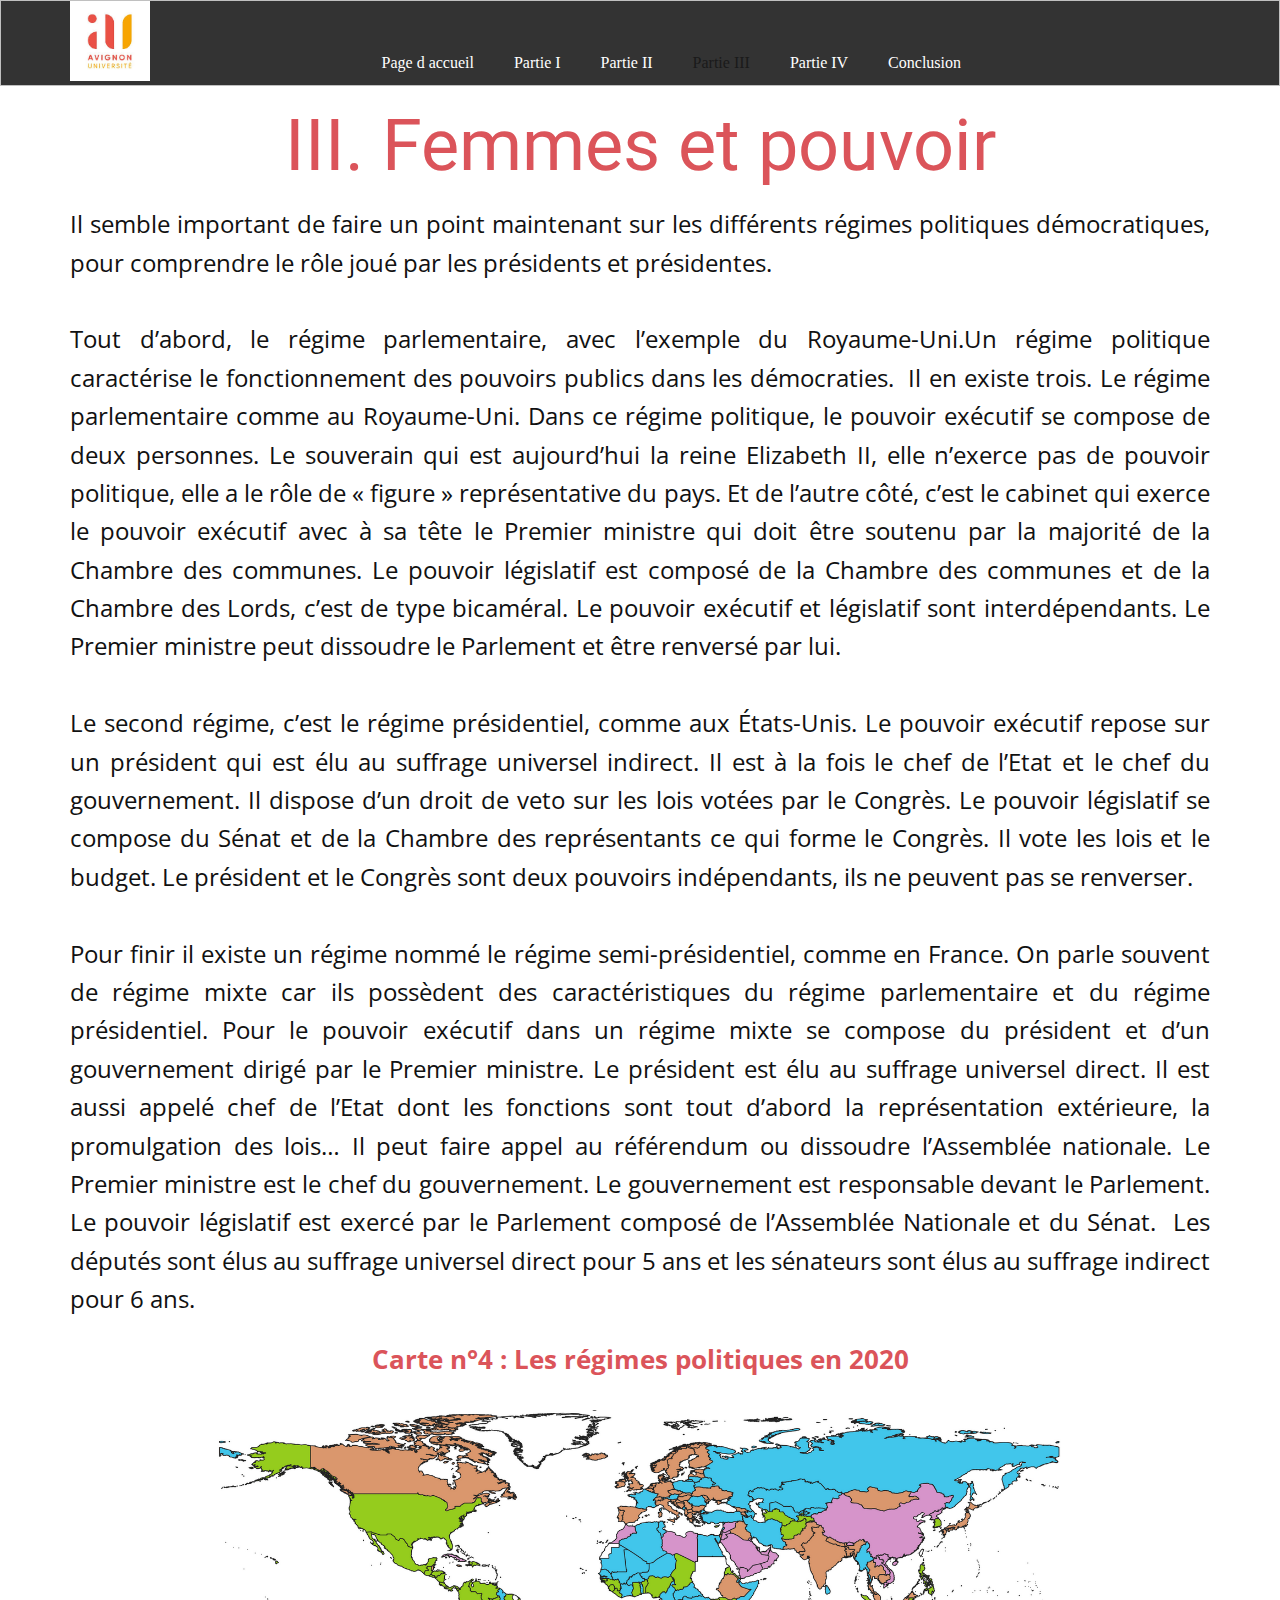
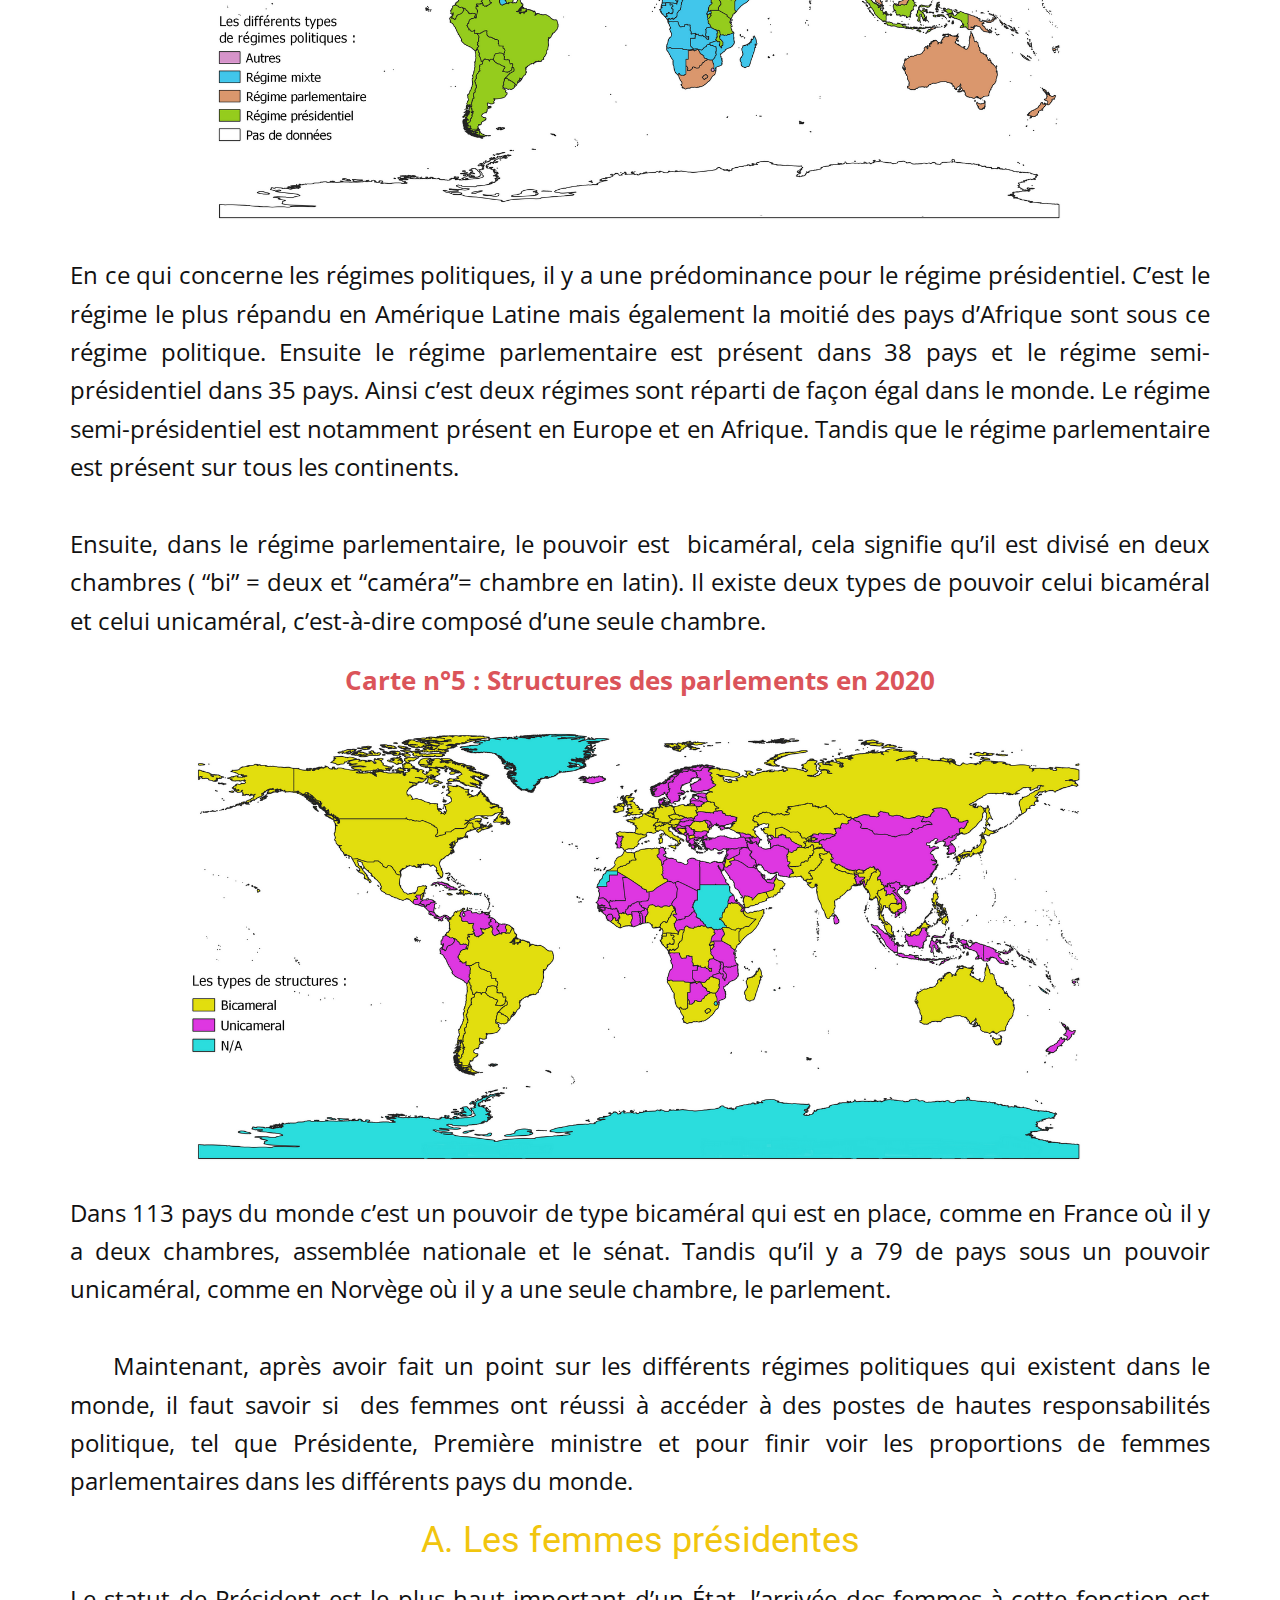
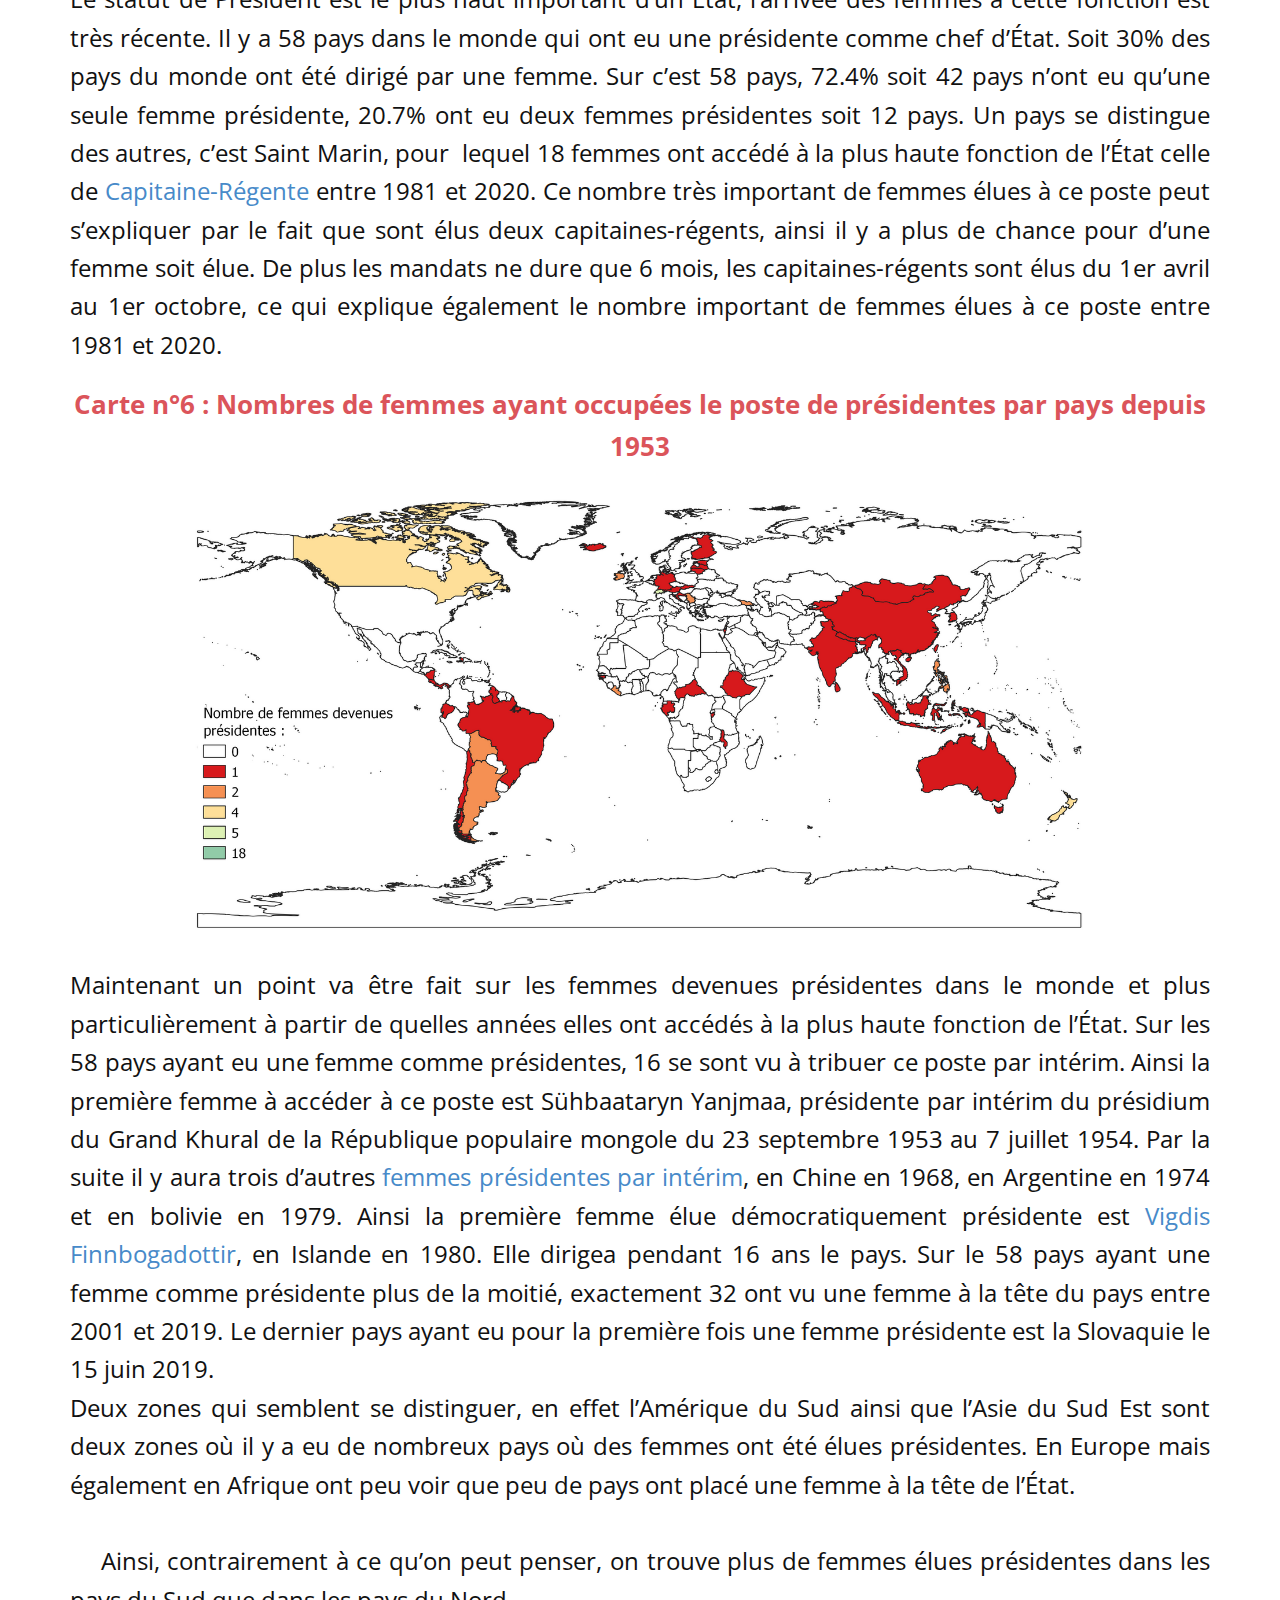
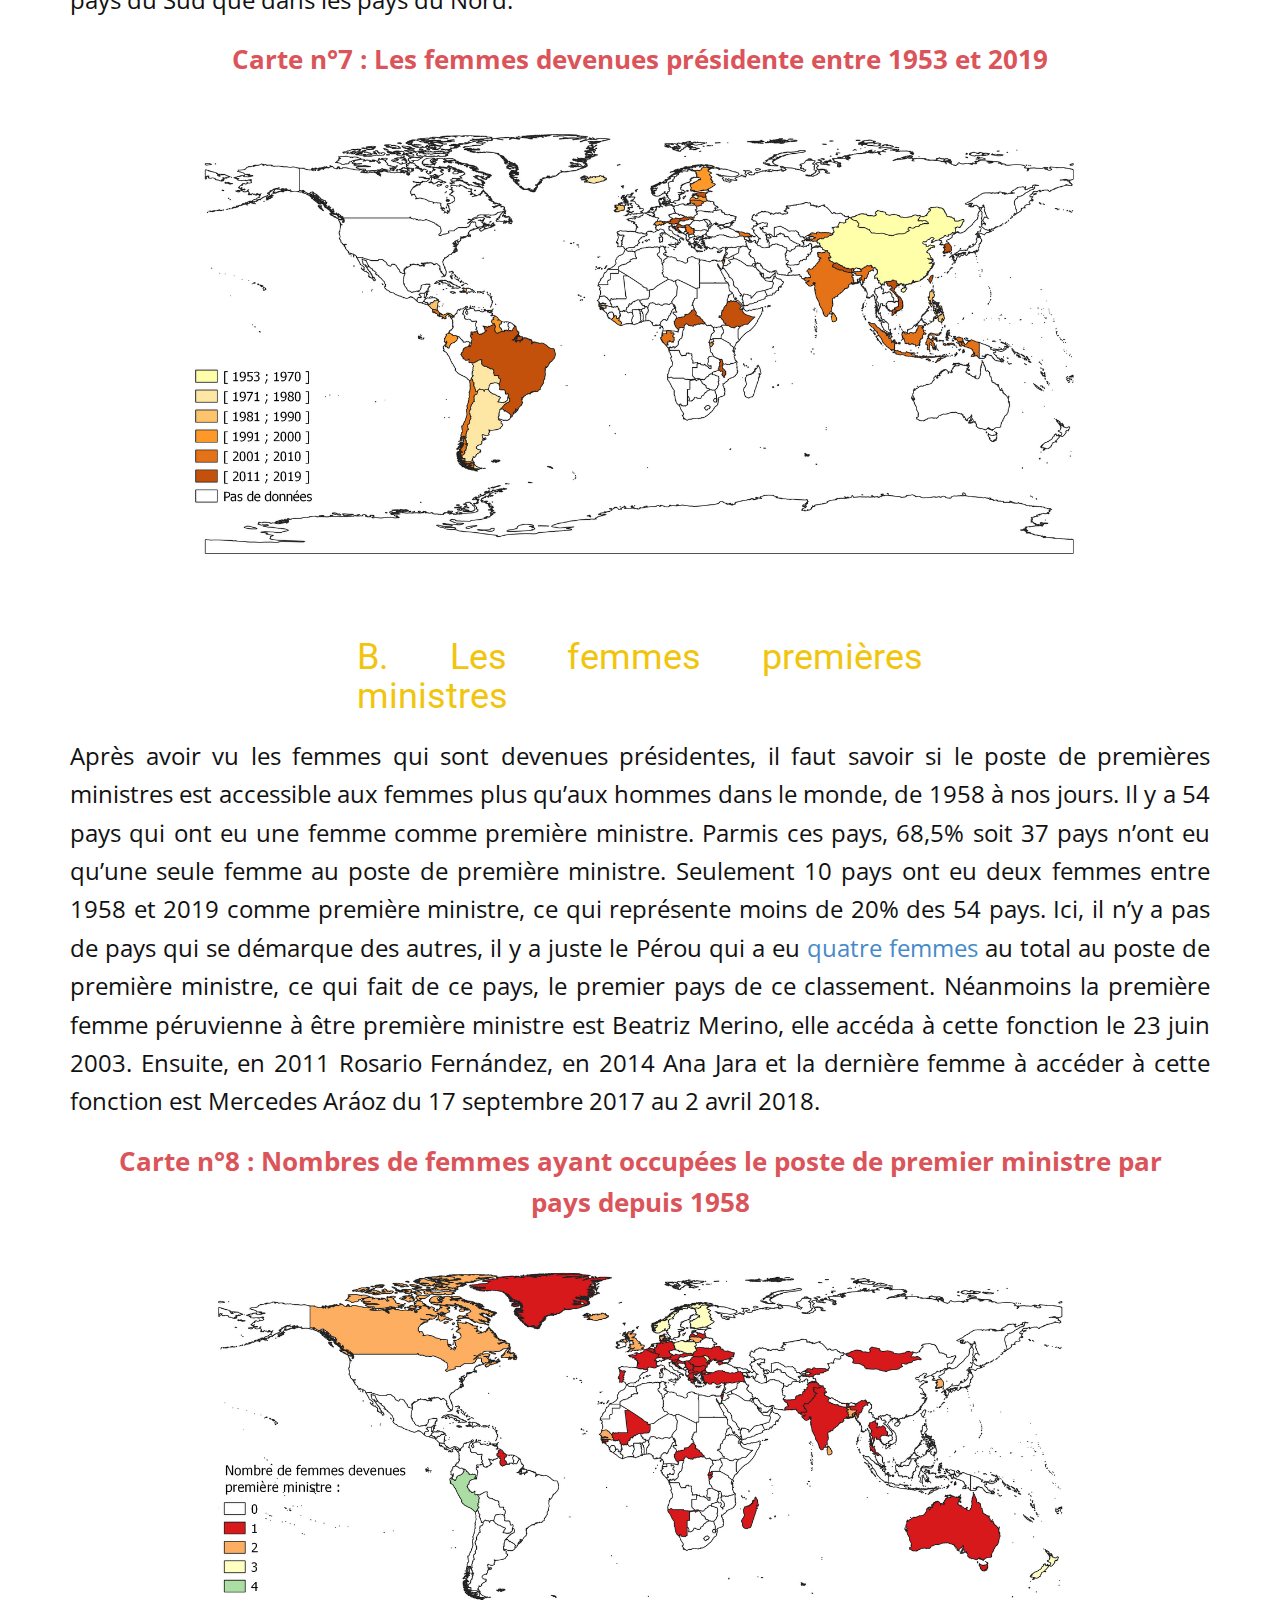
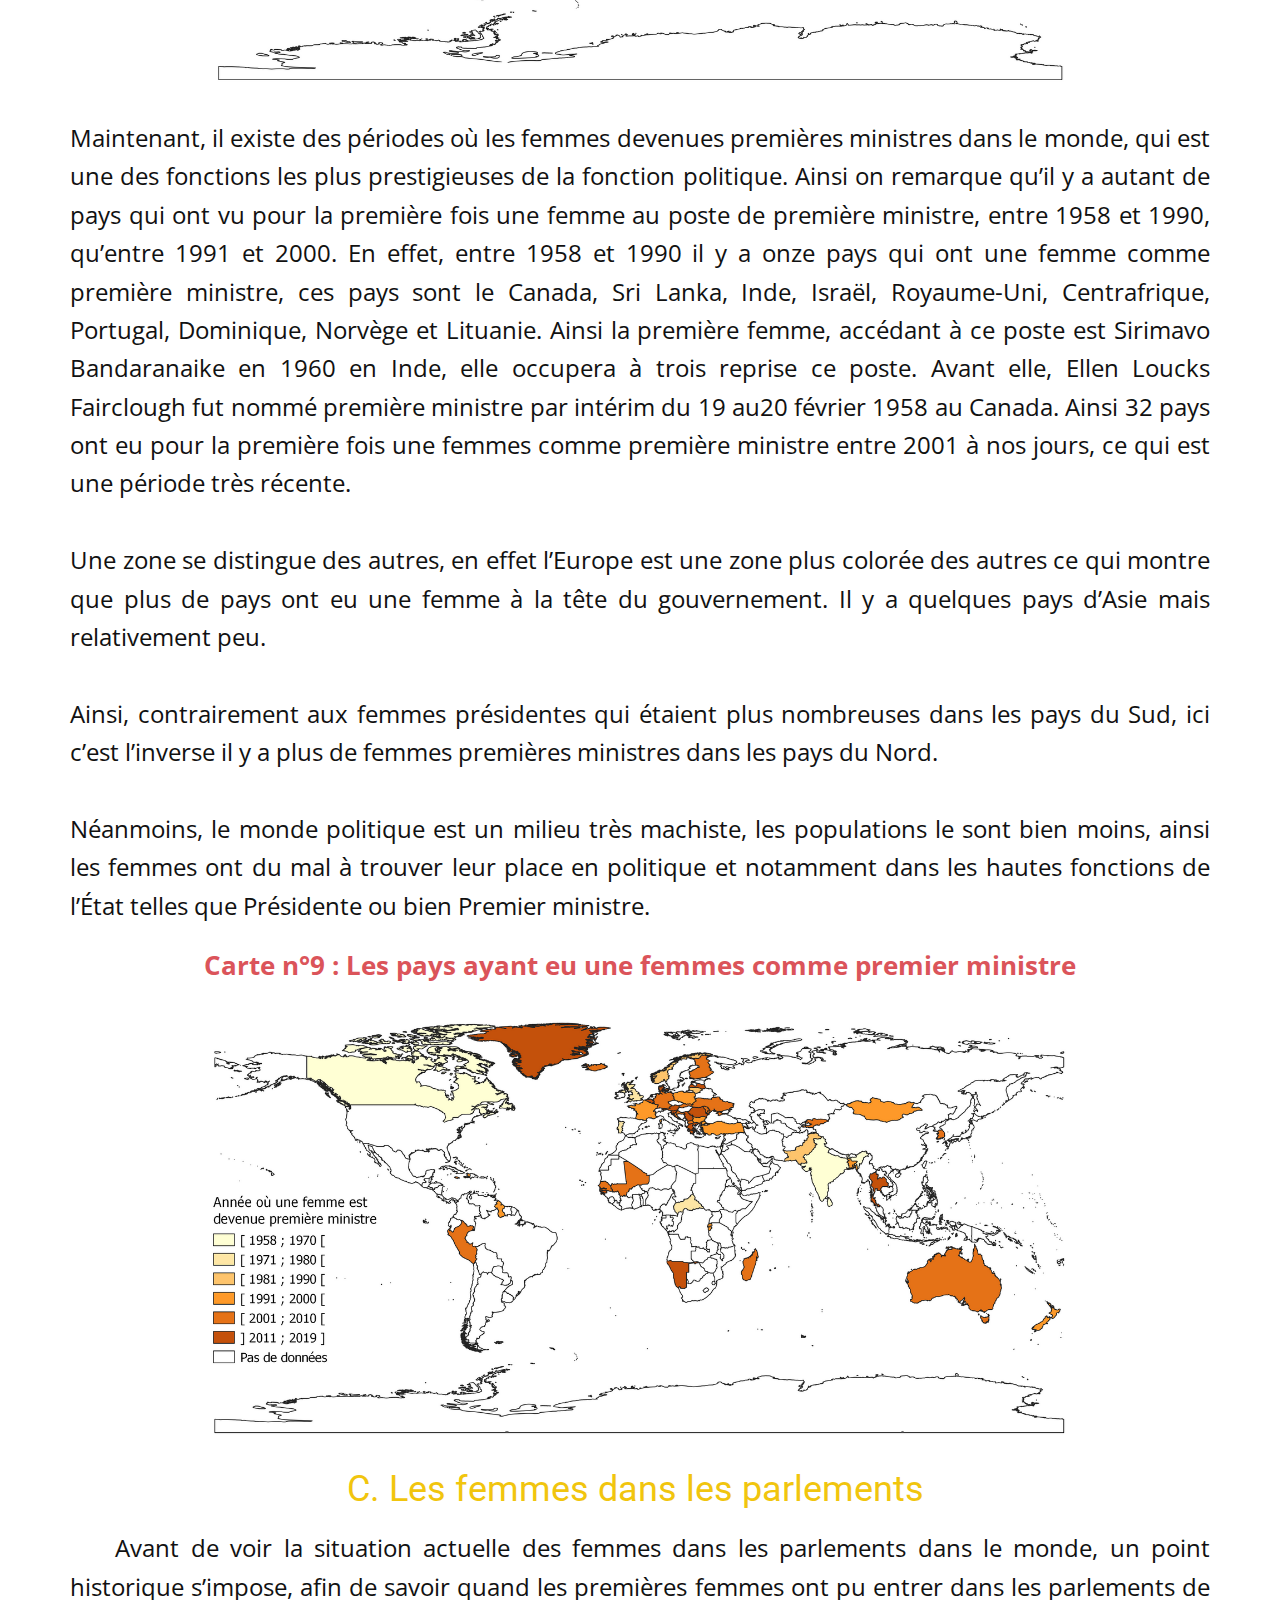
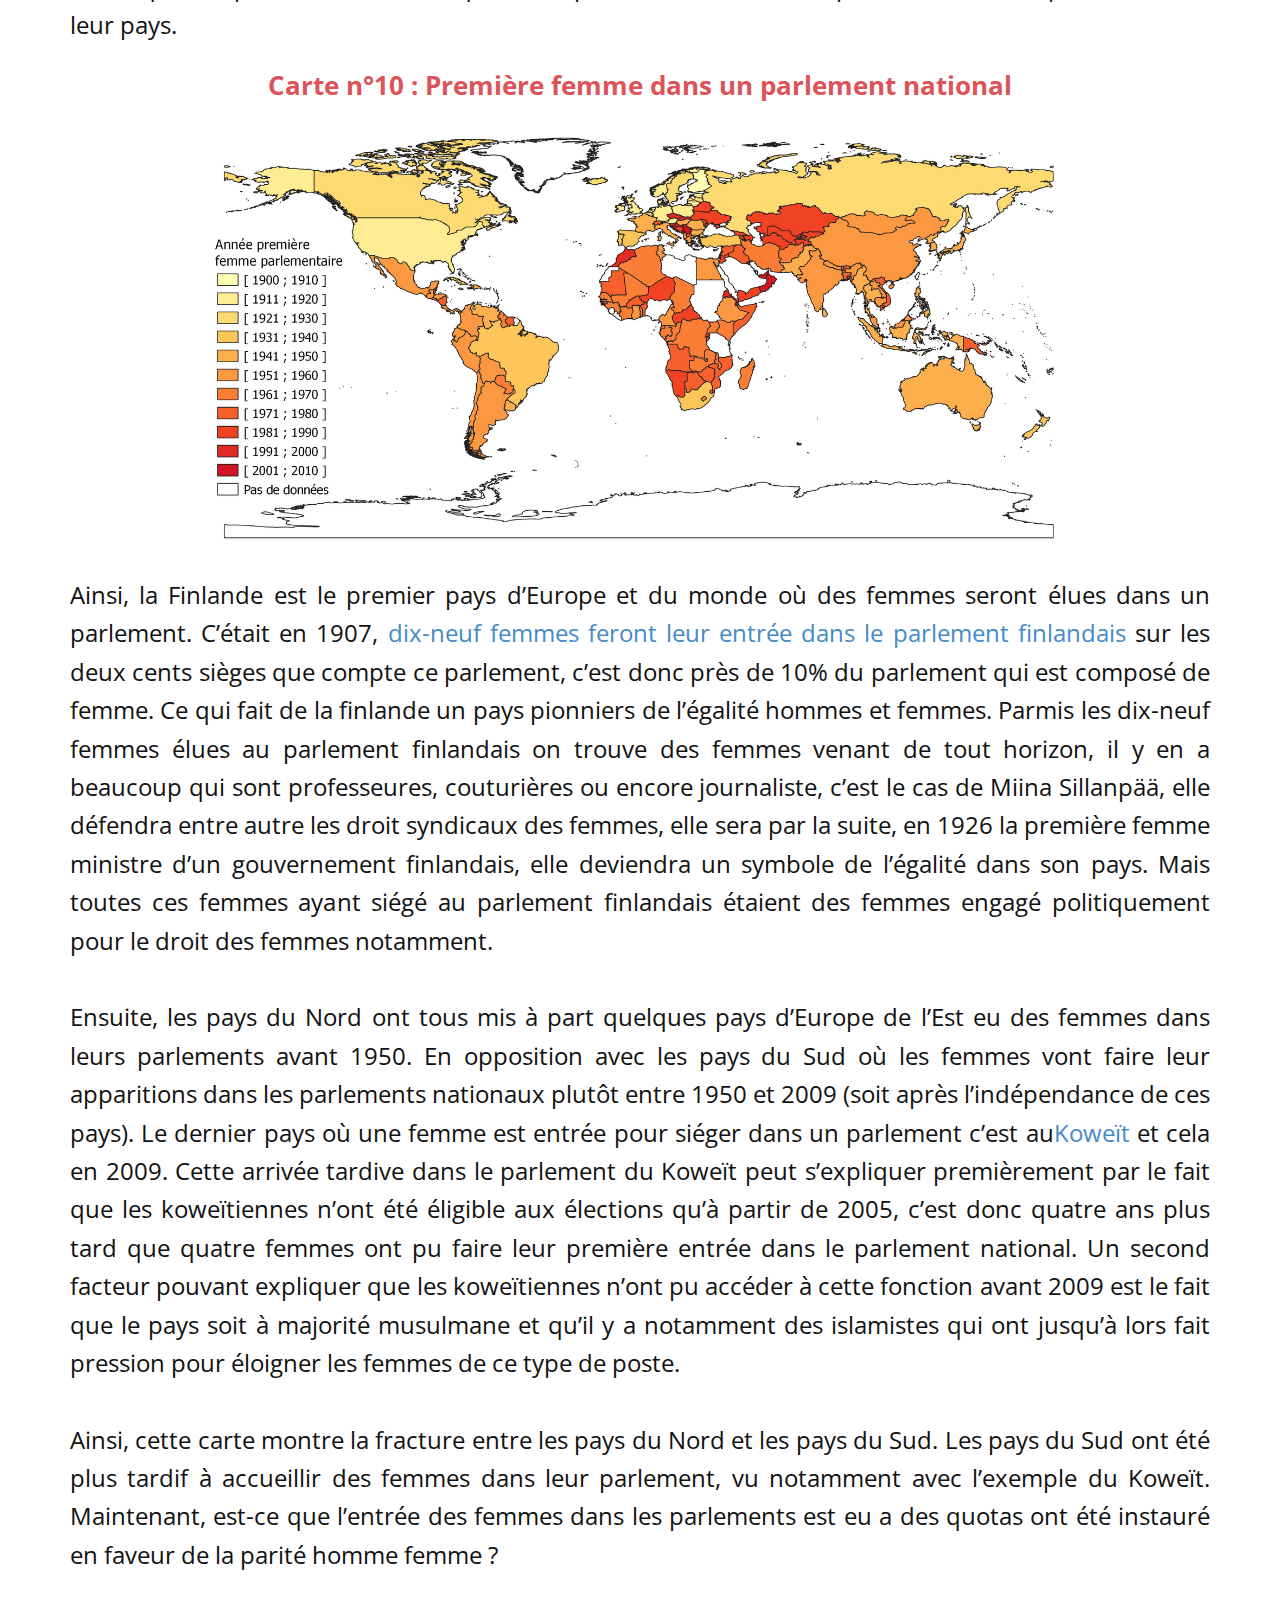
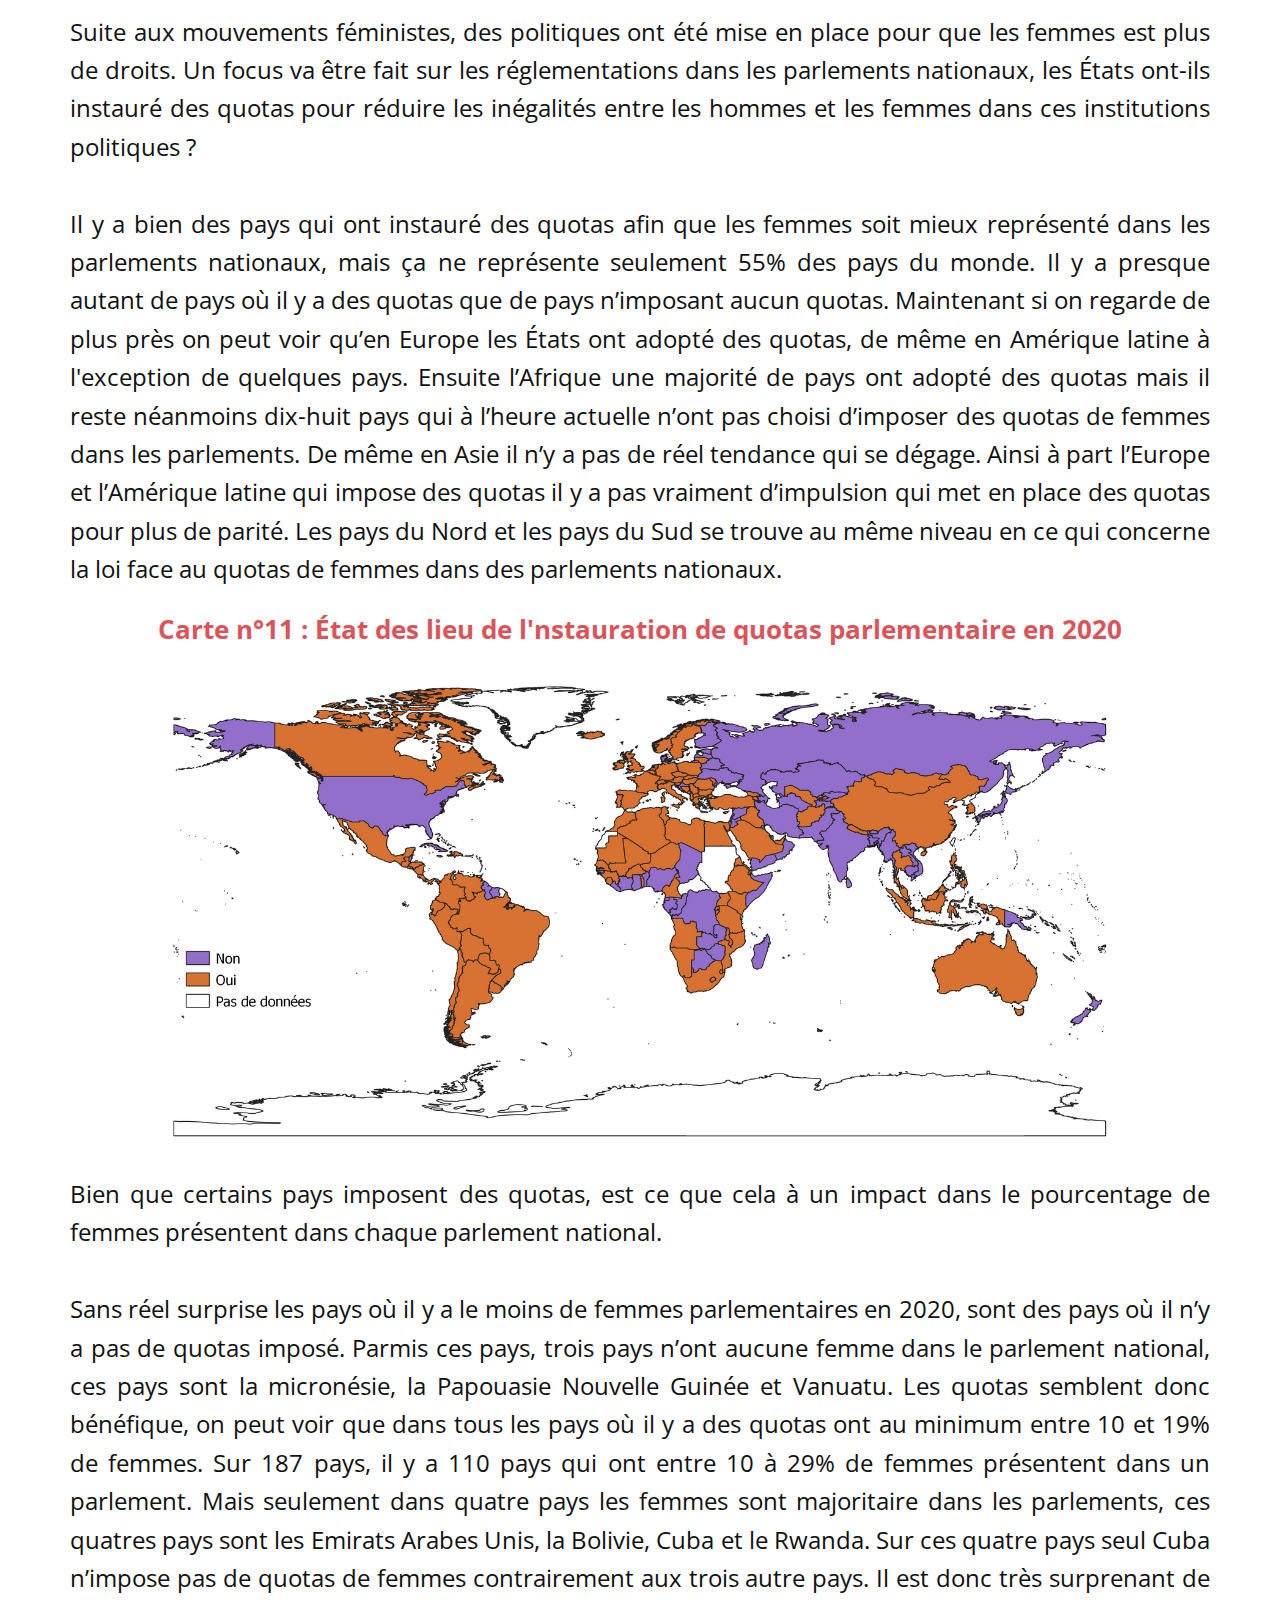
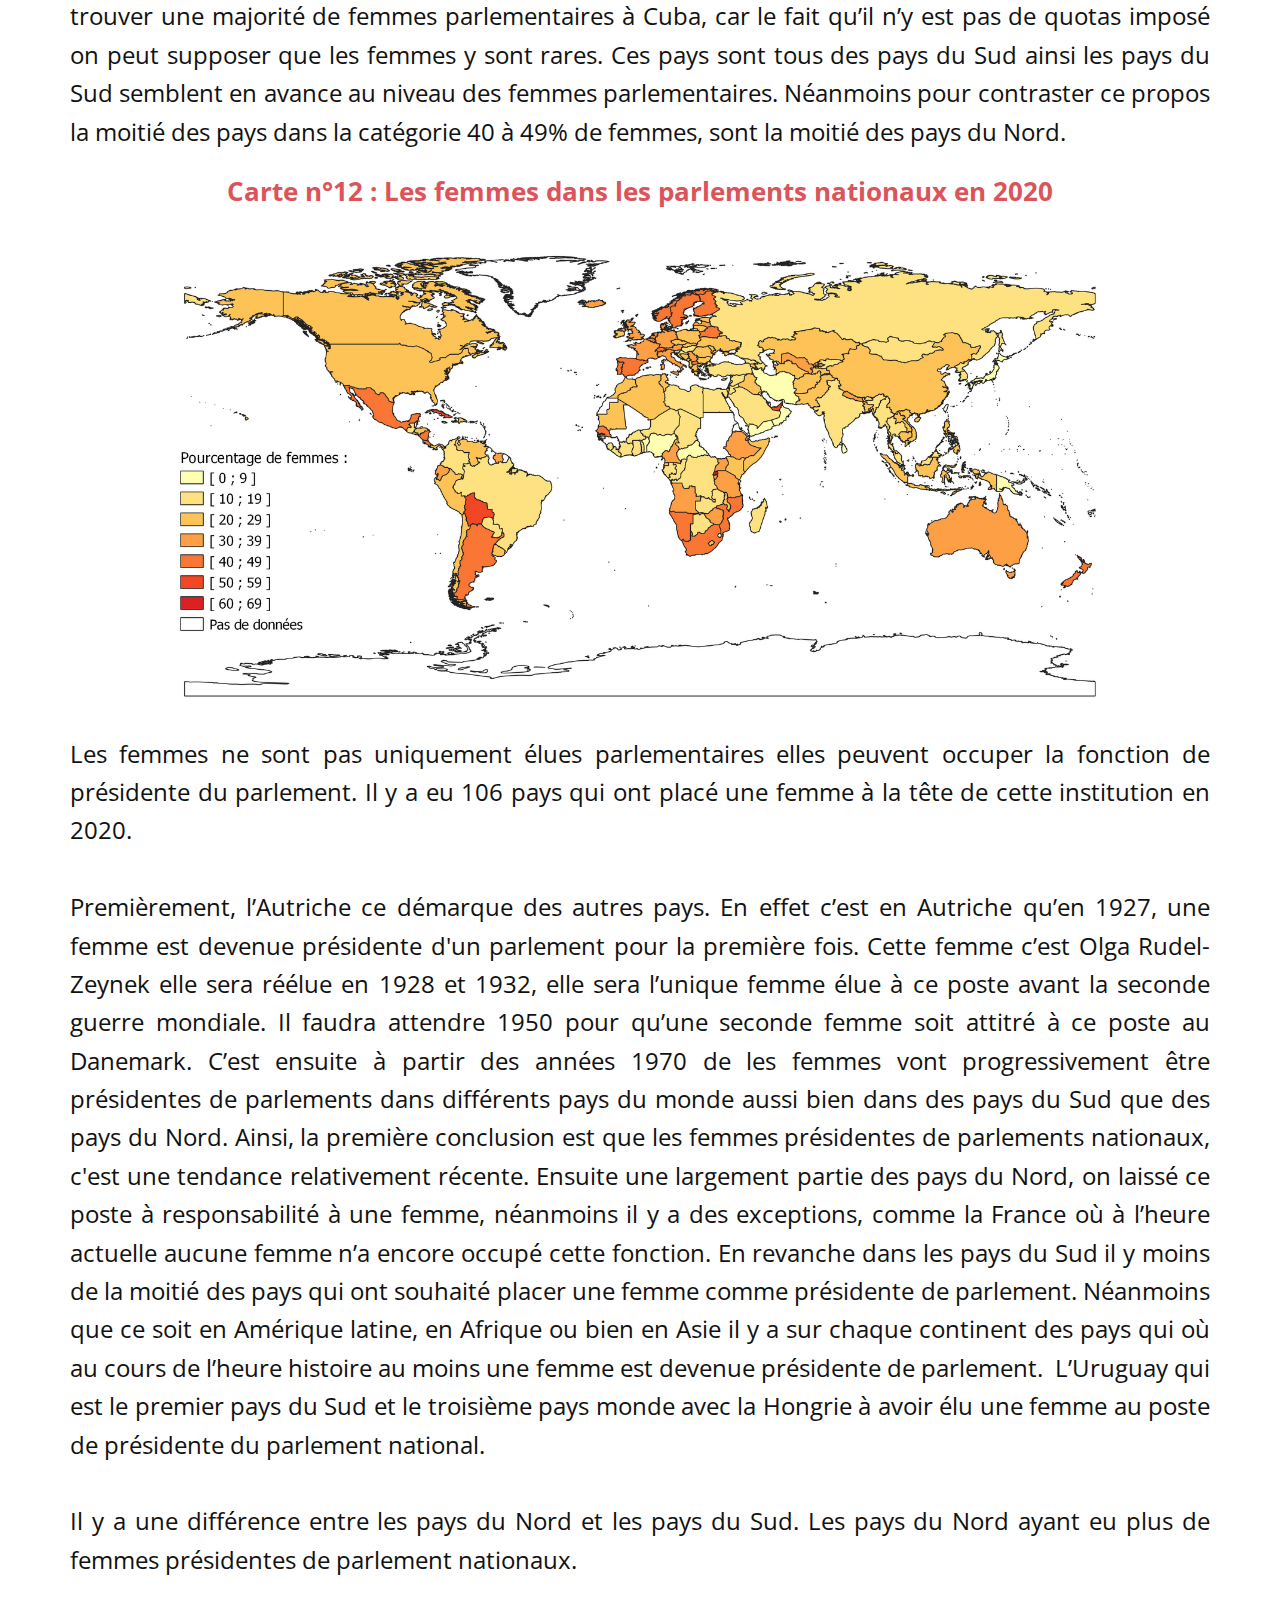
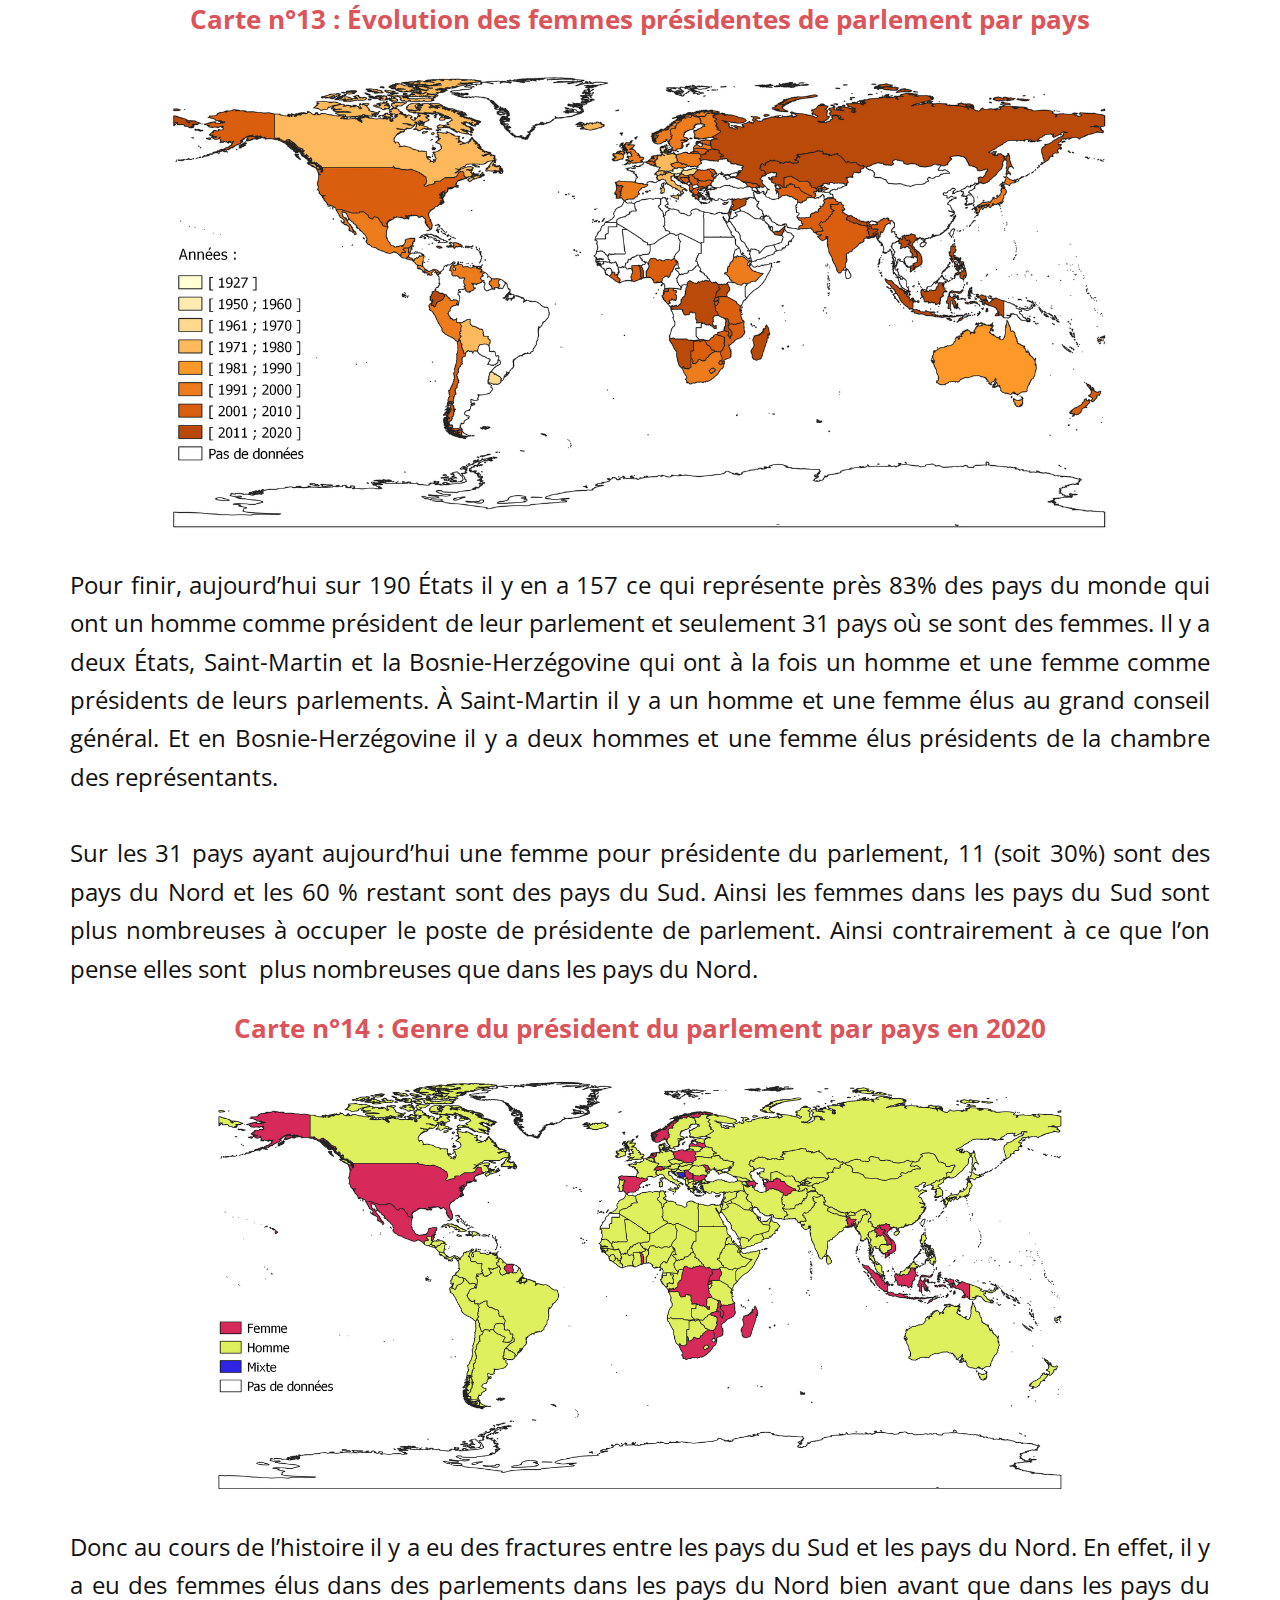
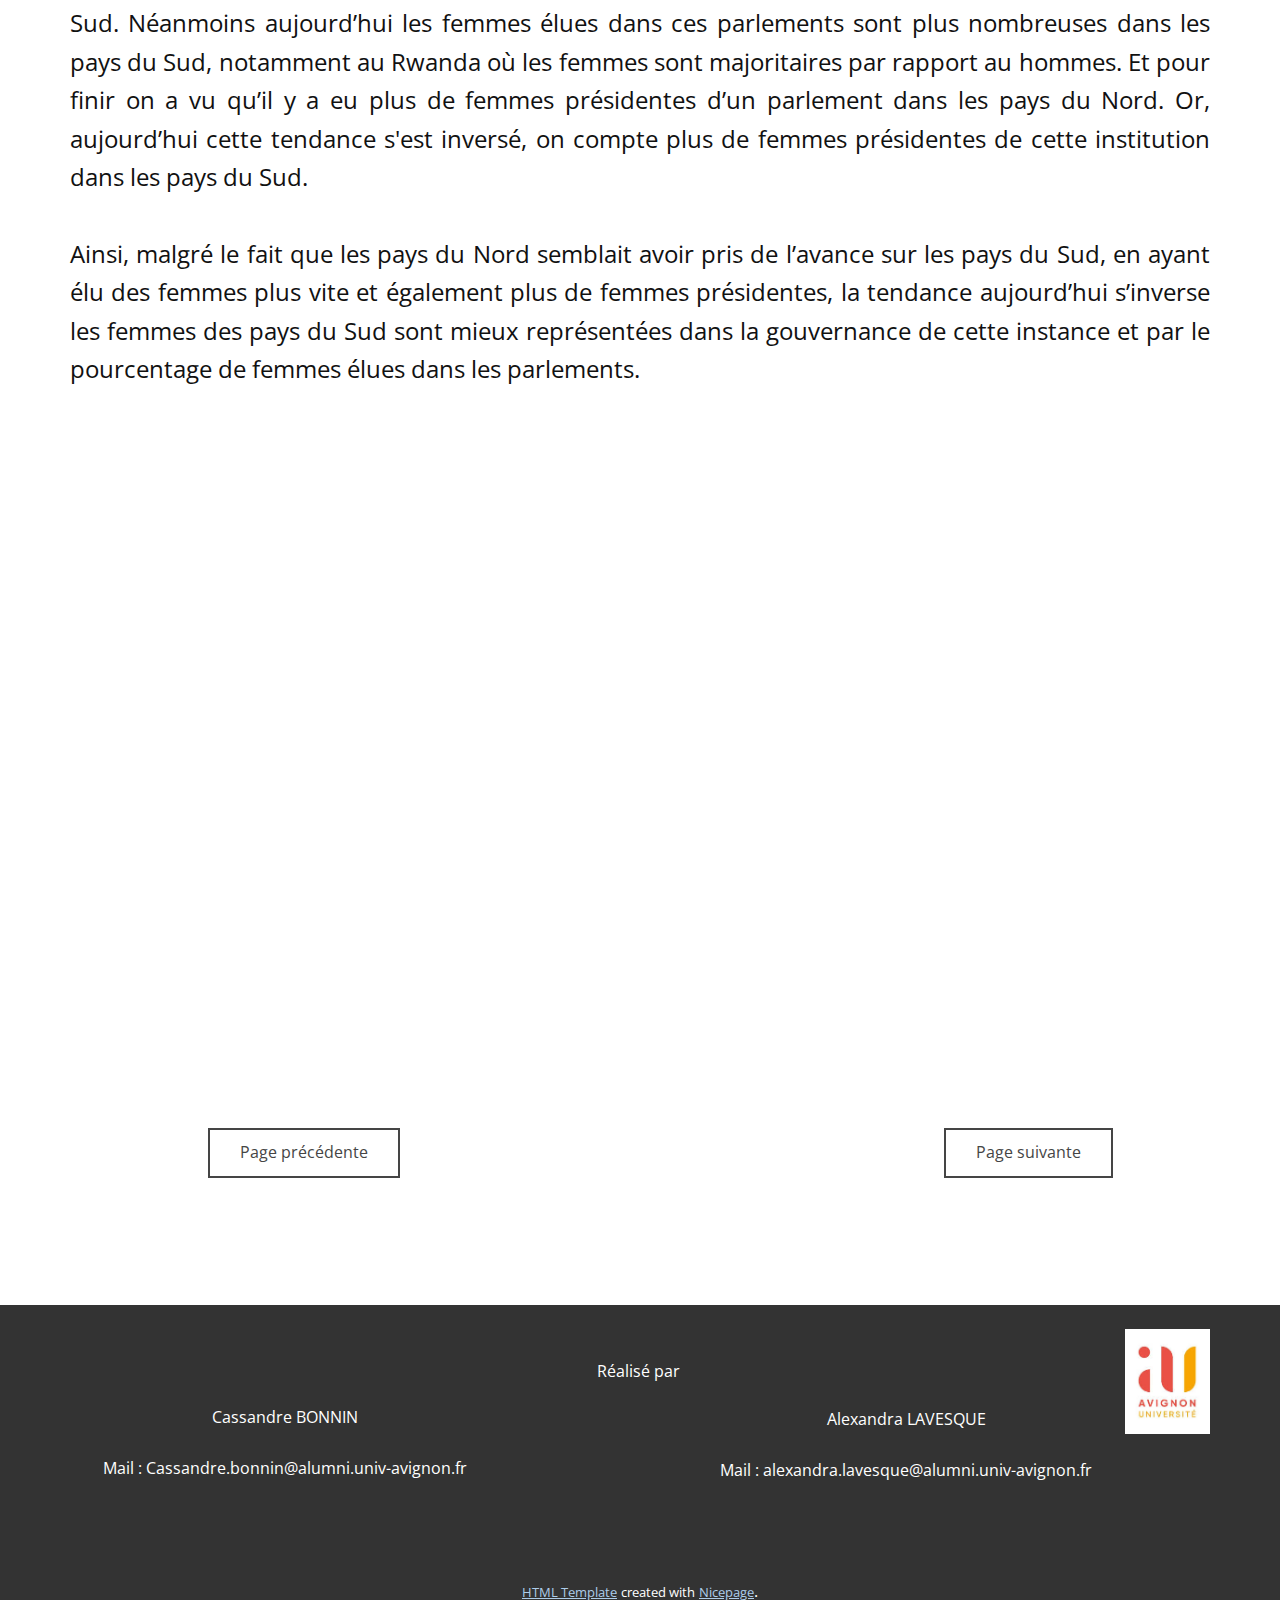
<file: Partie-III.html>
<!DOCTYPE html>
<html style="font-size: 16px;">
  <head>
    <meta name="viewport" content="width=device-width, initial-scale=1.0">
    <meta charset="utf-8">
    <meta name="keywords" content="Femmes et pouvoir, A. Les femmes présidentes, B. Les femmes premières ministres, C. Les femmes dans les parlements">
    <meta name="description" content="">
    <meta name="page_type" content="np-template-header-footer-from-plugin">
    <title>Partie III</title>
    <link rel="stylesheet" href="nicepage.css" media="screen">
<link rel="stylesheet" href="Partie-III.css" media="screen">
    <script class="u-script" type="text/javascript" src="jquery.js" defer=""></script>
    <script class="u-script" type="text/javascript" src="nicepage.js" defer=""></script>
    
    
    
    <link id="u-theme-google-font" rel="stylesheet" href="https://fonts.googleapis.com/css?family=Roboto:100,100i,300,300i,400,400i,500,500i,700,700i,900,900i|Open+Sans:300,300i,400,400i,600,600i,700,700i,800,800i">
    <script type="application/ld+json">{
		"@context": "http://schema.org",
		"@type": "Organization",
		"name": "",
		"url": "index.html",
		"logo": "images/Logouniversit.jpg"
}</script>
    <meta property="og:title" content="Partie III">
    <meta property="og:type" content="website">
    <meta name="theme-color" content="#478ac9">
    <link rel="canonical" href="index.html">
    <meta property="og:url" content="index.html">
  </head>
  <body class="u-body"><header class="u-align-center-xs u-border-1 u-border-grey-25 u-clearfix u-grey-80 u-header u-header" id="sec-0485"><div class="u-clearfix u-sheet u-valign-middle u-sheet-1">
        <a href="#" class="u-image u-logo u-image-1" data-image-width="225" data-image-height="225">
          <img src="images/Logouniversit.jpg" class="u-logo-image u-logo-image-1" data-image-width="80">
        </a>
        <nav class="u-align-left u-menu u-menu-dropdown u-nav-spacing-25 u-offcanvas u-menu-1">
          <div class="menu-collapse">
            <a class="u-button-style u-custom-text-color u-nav-link" href="#" style="padding: 4px 0; font-size: calc(1em + 8px);">
              <svg class="u-svg-link" preserveAspectRatio="xMidYMin slice" viewBox="0 0 302 302" style="undefined"><use xmlns:xlink="http://www.w3.org/1999/xlink" xlink:href="#svg-7b92"></use></svg>
              <svg xmlns="http://www.w3.org/2000/svg" xmlns:xlink="http://www.w3.org/1999/xlink" version="1.1" id="svg-7b92" x="0px" y="0px" viewBox="0 0 302 302" style="enable-background:new 0 0 302 302;" xml:space="preserve" class="u-svg-content"><g><rect y="36" width="302" height="30"></rect><rect y="236" width="302" height="30"></rect><rect y="136" width="302" height="30"></rect>
</g><g></g><g></g><g></g><g></g><g></g><g></g><g></g><g></g><g></g><g></g><g></g><g></g><g></g><g></g><g></g></svg>
            </a>
          </div>
          <div class="u-custom-menu u-nav-container">
            <ul class="u-nav u-unstyled u-nav-1"><li class="u-nav-item"><a class="u-button-style u-nav-link u-text-active-grey-90 u-text-hover-grey-70" href="Page-d-accueil.html" style="padding: 10px 20px;">Page d accueil</a>
</li><li class="u-nav-item"><a class="u-button-style u-nav-link u-text-active-grey-90 u-text-hover-grey-70" href="Partie-I.html" style="padding: 10px 20px;">Partie I</a>
</li><li class="u-nav-item"><a class="u-button-style u-nav-link u-text-active-grey-90 u-text-hover-grey-70" href="Partie-II.html" style="padding: 10px 20px;">Partie II</a>
</li><li class="u-nav-item"><a class="u-button-style u-nav-link u-text-active-grey-90 u-text-hover-grey-70" href="Partie-III.html" style="padding: 10px 20px;">Partie III</a>
</li><li class="u-nav-item"><a class="u-button-style u-nav-link u-text-active-grey-90 u-text-hover-grey-70" href="Partie-IV.html" style="padding: 10px 20px;">Partie IV</a>
</li><li class="u-nav-item"><a class="u-button-style u-nav-link u-text-active-grey-90 u-text-hover-grey-70" style="padding: 10px 20px;" href="Conclusion.html">Conclusion</a>
</li></ul>
          </div>
          <div class="u-custom-menu u-nav-container-collapse">
            <div class="u-align-center u-black u-container-style u-inner-container-layout u-opacity u-opacity-95 u-sidenav">
              <div class="u-menu-close"></div>
              <ul class="u-align-center u-nav u-popupmenu-items u-unstyled u-nav-2"><li class="u-nav-item"><a class="u-button-style u-nav-link" href="Page-d-accueil.html" style="padding: 10px 20px;">Page d accueil</a>
</li><li class="u-nav-item"><a class="u-button-style u-nav-link" href="Partie-I.html" style="padding: 10px 20px;">Partie I</a>
</li><li class="u-nav-item"><a class="u-button-style u-nav-link" href="Partie-II.html" style="padding: 10px 20px;">Partie II</a>
</li><li class="u-nav-item"><a class="u-button-style u-nav-link" href="Partie-III.html" style="padding: 10px 20px;">Partie III</a>
</li><li class="u-nav-item"><a class="u-button-style u-nav-link" href="Partie-IV.html" style="padding: 10px 20px;">Partie IV</a>
</li><li class="u-nav-item"><a class="u-button-style u-nav-link" style="padding: 10px 20px;" href="Conclusion.html">Conclusion</a>
</li></ul>
            </div>
            <div class="u-black u-menu-overlay u-opacity u-opacity-70"></div>
          </div>
        </nav>
      </div></header>
    <section class="u-clearfix u-section-1" id="sec-f402">
      <div class="u-clearfix u-sheet u-sheet-1">
        <h1 class="u-align-center u-heading-font u-text u-text-default u-text-palette-2-base u-title u-text-1">III. Femmes et pouvoir</h1>
        <p class="u-align-justify u-text u-text-default u-text-2">Il semble important de faire un point maintenant sur les différents régimes politiques démocratiques, pour comprendre le rôle joué par les présidents et présidentes.&nbsp;<br>
          <br>Tout d’abord, le régime parlementaire, avec l’exemple du Royaume-Uni.Un régime politique caractérise le fonctionnement des pouvoirs publics dans les démocraties.&nbsp; Il en existe trois. Le régime parlementaire comme au Royaume-Uni. Dans ce régime politique, le pouvoir exécutif se compose de deux personnes. Le souverain qui est aujourd’hui la reine Elizabeth II, elle n’exerce pas de pouvoir politique, elle a le rôle de « figure » représentative du pays. Et de l’autre côté, c’est le cabinet qui exerce le pouvoir exécutif avec à sa tête le Premier ministre qui doit être soutenu par la majorité de la Chambre des communes.&nbsp;Le pouvoir législatif est composé de la Chambre des communes et de la Chambre des Lords, c’est de type bicaméral. Le pouvoir exécutif et législatif sont interdépendants. Le Premier ministre peut dissoudre le Parlement et être renversé par lui.&nbsp;<br>
          <br>Le second régime, c’est le régime présidentiel, comme aux États-Unis.&nbsp;Le pouvoir exécutif repose sur un président qui est élu au suffrage universel indirect. Il est à la fois le chef de l’Etat et le chef du gouvernement. Il dispose d’un droit de veto sur les lois votées par le Congrès. Le pouvoir législatif se compose du Sénat et de la Chambre des représentants ce qui forme le Congrès. Il vote les lois et le budget. Le président et le Congrès sont deux pouvoirs indépendants, ils ne peuvent pas se renverser.&nbsp;<br>
          <br>Pour finir il existe un régime nommé le régime semi-présidentiel, comme en France.&nbsp;On parle souvent de régime mixte car ils possèdent des caractéristiques du régime parlementaire et du régime présidentiel. Pour le pouvoir exécutif dans un régime mixte se compose du président et d’un gouvernement dirigé par le Premier ministre. Le président est élu au suffrage universel direct. Il est aussi appelé chef de l’Etat dont les fonctions sont tout d’abord la représentation extérieure, la promulgation des lois… Il peut faire appel au référendum ou dissoudre l’Assemblée nationale. Le Premier ministre est le chef du gouvernement. Le gouvernement est responsable devant le Parlement. Le pouvoir législatif est exercé par le Parlement composé de l’Assemblée Nationale et du Sénat.&nbsp; Les députés sont élus au suffrage universel direct pour 5 ans et les sénateurs sont élus au suffrage indirect pour 6 ans.&nbsp;&nbsp;
        </p>
        <p class="u-align-justify u-text u-text-default u-text-palette-2-base u-text-3">
          <a href="https://data.ipu.org/fr/compare?field=country%3A%3Afield_structure_of_parliament#map" target="_blank"> Carte n°4 : Les régimes politiques</a>&nbsp;en 2020
        </p>
        <img src="images/Rgimepolitique.png" alt="" class="u-image u-image-default u-image-1" data-image-width="3501" data-image-height="1656">
        <p class="u-align-justify u-text u-text-default u-text-4">En ce qui concerne les régimes politiques, il y a une prédominance pour le régime présidentiel. C’est le régime le plus répandu en Amérique Latine mais également la moitié des pays d’Afrique sont sous ce régime politique. Ensuite le régime parlementaire est présent dans 38 pays et le régime semi-présidentiel dans 35 pays. Ainsi c’est deux régimes sont réparti de façon égal dans le monde. Le régime semi-présidentiel est notamment présent en Europe et en Afrique. Tandis que le régime parlementaire est présent sur tous les continents.<br>
          <br>Ensuite, dans le régime parlementaire, le pouvoir est&nbsp; bicaméral, cela signifie qu’il est divisé en deux chambres ( “bi” = deux et “caméra”= chambre en latin). Il existe deux types de pouvoir celui bicaméral et celui unicaméral, c’est-à-dire composé d’une seule chambre.<br>
        </p>
        <p class="u-align-justify u-text u-text-default u-text-palette-2-base u-text-5">
          <a href="https://data.ipu.org/fr/compare?field=country%3A%3Afield_structure_of_parliament#map"> Carte n°5 : Structures des parlements</a>&nbsp;en 2020
        </p>
        <img src="images/Bicameral_Unicameral.png" alt="" class="u-image u-image-default u-image-2" data-image-width="3497" data-image-height="1640">
        <p class="u-align-justify u-text u-text-default u-text-6">Dans 113 pays du monde c’est un pouvoir de type bicaméral qui est en place, comme en France où il y a deux chambres, assemblée nationale et le sénat. Tandis qu’il y a 79 de pays sous un pouvoir unicaméral, comme en Norvège où il y a une seule chambre, le parlement.&nbsp;<br>
          <br>&nbsp; &nbsp; Maintenant, après avoir fait un point sur les différents régimes politiques qui existent dans le monde, il faut savoir si&nbsp; des femmes ont réussi à accéder à des postes de hautes responsabilités politique, tel que Présidente, Première ministre et pour finir voir les proportions de femmes parlementaires dans les différents pays du monde.&nbsp;
        </p>
        <h2 class="u-align-justify u-text u-text-default u-text-palette-3-base u-text-7">A. Les femmes présidentes</h2>
        <p class="u-align-justify u-text u-text-default u-text-8">Le statut de Président est le plus haut important d’un État, l’arrivée des femmes à cette fonction est très récente. Il y a 58 pays dans le monde qui ont eu une présidente comme chef d’État. Soit 30% des pays du monde ont été dirigé par une femme. Sur c’est 58 pays, 72.4% soit 42 pays n’ont eu qu’une seule femme présidente, 20.7% ont eu deux femmes présidentes soit 12 pays. Un pays se distingue des autres, c’est Saint Marin, pour&nbsp; lequel 18 femmes ont accédé à la plus haute fonction de l’État celle de <a href="https://fr.wikipedia.org/wiki/Capitaine-r%C3%A9gent ">Capitaine-Régente</a> entre 1981 et 2020. Ce nombre très important de femmes élues à ce poste peut s’expliquer par le fait que sont élus deux capitaines-régents, ainsi il y a plus de chance pour d’une femme soit élue. De plus les mandats ne dure que 6 mois, les capitaines-régents sont élus du 1er avril au 1er octobre, ce qui explique également le nombre important de femmes élues à ce poste entre 1981 et 2020.&nbsp;
        </p>
        <p class="u-align-center u-text u-text-default u-text-palette-2-base u-text-9">
          <a target="_blank"> Carte n°6 : Nombres de femmes ayant occupées le poste de présidentes par pays depuis 1953</a>
        </p>
        <img src="images/Nombreprsidentes.png" alt="" class="u-image u-image-default u-image-3" data-image-width="3501" data-image-height="1660">
        <p class="u-align-justify u-text u-text-default u-text-10">Maintenant un point va être fait sur les femmes devenues présidentes dans le monde et plus particulièrement à partir de quelles années elles ont accédés à la plus haute fonction de l’État. Sur les 58 pays ayant eu une femme comme présidentes, 16 se sont vu à tribuer ce poste par intérim. Ainsi la première femme à accéder à ce poste est Sühbaataryn Yanjmaa, présidente par intérim du présidium du Grand Khural de la République populaire mongole du 23 septembre 1953 au 7 juillet 1954. Par la suite il y aura trois d’autres<a href="https://fr.wikipedia.org/wiki/Liste_de_dirigeantes_politiques "> femmes présidentes par intérim</a>, en Chine en 1968, en Argentine en 1974 et en bolivie en 1979. Ainsi la première femme élue démocratiquement présidente est <a href="http://www.linternaute.com/actualite/dossier/05/femmes-en-politique/portrait-europe-4.shtml ">Vigdis Finnbogadottir</a>, en Islande en 1980. Elle dirigea pendant 16 ans le pays. Sur le 58 pays ayant une femme comme présidente plus de la moitié, exactement 32 ont vu une femme à la tête du pays entre 2001 et 2019. Le dernier pays ayant eu pour la première fois une femme présidente est la Slovaquie le 15 juin 2019.&nbsp; &nbsp; &nbsp; &nbsp;&nbsp;<br>Deux zones qui semblent se distinguer, en effet l’Amérique du Sud ainsi que l’Asie du Sud Est sont deux zones où il y a eu de nombreux pays où des femmes ont été élues présidentes. En Europe mais également en Afrique ont peu voir que peu de pays ont placé une femme à la tête de l’État.&nbsp;<br>
          <br>&nbsp; &nbsp; Ainsi, contrairement à ce qu’on peut penser, on trouve plus de femmes élues présidentes dans les pays du Sud que dans les pays du Nord.&nbsp;
        </p>
        <p class="u-align-justify u-text u-text-default u-text-palette-2-base u-text-11">
          <a href="https://data.ipu.org/fr/compare?field=country%3Afield_first_woman_in_parliamen%3Afield_year#map " target="_blank"> Carte n°7 : Les femmes devenues présidente entre 1953 et 2019</a>
        </p>
        <img src="images/Prsidente.png" alt="" class="u-image u-image-default u-image-4" data-image-width="3501" data-image-height="1676">
        <h2 class="u-align-justify u-text u-text-palette-3-base u-text-12">B. Les femmes premières ministres</h2>
        <p class="u-align-justify u-text u-text-default u-text-13">Après avoir vu les femmes qui sont devenues présidentes, il faut savoir si le poste de premières ministres est accessible aux femmes plus qu’aux hommes dans le monde, de 1958 à nos jours. Il y a 54 pays qui ont eu une femme comme première ministre. Parmis ces pays, 68,5% soit 37 pays n’ont eu qu’une seule femme au poste de première ministre. Seulement 10 pays ont eu deux femmes entre 1958 et 2019 comme première ministre, ce qui représente moins de 20% des 54 pays. Ici, il n’y a pas de pays qui se démarque des autres, il y a juste le Pérou qui a eu<a href="https://fr.wikipedia.org/wiki/Liste_de_dirigeantes_politiques "> quatre femmes</a> au total au poste de première ministre, ce qui fait de ce pays, le premier pays de ce classement. Néanmoins la première femme péruvienne à être première ministre est Beatriz Merino, elle accéda à cette fonction le 23 juin 2003. Ensuite, en 2011 Rosario Fernández, en 2014 Ana Jara et la dernière femme à accéder à cette fonction est Mercedes Aráoz du 17 septembre 2017 au 2 avril 2018.
        </p>
        <p class="u-align-center u-text u-text-default u-text-palette-2-base u-text-14">
          <a href="https://www.rulers.org/ "> Carte n°8 : Nombres de femmes ayant occupées le poste de premier ministre par pays</a>&nbsp;depuis 1958
        </p>
        <img src="images/Nombrepremireministre.png" alt="" class="u-image u-image-default u-image-5" data-image-width="3505" data-image-height="1660">
        <p class="u-align-justify u-text u-text-default u-text-15">Maintenant, il existe des périodes où les femmes devenues premières ministres dans le monde, qui est une des fonctions les plus prestigieuses de la fonction politique. Ainsi on remarque qu’il y a autant de pays qui ont vu pour la première fois une femme au poste de première ministre, entre 1958 et 1990, qu’entre 1991 et 2000. En effet, entre 1958 et 1990 il y a onze pays qui ont une femme comme première ministre, ces pays sont le Canada, Sri Lanka, Inde, Israël, Royaume-Uni, Centrafrique, Portugal, Dominique, Norvège et Lituanie. Ainsi la première femme, accédant à ce poste est Sirimavo Bandaranaike en 1960 en Inde, elle occupera à trois reprise ce poste. Avant elle, Ellen Loucks Fairclough fut nommé première ministre par intérim du 19 au<a href="https://fr.wikipedia.org/wiki/20_f%C3%A9vrier"></a>20 février 1958 au Canada. Ainsi 32 pays ont eu pour la première fois une femmes comme première ministre entre 2001 à nos jours, ce qui est une période très récente.&nbsp;<br>
          <br>Une zone se distingue des autres, en effet l’Europe est une zone plus colorée des autres ce qui montre que plus de pays ont eu une femme à la tête du gouvernement. Il y a quelques pays d’Asie mais relativement peu.&nbsp;<br>
          <br>Ainsi, contrairement aux femmes présidentes qui étaient plus nombreuses dans les pays du Sud, ici c’est l’inverse il y a plus de femmes premières ministres dans les pays du Nord.&nbsp;<br>
          <br>Néanmoins, le monde politique est un milieu très machiste, les populations le sont bien moins, ainsi les femmes ont du mal à trouver leur place en politique et notamment dans les hautes fonctions de l’État telles que Présidente ou bien Premier ministre.&nbsp;
        </p>
        <p class="u-align-justify u-text u-text-default u-text-palette-2-base u-text-16">
          <a href="https://www.rulers.org/"> Carte n°9 : Les pays ayant eu une femmes comme premier ministre</a>
        </p>
        <img src="images/Datepremireministre.png" alt="" class="u-image u-image-default u-image-6" data-image-width="3501" data-image-height="1664">
        <h2 class="u-align-justify u-text u-text-default u-text-palette-3-base u-text-17">C. Les femmes dans les parlements&nbsp;</h2>
        <p class="u-align-justify u-text u-text-default u-text-18">&nbsp; &nbsp; Avant de voir la situation actuelle des femmes dans les parlements dans le monde, un point historique s’impose, afin de savoir quand les premières femmes ont pu entrer dans les parlements de leur pays.&nbsp;</p>
        <p class="u-align-justify u-text u-text-default u-text-palette-2-base u-text-19">
          <a href="https://data.ipu.org/fr/compare?field=country%3Afield_first_woman_in_parliamen%3Afield_year#map "> Carte n°10 : Première femme dans un parlement national</a>
        </p>
        <img src="images/Annespremirefemmeparlement1.png" alt="" class="u-image u-image-default u-image-7" data-image-width="3497" data-image-height="1652">
        <p class="u-align-justify u-text u-text-default u-text-20">Ainsi, la Finlande est le premier pays d’Europe et du monde où des femmes seront élues dans un parlement. C’était en 1907, <a href=" http://www.helsinki.fi/sukupuolentutkimus/aanioikeus/en/articles/first.htm " target="_blank">dix-neuf femmes feront leur entrée dans le parlement finlandais</a> sur les deux cents sièges que compte ce parlement, c’est donc près de 10% du parlement qui est composé de femme. Ce qui fait de la finlande un pays pionniers de l’égalité hommes et femmes. Parmis les dix-neuf femmes élues au parlement finlandais on trouve des femmes venant de tout horizon, il y en a beaucoup qui sont professeures, couturières ou encore journaliste, c’est le cas de Miina Sillanpää, elle défendra entre autre les droit syndicaux des femmes, elle sera par la suite, en 1926 la première femme ministre d’un gouvernement finlandais, elle deviendra un symbole de l’égalité dans son pays. Mais toutes ces femmes ayant siégé au parlement finlandais étaient des femmes engagé politiquement pour le droit des femmes notamment.&nbsp; &nbsp; &nbsp;<br>
          <br>Ensuite, les pays du Nord ont tous mis à part quelques pays d’Europe de l’Est eu des femmes dans leurs parlements avant 1950. En opposition avec les pays du Sud où les femmes vont faire leur apparitions dans les parlements nationaux plutôt entre 1950 et 2009 (soit après l’indépendance de ces pays). Le dernier pays où une femme est entrée pour siéger dans un parlement c’est au<a href="https://www.lemonde.fr/proche-orient/article/2009/05/18/quatre-femmes-elues-deputees-au-koweit_1194616_3218.html "></a>
          <a href="https://www.lemonde.fr/proche-orient/article/2009/05/18/quatre-femmes-elues-deputees-au-koweit_1194616_3218.html " target="_blank">Koweït</a> et cela en 2009. Cette arrivée tardive dans le parlement du Koweït peut s’expliquer premièrement par le fait que les koweïtiennes n’ont été éligible aux élections qu’à partir de 2005, c’est donc quatre ans plus tard que quatre femmes ont pu faire leur première entrée dans le parlement national. Un second facteur pouvant expliquer que les koweïtiennes n’ont pu accéder à cette fonction avant 2009 est le fait que le pays soit à majorité musulmane et qu’il y a notamment des islamistes qui ont jusqu’à lors fait pression pour éloigner les femmes de ce type de poste.&nbsp; &nbsp; &nbsp; &nbsp; &nbsp;<br>
          <br>Ainsi, cette carte montre la fracture entre les pays du Nord et les pays du Sud. Les pays du Sud ont été plus tardif à accueillir des femmes dans leur parlement, vu notamment avec l’exemple du Koweït. Maintenant, est-ce que l’entrée des femmes dans les parlements est eu a des quotas ont été instauré en faveur de la parité homme femme ?<br>
          <br>Suite aux mouvements féministes, des politiques ont été mise en place pour que les femmes est plus de droits. Un focus va être fait sur les réglementations dans les parlements nationaux, les États ont-ils instauré des quotas pour réduire les inégalités entre les hommes et les femmes dans ces institutions politiques ?<br>
          <br>Il y a bien des pays qui ont instauré des quotas afin que les femmes soit mieux représenté dans les parlements nationaux, mais ça ne représente seulement 55% des pays du monde. Il y a presque autant de pays où il y a des quotas que de pays n’imposant aucun quotas. Maintenant si on regarde de plus près on peut voir qu’en Europe les États ont adopté des quotas, de même en Amérique latine à l'exception de quelques pays. Ensuite l’Afrique une majorité de pays ont adopté des quotas mais il reste néanmoins dix-huit pays qui à l’heure actuelle n’ont pas choisi d’imposer des quotas de femmes dans les parlements. De même en Asie il n’y a pas de réel tendance qui se dégage. Ainsi à part l’Europe et l’Amérique latine qui impose des quotas il y a pas vraiment d’impulsion qui met en place des quotas pour plus de parité. Les pays du Nord et les pays du Sud se trouve au même niveau en ce qui concerne la loi face au quotas de femmes dans des parlements nationaux.&nbsp;
        </p>
        <p class="u-align-justify u-text u-text-default u-text-palette-2-base u-text-21">
          <a href="https://data.ipu.org/fr/compare?field=chamber%3Afield_chamber_speakers%3Afield_sex&amp;structure=any__lower_chamber#map " target="_blank"> Carte n°11 : État des lieu de l'nstauration de quotas parlementaire&nbsp;en 2020</a>
        </p>
        <img src="images/Quotasparlement.png" alt="" class="u-image u-image-default u-image-8" data-image-width="3505" data-image-height="1668">
        <p class="u-align-justify u-text u-text-default u-text-22">Bien que certains pays imposent des quotas, est ce que cela à un impact dans le pourcentage de femmes présentent dans chaque parlement national.&nbsp; &nbsp;&nbsp;<br>
          <br>Sans réel surprise les pays où il y a le moins de femmes parlementaires en 2020, sont des pays où il n’y a pas de quotas imposé. Parmis ces pays, trois pays n’ont aucune femme dans le parlement national, ces pays sont la micronésie, la Papouasie Nouvelle Guinée et Vanuatu. Les quotas semblent donc bénéfique, on peut voir que dans tous les pays où il y a des quotas ont au minimum entre 10 et 19% de femmes. Sur 187 pays, il y a 110 pays qui ont entre 10 à 29% de femmes présentent dans un parlement. Mais seulement dans quatre pays les femmes sont majoritaire dans les parlements, ces quatres pays sont les Emirats Arabes Unis, la Bolivie, Cuba et le Rwanda. Sur ces quatre pays seul Cuba n’impose pas de quotas de femmes contrairement aux trois autre pays. Il est donc très surprenant de trouver une majorité de femmes parlementaires à Cuba, car le fait qu’il n’y est pas de quotas imposé on peut supposer que les femmes y sont rares. Ces pays sont tous des pays du Sud ainsi les pays du Sud semblent en avance au niveau des femmes parlementaires. Néanmoins pour contraster ce propos la moitié des pays dans la catégorie 40 à 49% de femmes, sont la moitié des pays du Nord.&nbsp;
        </p>
        <p class="u-align-justify u-text u-text-default u-text-palette-2-base u-text-23">
          <a href="https://data.ipu.org/fr/compare?field=chamber%3A%3Acurrent_women_percent&amp;structure=any__lower_chamber#map "> Carte n°12 : Les femmes dans les parlements nationaux</a>&nbsp;en 2020
        </p>
        <img src="images/Pourcentagefemmes.png" alt="" class="u-image u-image-default u-image-9" data-image-width="3506" data-image-height="1693">
        <p class="u-align-justify u-text u-text-default u-text-24">Les femmes ne sont pas uniquement élues parlementaires elles peuvent occuper la fonction de présidente du parlement. Il y a eu 106 pays qui ont placé une femme à la tête de cette institution en 2020.<br>
          <br>Premièrement, l’Autriche ce démarque des autres pays. En effet c’est en Autriche qu’en 1927, une femme est devenue présidente d'un parlement pour la première fois. Cette femme c’est Olga Rudel-Zeynek elle sera réélue en 1928 et 1932, elle sera l’unique femme élue à ce poste avant la seconde guerre mondiale. Il faudra attendre 1950 pour qu’une seconde femme soit attitré à ce poste au Danemark. C’est ensuite à partir des années 1970 de les femmes vont progressivement être présidentes de parlements dans différents pays du monde aussi bien dans des pays du Sud que des pays du Nord. Ainsi, la première conclusion est que les femmes présidentes de parlements nationaux, c'est une tendance relativement récente. Ensuite une largement partie des pays du Nord, on laissé ce poste à responsabilité à une femme, néanmoins il y a des exceptions, comme la France où à l’heure actuelle aucune femme n’a encore occupé cette fonction. En revanche dans les pays du Sud il y moins de la moitié des pays qui ont souhaité placer une femme comme présidente de parlement. Néanmoins que ce soit en Amérique latine, en Afrique ou bien en Asie il y a sur chaque continent des pays qui où au cours de l’heure histoire au moins une femme est devenue présidente de parlement. &nbsp;L’Uruguay qui est le premier pays du Sud et le troisième pays monde avec la Hongrie à avoir élu une femme au poste de présidente du parlement national.&nbsp;<br>
          <br>Il y a une différence entre les pays du Nord et les pays du Sud. Les pays du Nord ayant eu plus de femmes présidentes de parlement nationaux.&nbsp;
        </p>
        <p class="u-align-justify u-text u-text-default u-text-palette-2-base u-text-25">
          <a href="http://archive.ipu.org/PDF/publications/wmn45-05_fr.pdf "> Carte n°13 : Évolution des femmes présidentes de parlement par pays</a>
        </p>
        <img src="images/Annepremirefemmeprsidenteparlement.png" alt="" class="u-image u-image-default u-image-10" data-image-width="3501" data-image-height="1668">
        <p class="u-align-justify u-text u-text-default u-text-26">Pour finir, aujourd’hui sur 190 États il y en a 157 ce qui représente près 83% des pays du monde qui ont un homme comme président de leur parlement et seulement 31 pays où se sont des femmes. Il y a deux États, Saint-Martin et la Bosnie-Herzégovine qui ont à la fois un homme et une femme comme présidents de leurs parlements. À Saint-Martin il y a un homme et une femme élus au grand conseil général. Et en Bosnie-Herzégovine il y a deux hommes et une femme élus présidents de la chambre des représentants.&nbsp;&nbsp;<br>
          <br>Sur les 31 pays ayant aujourd’hui une femme pour présidente du parlement, 11 (soit 30%) sont des pays du Nord et les 60 % restant sont des pays du Sud. Ainsi les femmes dans les pays du Sud sont plus nombreuses à occuper le poste de présidente de parlement. Ainsi contrairement à ce que l’on pense elles sont&nbsp; plus nombreuses que dans les pays du Nord.
        </p>
        <p class="u-align-justify u-text u-text-default u-text-palette-2-base u-text-27">
          <a href="https://data.ipu.org/fr/compare?field=chamber%3Afield_chamber_speakers%3Afield_sex&amp;structure=any__lower_chamber#map "> Carte n°14 : Genre du président du parlement par pays</a>&nbsp;en 2020
        </p>
        <img src="images/Sexeprsidentparlement.png" alt="" class="u-image u-image-default u-image-11" data-image-width="3506" data-image-height="1657">
        <p class="u-align-justify u-text u-text-default u-text-28">Donc au cours de l’histoire il y a eu des fractures entre les pays du Sud et les pays du Nord. En effet, il y a eu des femmes élus dans des parlements dans les pays du Nord bien avant que dans les pays du Sud. Néanmoins aujourd’hui les femmes élues dans ces parlements sont plus nombreuses dans les pays du Sud, notamment au Rwanda où les femmes sont majoritaires par rapport au hommes. Et pour finir on a vu qu’il y a eu plus de femmes présidentes d’un parlement dans les pays du Nord. Or, aujourd’hui cette tendance s'est inversé, on compte plus de femmes présidentes de cette institution dans les pays du Sud.&nbsp; &nbsp; &nbsp;<br>
          <br>Ainsi, malgré le fait que les pays du Nord semblait avoir pris de l’avance sur les pays du Sud, en ayant élu des femmes plus vite et également plus de femmes présidentes, la tendance aujourd’hui s’inverse les femmes des pays du Sud sont mieux représentées dans la gouvernance de cette instance et par le pourcentage de femmes élues dans les parlements.&nbsp;
        </p>
        <div class="u-clearfix u-custom-html u-custom-html-1">
          <script type="text/javascript" src="https://eu-west-1a.online.tableau.com/javascripts/api/viz_v1.js"></script>
          <div class="tableauPlaceholder" style="width: 1366px; height: 577px;">
            <object class="tableauViz" width="1366" height="577" style="display:none;">
              <param name="host_url" value="https%3A%2F%2Feu-west-1a.online.tableau.com%2F">
              <param name="embed_code_version" value="3">
              <param name="site_root" value="/t/cassandre">
              <param name="name" value="Parlement/Feuille1">
              <param name="tabs" value="no">
              <param name="toolbar" value="yes">
              <param name="showAppBanner" value="false">
            </object>
          </div>
        </div>
      </div>
    </section>
    <section class="u-clearfix u-section-2" id="sec-8aa9">
      <div class="u-clearfix u-sheet u-sheet-1">
        <div class="u-clearfix u-layout-wrap u-layout-wrap-1">
          <div class="u-layout">
            <div class="u-layout-row">
              <div class="u-align-left u-container-style u-layout-cell u-left-cell u-size-43 u-layout-cell-1">
                <div class="u-container-layout u-valign-top u-container-layout-1">
                  <a href="Partie-II.html" class="u-border-2 u-border-grey-dark-1 u-btn u-btn-rectangle u-button-style u-none u-btn-1">Page précédente</a>
                </div>
              </div>
              <div class="u-align-left u-container-style u-layout-cell u-right-cell u-size-17 u-layout-cell-2">
                <div class="u-container-layout u-container-layout-2">
                  <a href="Partie-IV.html" class="u-border-2 u-border-grey-dark-1 u-btn u-btn-rectangle u-button-style u-none u-btn-2">Page suivante</a>
                </div>
              </div>
            </div>
          </div>
        </div>
      </div>
    </section>
    
    
    <footer class="u-align-right u-clearfix u-footer u-grey-80 u-footer" id="sec-b68e"><div class="u-clearfix u-sheet u-sheet-1">
        <img src="images/Logouniversit.jpg" alt="" class="u-image u-image-default u-image-1">
        <p class="u-align-center u-small-text u-text u-text-variant u-text-1">Réalisé par&nbsp;</p>
        <p class="u-align-center u-text u-text-default u-text-2">Cassandre BONNIN<br>
          <br>Mail : Cassandre.bonnin@alumni.univ-avignon.fr
        </p>
        <p class="u-align-center u-text u-text-default u-text-3">Alexandra LAVESQUE<br>
          <br>Mail : alexandra.lavesque@alumni.univ-avignon.fr
        </p>
      </div></footer>
    <section class="u-backlink u-clearfix u-grey-80">
      <a class="u-link" href="https://nicepage.com/html-templates" target="_blank">
        <span>HTML Template</span>
      </a>
      <p class="u-text">
        <span>created with</span>
      </p>
      <a class="u-link" href="https://nicepage.com/html-templates" target="_blank">
        <span>Nicepage</span>
      </a>. 
    </section>
  </body>
</html>
</file>
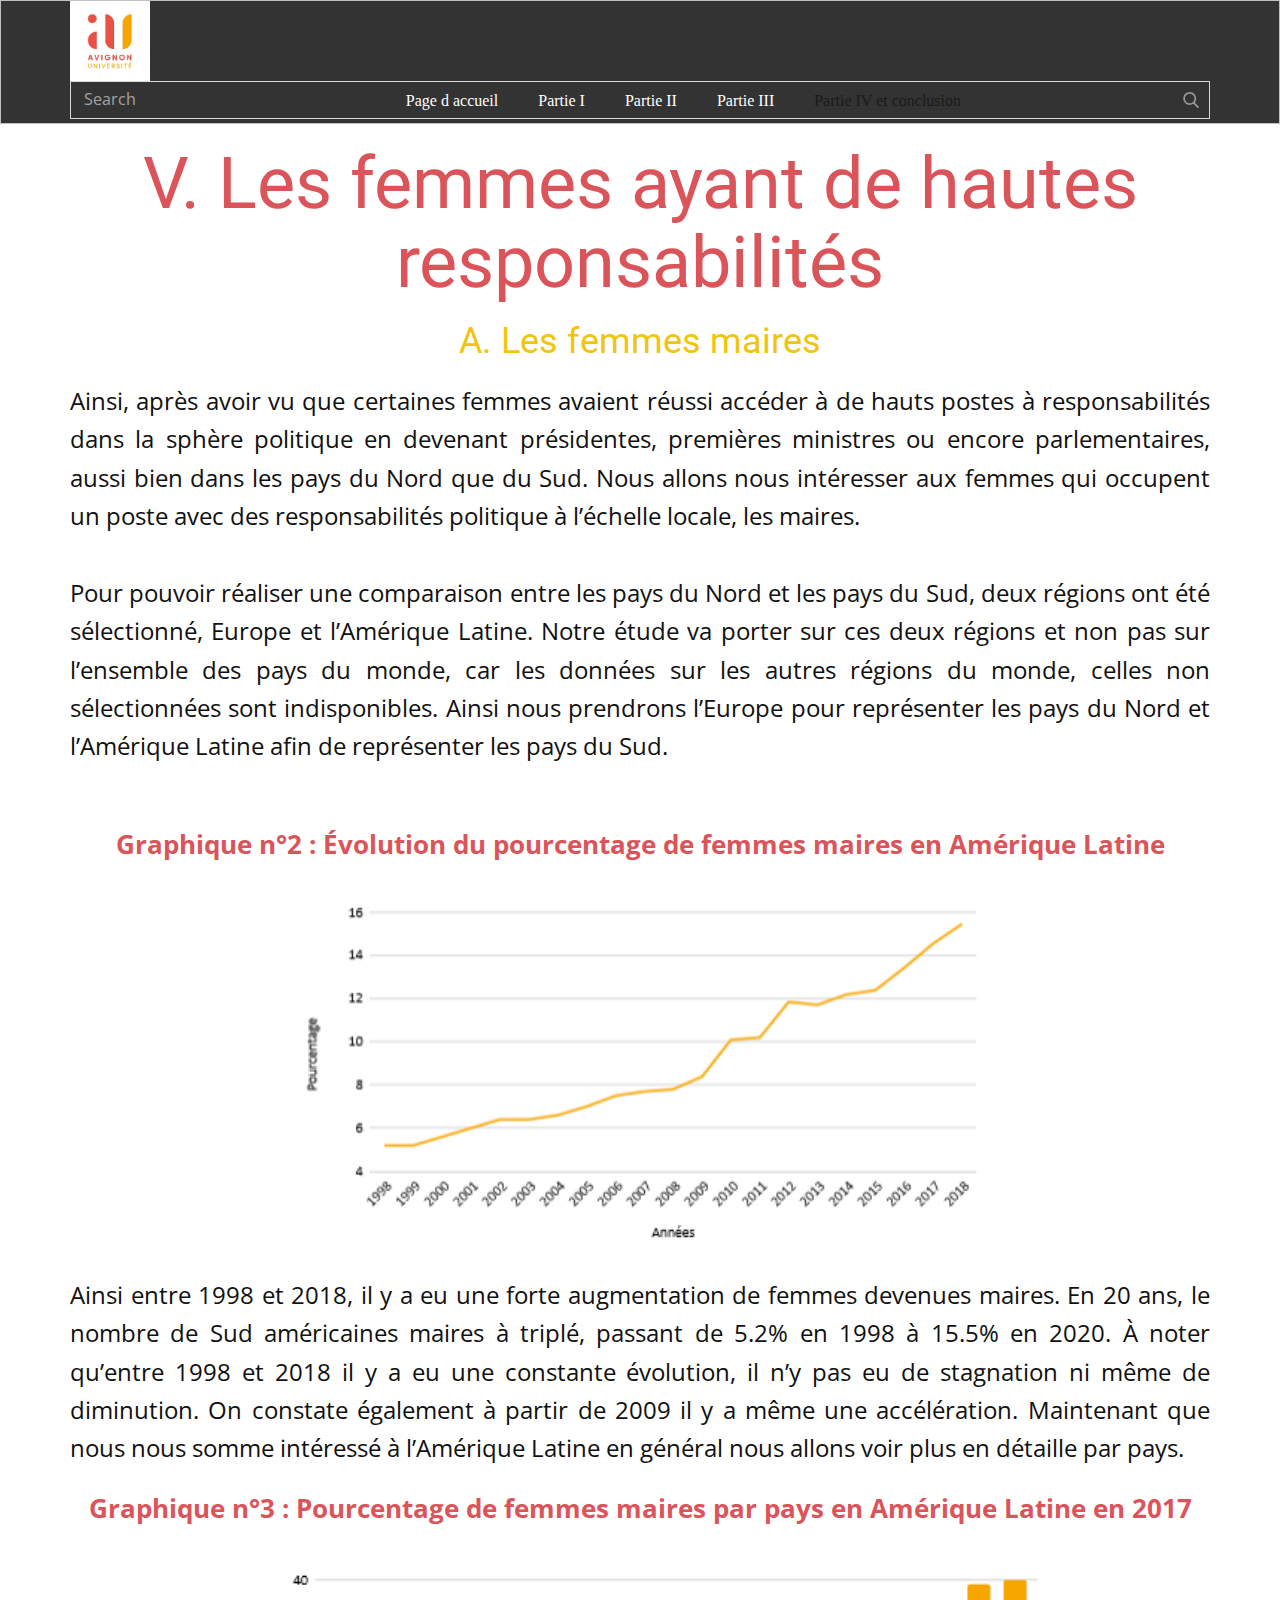
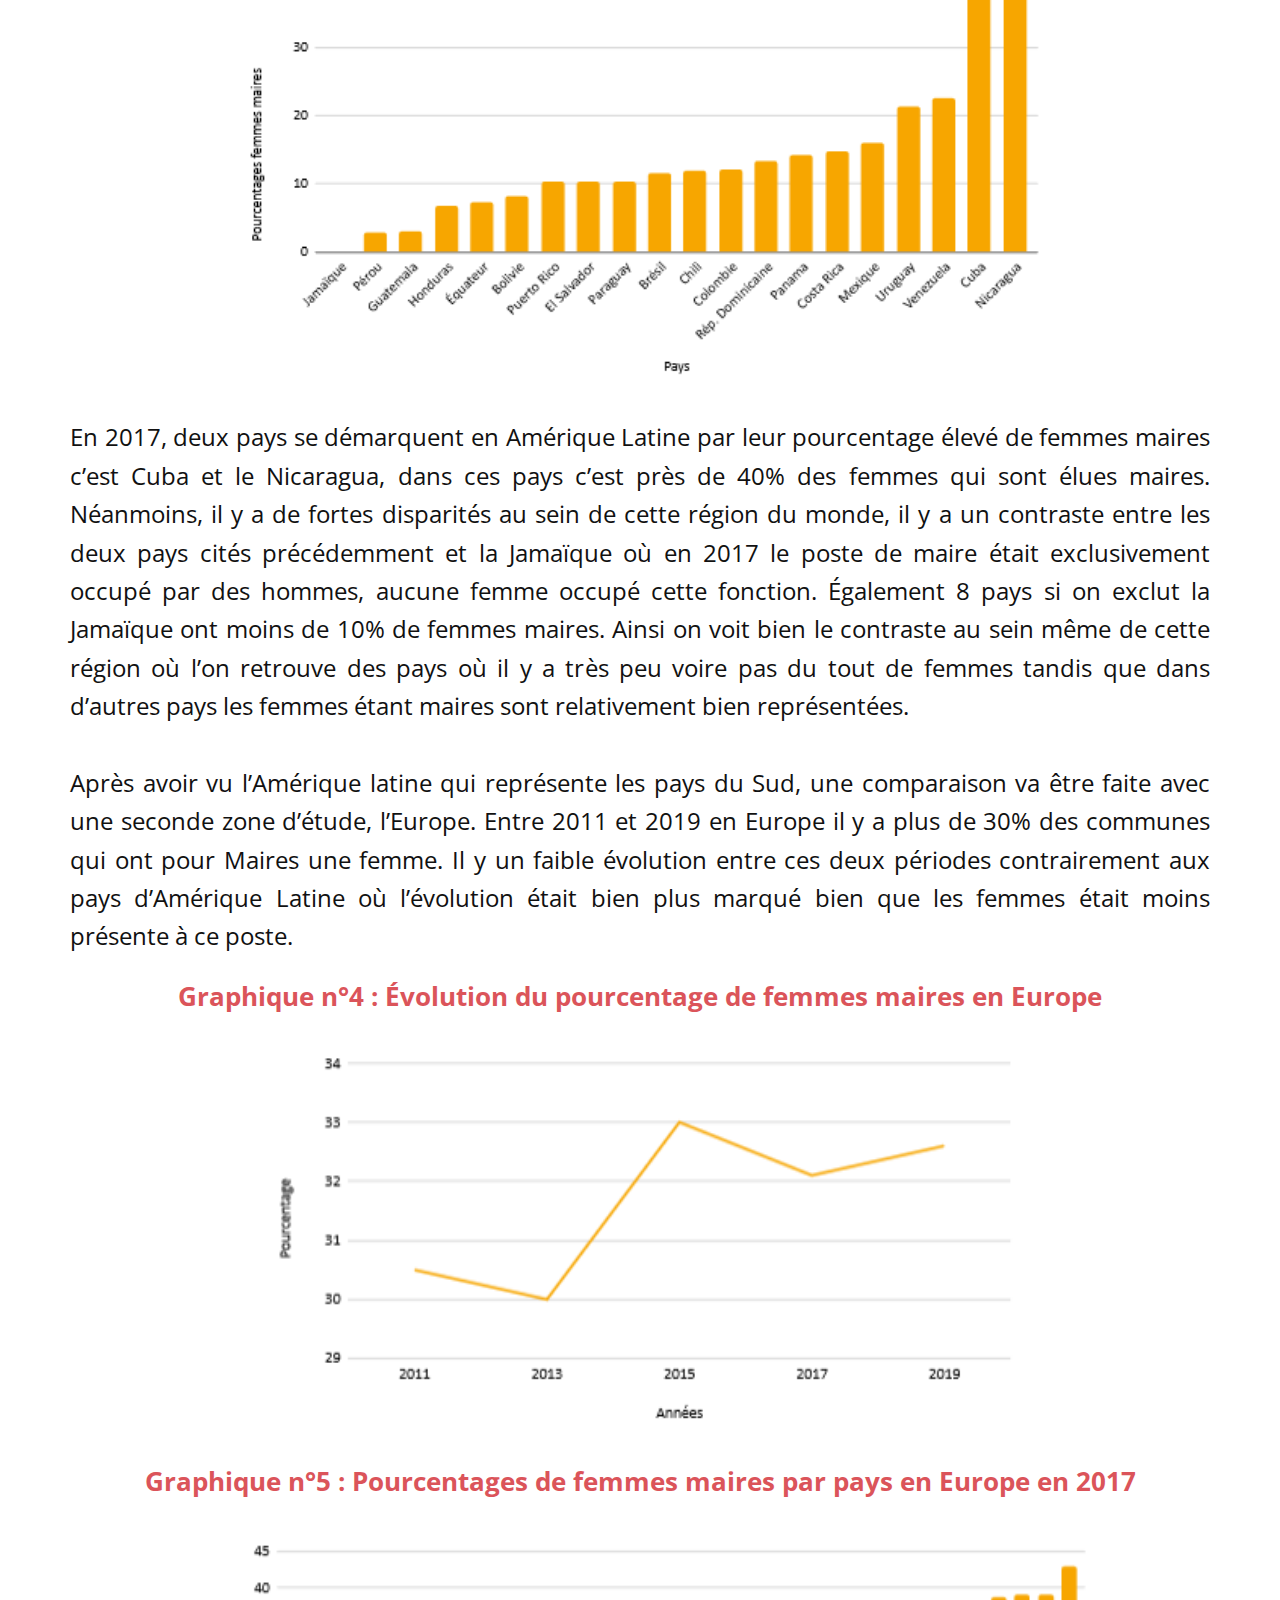
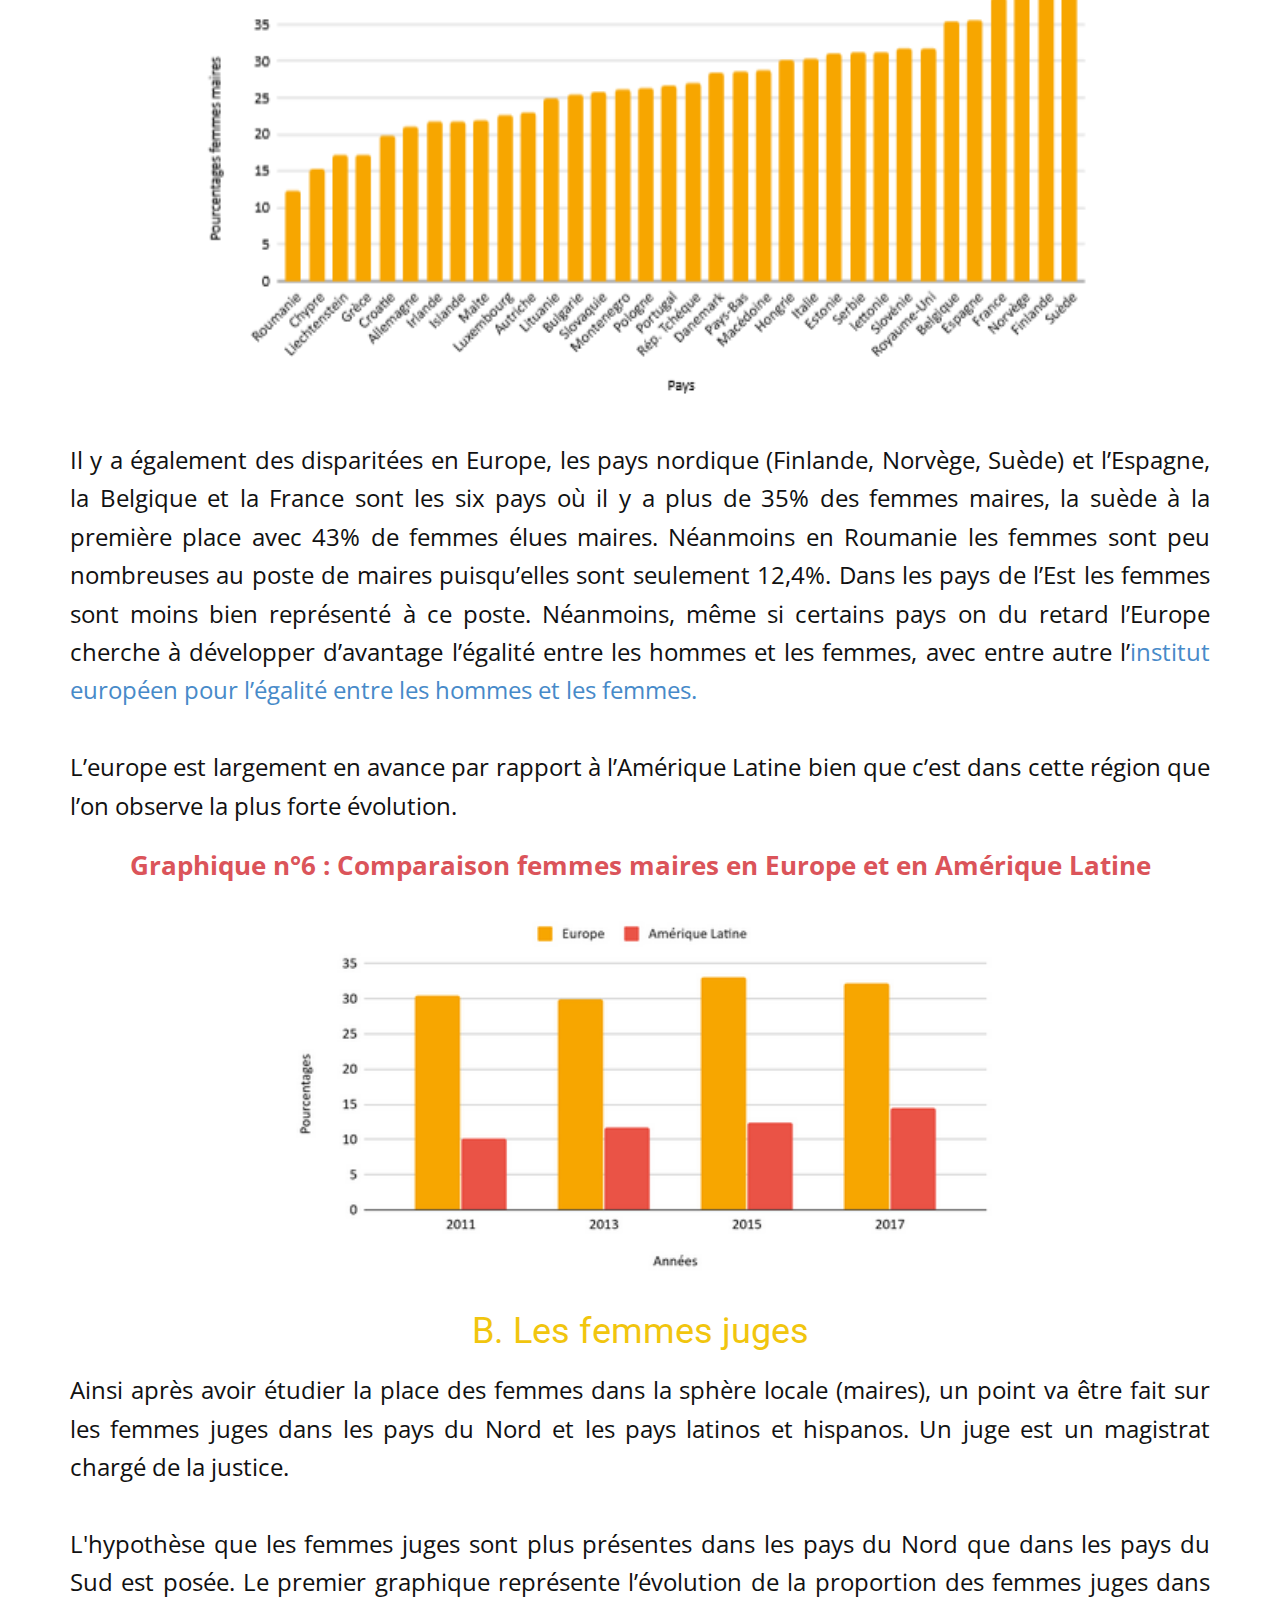
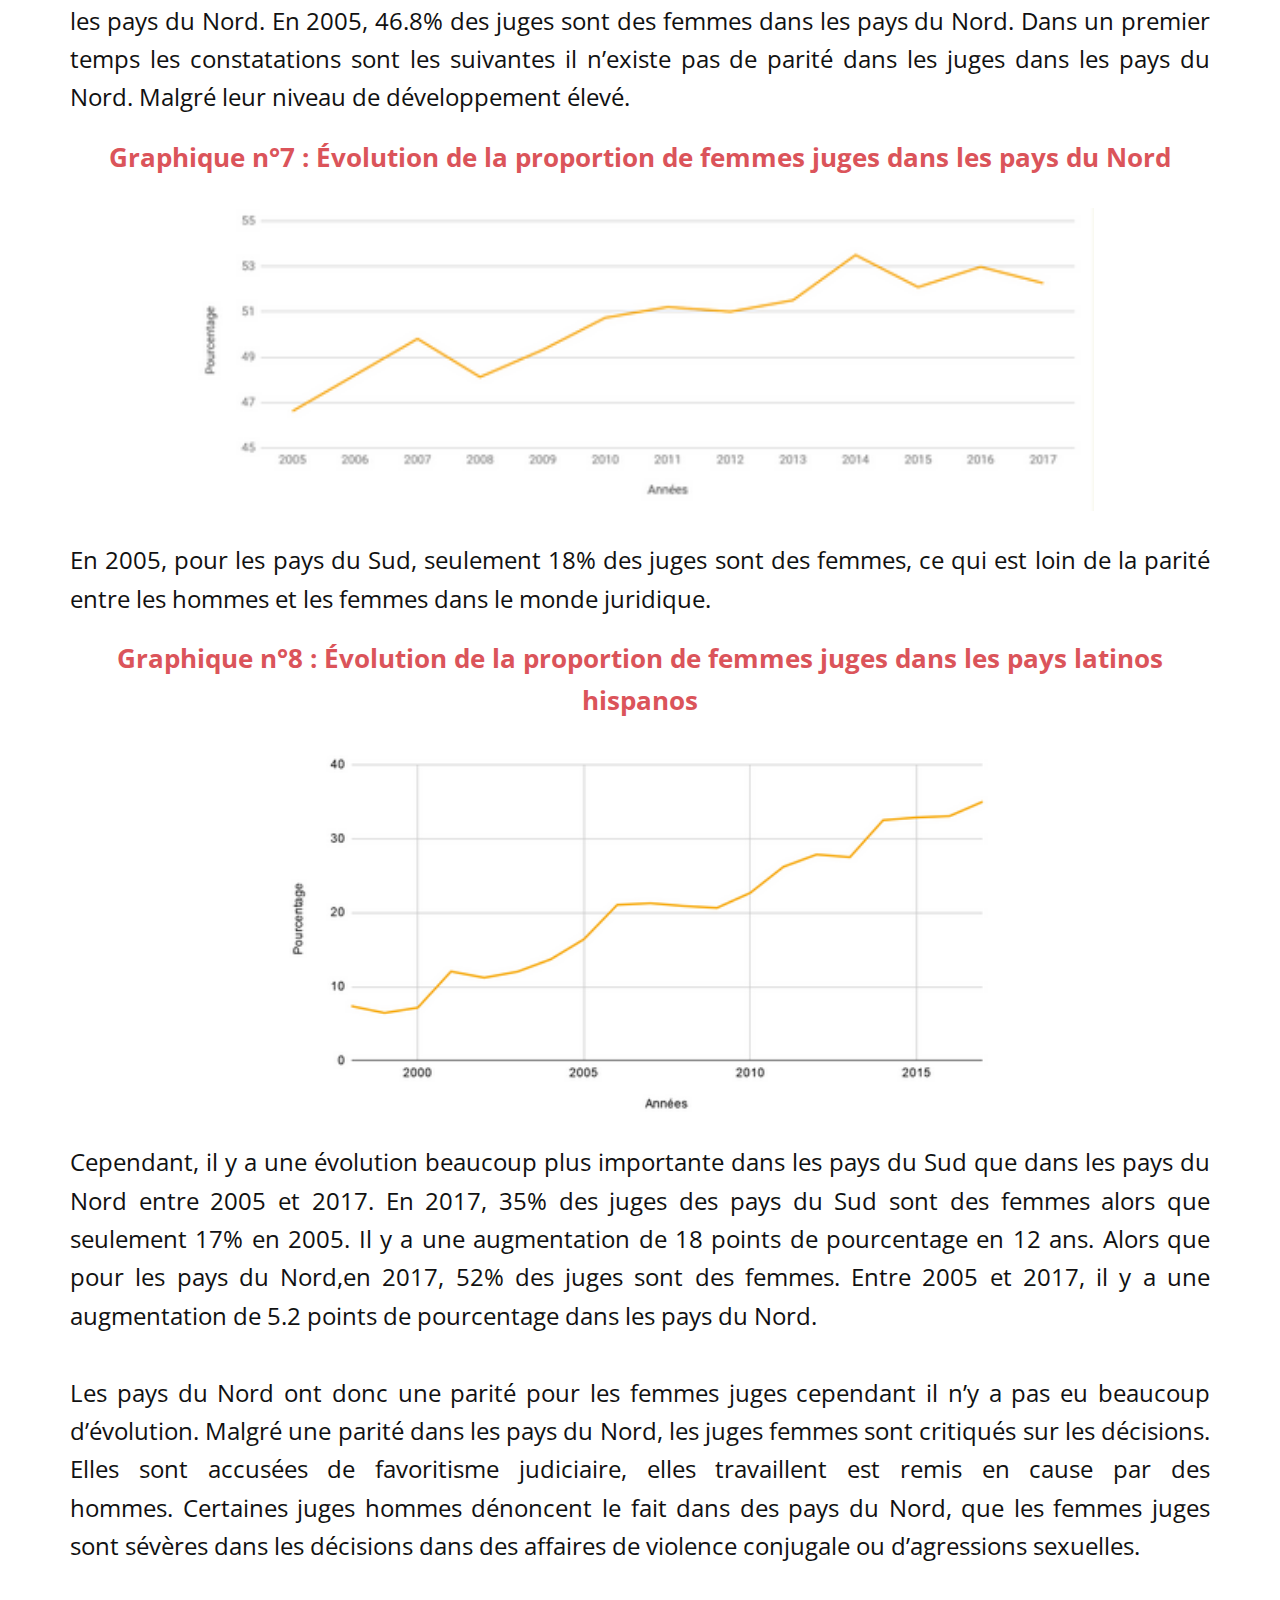
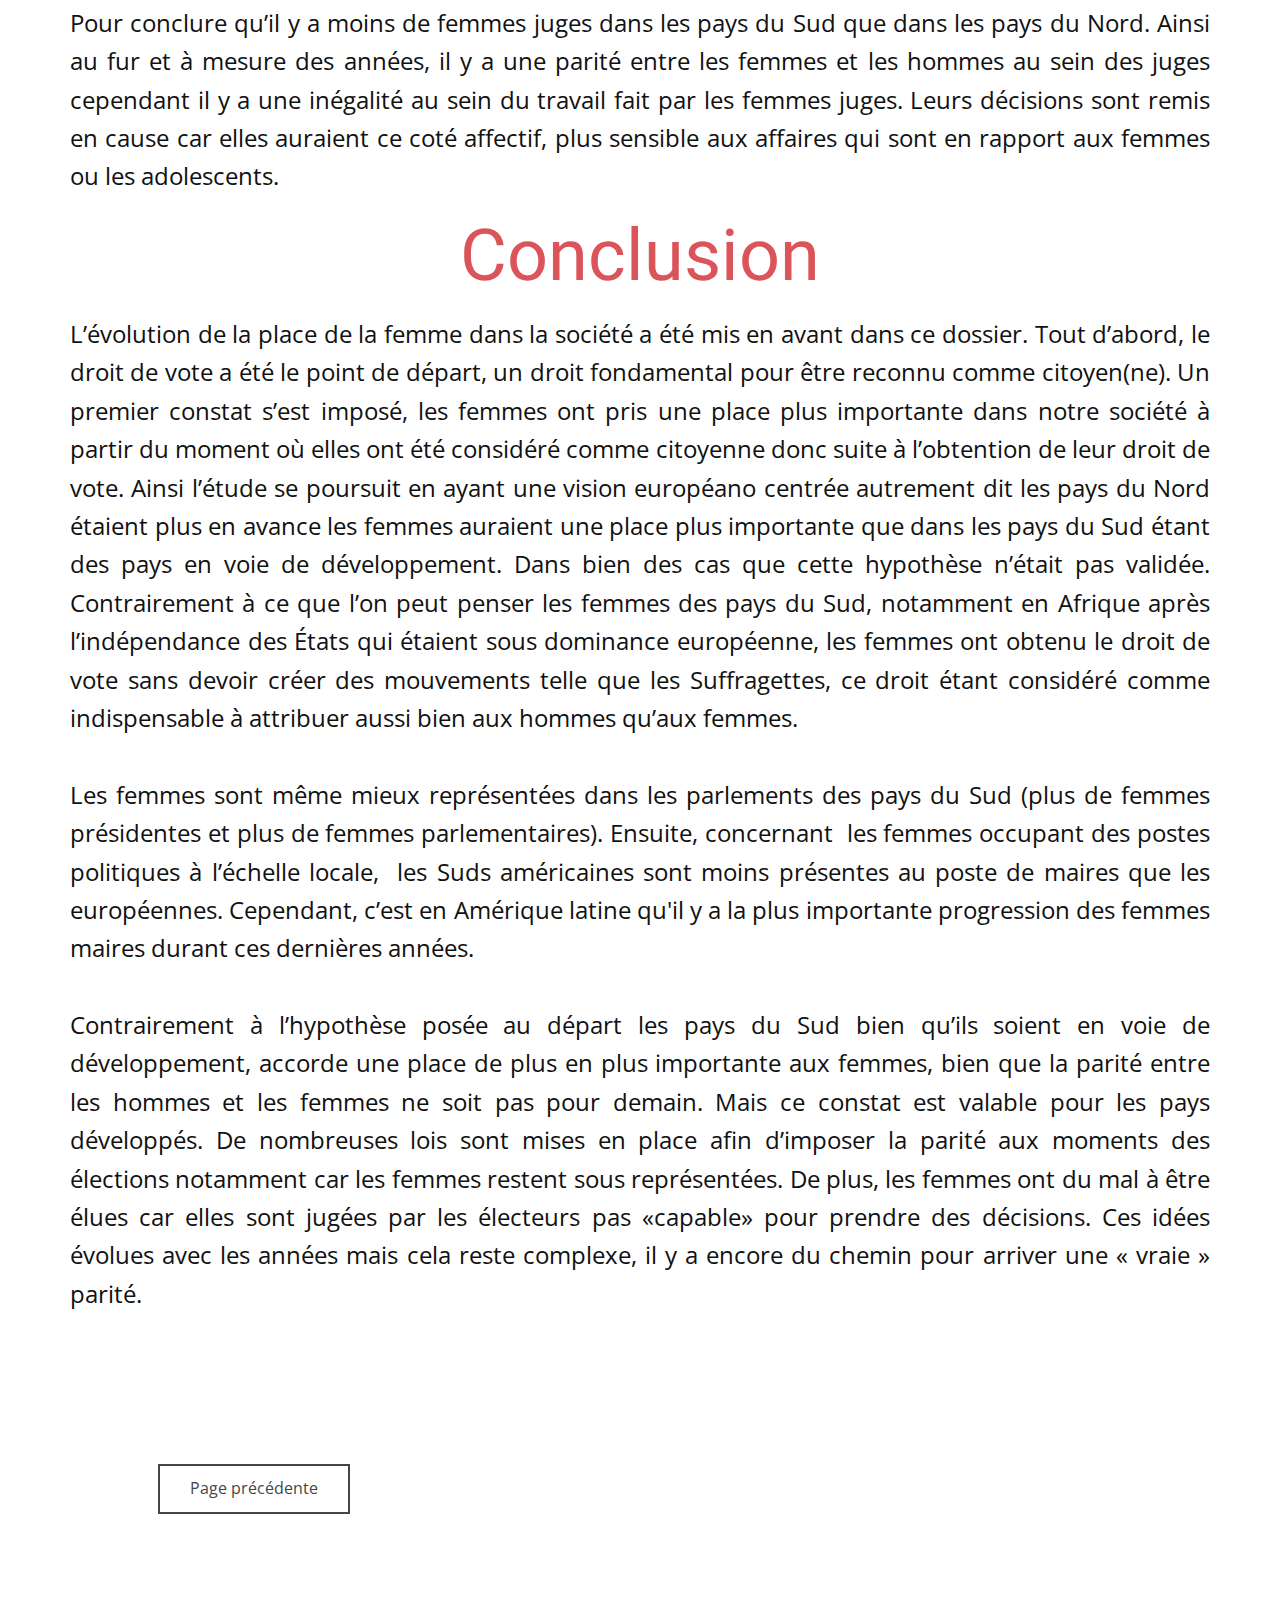
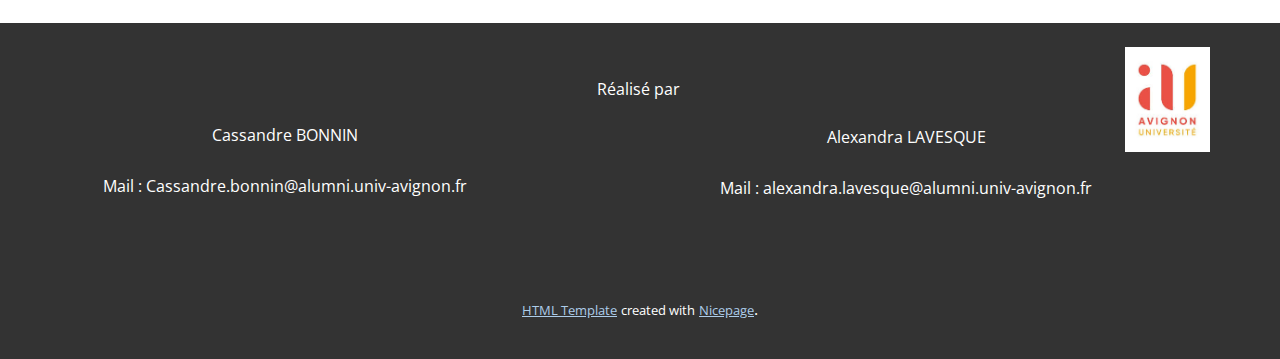
<file: Partie-IV-et-conclusion.html>
<!DOCTYPE html>
<html style="font-size: 16px;">
  <head>
    <meta name="viewport" content="width=device-width, initial-scale=1.0">
    <meta charset="utf-8">
    <meta name="keywords" content="V. Les femmes ayant de hautes responsabilités, A. Les femmes maires">
    <meta name="description" content="">
    <meta name="page_type" content="np-template-header-footer-from-plugin">
    <title>Partie IV et conclusion</title>
    <link rel="stylesheet" href="nicepage.css" media="screen">
<link rel="stylesheet" href="Partie-IV-et-conclusion.css" media="screen">
    <script class="u-script" type="text/javascript" src="jquery.js" defer=""></script>
    <script class="u-script" type="text/javascript" src="nicepage.js" defer=""></script>
    
    
    
    <link id="u-theme-google-font" rel="stylesheet" href="https://fonts.googleapis.com/css?family=Roboto:100,100i,300,300i,400,400i,500,500i,700,700i,900,900i|Open+Sans:300,300i,400,400i,600,600i,700,700i,800,800i">
    <script type="application/ld+json">{
		"@context": "http://schema.org",
		"@type": "Organization",
		"name": "",
		"url": "index.html",
		"logo": "images/Logouniversit.jpg"
}</script>
    <meta property="og:title" content="Partie IV et conclusion">
    <meta property="og:type" content="website">
    <meta name="theme-color" content="#478ac9">
    <link rel="canonical" href="index.html">
    <meta property="og:url" content="index.html">
  </head>
  <body class="u-body"><header class="u-align-center-xs u-border-1 u-border-grey-25 u-clearfix u-grey-80 u-header u-header" id="sec-0485"><div class="u-clearfix u-sheet u-valign-middle u-sheet-1">
        <a href="#" class="u-image u-logo u-image-1" data-image-width="225" data-image-height="225">
          <img src="images/Logouniversit.jpg" class="u-logo-image u-logo-image-1" data-image-width="80">
        </a>
        <form class="u-border-1 u-border-grey-15 u-search u-search-right u-search-1">
          <button class="u-search-button" type="submit">
            <span class="u-search-icon u-spacing-10 u-text-grey-40">
              <svg class="u-svg-link" preserveAspectRatio="xMidYMin slice" viewBox="0 0 56.966 56.966" style="undefined"><use xmlns:xlink="http://www.w3.org/1999/xlink" xlink:href="#svg-b04b"></use></svg>
              <svg xmlns="http://www.w3.org/2000/svg" xmlns:xlink="http://www.w3.org/1999/xlink" version="1.1" id="svg-b04b" x="0px" y="0px" viewBox="0 0 56.966 56.966" style="enable-background:new 0 0 56.966 56.966;" xml:space="preserve" class="u-svg-content"><path d="M55.146,51.887L41.588,37.786c3.486-4.144,5.396-9.358,5.396-14.786c0-12.682-10.318-23-23-23s-23,10.318-23,23  s10.318,23,23,23c4.761,0,9.298-1.436,13.177-4.162l13.661,14.208c0.571,0.593,1.339,0.92,2.162,0.92  c0.779,0,1.518-0.297,2.079-0.837C56.255,54.982,56.293,53.08,55.146,51.887z M23.984,6c9.374,0,17,7.626,17,17s-7.626,17-17,17  s-17-7.626-17-17S14.61,6,23.984,6z"></path><g></g><g></g><g></g><g></g><g></g><g></g><g></g><g></g><g></g><g></g><g></g><g></g><g></g><g></g><g></g></svg>
            </span>
          </button>
          <input class="u-search-input" type="search" name="search" value="" placeholder="Search">
        </form>
        <nav class="u-align-left u-menu u-menu-dropdown u-nav-spacing-25 u-offcanvas u-menu-1">
          <div class="menu-collapse">
            <a class="u-button-style u-custom-text-color u-nav-link" href="#" style="padding: 4px 0; font-size: calc(1em + 8px);">
              <svg class="u-svg-link" preserveAspectRatio="xMidYMin slice" viewBox="0 0 302 302" style="undefined"><use xmlns:xlink="http://www.w3.org/1999/xlink" xlink:href="#svg-7b92"></use></svg>
              <svg xmlns="http://www.w3.org/2000/svg" xmlns:xlink="http://www.w3.org/1999/xlink" version="1.1" id="svg-7b92" x="0px" y="0px" viewBox="0 0 302 302" style="enable-background:new 0 0 302 302;" xml:space="preserve" class="u-svg-content"><g><rect y="36" width="302" height="30"></rect><rect y="236" width="302" height="30"></rect><rect y="136" width="302" height="30"></rect>
</g><g></g><g></g><g></g><g></g><g></g><g></g><g></g><g></g><g></g><g></g><g></g><g></g><g></g><g></g><g></g></svg>
            </a>
          </div>
          <div class="u-custom-menu u-nav-container">
            <ul class="u-nav u-unstyled u-nav-1"><li class="u-nav-item"><a class="u-button-style u-nav-link u-text-active-grey-90 u-text-hover-grey-70" href="Page-d-accueil.html" style="padding: 10px 20px;">Page d accueil</a>
</li><li class="u-nav-item"><a class="u-button-style u-nav-link u-text-active-grey-90 u-text-hover-grey-70" href="Partie-I.html" style="padding: 10px 20px;">Partie I</a>
</li><li class="u-nav-item"><a class="u-button-style u-nav-link u-text-active-grey-90 u-text-hover-grey-70" href="Partie-II.html" style="padding: 10px 20px;">Partie II</a>
</li><li class="u-nav-item"><a class="u-button-style u-nav-link u-text-active-grey-90 u-text-hover-grey-70" href="Partie-III.html" style="padding: 10px 20px;">Partie III</a>
</li><li class="u-nav-item"><a class="u-button-style u-nav-link u-text-active-grey-90 u-text-hover-grey-70" href="Partie-IV-et-conclusion.html" style="padding: 10px 20px;">Partie IV et conclusion</a>
</li></ul>
          </div>
          <div class="u-custom-menu u-nav-container-collapse">
            <div class="u-align-center u-black u-container-style u-inner-container-layout u-opacity u-opacity-95 u-sidenav">
              <div class="u-menu-close"></div>
              <ul class="u-align-center u-nav u-popupmenu-items u-unstyled u-nav-2"><li class="u-nav-item"><a class="u-button-style u-nav-link" href="Page-d-accueil.html" style="padding: 10px 20px;">Page d accueil</a>
</li><li class="u-nav-item"><a class="u-button-style u-nav-link" href="Partie-I.html" style="padding: 10px 20px;">Partie I</a>
</li><li class="u-nav-item"><a class="u-button-style u-nav-link" href="Partie-II.html" style="padding: 10px 20px;">Partie II</a>
</li><li class="u-nav-item"><a class="u-button-style u-nav-link" href="Partie-III.html" style="padding: 10px 20px;">Partie III</a>
</li><li class="u-nav-item"><a class="u-button-style u-nav-link" href="Partie-IV-et-conclusion.html" style="padding: 10px 20px;">Partie IV et conclusion</a>
</li></ul>
            </div>
            <div class="u-black u-menu-overlay u-opacity u-opacity-70"></div>
          </div>
        </nav>
      </div></header>
    <section class="u-clearfix u-section-1" id="sec-2624">
      <div class="u-clearfix u-sheet u-valign-bottom u-sheet-1">
        <h1 class="u-align-center u-heading-font u-text u-text-default u-text-palette-2-base u-title u-text-1">V. Les femmes ayant de hautes responsabilités</h1>
        <h2 class="u-align-center u-text u-text-default u-text-palette-3-base u-text-2">A. Les femmes maires</h2>
        <p class="u-align-justify u-text u-text-default u-text-3">Ainsi, après avoir vu que certaines femmes avaient réussi accéder à de hauts postes à responsabilités dans la sphère politique en devenant présidentes, premières ministres ou encore parlementaires, aussi bien dans les pays du Nord que du Sud. Nous allons nous intéresser aux femmes qui occupent un poste avec des responsabilités politique à l’échelle locale, les maires.<br>
          <br>Pour pouvoir réaliser une comparaison entre les pays du Nord et les pays du Sud, deux régions ont été sélectionné, Europe et l’Amérique Latine. Notre étude va porter sur ces deux régions et non pas sur l’ensemble des pays du monde, car les données sur les autres régions du monde, celles non sélectionnées sont indisponibles. Ainsi nous prendrons l’Europe pour représenter les pays du Nord et l’Amérique Latine afin de représenter les pays du Sud.&nbsp;<br>&nbsp; &nbsp;&nbsp;<br>
        </p>
        <p class="u-align-justify u-text u-text-default u-text-palette-2-base u-text-4">
          <a href="https://oig.cepal.org/en/indicators/elected-mayors-who-are-female " target="_blank"> Graphique n°2 : Évolution du pourcentage de femmes maires en Amérique Latine</a>
        </p>
        <img src="images/Graph2.png" alt="" class="u-image u-image-default u-image-1" data-image-width="467" data-image-height="235">
        <p class="u-align-justify u-text u-text-default u-text-5"> Ainsi entre 1998 et 2018, il y a eu une forte augmentation de femmes devenues maires. En 20 ans, le nombre de Sud américaines maires à triplé, passant de 5.2% en 1998 à 15.5% en 2020. À noter qu’entre 1998 et 2018 il y a eu une constante évolution, il n’y pas eu de stagnation ni même de diminution. On constate également à partir de 2009 il y a même une accélération. Maintenant que nous nous somme intéressé à l’Amérique Latine en général nous allons voir plus en détaille par pays.</p>
        <p class="u-align-justify u-text u-text-default u-text-palette-2-base u-text-6">
          <a href="Graphique n°3 : Pourcentage de femmes maires par pays en Amérique Latine en 2017" target="_blank"> Graphique n°3 : Pourcentage de femmes maires par pays en Amérique Latine en 2017</a>
        </p>
        <img src="images/Graph3.png" alt="" class="u-image u-image-default u-image-2" data-image-width="545" data-image-height="284">
        <p class="u-align-justify u-text u-text-default u-text-7">En 2017, deux pays se démarquent en Amérique Latine par leur pourcentage élevé de femmes maires c’est Cuba et le Nicaragua, dans ces pays c’est près de 40% des femmes qui sont élues maires. Néanmoins, il y a de fortes disparités au sein de cette région du monde, il y a un contraste entre les deux pays cités précédemment et la Jamaïque où en 2017 le poste de maire était exclusivement occupé par des hommes, aucune femme occupé cette fonction. Également 8 pays si on exclut la Jamaïque ont moins de 10% de femmes maires. Ainsi on voit bien le contraste au sein même de cette région où l’on retrouve des pays où il y a très peu voire pas du tout de femmes tandis que dans d’autres pays les femmes étant maires sont relativement bien représentées.&nbsp;<br>&nbsp;<br>Après avoir vu l’Amérique latine qui représente les pays du Sud, une comparaison va être faite avec une seconde zone d’étude, l’Europe.&nbsp;Entre 2011 et 2019 en Europe il y a plus de 30% des communes qui ont pour Maires une femme. Il y un faible évolution entre ces deux périodes contrairement aux pays d’Amérique Latine où l’évolution était bien plus marqué bien que les femmes était moins présente à ce poste.
        </p>
        <p class="u-align-justify u-text u-text-default u-text-palette-2-base u-text-8">
          <a href="https://eige.europa.eu/gender-statistics/dgs/indicator/wmidm_pol_parl__wmid_locpol " target="_blank"> Graphique n°4 : Évolution du pourcentage de femmes maires en Europe</a>
        </p>
        <img src="images/Graph4.png" alt="" class="u-image u-image-default u-image-3" data-image-width="467" data-image-height="236">
        <p class="u-align-justify u-text u-text-default u-text-palette-2-base u-text-9">
          <a href="https://eige.europa.eu/gender-statistics/dgs/indicator/wmidm_pol_parl__wmid_locpol " target="_blank"> Graphique n°5 : Pourcentages de femmes maires par pays en Europe en 2017</a>
        </p>
        <img src="images/Graph5.png" alt="" class="u-image u-image-default u-image-4" data-image-width="573" data-image-height="299">
        <p class="u-align-justify u-text u-text-default u-text-10">Il y a également des disparitées en Europe, les pays nordique (Finlande, Norvège, Suède) et l’Espagne, la Belgique et la France sont les six pays où il y a plus de 35% des femmes maires, la suède à la première place avec 43% de femmes élues maires. Néanmoins en Roumanie les femmes sont peu nombreuses au poste de maires puisqu’elles sont seulement 12,4%. Dans les pays de l’Est les femmes sont moins bien représenté à ce poste. Néanmoins, même si certains pays on du retard l’Europe cherche à développer d’avantage l’égalité entre les hommes et les femmes, avec entre autre l’<a href="https://eige.europa.eu/fr/in-brief " target="_blank">institut européen pour l’égalité entre les hommes et les femmes.&nbsp;</a>
          <br>
          <br>L’europe est largement en avance par rapport à l’Amérique Latine bien que c’est dans cette région que l’on observe la plus forte évolution.
        </p>
        <p class="u-align-justify u-text u-text-default u-text-palette-2-base u-text-11">
          <a href="https://oig.cepal.org/en/indicators/judicial-power-percentage-women-judges-highest-court-or-supreme-court " target="_blank" data-href="https://oig.cepal.org/en/indicators/elected-mayors-who-are-female " data-target="_blank"> Graphique n°6 : Comparaison femmes maires en Europe et en Amérique Latine</a>
        </p>
        <img src="images/graph6.png" alt="" class="u-image u-image-default u-image-5" data-image-width="477" data-image-height="240" data-href="https://oig.cepal.org/en/indicators/elected-mayors-who-are-female">
        <h2 class="u-align-justify u-text u-text-default u-text-palette-3-base u-text-12">B. Les femmes juges</h2>
        <p class="u-align-justify u-text u-text-default u-text-13">Ainsi après avoir étudier la place des femmes dans la sphère locale (maires), un point va être fait sur les femmes juges dans les pays du Nord et les pays latinos et hispanos. Un juge est un magistrat chargé de la justice.<br>
          <br>L'hypothèse que les femmes juges sont plus présentes dans les pays du Nord que dans les pays du Sud est posée. Le premier graphique représente l’évolution de la proportion des femmes juges dans les pays du Nord. En 2005, 46.8% des juges sont des femmes dans les pays du Nord. Dans un premier temps les constatations sont les suivantes il n’existe pas de parité dans les juges dans les pays du Nord. Malgré leur niveau de développement élevé.
        </p>
        <p class="u-align-justify u-text u-text-default u-text-palette-2-base u-text-14">
          <a href="https://w3.unece.org/PXWeb/en/Table?IndicatorCode=32 "> Graphique n°7 : Évolution de la proportion de femmes juges dans les pays du Nord</a>
        </p>
        <img src="images/graph71.png" alt="" class="u-image u-image-default u-image-6">
        <p class="u-align-justify u-text u-text-default u-text-15"> En 2005, pour les pays du Sud, seulement 18% des juges sont des femmes, ce qui est loin de la parité entre les hommes et les femmes dans le monde juridique.</p>
        <p class="u-align-center u-text u-text-default u-text-palette-2-base u-text-16">
          <a href="https://oig.cepal.org/en/indicators/judicial-power-percentage-women-judges-highest-court-or-supreme-court "> Graphique n°8 : Évolution de la proportion de femmes juges dans les pays latinos hispanos</a>
        </p>
        <img src="images/Graph82.png" alt="" class="u-image u-image-default u-image-7" data-image-width="473" data-image-height="237">
        <p class="u-align-justify u-text u-text-default u-text-17">Cependant, il y a une évolution beaucoup plus importante dans les pays du Sud que dans les pays du Nord entre 2005 et 2017.&nbsp;En 2017, 35% des juges des pays du Sud sont des femmes alors que seulement 17% en 2005. Il y a une augmentation de 18 points de pourcentage en 12 ans. Alors que pour les pays du Nord,en 2017, 52% des juges sont des femmes. Entre 2005 et 2017, il y a une augmentation de 5.2 points de pourcentage dans les pays du Nord.<br>
          <br>Les pays du Nord ont donc une parité pour les femmes juges cependant il n’y a pas eu beaucoup d’évolution. Malgré une parité dans les pays du Nord, les juges femmes sont critiqués sur les décisions. Elles sont accusées de favoritisme judiciaire, elles travaillent est remis en cause par des hommes.&nbsp;Certaines juges hommes dénoncent le fait dans des pays du Nord, que les femmes juges sont sévères dans les décisions dans des affaires de violence conjugale ou d’agressions sexuelles.&nbsp;<br>
          <br>Pour conclure qu’il y a moins de femmes juges dans les pays du Sud que dans les pays du Nord. Ainsi au fur et à mesure des années, il y a une parité entre les femmes et les hommes au sein des juges cependant il y a une inégalité au sein du travail fait par les femmes juges. Leurs décisions sont remis en cause car elles auraient ce coté affectif, plus sensible aux affaires qui sont en rapport aux femmes ou les adolescents.<br>
        </p>
        <h1 class="u-align-justify u-heading-font u-text u-text-default u-text-palette-2-base u-title u-text-18">Conclusion</h1>
        <p class="u-align-justify u-text u-text-default u-text-19">L’évolution de la place de la femme dans la société a été mis en avant dans ce dossier. Tout d’abord, le droit de vote a été le point de départ, un droit fondamental pour être reconnu comme citoyen(ne). Un premier constat s’est imposé, les femmes ont pris une place plus importante dans notre société à partir du moment où elles ont été considéré comme citoyenne donc suite à l’obtention de leur droit de vote. Ainsi l’étude se poursuit en ayant une vision européano centrée autrement dit les pays du Nord étaient plus en avance les femmes auraient une place plus importante que dans les pays du Sud étant des pays en voie de développement. Dans bien des cas que cette hypothèse n’était pas validée. Contrairement à ce que l’on peut penser les femmes des pays du Sud, notamment en Afrique après l’indépendance des États qui étaient sous dominance européenne, les femmes ont obtenu le droit de vote sans devoir créer des mouvements telle que les Suffragettes, ce droit étant considéré comme indispensable à attribuer aussi bien aux hommes qu’aux femmes.&nbsp;<br>
          <br>Les femmes sont même mieux représentées dans les parlements des pays du Sud (plus de femmes présidentes et plus de femmes parlementaires).&nbsp;Ensuite, concernant&nbsp; les femmes occupant des postes politiques à l’échelle locale,&nbsp; les Suds américaines sont moins présentes au poste de maires que les européennes. Cependant, c’est en Amérique latine qu'il y a la plus importante progression des femmes maires durant ces dernières années.&nbsp;<br>
          <br>Contrairement à l’hypothèse posée au départ les pays du Sud bien qu’ils soient en voie de développement, accorde une place de plus en plus importante aux femmes, bien que la parité entre les hommes et les femmes ne soit pas pour demain. Mais ce constat est valable pour les pays développés. De nombreuses lois sont mises en place afin d’imposer la parité aux moments des élections notamment car les femmes restent sous représentées. De plus, les femmes ont du mal à être élues car elles sont jugées par les électeurs pas «capable» pour prendre des décisions. Ces idées évolues avec les années mais cela reste complexe, il y a encore du chemin pour arriver une « vraie » parité.
        </p>
      </div>
    </section>
    <section class="u-clearfix u-section-2" id="sec-5b08">
      <div class="u-clearfix u-sheet u-sheet-1">
        <div class="u-clearfix u-layout-wrap u-layout-wrap-1">
          <div class="u-layout">
            <div class="u-layout-row">
              <div class="u-align-left u-container-style u-layout-cell u-left-cell u-size-43 u-layout-cell-1">
                <div class="u-container-layout u-valign-middle u-container-layout-1">
                  <a href="Partie-III.html" class="u-border-2 u-border-grey-dark-1 u-btn u-btn-rectangle u-button-style u-none u-btn-1">Page précédente</a>
                </div>
              </div>
              <div class="u-align-left u-container-style u-layout-cell u-right-cell u-size-17 u-layout-cell-2">
                <div class="u-container-layout u-valign-middle u-container-layout-2"></div>
              </div>
            </div>
          </div>
        </div>
      </div>
    </section>
    
    
    <footer class="u-align-right u-clearfix u-footer u-grey-80 u-footer" id="sec-b68e"><div class="u-clearfix u-sheet u-sheet-1">
        <img src="images/Logouniversit.jpg" alt="" class="u-image u-image-default u-image-1">
        <p class="u-align-center u-small-text u-text u-text-variant u-text-1">Réalisé par&nbsp;</p>
        <p class="u-align-center u-text u-text-default u-text-2">Cassandre BONNIN<br>
          <br>Mail : Cassandre.bonnin@alumni.univ-avignon.fr
        </p>
        <p class="u-align-center u-text u-text-default u-text-3">Alexandra LAVESQUE<br>
          <br>Mail : alexandra.lavesque@alumni.univ-avignon.fr
        </p>
      </div></footer>
    <section class="u-backlink u-clearfix u-grey-80">
      <a class="u-link" href="https://nicepage.com/html-templates" target="_blank">
        <span>HTML Template</span>
      </a>
      <p class="u-text">
        <span>created with</span>
      </p>
      <a class="u-link" href="https://nicepage.com/html-templates" target="_blank">
        <span>Nicepage</span>
      </a>. 
    </section>
  </body>
</html>
</file>
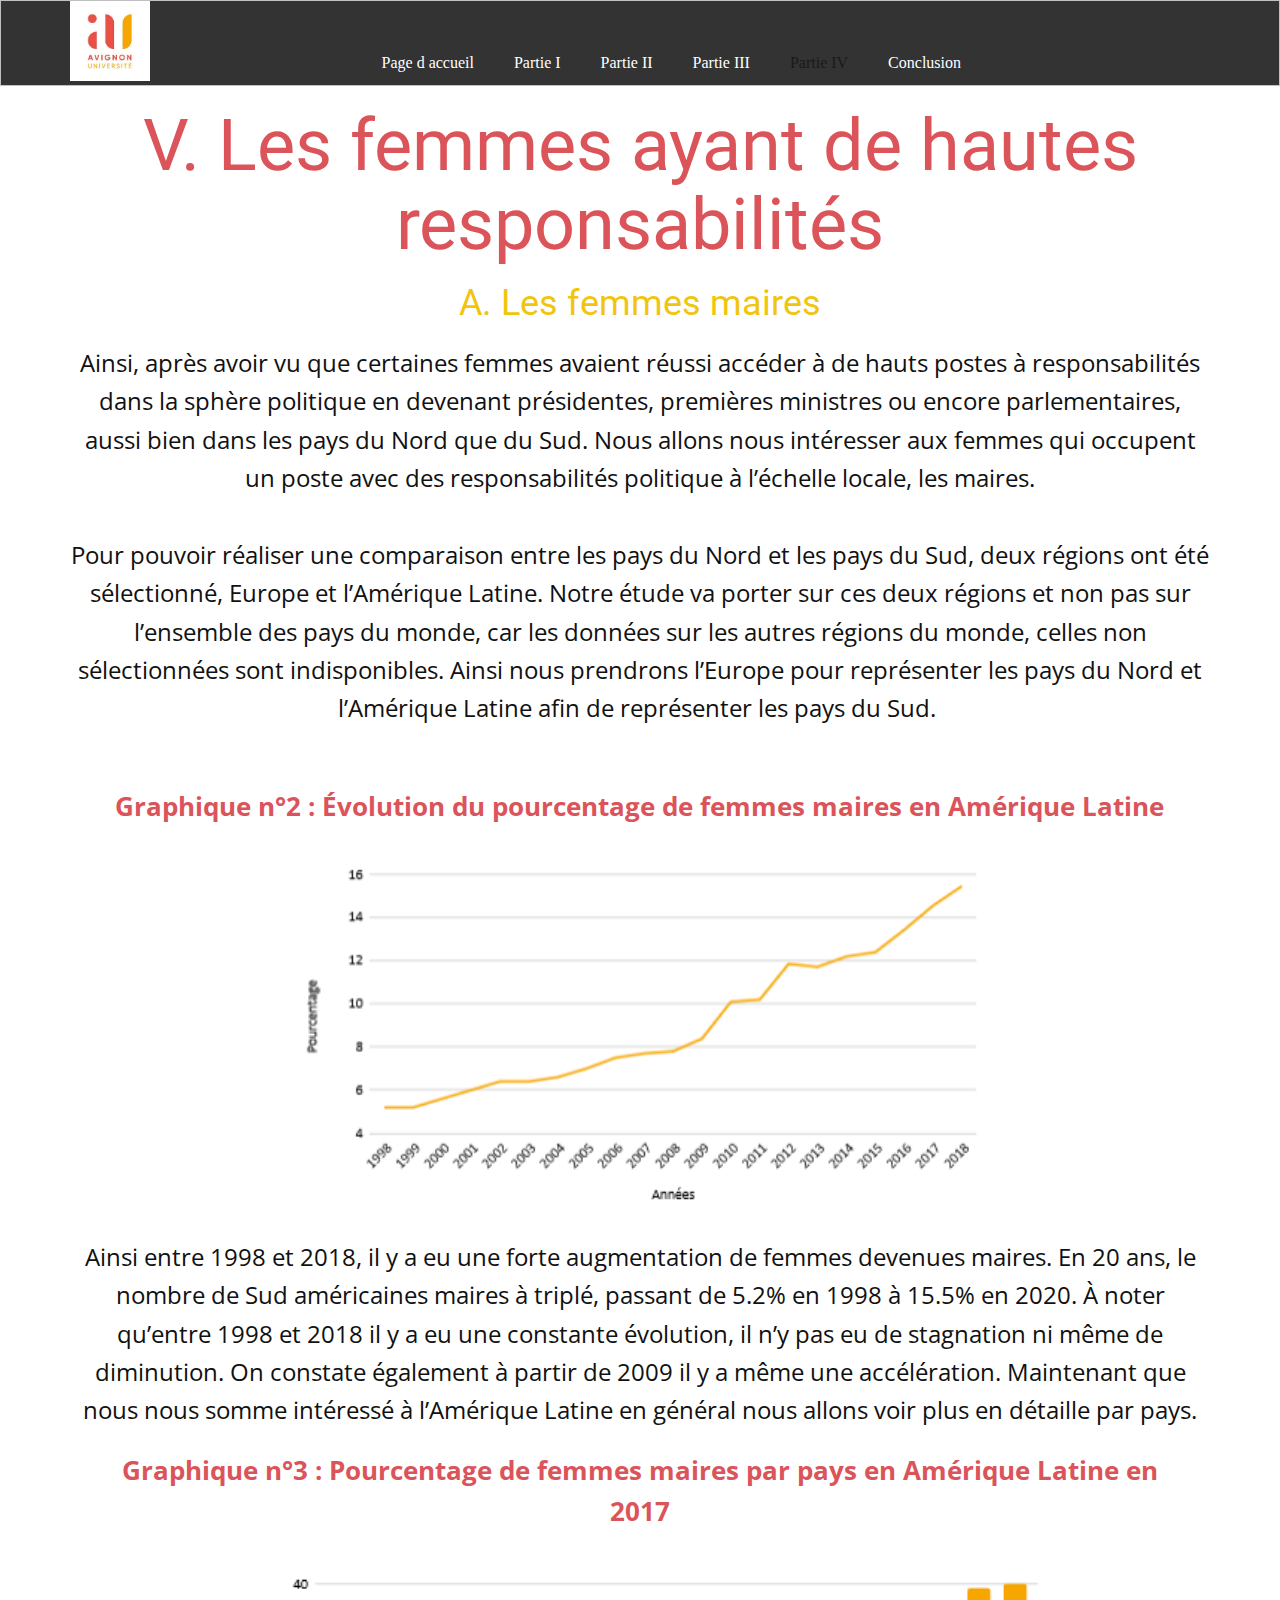
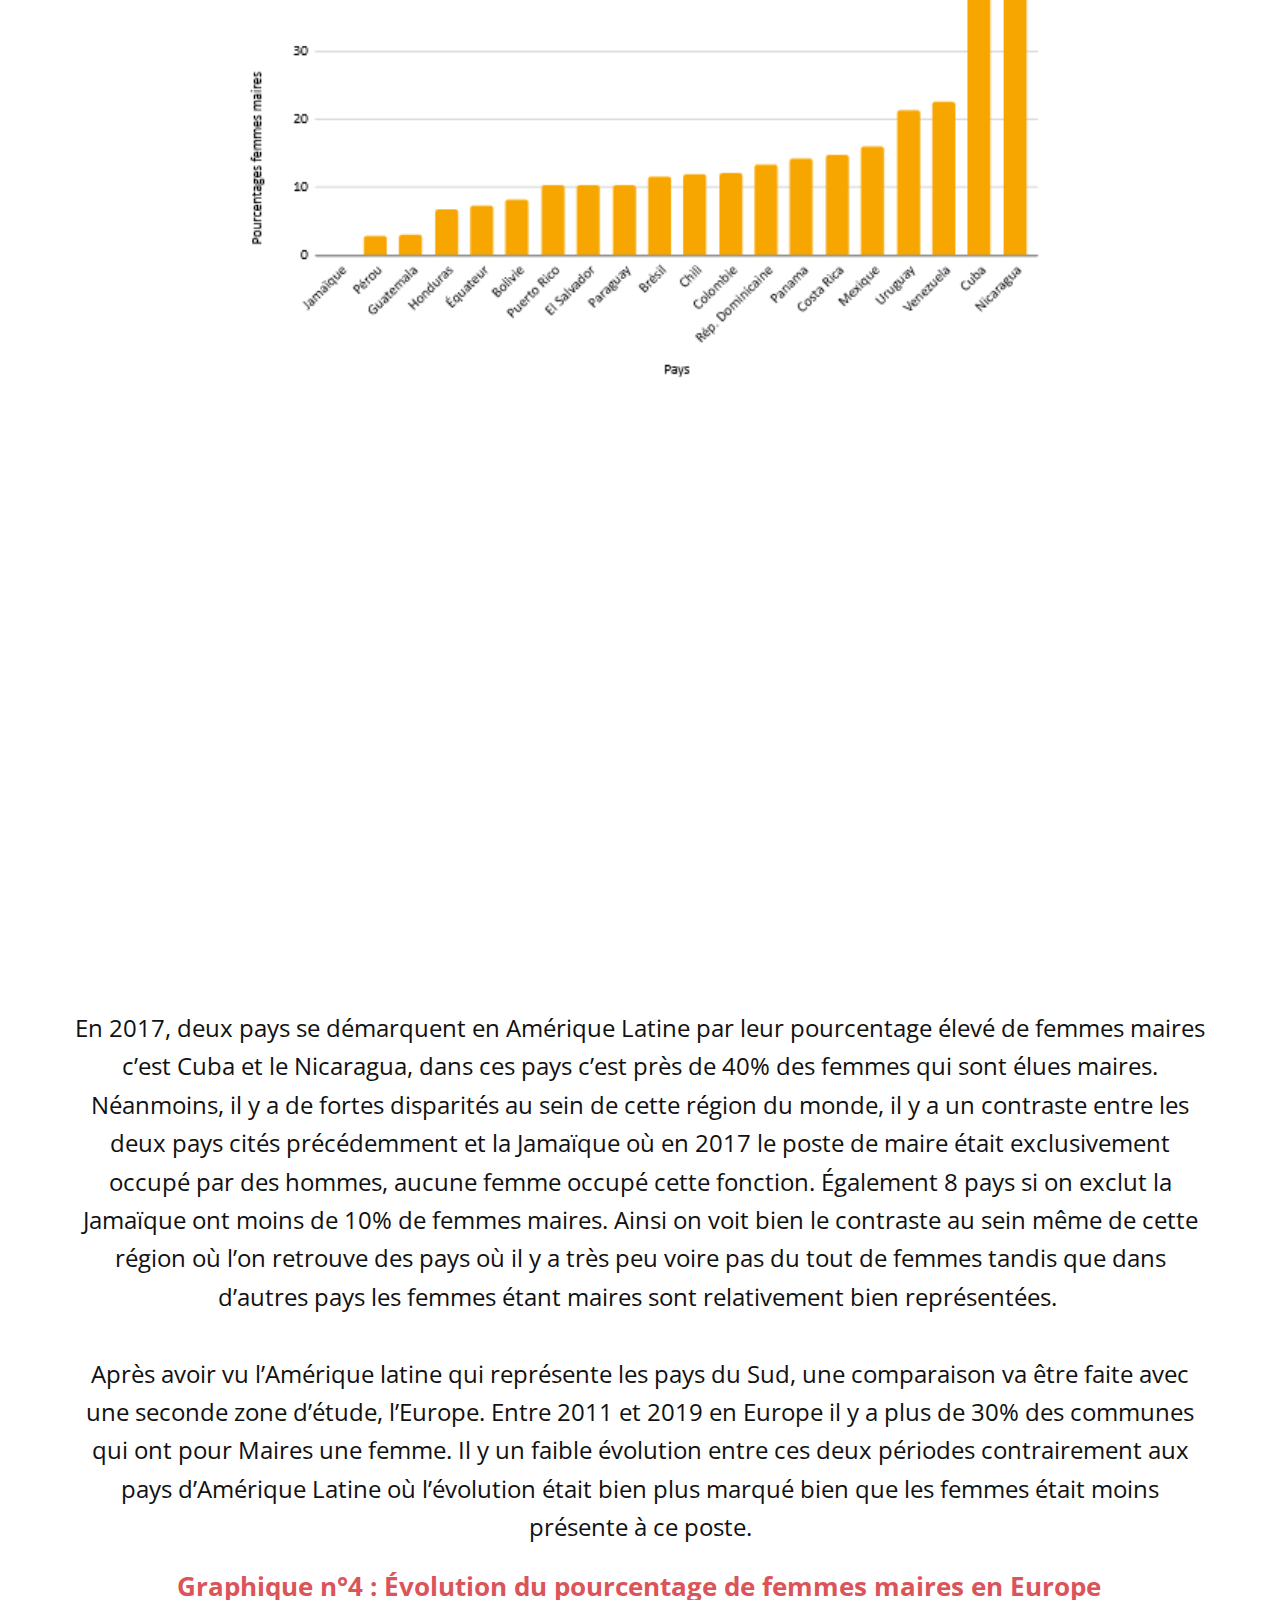
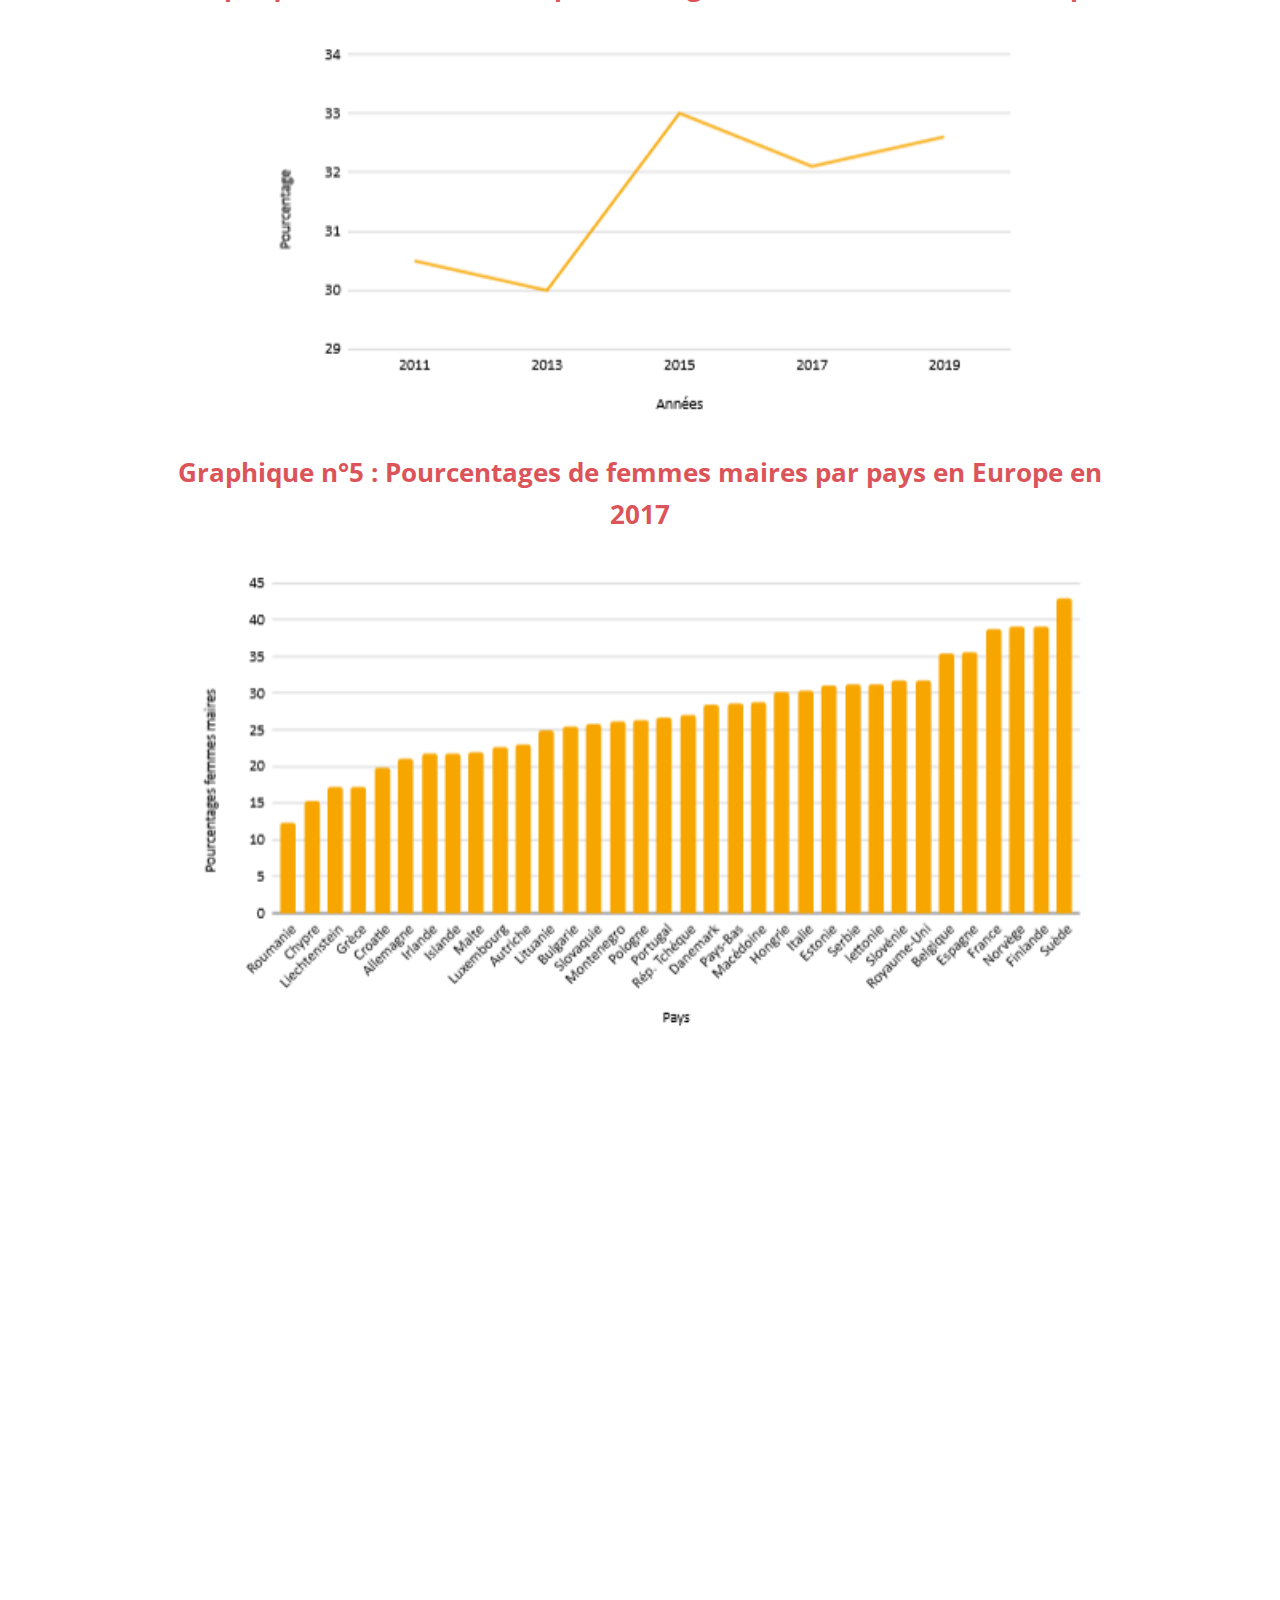
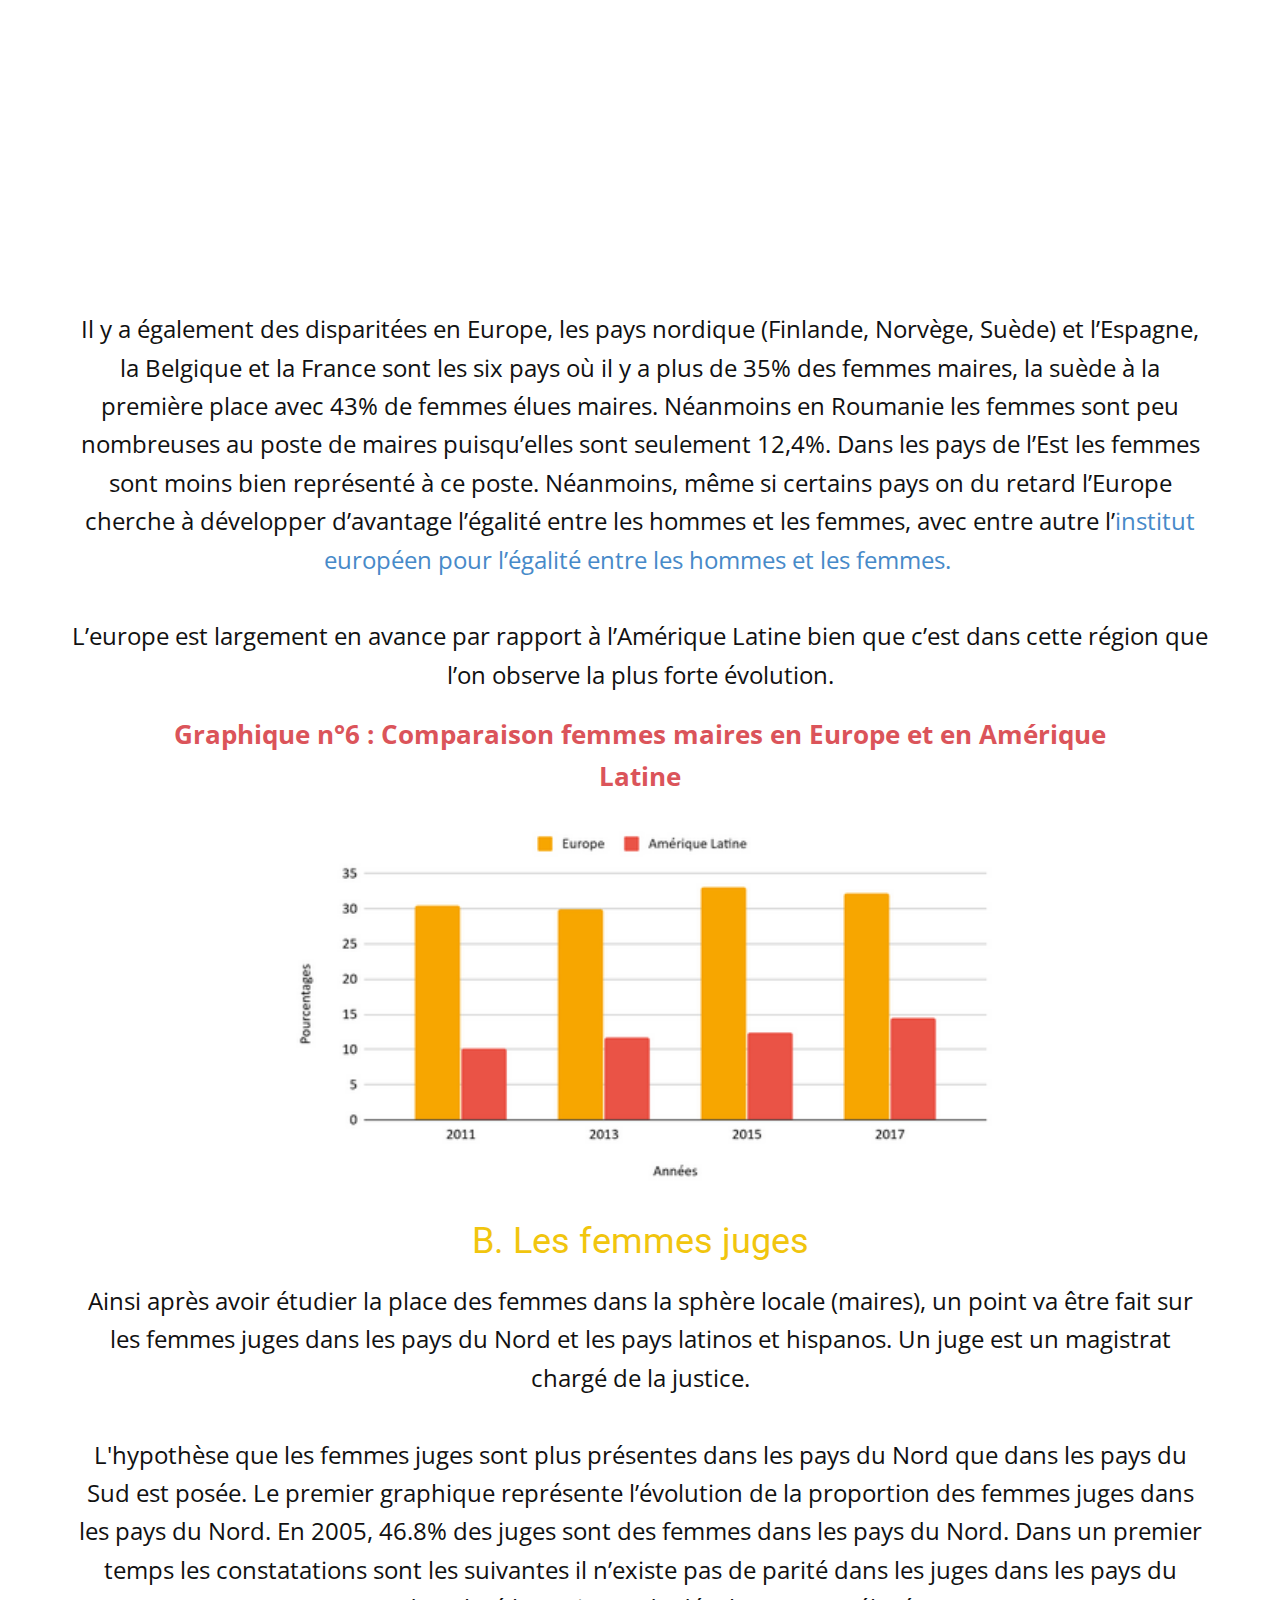
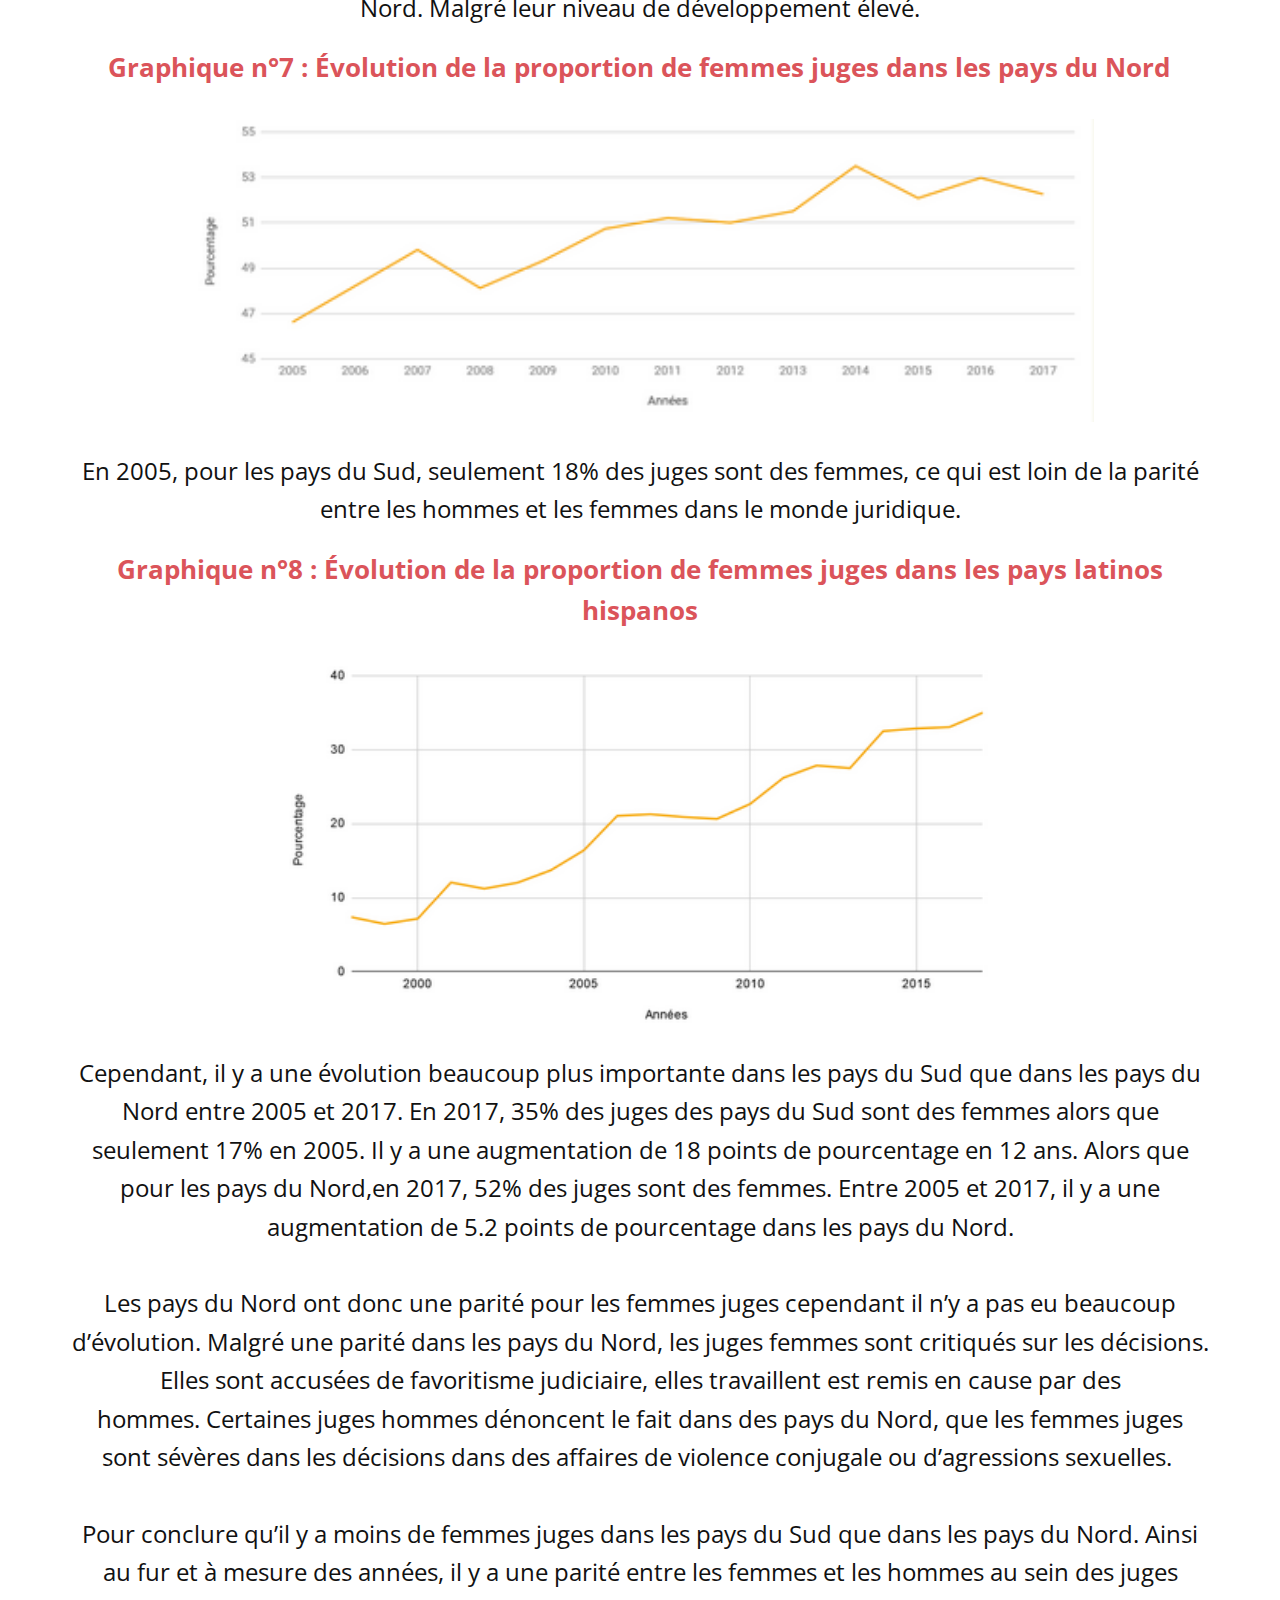
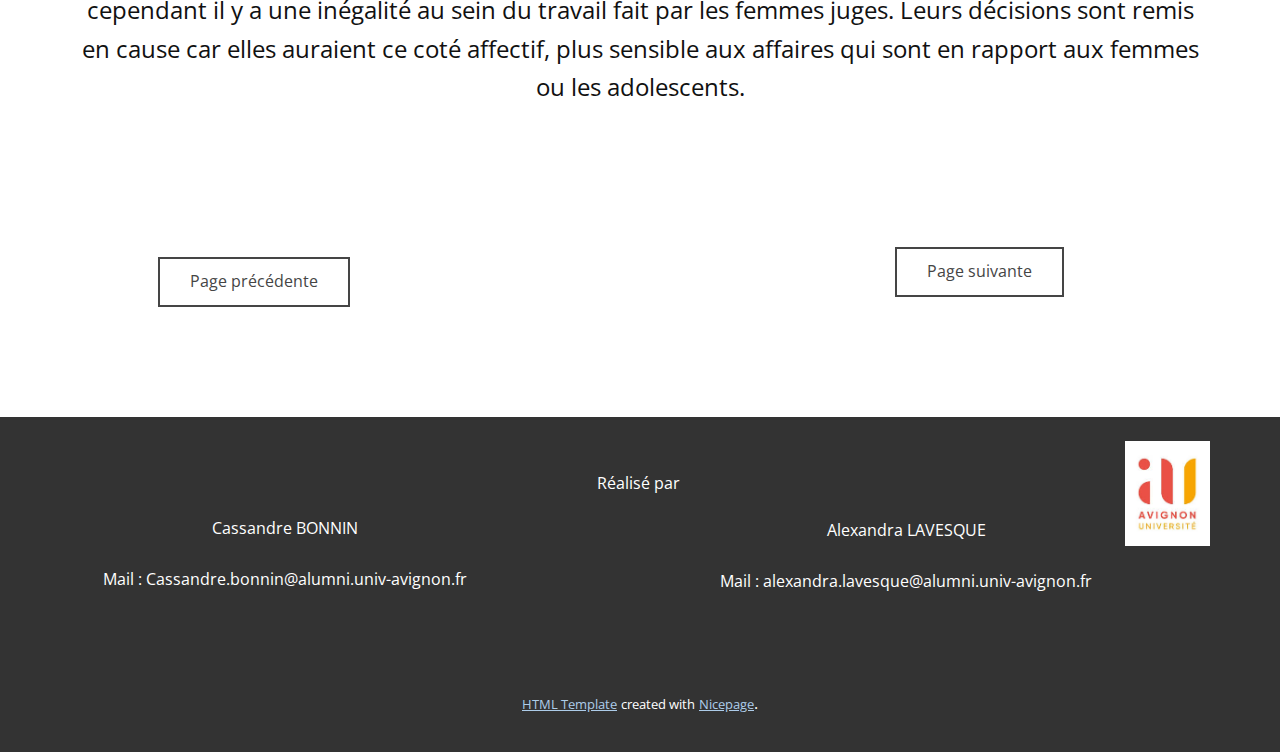
<file: Partie-IV.html>
<!DOCTYPE html>
<html style="font-size: 16px;">
  <head>
    <meta name="viewport" content="width=device-width, initial-scale=1.0">
    <meta charset="utf-8">
    <meta name="keywords" content="V. Les femmes ayant de hautes responsabilités, A. Les femmes maires">
    <meta name="description" content="">
    <meta name="page_type" content="np-template-header-footer-from-plugin">
    <title>Partie IV</title>
    <link rel="stylesheet" href="nicepage.css" media="screen">
<link rel="stylesheet" href="Partie-IV.css" media="screen">
    <script class="u-script" type="text/javascript" src="jquery.js" defer=""></script>
    <script class="u-script" type="text/javascript" src="nicepage.js" defer=""></script>
    
    
    
    <link id="u-theme-google-font" rel="stylesheet" href="https://fonts.googleapis.com/css?family=Roboto:100,100i,300,300i,400,400i,500,500i,700,700i,900,900i|Open+Sans:300,300i,400,400i,600,600i,700,700i,800,800i">
    <script type="application/ld+json">{
		"@context": "http://schema.org",
		"@type": "Organization",
		"name": "",
		"url": "index.html",
		"logo": "images/Logouniversit.jpg"
}</script>
    <meta property="og:title" content="Partie IV">
    <meta property="og:type" content="website">
    <meta name="theme-color" content="#478ac9">
    <link rel="canonical" href="index.html">
    <meta property="og:url" content="index.html">
  </head>
  <body class="u-body"><header class="u-align-center-xs u-border-1 u-border-grey-25 u-clearfix u-grey-80 u-header u-header" id="sec-0485"><div class="u-clearfix u-sheet u-valign-middle u-sheet-1">
        <a href="#" class="u-image u-logo u-image-1" data-image-width="225" data-image-height="225">
          <img src="images/Logouniversit.jpg" class="u-logo-image u-logo-image-1" data-image-width="80">
        </a>
        <nav class="u-align-left u-menu u-menu-dropdown u-nav-spacing-25 u-offcanvas u-menu-1">
          <div class="menu-collapse">
            <a class="u-button-style u-custom-text-color u-nav-link" href="#" style="padding: 4px 0; font-size: calc(1em + 8px);">
              <svg class="u-svg-link" preserveAspectRatio="xMidYMin slice" viewBox="0 0 302 302" style="undefined"><use xmlns:xlink="http://www.w3.org/1999/xlink" xlink:href="#svg-7b92"></use></svg>
              <svg xmlns="http://www.w3.org/2000/svg" xmlns:xlink="http://www.w3.org/1999/xlink" version="1.1" id="svg-7b92" x="0px" y="0px" viewBox="0 0 302 302" style="enable-background:new 0 0 302 302;" xml:space="preserve" class="u-svg-content"><g><rect y="36" width="302" height="30"></rect><rect y="236" width="302" height="30"></rect><rect y="136" width="302" height="30"></rect>
</g><g></g><g></g><g></g><g></g><g></g><g></g><g></g><g></g><g></g><g></g><g></g><g></g><g></g><g></g><g></g></svg>
            </a>
          </div>
          <div class="u-custom-menu u-nav-container">
            <ul class="u-nav u-unstyled u-nav-1"><li class="u-nav-item"><a class="u-button-style u-nav-link u-text-active-grey-90 u-text-hover-grey-70" href="Page-d-accueil.html" style="padding: 10px 20px;">Page d accueil</a>
</li><li class="u-nav-item"><a class="u-button-style u-nav-link u-text-active-grey-90 u-text-hover-grey-70" href="Partie-I.html" style="padding: 10px 20px;">Partie I</a>
</li><li class="u-nav-item"><a class="u-button-style u-nav-link u-text-active-grey-90 u-text-hover-grey-70" href="Partie-II.html" style="padding: 10px 20px;">Partie II</a>
</li><li class="u-nav-item"><a class="u-button-style u-nav-link u-text-active-grey-90 u-text-hover-grey-70" href="Partie-III.html" style="padding: 10px 20px;">Partie III</a>
</li><li class="u-nav-item"><a class="u-button-style u-nav-link u-text-active-grey-90 u-text-hover-grey-70" href="Partie-IV.html" style="padding: 10px 20px;">Partie IV</a>
</li><li class="u-nav-item"><a class="u-button-style u-nav-link u-text-active-grey-90 u-text-hover-grey-70" style="padding: 10px 20px;" href="Conclusion.html">Conclusion</a>
</li></ul>
          </div>
          <div class="u-custom-menu u-nav-container-collapse">
            <div class="u-align-center u-black u-container-style u-inner-container-layout u-opacity u-opacity-95 u-sidenav">
              <div class="u-menu-close"></div>
              <ul class="u-align-center u-nav u-popupmenu-items u-unstyled u-nav-2"><li class="u-nav-item"><a class="u-button-style u-nav-link" href="Page-d-accueil.html" style="padding: 10px 20px;">Page d accueil</a>
</li><li class="u-nav-item"><a class="u-button-style u-nav-link" href="Partie-I.html" style="padding: 10px 20px;">Partie I</a>
</li><li class="u-nav-item"><a class="u-button-style u-nav-link" href="Partie-II.html" style="padding: 10px 20px;">Partie II</a>
</li><li class="u-nav-item"><a class="u-button-style u-nav-link" href="Partie-III.html" style="padding: 10px 20px;">Partie III</a>
</li><li class="u-nav-item"><a class="u-button-style u-nav-link" href="Partie-IV.html" style="padding: 10px 20px;">Partie IV</a>
</li><li class="u-nav-item"><a class="u-button-style u-nav-link" style="padding: 10px 20px;" href="Conclusion.html">Conclusion</a>
</li></ul>
            </div>
            <div class="u-black u-menu-overlay u-opacity u-opacity-70"></div>
          </div>
        </nav>
      </div></header>
    <section class="u-align-center u-clearfix u-section-1" id="sec-2624">
      <div class="u-clearfix u-sheet u-sheet-1">
        <h1 class="u-heading-font u-text u-text-default u-text-palette-2-base u-title u-text-1">V. Les femmes ayant de hautes responsabilités</h1>
        <h2 class="u-text u-text-default u-text-palette-3-base u-text-2">A. Les femmes maires</h2>
        <p class="u-text u-text-default u-text-3">Ainsi, après avoir vu que certaines femmes avaient réussi accéder à de hauts postes à responsabilités dans la sphère politique en devenant présidentes, premières ministres ou encore parlementaires, aussi bien dans les pays du Nord que du Sud. Nous allons nous intéresser aux femmes qui occupent un poste avec des responsabilités politique à l’échelle locale, les maires.<br>
          <br>Pour pouvoir réaliser une comparaison entre les pays du Nord et les pays du Sud, deux régions ont été sélectionné, Europe et l’Amérique Latine. Notre étude va porter sur ces deux régions et non pas sur l’ensemble des pays du monde, car les données sur les autres régions du monde, celles non sélectionnées sont indisponibles. Ainsi nous prendrons l’Europe pour représenter les pays du Nord et l’Amérique Latine afin de représenter les pays du Sud.&nbsp;<br>&nbsp; &nbsp;&nbsp;<br>
        </p>
        <p class="u-text u-text-default u-text-palette-2-base u-text-4">
          <a href="https://oig.cepal.org/en/indicators/elected-mayors-who-are-female " target="_blank"> Graphique n°2 : Évolution du pourcentage de femmes maires en Amérique Latine</a>
        </p>
        <img src="images/Graph2.png" alt="" class="u-image u-image-default u-image-1" data-image-width="467" data-image-height="235">
        <p class="u-text u-text-default u-text-5"> Ainsi entre 1998 et 2018, il y a eu une forte augmentation de femmes devenues maires. En 20 ans, le nombre de Sud américaines maires à triplé, passant de 5.2% en 1998 à 15.5% en 2020. À noter qu’entre 1998 et 2018 il y a eu une constante évolution, il n’y pas eu de stagnation ni même de diminution. On constate également à partir de 2009 il y a même une accélération. Maintenant que nous nous somme intéressé à l’Amérique Latine en général nous allons voir plus en détaille par pays.</p>
        <p class="u-text u-text-default u-text-palette-2-base u-text-6">
          <a href="Graphique n°3 : Pourcentage de femmes maires par pays en Amérique Latine en 2017" target="_blank"> Graphique n°3 : Pourcentage de femmes maires par pays en Amérique Latine en 2017</a>
        </p>
        <img src="images/Graph3.png" alt="" class="u-image u-image-default u-image-2" data-image-width="545" data-image-height="284">
        <div class="u-clearfix u-custom-html u-custom-html-1">
          <script type="text/javascript" src="https://eu-west-1a.online.tableau.com/javascripts/api/viz_v1.js"></script>
          <div class="tableauPlaceholder" style="width: 1366px; height: 577px;">
            <object class="tableauViz" width="1366" height="577" style="display:none;">
              <param name="host_url" value="https%3A%2F%2Feu-west-1a.online.tableau.com%2F">
              <param name="embed_code_version" value="3">
              <param name="site_root" value="/t/cassandre">
              <param name="name" value="Classeur2/Feuille1">
              <param name="tabs" value="no">
              <param name="toolbar" value="yes">
              <param name="showAppBanner" value="false">
            </object>
          </div>
        </div>
        <p class="u-text u-text-default u-text-7">En 2017, deux pays se démarquent en Amérique Latine par leur pourcentage élevé de femmes maires c’est Cuba et le Nicaragua, dans ces pays c’est près de 40% des femmes qui sont élues maires. Néanmoins, il y a de fortes disparités au sein de cette région du monde, il y a un contraste entre les deux pays cités précédemment et la Jamaïque où en 2017 le poste de maire était exclusivement occupé par des hommes, aucune femme occupé cette fonction. Également 8 pays si on exclut la Jamaïque ont moins de 10% de femmes maires. Ainsi on voit bien le contraste au sein même de cette région où l’on retrouve des pays où il y a très peu voire pas du tout de femmes tandis que dans d’autres pays les femmes étant maires sont relativement bien représentées.&nbsp;<br>&nbsp;<br>Après avoir vu l’Amérique latine qui représente les pays du Sud, une comparaison va être faite avec une seconde zone d’étude, l’Europe.&nbsp;Entre 2011 et 2019 en Europe il y a plus de 30% des communes qui ont pour Maires une femme. Il y un faible évolution entre ces deux périodes contrairement aux pays d’Amérique Latine où l’évolution était bien plus marqué bien que les femmes était moins présente à ce poste.
        </p>
        <p class="u-text u-text-default u-text-palette-2-base u-text-8">
          <a href="https://eige.europa.eu/gender-statistics/dgs/indicator/wmidm_pol_parl__wmid_locpol " target="_blank"> Graphique n°4 : Évolution du pourcentage de femmes maires en Europe</a>
        </p>
        <img src="images/Graph4.png" alt="" class="u-image u-image-default u-image-3" data-image-width="467" data-image-height="236">
        <p class="u-text u-text-default u-text-palette-2-base u-text-9">
          <a href="https://eige.europa.eu/gender-statistics/dgs/indicator/wmidm_pol_parl__wmid_locpol " target="_blank"> Graphique n°5 : Pourcentages de femmes maires par pays en Europe en 2017</a>
        </p>
        <img src="images/Graph5.png" alt="" class="u-image u-image-default u-image-4" data-image-width="573" data-image-height="299">
        <div class="u-clearfix u-custom-html u-custom-html-2">
          <script type="text/javascript" src="https://eu-west-1a.online.tableau.com/javascripts/api/viz_v1.js"></script>
          <div class="tableauPlaceholder" style="width: 1000px; height: 827px;">
            <object class="tableauViz" width="1000" height="827" style="display:none;">
              <param name="host_url" value="https%3A%2F%2Feu-west-1a.online.tableau.com%2F">
              <param name="embed_code_version" value="3">
              <param name="site_root" value="/t/cassandre">
              <param name="name" value="Maireseuropeens/ReprsentationdesfemmesaupostedemairesenEuropeentre2011et2019">
              <param name="tabs" value="no">
              <param name="toolbar" value="yes">
              <param name="showAppBanner" value="false">
            </object>
          </div>
        </div>
        <p class="u-text u-text-default u-text-10">Il y a également des disparitées en Europe, les pays nordique (Finlande, Norvège, Suède) et l’Espagne, la Belgique et la France sont les six pays où il y a plus de 35% des femmes maires, la suède à la première place avec 43% de femmes élues maires. Néanmoins en Roumanie les femmes sont peu nombreuses au poste de maires puisqu’elles sont seulement 12,4%. Dans les pays de l’Est les femmes sont moins bien représenté à ce poste. Néanmoins, même si certains pays on du retard l’Europe cherche à développer d’avantage l’égalité entre les hommes et les femmes, avec entre autre l’<a href="https://eige.europa.eu/fr/in-brief " target="_blank">institut européen pour l’égalité entre les hommes et les femmes.&nbsp;</a>
          <br>
          <br>L’europe est largement en avance par rapport à l’Amérique Latine bien que c’est dans cette région que l’on observe la plus forte évolution.
        </p>
        <p class="u-text u-text-default u-text-palette-2-base u-text-11">
          <a href="https://oig.cepal.org/en/indicators/judicial-power-percentage-women-judges-highest-court-or-supreme-court " target="_blank" data-href="https://oig.cepal.org/en/indicators/elected-mayors-who-are-female " data-target="_blank"> Graphique n°6 : Comparaison femmes maires en Europe et en Amérique Latine</a>
        </p>
        <img src="images/graph6.png" alt="" class="u-image u-image-default u-image-5" data-image-width="477" data-image-height="240" data-href="https://oig.cepal.org/en/indicators/elected-mayors-who-are-female">
        <h2 class="u-text u-text-default u-text-palette-3-base u-text-12">B. Les femmes juges</h2>
        <p class="u-text u-text-default u-text-13">Ainsi après avoir étudier la place des femmes dans la sphère locale (maires), un point va être fait sur les femmes juges dans les pays du Nord et les pays latinos et hispanos. Un juge est un magistrat chargé de la justice.<br>
          <br>L'hypothèse que les femmes juges sont plus présentes dans les pays du Nord que dans les pays du Sud est posée. Le premier graphique représente l’évolution de la proportion des femmes juges dans les pays du Nord. En 2005, 46.8% des juges sont des femmes dans les pays du Nord. Dans un premier temps les constatations sont les suivantes il n’existe pas de parité dans les juges dans les pays du Nord. Malgré leur niveau de développement élevé.
        </p>
        <p class="u-text u-text-default u-text-palette-2-base u-text-14">
          <a href="https://w3.unece.org/PXWeb/en/Table?IndicatorCode=32 "> Graphique n°7 : Évolution de la proportion de femmes juges dans les pays du Nord</a>
        </p>
        <img src="images/graph71.png" alt="" class="u-image u-image-default u-image-6">
        <p class="u-text u-text-default u-text-15"> En 2005, pour les pays du Sud, seulement 18% des juges sont des femmes, ce qui est loin de la parité entre les hommes et les femmes dans le monde juridique.</p>
        <p class="u-text u-text-default u-text-palette-2-base u-text-16">
          <a href="https://oig.cepal.org/en/indicators/judicial-power-percentage-women-judges-highest-court-or-supreme-court "> Graphique n°8 : Évolution de la proportion de femmes juges dans les pays latinos hispanos</a>
        </p>
        <img src="images/Graph82.png" alt="" class="u-image u-image-default u-image-7" data-image-width="473" data-image-height="237">
        <p class="u-text u-text-default u-text-17">Cependant, il y a une évolution beaucoup plus importante dans les pays du Sud que dans les pays du Nord entre 2005 et 2017.&nbsp;En 2017, 35% des juges des pays du Sud sont des femmes alors que seulement 17% en 2005. Il y a une augmentation de 18 points de pourcentage en 12 ans. Alors que pour les pays du Nord,en 2017, 52% des juges sont des femmes. Entre 2005 et 2017, il y a une augmentation de 5.2 points de pourcentage dans les pays du Nord.<br>
          <br>Les pays du Nord ont donc une parité pour les femmes juges cependant il n’y a pas eu beaucoup d’évolution. Malgré une parité dans les pays du Nord, les juges femmes sont critiqués sur les décisions. Elles sont accusées de favoritisme judiciaire, elles travaillent est remis en cause par des hommes.&nbsp;Certaines juges hommes dénoncent le fait dans des pays du Nord, que les femmes juges sont sévères dans les décisions dans des affaires de violence conjugale ou d’agressions sexuelles.&nbsp;<br>
          <br>Pour conclure qu’il y a moins de femmes juges dans les pays du Sud que dans les pays du Nord. Ainsi au fur et à mesure des années, il y a une parité entre les femmes et les hommes au sein des juges cependant il y a une inégalité au sein du travail fait par les femmes juges. Leurs décisions sont remis en cause car elles auraient ce coté affectif, plus sensible aux affaires qui sont en rapport aux femmes ou les adolescents.<br>
        </p>
      </div>
    </section>
    <section class="u-clearfix u-section-2" id="sec-5b08">
      <div class="u-clearfix u-sheet u-sheet-1">
        <div class="u-clearfix u-layout-wrap u-layout-wrap-1">
          <div class="u-layout">
            <div class="u-layout-row">
              <div class="u-align-left u-container-style u-layout-cell u-left-cell u-size-43 u-layout-cell-1">
                <div class="u-container-layout u-valign-middle u-container-layout-1">
                  <a href="Partie-III.html" class="u-border-2 u-border-grey-dark-1 u-btn u-btn-rectangle u-button-style u-none u-btn-1">Page précédente</a>
                </div>
              </div>
              <div class="u-align-left u-container-style u-layout-cell u-right-cell u-size-17 u-layout-cell-2">
                <div class="u-container-layout u-valign-middle u-container-layout-2">
                  <a href="Conclusion.html" class="u-border-2 u-border-grey-dark-1 u-btn u-btn-rectangle u-button-style u-none u-btn-2">Page suivante</a>
                </div>
              </div>
            </div>
          </div>
        </div>
      </div>
    </section>
    
    
    <footer class="u-align-right u-clearfix u-footer u-grey-80 u-footer" id="sec-b68e"><div class="u-clearfix u-sheet u-sheet-1">
        <img src="images/Logouniversit.jpg" alt="" class="u-image u-image-default u-image-1">
        <p class="u-align-center u-small-text u-text u-text-variant u-text-1">Réalisé par&nbsp;</p>
        <p class="u-align-center u-text u-text-default u-text-2">Cassandre BONNIN<br>
          <br>Mail : Cassandre.bonnin@alumni.univ-avignon.fr
        </p>
        <p class="u-align-center u-text u-text-default u-text-3">Alexandra LAVESQUE<br>
          <br>Mail : alexandra.lavesque@alumni.univ-avignon.fr
        </p>
      </div></footer>
    <section class="u-backlink u-clearfix u-grey-80">
      <a class="u-link" href="https://nicepage.com/html-templates" target="_blank">
        <span>HTML Template</span>
      </a>
      <p class="u-text">
        <span>created with</span>
      </p>
      <a class="u-link" href="https://nicepage.com/html-templates" target="_blank">
        <span>Nicepage</span>
      </a>. 
    </section>
  </body>
</html>
</file>
<file: Page-d-accueil.css>
.u-section-1 .u-sheet-1 {min-height: 800px}
.u-section-1 .u-image-1 {width: 704px; height: 433px; margin: 0 auto}
.u-section-1 .u-text-1 {width: 880px; margin: 97px 130px 0}
.u-section-1 .u-text-2 {width: 880px; margin: 30px auto 0}
.u-section-1 .u-text-3 {width: 724px; font-size: 1.625rem; margin: 30px auto 60px} 

@media (max-width: 1199px){ .u-section-1 .u-sheet-1 {min-height: 675px}
.u-section-1 .u-text-1 {margin-top: -48px; margin-right: 30px; margin-left: 30px} }

@media (max-width: 991px){ .u-section-1 .u-sheet-1 {min-height: 540px}
.u-section-1 .u-image-1 {height: 442px}
.u-section-1 .u-text-1 {margin-top: 87px; margin-right: 0; margin-left: 0; width: 720px}
.u-section-1 .u-text-2 {width: 720px}
.u-section-1 .u-text-3 {width: 720px} }

@media (max-width: 767px){ .u-section-1 .u-sheet-1 {min-height: 430px}
.u-section-1 .u-image-1 {width: 540px; height: 339px}
.u-section-1 .u-text-1 {width: 540px}
.u-section-1 .u-text-2 {width: 540px}
.u-section-1 .u-text-3 {width: 540px} }

@media (max-width: 575px){ .u-section-1 .u-image-1 {width: 340px; height: 213px}
.u-section-1 .u-text-1 {width: 340px}
.u-section-1 .u-text-2 {width: 340px}
.u-section-1 .u-text-3 {width: 340px} }.u-section-2 .u-sheet-1 {min-height: 294px}
.u-section-2 .u-text-1 {margin: 145px 869px 0 0}
.u-section-2 .u-text-2 {font-size: 1.5rem; margin: 20px 0 60px} 

@media (max-width: 1199px){ .u-section-2 .u-text-1 {margin-right: 669px} }

@media (max-width: 991px){ .u-section-2 .u-text-1 {margin-right: 449px} }

@media (max-width: 767px){ .u-section-2 .u-text-1 {margin-right: 269px} }

@media (max-width: 575px){ .u-section-2 .u-text-1 {margin-right: 69px} }.u-section-3 .u-sheet-1 {min-height: 197px}
.u-section-3 .u-layout-wrap-1 {width: 1084px; margin: 1px auto 25px 28px}
.u-section-3 .u-layout-cell-1 {min-height: 125px}
.u-section-3 .u-container-layout-1 {padding: 20px 60px}
.u-section-3 .u-text-1 {margin: 0 -7px 0 7px}
.u-section-3 .u-text-2 {margin-left: 7px; margin-right: -7px}
.u-section-3 .u-layout-cell-2 {min-height: 125px}
.u-section-3 .u-container-layout-2 {padding: 20px}
.u-section-3 .u-btn-1 {background-image: none; border-style: solid; margin: 0 auto} 

@media (max-width: 1199px){ .u-section-3 .u-sheet-1 {min-height: 178px}
.u-section-3 .u-layout-wrap-1 {width: 894px; margin-bottom: 0; margin-left: 23px}
.u-section-3 .u-container-layout-1 {padding-left: 16px; padding-right: 16px}
.u-section-3 .u-text-1 {margin-left: 0; margin-right: 0}
.u-section-3 .u-text-2 {margin-left: 6px; margin-right: -6px}
.u-section-3 .u-btn-1 {margin-left: -1px; margin-right: -1px} }

@media (max-width: 991px){ .u-section-3 .u-layout-wrap-1 {width: 685px; margin-left: 18px; margin-right: 18px}
.u-section-3 .u-container-layout-1 {padding-left: 30px; padding-right: 30px}
.u-section-3 .u-text-2 {margin-left: 4px; margin-right: -4px}
.u-section-3 .u-container-layout-2 {padding-left: 30px; padding-right: 30px}
.u-section-3 .u-btn-1 {margin-left: auto; margin-right: auto} }

@media (max-width: 767px){ .u-section-3 .u-layout-wrap-1 {width: 513px; margin-right: auto; margin-left: 13px}
.u-section-3 .u-container-layout-1 {padding-left: 10px; padding-right: 10px}
.u-section-3 .u-text-2 {margin-left: 5px; margin-right: -5px}
.u-section-3 .u-container-layout-2 {padding-left: 10px; padding-right: 10px} }

@media (max-width: 575px){ .u-section-3 .u-layout-wrap-1 {width: 323px; margin-top: 63px; margin-left: 8px}
.u-section-3 .u-text-2 {margin-left: 3px; margin-right: -3px} }.u-section-4 .u-sheet-1 {min-height: 172px}
.u-section-4 .u-layout-wrap-1 {width: 1084px; margin: 1px auto 1px 28px}
.u-section-4 .u-layout-cell-1 {min-height: 125px}
.u-section-4 .u-container-layout-1 {padding: 20px 60px}
.u-section-4 .u-text-1 {margin: 0}
.u-section-4 .u-text-2 {margin: 20px 0 0}
.u-section-4 .u-layout-cell-2 {min-height: 125px}
.u-section-4 .u-container-layout-2 {padding: 20px}
.u-section-4 .u-btn-1 {background-image: none; border-style: solid; margin: 0 auto} 

@media (max-width: 1199px){ .u-section-4 .u-layout-wrap-1 {width: 894px; margin-left: 23px}
.u-section-4 .u-container-layout-1 {padding-left: 16px; padding-right: 16px}
.u-section-4 .u-btn-1 {margin-left: -1px; margin-right: -1px} }

@media (max-width: 991px){ .u-section-4 .u-layout-wrap-1 {width: 685px; margin-left: 18px; margin-right: 18px}
.u-section-4 .u-container-layout-1 {padding-left: 30px; padding-right: 30px}
.u-section-4 .u-container-layout-2 {padding-left: 30px; padding-right: 30px}
.u-section-4 .u-btn-1 {margin-left: auto; margin-right: auto} }

@media (max-width: 767px){ .u-section-4 .u-layout-wrap-1 {width: 513px; margin-right: auto; margin-left: 13px}
.u-section-4 .u-container-layout-1 {padding-left: 10px; padding-right: 10px}
.u-section-4 .u-container-layout-2 {padding-left: 10px; padding-right: 10px} }

@media (max-width: 575px){ .u-section-4 .u-layout-wrap-1 {width: 323px; margin-left: 8px} }.u-section-5 .u-sheet-1 {min-height: 172px}
.u-section-5 .u-layout-wrap-1 {width: 1084px; margin: 1px auto 0 28px}
.u-section-5 .u-layout-cell-1 {min-height: 125px}
.u-section-5 .u-container-layout-1 {padding: 20px 60px}
.u-section-5 .u-text-1 {margin: 0}
.u-section-5 .u-text-2 {margin: 20px 0 0}
.u-section-5 .u-layout-cell-2 {min-height: 125px}
.u-section-5 .u-container-layout-2 {padding: 20px}
.u-section-5 .u-btn-1 {background-image: none; border-style: solid; margin: 0 auto} 

@media (max-width: 1199px){ .u-section-5 .u-layout-wrap-1 {width: 894px; margin-left: 23px}
.u-section-5 .u-container-layout-1 {padding-left: 16px; padding-right: 16px}
.u-section-5 .u-btn-1 {margin-left: -1px; margin-right: -1px} }

@media (max-width: 991px){ .u-section-5 .u-layout-wrap-1 {width: 685px; margin-left: 18px; margin-right: 18px}
.u-section-5 .u-container-layout-1 {padding-left: 30px; padding-right: 30px}
.u-section-5 .u-container-layout-2 {padding-left: 30px; padding-right: 30px}
.u-section-5 .u-btn-1 {margin-left: auto; margin-right: auto} }

@media (max-width: 767px){ .u-section-5 .u-layout-wrap-1 {width: 513px; margin-right: auto; margin-left: 13px}
.u-section-5 .u-container-layout-1 {padding-left: 10px; padding-right: 10px}
.u-section-5 .u-container-layout-2 {padding-left: 10px; padding-right: 10px} }

@media (max-width: 575px){ .u-section-5 .u-layout-wrap-1 {width: 323px; margin-top: 63px; margin-left: 8px} }.u-section-6 .u-sheet-1 {min-height: 147px}
.u-section-6 .u-layout-wrap-1 {width: 1084px; margin: 1px auto 0 28px}
.u-section-6 .u-layout-cell-1 {min-height: 125px}
.u-section-6 .u-container-layout-1 {padding: 20px 60px}
.u-section-6 .u-text-1 {margin: 0}
.u-section-6 .u-text-2 {margin: 20px 0 0}
.u-section-6 .u-layout-cell-2 {min-height: 125px}
.u-section-6 .u-container-layout-2 {padding: 20px}
.u-section-6 .u-btn-1 {background-image: none; border-style: solid; margin: 0 auto} 

@media (max-width: 1199px){ .u-section-6 .u-layout-wrap-1 {width: 894px; margin-left: 23px}
.u-section-6 .u-container-layout-1 {padding-left: 16px; padding-right: 16px}
.u-section-6 .u-btn-1 {margin-left: -1px; margin-right: -1px} }

@media (max-width: 991px){ .u-section-6 .u-layout-wrap-1 {width: 685px; margin-left: 18px; margin-right: 18px}
.u-section-6 .u-container-layout-1 {padding-left: 30px; padding-right: 30px}
.u-section-6 .u-container-layout-2 {padding-left: 30px; padding-right: 30px}
.u-section-6 .u-btn-1 {margin-left: auto; margin-right: auto} }

@media (max-width: 767px){ .u-section-6 .u-layout-wrap-1 {width: 513px; margin-right: auto; margin-left: 13px}
.u-section-6 .u-container-layout-1 {padding-left: 10px; padding-right: 10px}
.u-section-6 .u-container-layout-2 {padding-left: 10px; padding-right: 10px} }

@media (max-width: 575px){ .u-section-6 .u-layout-wrap-1 {width: 323px; margin-top: 63px; margin-left: 8px} }
</file>
<file: Conclusion.css>
.u-section-1 .u-sheet-1 {min-height: 500px}
.u-section-1 .u-text-1 {font-size: 4.5rem; margin: 20px auto 0}
.u-section-1 .u-text-2 {font-size: 1.5rem; margin: 20px auto 60px}.u-section-2 .u-sheet-1 {min-height: 243px}
.u-section-2 .u-layout-wrap-1 {margin-top: 1px; margin-bottom: 60px}
.u-section-2 .u-layout-cell-1 {min-height: 182px}
.u-section-2 .u-container-layout-1 {padding: 30px}
.u-section-2 .u-btn-1 {margin-top: 0; margin-bottom: 0; background-image: none; border-style: solid}
.u-section-2 .u-layout-cell-2 {min-height: 182px}
.u-section-2 .u-container-layout-2 {padding: 30px} 

@media (max-width: 1199px){ .u-section-2 .u-sheet-1 {min-height: 430px}
.u-section-2 .u-layout-cell-1 {min-height: 150px}
.u-section-2 .u-layout-cell-2 {min-height: 150px} }

@media (max-width: 991px){ .u-section-2 .u-sheet-1 {min-height: 353px}
.u-section-2 .u-layout-cell-1 {min-height: 100px}
.u-section-2 .u-layout-cell-2 {min-height: 115px} }

@media (max-width: 767px){ .u-section-2 .u-sheet-1 {min-height: 580px}
.u-section-2 .u-container-layout-1 {padding-left: 10px; padding-right: 10px}
.u-section-2 .u-layout-cell-2 {min-height: 173px}
.u-section-2 .u-container-layout-2 {padding-left: 10px; padding-right: 10px} }

@media (max-width: 575px){ .u-section-2 .u-sheet-1 {min-height: 439px}
.u-section-2 .u-layout-cell-2 {min-height: 109px} }
</file>
<file: Page-1.css>
.u-section-1 .u-sheet-1 {min-height: 800px}
.u-section-1 .u-image-1 {width: 724px; height: 445px; margin: 0 auto}
.u-section-1 .u-text-1 {width: 880px; margin: 84px 130px 0}
.u-section-1 .u-text-2 {width: 880px; margin: 30px auto 0}
.u-section-1 .u-text-3 {width: 724px; font-size: 1.625rem; margin: 30px auto 60px} 

@media (max-width: 1199px){ .u-section-1 .u-sheet-1 {min-height: 675px}
.u-section-1 .u-text-1 {margin-top: -48px; margin-right: 30px; margin-left: 30px} }

@media (max-width: 991px){ .u-section-1 .u-sheet-1 {min-height: 540px}
.u-section-1 .u-image-1 {width: 720px; height: 442px}
.u-section-1 .u-text-1 {margin-top: 87px; margin-right: 0; margin-left: 0; width: 720px}
.u-section-1 .u-text-2 {width: 720px}
.u-section-1 .u-text-3 {width: 720px} }

@media (max-width: 767px){ .u-section-1 .u-sheet-1 {min-height: 430px}
.u-section-1 .u-image-1 {width: 540px; height: 332px}
.u-section-1 .u-text-1 {width: 540px}
.u-section-1 .u-text-2 {width: 540px}
.u-section-1 .u-text-3 {width: 540px} }

@media (max-width: 575px){ .u-section-1 .u-image-1 {width: 340px; height: 209px}
.u-section-1 .u-text-1 {width: 340px}
.u-section-1 .u-text-2 {width: 340px}
.u-section-1 .u-text-3 {width: 340px} }.u-section-2 .u-sheet-1 {min-height: 294px}
.u-section-2 .u-text-1 {margin-left: 0; margin-right: 0; margin-bottom: 0}
.u-section-2 .u-text-2 {font-size: 1.5rem; margin: 20px 0 60px}.u-section-3 .u-sheet-1 {min-height: 197px}
.u-section-3 .u-layout-wrap-1 {width: 1084px; margin: 1px auto 25px 28px}
.u-section-3 .u-layout-cell-1 {min-height: 125px}
.u-section-3 .u-container-layout-1 {padding: 20px 60px}
.u-section-3 .u-text-1 {margin: 0 -7px 0 7px}
.u-section-3 .u-text-2 {margin-left: 7px; margin-right: -7px}
.u-section-3 .u-layout-cell-2 {min-height: 125px}
.u-section-3 .u-container-layout-2 {padding: 20px}
.u-section-3 .u-btn-1 {background-image: none; border-style: solid; margin: 0 auto} 

@media (max-width: 1199px){ .u-section-3 .u-sheet-1 {min-height: 178px}
.u-section-3 .u-layout-wrap-1 {width: 894px; margin-bottom: 0; margin-left: 23px}
.u-section-3 .u-container-layout-1 {padding-left: 16px; padding-right: 16px}
.u-section-3 .u-text-1 {margin-left: 0; margin-right: 0}
.u-section-3 .u-text-2 {margin-left: 6px; margin-right: -6px}
.u-section-3 .u-btn-1 {margin-left: -1px; margin-right: -1px} }

@media (max-width: 991px){ .u-section-3 .u-layout-wrap-1 {width: 685px; margin-left: 18px; margin-right: 18px}
.u-section-3 .u-container-layout-1 {padding-left: 30px; padding-right: 30px}
.u-section-3 .u-text-2 {margin-left: 4px; margin-right: -4px}
.u-section-3 .u-container-layout-2 {padding-left: 30px; padding-right: 30px}
.u-section-3 .u-btn-1 {margin-left: auto; margin-right: auto} }

@media (max-width: 767px){ .u-section-3 .u-layout-wrap-1 {width: 513px; margin-right: auto; margin-left: 13px}
.u-section-3 .u-container-layout-1 {padding-left: 10px; padding-right: 10px}
.u-section-3 .u-text-2 {margin-left: 5px; margin-right: -5px}
.u-section-3 .u-container-layout-2 {padding-left: 10px; padding-right: 10px} }

@media (max-width: 575px){ .u-section-3 .u-layout-wrap-1 {width: 323px; margin-top: 63px; margin-left: 8px}
.u-section-3 .u-text-2 {margin-left: 3px; margin-right: -3px} }.u-section-4 .u-sheet-1 {min-height: 172px}
.u-section-4 .u-layout-wrap-1 {width: 1084px; margin: 1px auto 1px 28px}
.u-section-4 .u-layout-cell-1 {min-height: 125px}
.u-section-4 .u-container-layout-1 {padding: 20px 60px}
.u-section-4 .u-text-1 {margin: 0}
.u-section-4 .u-text-2 {margin: 20px 0 0}
.u-section-4 .u-layout-cell-2 {min-height: 125px}
.u-section-4 .u-container-layout-2 {padding: 20px}
.u-section-4 .u-btn-1 {background-image: none; border-style: solid; margin: 0 auto} 

@media (max-width: 1199px){ .u-section-4 .u-layout-wrap-1 {width: 894px; margin-left: 23px}
.u-section-4 .u-container-layout-1 {padding-left: 16px; padding-right: 16px}
.u-section-4 .u-btn-1 {margin-left: -1px; margin-right: -1px} }

@media (max-width: 991px){ .u-section-4 .u-layout-wrap-1 {width: 685px; margin-left: 18px; margin-right: 18px}
.u-section-4 .u-container-layout-1 {padding-left: 30px; padding-right: 30px}
.u-section-4 .u-container-layout-2 {padding-left: 30px; padding-right: 30px}
.u-section-4 .u-btn-1 {margin-left: auto; margin-right: auto} }

@media (max-width: 767px){ .u-section-4 .u-layout-wrap-1 {width: 513px; margin-right: auto; margin-left: 13px}
.u-section-4 .u-container-layout-1 {padding-left: 10px; padding-right: 10px}
.u-section-4 .u-container-layout-2 {padding-left: 10px; padding-right: 10px} }

@media (max-width: 575px){ .u-section-4 .u-layout-wrap-1 {width: 323px; margin-left: 8px} }.u-section-5 .u-sheet-1 {min-height: 172px}
.u-section-5 .u-layout-wrap-1 {width: 1084px; margin: 1px auto 0 28px}
.u-section-5 .u-layout-cell-1 {min-height: 125px}
.u-section-5 .u-container-layout-1 {padding: 20px 60px}
.u-section-5 .u-text-1 {margin: 0}
.u-section-5 .u-text-2 {margin: 20px 0 0}
.u-section-5 .u-layout-cell-2 {min-height: 125px}
.u-section-5 .u-container-layout-2 {padding: 20px}
.u-section-5 .u-btn-1 {background-image: none; border-style: solid; margin: 0 auto} 

@media (max-width: 1199px){ .u-section-5 .u-layout-wrap-1 {width: 894px; margin-left: 23px}
.u-section-5 .u-container-layout-1 {padding-left: 16px; padding-right: 16px}
.u-section-5 .u-btn-1 {margin-left: -1px; margin-right: -1px} }

@media (max-width: 991px){ .u-section-5 .u-layout-wrap-1 {width: 685px; margin-left: 18px; margin-right: 18px}
.u-section-5 .u-container-layout-1 {padding-left: 30px; padding-right: 30px}
.u-section-5 .u-container-layout-2 {padding-left: 30px; padding-right: 30px}
.u-section-5 .u-btn-1 {margin-left: auto; margin-right: auto} }

@media (max-width: 767px){ .u-section-5 .u-layout-wrap-1 {width: 513px; margin-right: auto; margin-left: 13px}
.u-section-5 .u-container-layout-1 {padding-left: 10px; padding-right: 10px}
.u-section-5 .u-container-layout-2 {padding-left: 10px; padding-right: 10px} }

@media (max-width: 575px){ .u-section-5 .u-layout-wrap-1 {width: 323px; margin-top: 63px; margin-left: 8px} }.u-section-6 .u-sheet-1 {min-height: 147px}
.u-section-6 .u-layout-wrap-1 {width: 1084px; margin: 1px auto 0 28px}
.u-section-6 .u-layout-cell-1 {min-height: 125px}
.u-section-6 .u-container-layout-1 {padding: 20px 60px}
.u-section-6 .u-text-1 {margin: 0}
.u-section-6 .u-text-2 {margin: 20px 0 0}
.u-section-6 .u-layout-cell-2 {min-height: 125px}
.u-section-6 .u-container-layout-2 {padding: 20px}
.u-section-6 .u-btn-1 {background-image: none; border-style: solid; margin: 0 auto} 

@media (max-width: 1199px){ .u-section-6 .u-layout-wrap-1 {width: 894px; margin-left: 23px}
.u-section-6 .u-container-layout-1 {padding-left: 16px; padding-right: 16px}
.u-section-6 .u-btn-1 {margin-left: -1px; margin-right: -1px} }

@media (max-width: 991px){ .u-section-6 .u-layout-wrap-1 {width: 685px; margin-left: 18px; margin-right: 18px}
.u-section-6 .u-container-layout-1 {padding-left: 30px; padding-right: 30px}
.u-section-6 .u-container-layout-2 {padding-left: 30px; padding-right: 30px}
.u-section-6 .u-btn-1 {margin-left: auto; margin-right: auto} }

@media (max-width: 767px){ .u-section-6 .u-layout-wrap-1 {width: 513px; margin-right: auto; margin-left: 13px}
.u-section-6 .u-container-layout-1 {padding-left: 10px; padding-right: 10px}
.u-section-6 .u-container-layout-2 {padding-left: 10px; padding-right: 10px} }

@media (max-width: 575px){ .u-section-6 .u-layout-wrap-1 {width: 323px; margin-top: 63px; margin-left: 8px} }
</file>
<file: Page-2.css>
.u-section-1 .u-sheet-1 {min-height: 276px}
.u-section-1 .u-text-1 {margin-left: auto; margin-right: auto; margin-bottom: 0}
.u-section-1 .u-text-2 {margin: 20px auto 0}
.u-section-1 .u-text-3 {font-size: 1.5rem; margin: 20px 0 0}
.u-section-1 .u-text-4 {margin: 20px auto 0}
.u-section-1 .u-text-5 {font-size: 1.5rem; margin: 20px auto 60px}
</file>
<file: Page-3.css>
.u-section-1 .u-sheet-1 {min-height: 9101px}
.u-section-1 .u-text-1 {margin: 20px 0 0}
.u-section-1 .u-text-2 {margin: 20px auto 0}
.u-section-1 .u-text-3 {font-size: 1.5rem; margin: 20px 0 0}
.u-section-1 .u-text-4 {font-size: 1.625rem; font-weight: 700; margin: 20px auto 0}
.u-section-1 .u-image-1 {width: 881px; height: 415px; margin: 20px auto 0}
.u-section-1 .u-text-5 {font-size: 1.5rem; margin: 30px auto 0}
.u-section-1 .u-text-6 {font-size: 1.625rem; font-weight: 700; margin: 20px auto 0}
.u-section-1 .u-image-2 {width: 819px; height: 506px; margin: 30px auto 0}
.u-section-1 .u-text-7 {font-size: 1.5rem; margin: 30px auto 0}
.u-section-1 .u-text-8 {font-size: 1.625rem; font-weight: 700; margin: 20px auto 0}
.u-section-1 .u-image-3 {width: 718px; height: 432px; margin: 30px auto 0}
.u-section-1 .u-text-9 {font-size: 1.5rem; margin: 30px auto 0}
.u-section-1 .u-text-10 {margin: 20px auto 0}
.u-section-1 .u-text-11 {font-size: 1.5rem; margin: 20px auto 0}
.u-section-1 .u-text-12 {margin: 20px auto 0}
.u-section-1 .u-text-13 {font-size: 1.5rem; margin: 20px auto 0}
.u-section-1 .u-text-14 {font-size: 1.625rem; font-weight: 700; margin: 20px auto 0}
.u-section-1 .u-image-4 {width: 938px; height: 446px; margin: 45px 96px 0 auto}
.u-section-1 .u-text-15 {font-size: 1.5rem; margin: 30px auto 60px} 

@media (max-width: 1199px){ .u-section-1 .u-image-4 {margin-right: 2px} }

@media (max-width: 991px){ .u-section-1 .u-sheet-1 {min-height: 424px}
.u-section-1 .u-image-1 {width: 720px; height: 339px}
.u-section-1 .u-image-2 {width: 720px; height: 445px}
.u-section-1 .u-image-4 {width: 720px; height: 342px; margin-right: 0} }

@media (max-width: 767px){ .u-section-1 .u-image-1 {width: 540px; height: 254px}
.u-section-1 .u-image-2 {width: 540px; height: 334px}
.u-section-1 .u-image-3 {width: 540px; height: 325px}
.u-section-1 .u-image-4 {width: 540px; height: 257px} }

@media (max-width: 575px){ .u-section-1 .u-image-1 {width: 340px; height: 160px}
.u-section-1 .u-image-2 {width: 340px; height: 210px}
.u-section-1 .u-image-3 {width: 340px; height: 205px}
.u-section-1 .u-image-4 {width: 340px; height: 162px} }
</file>
<file: Page-4.css>
.u-section-1 .u-sheet-1 {min-height: 8517px}
.u-section-1 .u-text-1 {margin: 20px auto 0}
.u-section-1 .u-text-2 {font-size: 1.5rem; margin: 20px auto 0}
.u-section-1 .u-text-3 {font-size: 1.625rem; font-weight: 700; margin: 20px auto 0}
.u-section-1 .u-image-1 {width: 879px; height: 416px; margin: 30px auto 0}
.u-section-1 .u-text-4 {font-size: 1.5rem; margin: 30px auto 0}
.u-section-1 .u-text-5 {font-size: 1.625rem; font-weight: 700; margin: 20px auto 0}
.u-section-1 .u-image-2 {width: 921px; height: 432px; margin: 30px auto 0}
.u-section-1 .u-text-6 {font-size: 1.5rem; margin: 30px auto 0}
.u-section-1 .u-text-7 {margin: 20px auto 0}
.u-section-1 .u-text-8 {font-size: 1.5rem; margin: 20px auto 0}
.u-section-1 .u-text-9 {font-size: 1.625rem; font-weight: 700; margin: 20px auto 0}
.u-section-1 .u-image-3 {width: 925px; height: 439px; margin: 30px auto 0}
.u-section-1 .u-text-10 {font-size: 1.5rem; margin: 30px auto 0}
.u-section-1 .u-text-11 {font-size: 1.625rem; font-weight: 700; margin: 20px auto 0}
.u-section-1 .u-image-4 {width: 910px; height: 436px; margin: 46px auto 0}
.u-section-1 .u-text-12 {margin: 30px auto 0}
.u-section-1 .u-text-13 {font-size: 1.5rem; margin: 20px auto 0}
.u-section-1 .u-text-14 {font-size: 1.625rem; font-weight: 700; margin: 20px auto 0}
.u-section-1 .u-image-5 {width: 885px; height: 419px; margin: 46px auto 0}
.u-section-1 .u-text-15 {font-size: 1.5rem; margin: 30px auto 0}
.u-section-1 .u-text-16 {font-size: 1.625rem; font-weight: 700; margin: 20px auto 0}
.u-section-1 .u-image-6 {width: 890px; height: 423px; margin: 30px auto 0}
.u-section-1 .u-text-17 {margin: 30px auto 0}
.u-section-1 .u-text-18 {font-size: 1.5rem; margin: 20px auto 0}
.u-section-1 .u-text-19 {font-size: 1.625rem; font-weight: 700; margin: 20px auto 0}
.u-section-1 .u-image-7 {width: 868px; height: 410px; margin: 30px auto 0}
.u-section-1 .u-text-20 {font-size: 1.5rem; margin: 30px auto 0}
.u-section-1 .u-text-21 {font-size: 1.625rem; font-weight: 700; margin: 20px auto 0}
.u-section-1 .u-image-8 {width: 978px; height: 465px; margin: 30px auto 0}
.u-section-1 .u-text-22 {font-size: 1.5rem; margin: 30px auto 0}
.u-section-1 .u-text-23 {font-size: 1.625rem; font-weight: 700; margin: 20px auto 0}
.u-section-1 .u-image-9 {width: 956px; height: 462px; margin: 30px auto 0}
.u-section-1 .u-text-24 {font-size: 1.5rem; margin: 30px auto 0}
.u-section-1 .u-text-25 {font-weight: 700; font-size: 1.625rem; margin: 20px auto 0}
.u-section-1 .u-image-10 {width: 976px; height: 465px; margin: 30px auto 0}
.u-section-1 .u-text-26 {font-size: 1.5rem; margin: 30px auto 0}
.u-section-1 .u-text-27 {font-size: 1.625rem; font-weight: 700; margin: 20px auto 0}
.u-section-1 .u-image-11 {width: 884px; height: 418px; margin: 30px auto 0}
.u-section-1 .u-text-28 {font-size: 1.5rem; margin: 30px auto 60px} 

@media (max-width: 1199px){ .u-section-1 .u-sheet-1 {min-height: 8499px}
.u-section-1 .u-image-8 {width: 940px; height: 447px}
.u-section-1 .u-image-9 {width: 940px; height: 454px}
.u-section-1 .u-image-10 {width: 940px; height: 448px} }

@media (max-width: 991px){ .u-section-1 .u-image-1 {width: 720px; height: 341px}
.u-section-1 .u-image-2 {width: 720px; height: 338px}
.u-section-1 .u-image-3 {width: 720px; height: 341px}
.u-section-1 .u-image-4 {width: 720px; height: 345px}
.u-section-1 .u-image-5 {width: 720px; height: 341px}
.u-section-1 .u-image-6 {width: 720px; height: 342px}
.u-section-1 .u-image-7 {width: 720px; height: 340px}
.u-section-1 .u-image-8 {width: 720px; height: 342px}
.u-section-1 .u-image-9 {width: 720px; height: 348px}
.u-section-1 .u-image-10 {width: 720px; height: 343px}
.u-section-1 .u-image-11 {width: 720px; height: 340px} }

@media (max-width: 767px){ .u-section-1 .u-image-1 {width: 540px; height: 256px}
.u-section-1 .u-image-2 {width: 540px; height: 254px}
.u-section-1 .u-image-3 {width: 540px; height: 256px}
.u-section-1 .u-image-4 {width: 540px; height: 259px}
.u-section-1 .u-image-5 {width: 540px; height: 256px}
.u-section-1 .u-image-6 {width: 540px; height: 257px}
.u-section-1 .u-image-7 {width: 540px; height: 255px}
.u-section-1 .u-image-8 {width: 540px; height: 257px}
.u-section-1 .u-image-9 {width: 540px; height: 261px}
.u-section-1 .u-image-10 {width: 540px; height: 257px}
.u-section-1 .u-image-11 {width: 540px; height: 255px} }

@media (max-width: 575px){ .u-section-1 .u-image-1 {width: 340px; height: 161px}
.u-section-1 .u-image-2 {width: 340px; height: 160px}
.u-section-1 .u-image-3 {width: 340px; height: 161px}
.u-section-1 .u-image-4 {width: 340px; height: 163px}
.u-section-1 .u-image-5 {width: 340px; height: 161px}
.u-section-1 .u-image-6 {width: 340px; height: 162px}
.u-section-1 .u-image-7 {width: 340px; height: 161px}
.u-section-1 .u-image-8 {width: 340px; height: 162px}
.u-section-1 .u-image-9 {width: 340px; height: 164px}
.u-section-1 .u-image-10 {width: 340px; height: 162px}
.u-section-1 .u-image-11 {width: 340px; height: 161px} }
</file>
<file: Page-5.css>
.u-section-1 .u-sheet-1 {min-height: 500px}
.u-section-1 .u-text-1 {margin: 20px auto 0}
.u-section-1 .u-text-2 {margin: 20px auto 0}
.u-section-1 .u-text-3 {font-size: 1.5rem; margin: 20px auto 0}
.u-section-1 .u-text-4 {font-weight: 700; font-size: 1.625rem; margin: 20px auto 0}
.u-section-1 .u-image-1 {width: 696px; height: 350px; margin: 30px auto 0}
.u-section-1 .u-text-5 {font-size: 1.5rem; margin: 30px auto 0}
.u-section-1 .u-text-6 {font-weight: 700; font-size: 1.625rem; margin: 20px auto 0}
.u-section-1 .u-image-2 {width: 824px; height: 429px; margin: 30px auto 0}
.u-section-1 .u-text-7 {font-size: 1.5rem; margin: 30px auto 0}
.u-section-1 .u-text-8 {font-size: 1.625rem; font-weight: 700; margin: 20px auto 0}
.u-section-1 .u-image-3 {width: 759px; height: 384px; margin: 30px auto 0}
.u-section-1 .u-text-9 {font-size: 1.5rem; margin: 30px auto 0}
.u-section-1 .u-text-10 {font-weight: 700; font-size: 1.625rem; margin: 20px auto 0}
.u-section-1 .u-image-4 {width: 916px; height: 478px; margin: 30px 107px 0 auto}
.u-section-1 .u-text-11 {font-size: 1.5rem; margin: 30px auto 0}
.u-section-1 .u-text-12 {font-weight: 700; font-size: 1.625rem; margin: 20px auto 0}
.u-section-1 .u-image-5 {width: 725px; height: 365px; margin: 30px auto 0}
.u-section-1 .u-text-13 {margin: 30px auto 0}
.u-section-1 .u-text-14 {font-size: 1.5rem; margin: 20px auto 0}
.u-section-1 .u-text-15 {font-weight: 700; font-size: 1.625rem; margin: 20px auto 0}
.u-section-1 .u-image-6 {width: 908px; height: 303px; margin: 30px auto 0}
.u-section-1 .u-text-16 {font-size: 1.5rem; margin: 30px auto 0}
.u-section-1 .u-text-17 {font-weight: 700; font-size: 1.625rem; margin: 20px auto 0}
.u-section-1 .u-image-7 {width: 722px; height: 362px; margin: 30px auto 0}
.u-section-1 .u-text-18 {font-size: 1.5rem; margin: 30px auto 0}
.u-section-1 .u-text-19 {margin: 20px auto 0}
.u-section-1 .u-text-20 {font-size: 1.5rem; margin: 20px auto 60px} 

@media (max-width: 1199px){ .u-section-1 .u-image-4 {margin-right: 24px} }

@media (max-width: 991px){ .u-section-1 .u-sheet-1 {min-height: 446px}
.u-section-1 .u-image-2 {width: 720px; height: 375px}
.u-section-1 .u-image-3 {width: 720px; height: 364px}
.u-section-1 .u-image-4 {width: 720px; height: 376px; margin-right: 0}
.u-section-1 .u-image-5 {width: 720px; height: 362px}
.u-section-1 .u-image-6 {width: 720px; height: 240px}
.u-section-1 .u-image-7 {width: 720px; height: 361px} }

@media (max-width: 767px){ .u-section-1 .u-image-1 {width: 540px; height: 272px}
.u-section-1 .u-image-2 {width: 540px; height: 281px}
.u-section-1 .u-image-3 {width: 540px; height: 273px}
.u-section-1 .u-image-4 {width: 540px; height: 282px}
.u-section-1 .u-image-5 {width: 540px; height: 272px}
.u-section-1 .u-image-6 {width: 540px; height: 180px}
.u-section-1 .u-image-7 {width: 540px; height: 271px} }

@media (max-width: 575px){ .u-section-1 .u-image-1 {width: 340px; height: 171px}
.u-section-1 .u-image-2 {width: 340px; height: 177px}
.u-section-1 .u-image-3 {width: 340px; height: 172px}
.u-section-1 .u-image-4 {width: 340px; height: 178px}
.u-section-1 .u-image-5 {width: 340px; height: 171px}
.u-section-1 .u-image-6 {width: 340px; height: 113px}
.u-section-1 .u-image-7 {width: 340px; height: 171px} }
</file>
<file: Partie-I.css>
.u-section-1 .u-sheet-1 {min-height: 276px}
.u-section-1 .u-text-1 {margin-left: auto; margin-right: auto; margin-bottom: 0}
.u-section-1 .u-text-2 {margin: 20px auto 0}
.u-section-1 .u-text-3 {font-size: 1.5rem; margin: 20px 0 0}
.u-section-1 .u-text-4 {margin: 20px auto 0}
.u-section-1 .u-text-5 {font-size: 1.5rem; margin: 20px auto 60px}.u-section-2 .u-sheet-1 {min-height: 250px}
.u-section-2 .u-layout-wrap-1 {width: 1084px; margin: 53px auto 25px 28px}
.u-section-2 .u-layout-cell-1 {min-height: 125px}
.u-section-2 .u-container-layout-1 {padding: 20px 60px}
.u-section-2 .u-btn-1 {background-image: none; border-style: solid; margin: 0 auto 0 0}
.u-section-2 .u-layout-cell-2 {min-height: 125px}
.u-section-2 .u-container-layout-2 {padding: 20px}
.u-section-2 .u-btn-2 {background-image: none; border-style: solid; margin: 0 auto} 

@media (max-width: 1199px){ .u-section-2 .u-layout-wrap-1 {width: 894px; margin-left: 23px}
.u-section-2 .u-container-layout-1 {padding-left: 16px; padding-right: 16px} }

@media (max-width: 991px){ .u-section-2 .u-layout-wrap-1 {width: 685px; margin-left: 18px; margin-right: 18px}
.u-section-2 .u-layout-cell-1 {min-height: 100px}
.u-section-2 .u-container-layout-1 {padding-left: 30px; padding-right: 30px}
.u-section-2 .u-container-layout-2 {padding-left: 30px; padding-right: 30px} }

@media (max-width: 767px){ .u-section-2 .u-layout-wrap-1 {width: 513px; margin-right: auto; margin-left: 13px}
.u-section-2 .u-container-layout-1 {padding-left: 10px; padding-right: 10px}
.u-section-2 .u-container-layout-2 {padding-left: 10px; padding-right: 10px} }

@media (max-width: 575px){ .u-section-2 .u-layout-wrap-1 {width: 323px; margin-top: 63px; margin-left: 8px} }
</file>
<file: Partie-II.css>
.u-section-1 .u-sheet-1 {min-height: 9101px}
.u-section-1 .u-text-1 {margin: 20px 0 0}
.u-section-1 .u-text-2 {margin: 20px auto 0}
.u-section-1 .u-text-3 {font-size: 1.5rem; margin: 20px 0 0}
.u-section-1 .u-text-4 {font-size: 1.625rem; font-weight: 700; margin: 20px auto 0}
.u-section-1 .u-image-1 {width: 881px; height: 415px; margin: 20px auto 0}
.u-section-1 .u-text-5 {font-size: 1.5rem; margin: 30px auto 0}
.u-section-1 .u-text-6 {font-size: 1.625rem; font-weight: 700; margin: 20px auto 0}
.u-section-1 .u-image-2 {width: 819px; height: 506px; margin: 30px auto 0}
.u-section-1 .u-text-7 {font-size: 1.5rem; margin: 30px auto 0}
.u-section-1 .u-custom-html-1 {min-height: 228px; margin: 20px 570px 0 0}
.u-section-1 .u-text-8 {font-size: 1.625rem; font-weight: 700; margin: 20px auto 0}
.u-section-1 .u-image-3 {width: 718px; height: 432px; margin: 30px auto 0}
.u-section-1 .u-text-9 {font-size: 1.5rem; margin: 30px auto 0}
.u-section-1 .u-text-10 {margin: 20px auto 0}
.u-section-1 .u-text-11 {font-size: 1.5rem; margin: 20px auto 0}
.u-section-1 .u-text-12 {margin: 20px auto 0}
.u-section-1 .u-text-13 {font-size: 1.5rem; margin: 20px auto 0}
.u-section-1 .u-text-14 {font-size: 1.625rem; font-weight: 700; margin: 20px auto 0}
.u-section-1 .u-image-4 {width: 938px; height: 446px; margin: 45px 96px 0 auto}
.u-section-1 .u-text-15 {font-size: 1.5rem; margin: 30px auto 60px} 

@media (max-width: 1199px){ .u-section-1 .u-custom-html-1 {width: 570px; margin-right: 370px}
.u-section-1 .u-image-4 {margin-right: 2px} }

@media (max-width: 991px){ .u-section-1 .u-sheet-1 {min-height: 424px}
.u-section-1 .u-image-1 {width: 720px; height: 339px}
.u-section-1 .u-image-2 {width: 720px; height: 445px}
.u-section-1 .u-custom-html-1 {margin-right: 150px}
.u-section-1 .u-image-4 {width: 720px; height: 342px; margin-right: 0} }

@media (max-width: 767px){ .u-section-1 .u-image-1 {width: 540px; height: 254px}
.u-section-1 .u-image-2 {width: 540px; height: 334px}
.u-section-1 .u-custom-html-1 {width: 540px; margin-right: 0}
.u-section-1 .u-image-3 {width: 540px; height: 325px}
.u-section-1 .u-image-4 {width: 540px; height: 257px} }

@media (max-width: 575px){ .u-section-1 .u-image-1 {width: 340px; height: 160px}
.u-section-1 .u-image-2 {width: 340px; height: 210px}
.u-section-1 .u-custom-html-1 {width: 340px}
.u-section-1 .u-image-3 {width: 340px; height: 205px}
.u-section-1 .u-image-4 {width: 340px; height: 162px} }.u-section-2 .u-sheet-1 {min-height: 250px}
.u-section-2 .u-layout-wrap-1 {width: 1084px; margin: 53px auto 25px 28px}
.u-section-2 .u-layout-cell-1 {min-height: 125px}
.u-section-2 .u-container-layout-1 {padding: 20px 60px}
.u-section-2 .u-btn-1 {background-image: none; border-style: solid; margin: 0 auto 0 50px}
.u-section-2 .u-layout-cell-2 {min-height: 125px}
.u-section-2 .u-container-layout-2 {padding: 20px}
.u-section-2 .u-btn-2 {background-image: none; border-style: solid; margin: 0 auto} 

@media (max-width: 1199px){ .u-section-2 .u-layout-wrap-1 {width: 894px; margin-left: 23px}
.u-section-2 .u-container-layout-1 {padding-left: 16px; padding-right: 16px}
.u-section-2 .u-btn-1 {height: 49px; margin-left: 0}
.u-section-2 .u-btn-2 {margin-left: -1px; margin-right: -1px} }

@media (max-width: 991px){ .u-section-2 .u-layout-wrap-1 {width: 685px; margin-left: 18px; margin-right: 18px}
.u-section-2 .u-layout-cell-1 {min-height: 100px}
.u-section-2 .u-container-layout-1 {padding-left: 30px; padding-right: 30px}
.u-section-2 .u-container-layout-2 {padding-left: 30px; padding-right: 30px}
.u-section-2 .u-btn-2 {margin-left: auto; margin-right: auto} }

@media (max-width: 767px){ .u-section-2 .u-layout-wrap-1 {width: 513px; margin-right: auto; margin-left: 13px}
.u-section-2 .u-container-layout-1 {padding-left: 10px; padding-right: 10px}
.u-section-2 .u-container-layout-2 {padding-left: 10px; padding-right: 10px} }

@media (max-width: 575px){ .u-section-2 .u-layout-wrap-1 {width: 323px; margin-top: 63px; margin-left: 8px} }
</file>
<file: Partie-III.css>
.u-section-1 .u-sheet-1 {min-height: 8517px}
.u-section-1 .u-text-1 {margin: 20px auto 0}
.u-section-1 .u-text-2 {font-size: 1.5rem; margin: 20px auto 0}
.u-section-1 .u-text-3 {font-size: 1.625rem; font-weight: 700; margin: 20px auto 0}
.u-section-1 .u-image-1 {width: 879px; height: 416px; margin: 30px auto 0}
.u-section-1 .u-text-4 {font-size: 1.5rem; margin: 30px auto 0}
.u-section-1 .u-text-5 {font-size: 1.625rem; font-weight: 700; margin: 20px auto 0}
.u-section-1 .u-image-2 {width: 921px; height: 432px; margin: 30px auto 0}
.u-section-1 .u-text-6 {font-size: 1.5rem; margin: 30px auto 0}
.u-section-1 .u-text-7 {margin: 20px auto 0}
.u-section-1 .u-text-8 {font-size: 1.5rem; margin: 20px auto 0}
.u-section-1 .u-text-9 {font-size: 1.625rem; font-weight: 700; margin: 20px auto 0}
.u-section-1 .u-image-3 {width: 925px; height: 439px; margin: 30px auto 0}
.u-section-1 .u-text-10 {font-size: 1.5rem; margin: 30px auto 0}
.u-section-1 .u-text-11 {font-size: 1.625rem; font-weight: 700; margin: 20px auto 0}
.u-section-1 .u-image-4 {width: 910px; height: 436px; margin: 46px auto 0}
.u-section-1 .u-text-12 {width: 566px; margin: 75px auto 0}
.u-section-1 .u-text-13 {font-size: 1.5rem; margin: 20px auto 0}
.u-section-1 .u-text-14 {font-size: 1.625rem; font-weight: 700; margin: 20px auto 0}
.u-section-1 .u-image-5 {width: 885px; height: 419px; margin: 46px auto 0}
.u-section-1 .u-text-15 {font-size: 1.5rem; margin: 30px auto 0}
.u-section-1 .u-text-16 {font-size: 1.625rem; font-weight: 700; margin: 20px auto 0}
.u-section-1 .u-image-6 {width: 890px; height: 423px; margin: 30px auto 0}
.u-section-1 .u-text-17 {margin: 30px auto 0}
.u-section-1 .u-text-18 {font-size: 1.5rem; margin: 20px auto 0}
.u-section-1 .u-text-19 {font-size: 1.625rem; font-weight: 700; margin: 20px auto 0}
.u-section-1 .u-image-7 {width: 868px; height: 410px; margin: 30px auto 0}
.u-section-1 .u-text-20 {font-size: 1.5rem; margin: 30px auto 0}
.u-section-1 .u-text-21 {font-size: 1.625rem; font-weight: 700; margin: 20px auto 0}
.u-section-1 .u-image-8 {width: 978px; height: 465px; margin: 30px auto 0}
.u-section-1 .u-text-22 {font-size: 1.5rem; margin: 30px auto 0}
.u-section-1 .u-text-23 {font-size: 1.625rem; font-weight: 700; margin: 20px auto 0}
.u-section-1 .u-image-9 {width: 956px; height: 462px; margin: 30px auto 0}
.u-section-1 .u-text-24 {font-size: 1.5rem; margin: 30px auto 0}
.u-section-1 .u-text-25 {font-weight: 700; font-size: 1.625rem; margin: 20px auto 0}
.u-section-1 .u-image-10 {width: 976px; height: 465px; margin: 30px auto 0}
.u-section-1 .u-text-26 {font-size: 1.5rem; margin: 30px auto 0}
.u-section-1 .u-text-27 {font-size: 1.625rem; font-weight: 700; margin: 20px auto 0}
.u-section-1 .u-image-11 {width: 884px; height: 418px; margin: 30px auto 0}
.u-section-1 .u-text-28 {font-size: 1.5rem; margin: 30px auto 0}
.u-section-1 .u-custom-html-1 {min-height: 577px; height: auto; margin: 60px 570px 30px 0} 

@media (max-width: 1199px){ .u-section-1 .u-sheet-1 {min-height: 8499px}
.u-section-1 .u-image-8 {width: 940px; height: 447px}
.u-section-1 .u-image-9 {width: 940px; height: 454px}
.u-section-1 .u-image-10 {width: 940px; height: 448px}
.u-section-1 .u-custom-html-1 {width: 570px; margin-right: 370px} }

@media (max-width: 991px){ .u-section-1 .u-image-1 {width: 720px; height: 341px}
.u-section-1 .u-image-2 {width: 720px; height: 338px}
.u-section-1 .u-image-3 {width: 720px; height: 341px}
.u-section-1 .u-image-4 {width: 720px; height: 345px}
.u-section-1 .u-image-5 {width: 720px; height: 341px}
.u-section-1 .u-image-6 {width: 720px; height: 342px}
.u-section-1 .u-image-7 {width: 720px; height: 340px}
.u-section-1 .u-image-8 {width: 720px; height: 342px}
.u-section-1 .u-image-9 {width: 720px; height: 348px}
.u-section-1 .u-image-10 {width: 720px; height: 343px}
.u-section-1 .u-image-11 {width: 720px; height: 340px}
.u-section-1 .u-custom-html-1 {margin-right: 150px} }

@media (max-width: 767px){ .u-section-1 .u-image-1 {width: 540px; height: 256px}
.u-section-1 .u-image-2 {width: 540px; height: 254px}
.u-section-1 .u-image-3 {width: 540px; height: 256px}
.u-section-1 .u-image-4 {width: 540px; height: 259px}
.u-section-1 .u-text-12 {width: 540px}
.u-section-1 .u-image-5 {width: 540px; height: 256px}
.u-section-1 .u-image-6 {width: 540px; height: 257px}
.u-section-1 .u-image-7 {width: 540px; height: 255px}
.u-section-1 .u-image-8 {width: 540px; height: 257px}
.u-section-1 .u-image-9 {width: 540px; height: 261px}
.u-section-1 .u-image-10 {width: 540px; height: 257px}
.u-section-1 .u-image-11 {width: 540px; height: 255px}
.u-section-1 .u-custom-html-1 {width: 540px; margin-right: 0} }

@media (max-width: 575px){ .u-section-1 .u-image-1 {width: 340px; height: 161px}
.u-section-1 .u-image-2 {width: 340px; height: 160px}
.u-section-1 .u-image-3 {width: 340px; height: 161px}
.u-section-1 .u-image-4 {width: 340px; height: 163px}
.u-section-1 .u-text-12 {width: 340px}
.u-section-1 .u-image-5 {width: 340px; height: 161px}
.u-section-1 .u-image-6 {width: 340px; height: 162px}
.u-section-1 .u-image-7 {width: 340px; height: 161px}
.u-section-1 .u-image-8 {width: 340px; height: 162px}
.u-section-1 .u-image-9 {width: 340px; height: 164px}
.u-section-1 .u-image-10 {width: 340px; height: 162px}
.u-section-1 .u-image-11 {width: 340px; height: 161px}
.u-section-1 .u-custom-html-1 {width: 340px} }.u-section-2 .u-sheet-1 {min-height: 250px}
.u-section-2 .u-layout-wrap-1 {width: 1084px; margin: 53px auto 25px 28px}
.u-section-2 .u-layout-cell-1 {min-height: 125px}
.u-section-2 .u-container-layout-1 {padding: 20px 60px}
.u-section-2 .u-btn-1 {background-image: none; border-style: solid; margin: 0 auto 0 50px}
.u-section-2 .u-layout-cell-2 {min-height: 125px}
.u-section-2 .u-container-layout-2 {padding: 20px}
.u-section-2 .u-btn-2 {background-image: none; border-style: solid; margin: 0 auto} 

@media (max-width: 1199px){ .u-section-2 .u-layout-wrap-1 {width: 894px; margin-left: 23px}
.u-section-2 .u-container-layout-1 {padding-left: 16px; padding-right: 16px}
.u-section-2 .u-btn-1 {margin-left: 0} }

@media (max-width: 991px){ .u-section-2 .u-layout-wrap-1 {width: 685px; margin-left: 18px; margin-right: 18px}
.u-section-2 .u-layout-cell-1 {min-height: 100px}
.u-section-2 .u-container-layout-1 {padding-left: 30px; padding-right: 30px}
.u-section-2 .u-container-layout-2 {padding-left: 30px; padding-right: 30px} }

@media (max-width: 767px){ .u-section-2 .u-layout-wrap-1 {width: 513px; margin-right: auto; margin-left: 13px}
.u-section-2 .u-container-layout-1 {padding-left: 10px; padding-right: 10px}
.u-section-2 .u-container-layout-2 {padding-left: 10px; padding-right: 10px} }

@media (max-width: 575px){ .u-section-2 .u-layout-wrap-1 {width: 323px; margin-top: 63px; margin-left: 8px} }
</file>
<file: Partie-IV-et-conclusion.css>
.u-section-1 .u-sheet-1 {min-height: 500px}
.u-section-1 .u-text-1 {margin: 20px auto 0}
.u-section-1 .u-text-2 {margin: 20px auto 0}
.u-section-1 .u-text-3 {font-size: 1.5rem; margin: 20px auto 0}
.u-section-1 .u-text-4 {font-weight: 700; font-size: 1.625rem; margin: 20px auto 0}
.u-section-1 .u-image-1 {width: 696px; height: 350px; margin: 30px auto 0}
.u-section-1 .u-text-5 {font-size: 1.5rem; margin: 30px auto 0}
.u-section-1 .u-text-6 {font-weight: 700; font-size: 1.625rem; margin: 20px auto 0}
.u-section-1 .u-image-2 {width: 824px; height: 429px; margin: 30px auto 0}
.u-section-1 .u-text-7 {font-size: 1.5rem; margin: 30px auto 0}
.u-section-1 .u-text-8 {font-size: 1.625rem; font-weight: 700; margin: 20px auto 0}
.u-section-1 .u-image-3 {width: 759px; height: 384px; margin: 30px auto 0}
.u-section-1 .u-text-9 {font-weight: 700; font-size: 1.625rem; margin: 30px auto 0}
.u-section-1 .u-image-4 {width: 916px; height: 478px; margin: 30px 107px 0 auto}
.u-section-1 .u-text-10 {font-size: 1.5rem; margin: 30px auto 0}
.u-section-1 .u-text-11 {font-weight: 700; font-size: 1.625rem; margin: 20px auto 0}
.u-section-1 .u-image-5 {width: 725px; height: 365px; margin: 30px auto 0}
.u-section-1 .u-text-12 {margin: 30px auto 0}
.u-section-1 .u-text-13 {font-size: 1.5rem; margin: 20px auto 0}
.u-section-1 .u-text-14 {font-weight: 700; font-size: 1.625rem; margin: 20px auto 0}
.u-section-1 .u-image-6 {width: 908px; height: 303px; margin: 30px auto 0}
.u-section-1 .u-text-15 {font-size: 1.5rem; margin: 30px auto 0}
.u-section-1 .u-text-16 {font-weight: 700; font-size: 1.625rem; margin: 20px auto 0}
.u-section-1 .u-image-7 {width: 722px; height: 362px; margin: 30px auto 0}
.u-section-1 .u-text-17 {font-size: 1.5rem; margin: 30px auto 0}
.u-section-1 .u-text-18 {margin: 20px auto 0}
.u-section-1 .u-text-19 {font-size: 1.5rem; margin: 20px auto 60px} 

@media (max-width: 1199px){ .u-section-1 .u-image-4 {margin-right: 24px} }

@media (max-width: 991px){ .u-section-1 .u-sheet-1 {min-height: 446px}
.u-section-1 .u-image-2 {width: 720px; height: 375px}
.u-section-1 .u-image-3 {width: 720px; height: 364px}
.u-section-1 .u-image-4 {width: 720px; height: 376px; margin-right: 0}
.u-section-1 .u-image-5 {width: 720px; height: 362px}
.u-section-1 .u-image-6 {width: 720px; height: 240px}
.u-section-1 .u-image-7 {width: 720px; height: 361px} }

@media (max-width: 767px){ .u-section-1 .u-image-1 {width: 540px; height: 272px}
.u-section-1 .u-image-2 {width: 540px; height: 281px}
.u-section-1 .u-image-3 {width: 540px; height: 273px}
.u-section-1 .u-image-4 {width: 540px; height: 282px}
.u-section-1 .u-image-5 {width: 540px; height: 272px}
.u-section-1 .u-image-6 {width: 540px; height: 180px}
.u-section-1 .u-image-7 {width: 540px; height: 271px} }

@media (max-width: 575px){ .u-section-1 .u-image-1 {width: 340px; height: 171px}
.u-section-1 .u-image-2 {width: 340px; height: 177px}
.u-section-1 .u-image-3 {width: 340px; height: 172px}
.u-section-1 .u-image-4 {width: 340px; height: 178px}
.u-section-1 .u-image-5 {width: 340px; height: 171px}
.u-section-1 .u-image-6 {width: 340px; height: 113px}
.u-section-1 .u-image-7 {width: 340px; height: 171px} }.u-section-2 .u-sheet-1 {min-height: 250px}
.u-section-2 .u-layout-wrap-1 {width: 1084px; margin: 53px auto 25px 28px}
.u-section-2 .u-layout-cell-1 {min-height: 125px}
.u-section-2 .u-container-layout-1 {padding: 20px 60px}
.u-section-2 .u-btn-1 {background-image: none; border-style: solid; margin: 0 auto 0 0}
.u-section-2 .u-layout-cell-2 {min-height: 125px}
.u-section-2 .u-container-layout-2 {padding: 20px} 

@media (max-width: 1199px){ .u-section-2 .u-layout-wrap-1 {width: 894px; margin-left: 23px}
.u-section-2 .u-container-layout-1 {padding-left: 16px; padding-right: 16px} }

@media (max-width: 991px){ .u-section-2 .u-layout-wrap-1 {width: 685px; margin-left: 18px; margin-right: 18px}
.u-section-2 .u-container-layout-1 {padding-left: 30px; padding-right: 30px}
.u-section-2 .u-layout-cell-2 {min-height: 96px}
.u-section-2 .u-container-layout-2 {padding-left: 30px; padding-right: 30px} }

@media (max-width: 767px){ .u-section-2 .u-layout-wrap-1 {width: 513px; margin-right: auto; margin-left: 13px}
.u-section-2 .u-container-layout-1 {padding-left: 10px; padding-right: 10px}
.u-section-2 .u-layout-cell-2 {min-height: 254px}
.u-section-2 .u-container-layout-2 {padding-left: 10px; padding-right: 10px} }

@media (max-width: 575px){ .u-section-2 .u-layout-wrap-1 {width: 323px; margin-top: 63px; margin-left: 8px}
.u-section-2 .u-layout-cell-2 {min-height: 160px} }
</file>
<file: Partie-IV.css>
.u-section-1 .u-sheet-1 {min-height: 500px}
.u-section-1 .u-text-1 {margin: 20px 0 0}
.u-section-1 .u-text-2 {margin: 20px auto 0}
.u-section-1 .u-text-3 {font-size: 1.5rem; margin: 20px 0 0}
.u-section-1 .u-text-4 {font-weight: 700; font-size: 1.625rem; margin: 20px 45px 0}
.u-section-1 .u-image-1 {width: 696px; height: 350px; margin: 30px auto 0}
.u-section-1 .u-text-5 {font-size: 1.5rem; margin: 30px 0 0}
.u-section-1 .u-text-6 {font-weight: 700; font-size: 1.625rem; margin: 20px 19px 0}
.u-section-1 .u-image-2 {width: 824px; height: 429px; margin: 30px auto 0}
.u-section-1 .u-custom-html-1 {min-height: 228px; margin: 20px 570px 0 0}
.u-section-1 .u-text-7 {font-size: 1.5rem; margin: 20px 0 0}
.u-section-1 .u-text-8 {font-size: 1.625rem; font-weight: 700; margin: 20px 107px 0}
.u-section-1 .u-image-3 {width: 759px; height: 384px; margin: 30px auto 0}
.u-section-1 .u-text-9 {font-weight: 700; font-size: 1.625rem; margin: 30px 75px 0}
.u-section-1 .u-image-4 {width: 916px; height: 478px; margin: 30px auto 0}
.u-section-1 .u-custom-html-2 {min-height: 228px; margin: 20px 570px 0 0}
.u-section-1 .u-text-10 {font-size: 1.5rem; margin: 20px 0 0}
.u-section-1 .u-text-11 {font-weight: 700; font-size: 1.625rem; margin: 20px 60px 0}
.u-section-1 .u-image-5 {width: 725px; height: 365px; margin: 30px auto 0}
.u-section-1 .u-text-12 {margin: 30px auto 0}
.u-section-1 .u-text-13 {font-size: 1.5rem; margin: 20px 0 0}
.u-section-1 .u-text-14 {font-weight: 700; font-size: 1.625rem; margin: 20px 38px 0}
.u-section-1 .u-image-6 {width: 908px; height: 303px; margin: 30px auto 0}
.u-section-1 .u-text-15 {font-size: 1.5rem; margin: 30px 0 0}
.u-section-1 .u-text-16 {font-weight: 700; font-size: 1.625rem; margin: 20px 0 0}
.u-section-1 .u-image-7 {width: 722px; height: 362px; margin: 30px auto 0}
.u-section-1 .u-text-17 {font-size: 1.5rem; margin: 30px 0 60px} 

@media (max-width: 1199px){ .u-section-1 .u-text-4 {margin-left: 37px; margin-right: 37px}
.u-section-1 .u-text-6 {margin-left: 15px; margin-right: 15px}
.u-section-1 .u-custom-html-1 {width: 570px; margin-right: 370px}
.u-section-1 .u-text-8 {margin-left: 88px; margin-right: 88px}
.u-section-1 .u-text-9 {margin-left: 61px; margin-right: 61px}
.u-section-1 .u-custom-html-2 {width: 570px; margin-right: 370px}
.u-section-1 .u-text-11 {margin-left: 49px; margin-right: 49px}
.u-section-1 .u-text-14 {margin-left: 31px; margin-right: 31px} }

@media (max-width: 991px){ .u-section-1 .u-sheet-1 {min-height: 446px}
.u-section-1 .u-text-4 {margin-left: 28px; margin-right: 28px}
.u-section-1 .u-text-6 {margin-left: 12px; margin-right: 12px}
.u-section-1 .u-image-2 {width: 720px; height: 375px}
.u-section-1 .u-custom-html-1 {margin-right: 150px}
.u-section-1 .u-text-8 {margin-left: 68px; margin-right: 68px}
.u-section-1 .u-image-3 {width: 720px; height: 364px}
.u-section-1 .u-text-9 {margin-left: 47px; margin-right: 47px}
.u-section-1 .u-image-4 {width: 720px; height: 376px}
.u-section-1 .u-custom-html-2 {margin-right: 150px}
.u-section-1 .u-text-11 {margin-left: 38px; margin-right: 38px}
.u-section-1 .u-image-5 {width: 720px; height: 362px}
.u-section-1 .u-text-14 {margin-left: 24px; margin-right: 24px}
.u-section-1 .u-image-6 {width: 720px; height: 240px}
.u-section-1 .u-image-7 {width: 720px; height: 361px} }

@media (max-width: 767px){ .u-section-1 .u-text-4 {margin-left: 21px; margin-right: 21px}
.u-section-1 .u-image-1 {width: 540px; height: 272px}
.u-section-1 .u-text-6 {margin-left: 9px; margin-right: 9px}
.u-section-1 .u-image-2 {width: 540px; height: 281px}
.u-section-1 .u-custom-html-1 {width: 540px; margin-right: 0}
.u-section-1 .u-text-8 {margin-left: 51px; margin-right: 51px}
.u-section-1 .u-image-3 {width: 540px; height: 273px}
.u-section-1 .u-text-9 {margin-left: 35px; margin-right: 35px}
.u-section-1 .u-image-4 {width: 540px; height: 282px}
.u-section-1 .u-custom-html-2 {width: 540px; margin-right: 0}
.u-section-1 .u-text-11 {margin-left: 28px; margin-right: 28px}
.u-section-1 .u-image-5 {width: 540px; height: 272px}
.u-section-1 .u-text-14 {margin-left: 18px; margin-right: 18px}
.u-section-1 .u-image-6 {width: 540px; height: 180px}
.u-section-1 .u-image-7 {width: 540px; height: 271px} }

@media (max-width: 575px){ .u-section-1 .u-text-4 {margin-left: 13px; margin-right: 13px}
.u-section-1 .u-image-1 {width: 340px; height: 171px}
.u-section-1 .u-text-6 {margin-left: 6px; margin-right: 6px}
.u-section-1 .u-image-2 {width: 340px; height: 177px}
.u-section-1 .u-custom-html-1 {width: 340px}
.u-section-1 .u-text-8 {margin-left: 32px; margin-right: 32px}
.u-section-1 .u-image-3 {width: 340px; height: 172px}
.u-section-1 .u-text-9 {margin-left: 22px; margin-right: 22px}
.u-section-1 .u-image-4 {width: 340px; height: 178px}
.u-section-1 .u-custom-html-2 {width: 340px}
.u-section-1 .u-text-11 {margin-left: 18px; margin-right: 18px}
.u-section-1 .u-image-5 {width: 340px; height: 171px}
.u-section-1 .u-text-14 {margin-left: 11px; margin-right: 11px}
.u-section-1 .u-image-6 {width: 340px; height: 113px}
.u-section-1 .u-image-7 {width: 340px; height: 171px} }.u-section-2 .u-sheet-1 {min-height: 250px}
.u-section-2 .u-layout-wrap-1 {width: 1084px; margin: 53px auto 25px 28px}
.u-section-2 .u-layout-cell-1 {min-height: 125px}
.u-section-2 .u-container-layout-1 {padding: 20px 60px}
.u-section-2 .u-btn-1 {background-image: none; border-style: solid; margin: 0 auto 0 0}
.u-section-2 .u-layout-cell-2 {min-height: 125px}
.u-section-2 .u-container-layout-2 {padding: 20px}
.u-section-2 .u-btn-2 {margin-top: 0; background-image: none; border-style: solid} 

@media (max-width: 1199px){ .u-section-2 .u-layout-wrap-1 {width: 894px; margin-left: 23px}
.u-section-2 .u-container-layout-1 {padding-left: 16px; padding-right: 16px} }

@media (max-width: 991px){ .u-section-2 .u-layout-wrap-1 {width: 685px; margin-left: 18px; margin-right: 18px}
.u-section-2 .u-container-layout-1 {padding-left: 30px; padding-right: 30px}
.u-section-2 .u-layout-cell-2 {min-height: 100px}
.u-section-2 .u-container-layout-2 {padding-left: 30px; padding-right: 30px} }

@media (max-width: 767px){ .u-section-2 .u-layout-wrap-1 {width: 513px; margin-right: auto; margin-left: 13px}
.u-section-2 .u-container-layout-1 {padding-left: 10px; padding-right: 10px}
.u-section-2 .u-container-layout-2 {padding-left: 10px; padding-right: 10px} }

@media (max-width: 575px){ .u-section-2 .u-layout-wrap-1 {width: 323px; margin-top: 63px; margin-left: 8px} }
</file>
